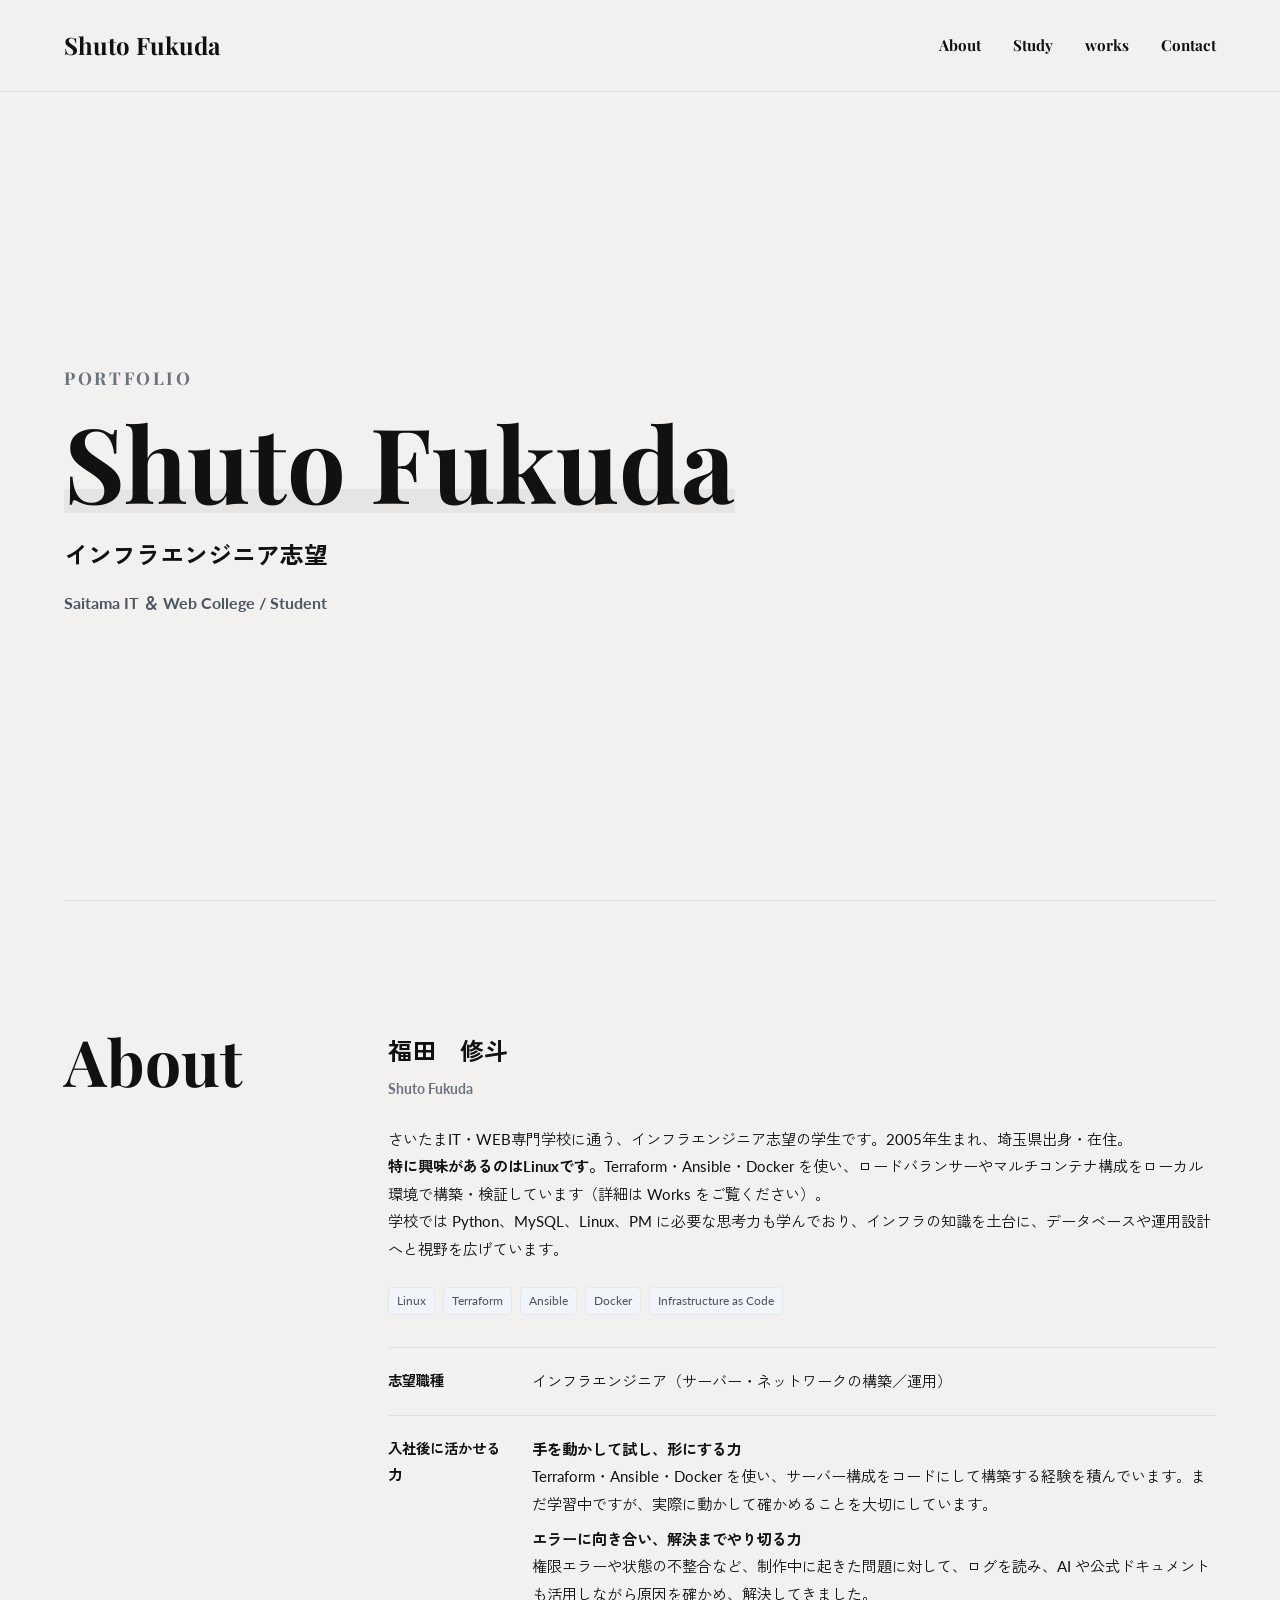
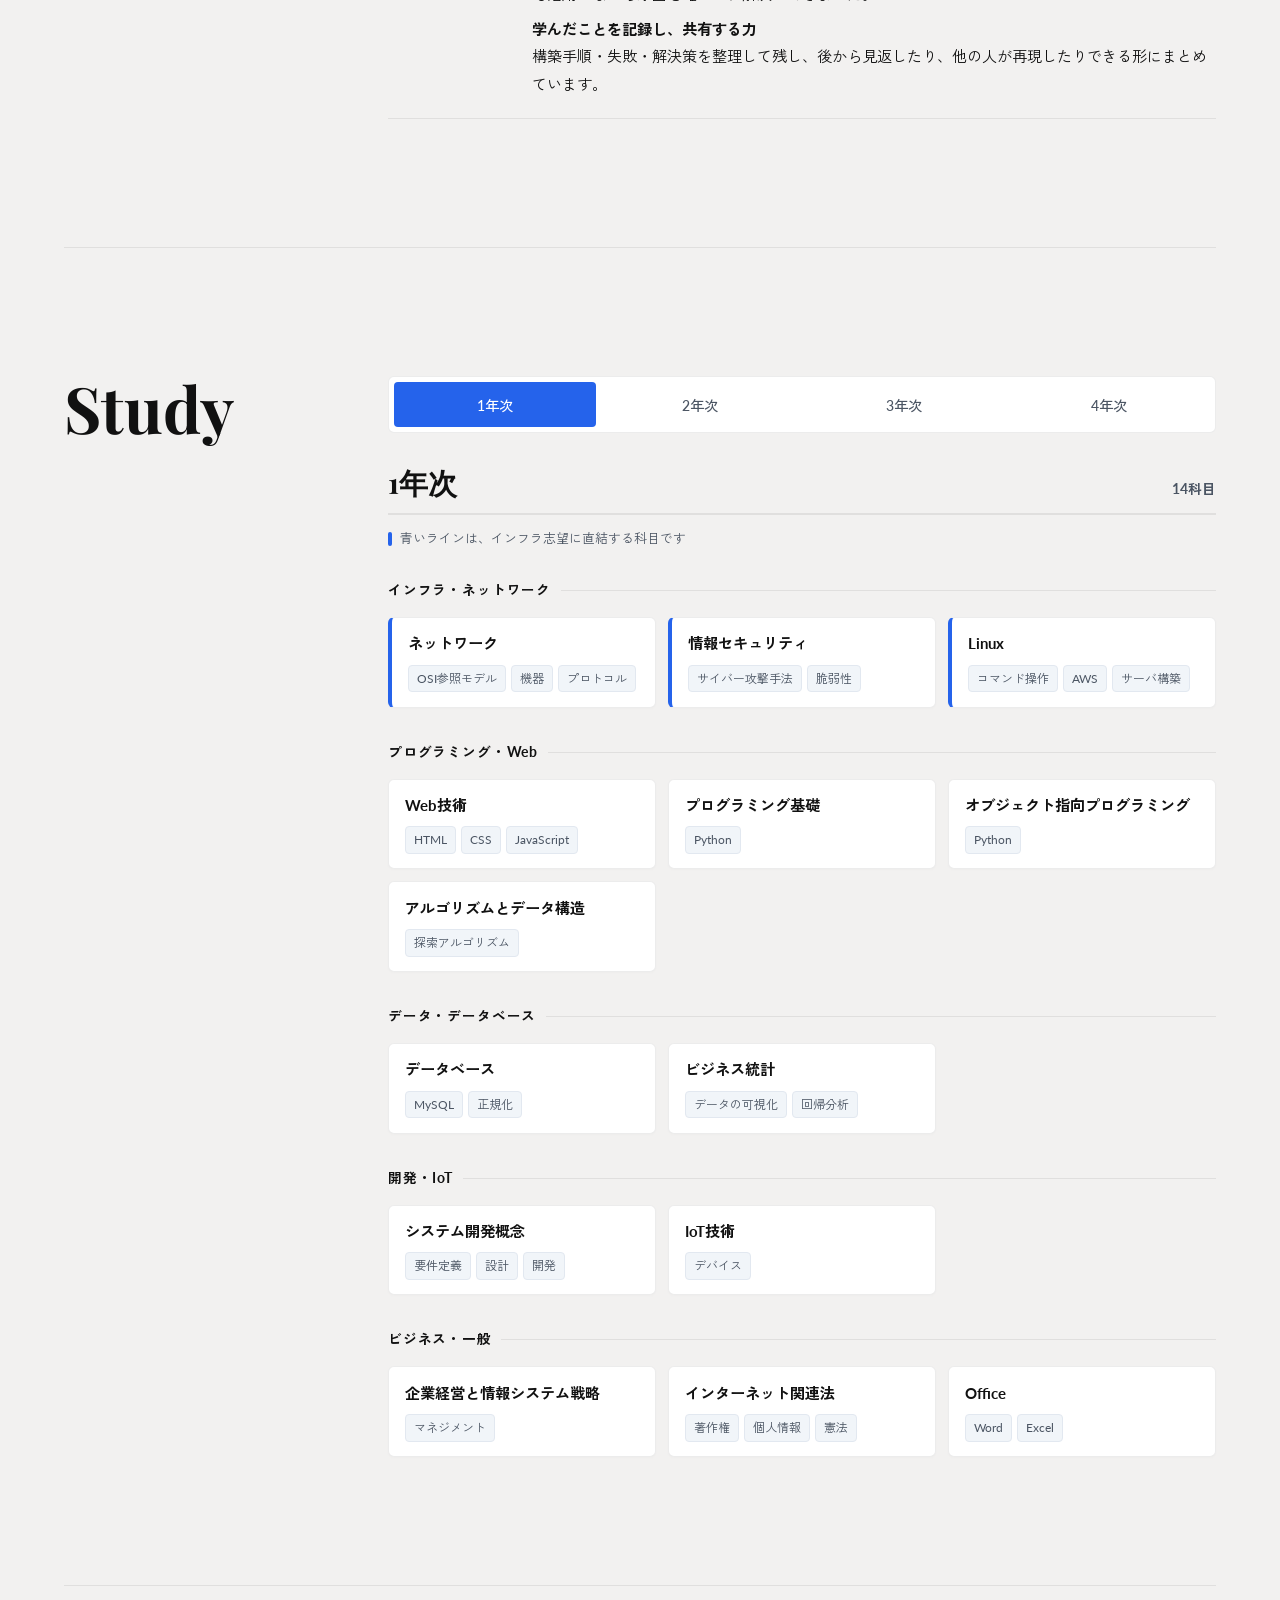
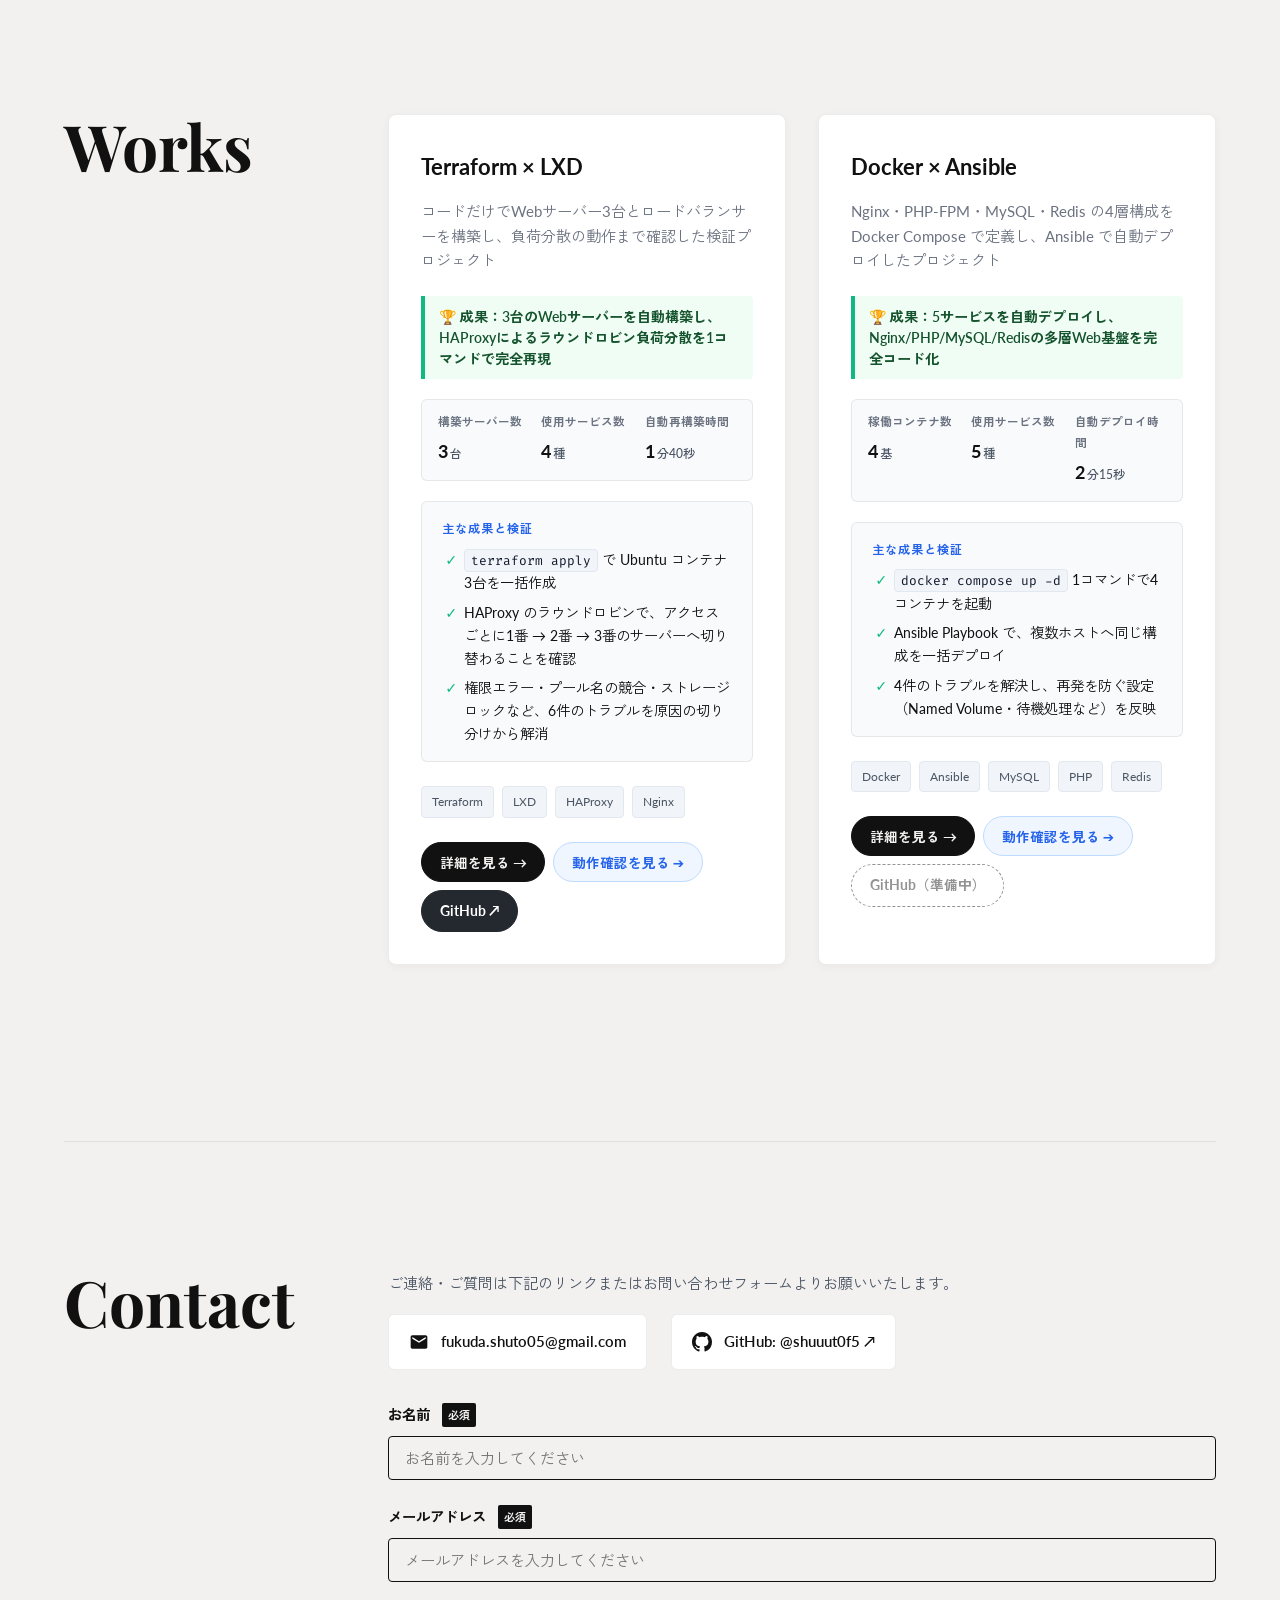
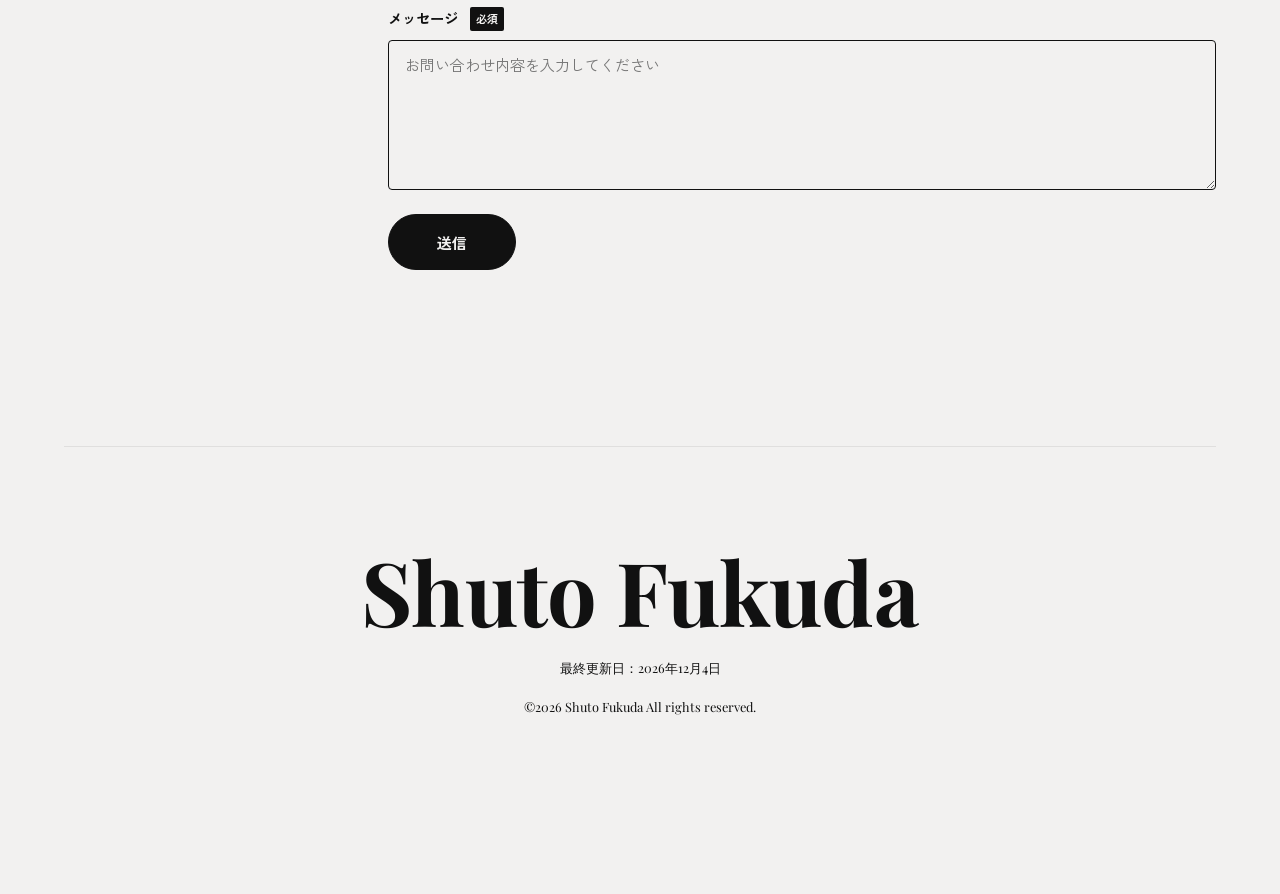
<file: index.html>
<!DOCTYPE html>
<html lang="ja">
<head>
  <!-- Google tag (gtag.js) -->
  <script async src="https://www.googletagmanager.com/gtag/js?id=G-PM5WXGJXQZ"></script>
  <script>
    window.dataLayer = window.dataLayer || [];
    function gtag(){dataLayer.push(arguments);}
    gtag('js', new Date());

    gtag('config', 'G-PM5WXGJXQZ');
  </script>
  <meta charset="UTF-8">
  <meta name="viewport" content="width=device-width, initial-scale=1.0">
  <title>Shuto Fukuda | インフラエンジニア志望 ポートフォリオ</title>
  <meta name="description" content="Terraform、Ansible、Docker、Linuxを活用したインフラ構築の学習成果や制作物を掲載したポートフォリオサイトです。">
  <link rel="canonical" href="https://shuuut0f5.github.io/portfolio24010028/">

  <!-- OGP & Twitter Card (SNS共有用メタタグ) -->
  <meta property="og:title" content="Shuto Fukuda | インフラエンジニア志望 ポートフォリオ">
  <meta property="og:type" content="website">
  <meta property="og:url" content="https://shuuut0f5.github.io/portfolio24010028/">
  <meta property="og:image" content="https://shuuut0f5.github.io/portfolio24010028/images/ogp.png">
  <meta property="og:image:width" content="1200">
  <meta property="og:image:height" content="630">
  <meta property="og:description" content="Terraform、Ansible、Docker、Linuxを活用したインフラ構築の学習成果や制作物を掲載したポートフォリオサイトです。">
  <meta property="og:site_name" content="Shuto Fukuda Portfolio">
  <meta property="og:locale" content="ja_JP">
  <meta name="twitter:card" content="summary_large_image">
  <meta name="twitter:title" content="Shuto Fukuda | インフラエンジニア志望 ポートフォリオ">
  <meta name="twitter:description" content="Terraform、Ansible、Docker、Linuxを活用したインフラ構築の学習成果や制作物を掲載したポートフォリオサイトです。">
  <meta name="twitter:image" content="https://shuuut0f5.github.io/portfolio24010028/images/ogp.png">
  
  <!-- Fonts -->
  <link rel="preconnect" href="https://fonts.googleapis.com">
  <link rel="preconnect" href="https://fonts.gstatic.com" crossorigin>
  <link href="https://fonts.googleapis.com/css2?family=Fira+Code:wght@400;500&family=Playfair+Display:ital,wght@0,600;0,700;1,600;1,700&family=Zen+Kaku+Gothic+New:wght@400;500;700&family=Lato:ital,wght@0,400;0,700;1,400;1,700&display=swap" rel="stylesheet">
  
  <link rel="stylesheet" href="style.css">
</head>
<body>

  <!-- Sticky Header Navigation -->
  <header>
    <div class="header-inner">
      <a href="#home" class="logo">Shuto Fukuda</a>
      <nav>
        <a href="#about">About</a>
        <a href="#study">Study</a>
        <a href="#works">works</a>
        <a href="#contact">Contact</a>
      </nav>
    </div>
  </header>

  <div class="container">
    
    <!-- Hero Section -->
    <section class="hero" id="home">
      <div class="hero-content">
        <p class="hero-label">Portfolio</p>
        <div class="hero-title-wrapper">
          <h1 class="hero-title">Shuto Fukuda</h1>
          <div class="hero-title-bg"></div>
        </div>
        <p class="hero-role">インフラエンジニア志望</p>
        <p class="hero-subtitle">Saitama IT ＆ Web College / Student</p>
      </div>
    </section>

    <!-- About Section -->
    <section class="section-grid" id="about">
      <div class="section-left">
        <h2 class="section-title">About</h2>
      </div>
      <div class="section-right">
        <div class="about-content">
          <div class="about-text">
            <div class="about-name-group">
              <h3 class="about-name">福田　修斗</h3>
              <p class="about-name-eng">Shuto Fukuda</p>
            </div>
            <p class="about-desc">
              さいたまIT・WEB専門学校に通う、インフラエンジニア志望の学生です。2005年生まれ、埼玉県出身・在住。<br>
              <strong>特に興味があるのはLinuxです。</strong>Terraform・Ansible・Docker を使い、ロードバランサーやマルチコンテナ構成をローカル環境で構築・検証しています（詳細は Works をご覧ください）。<br>
              学校では Python、MySQL、Linux、PM に必要な思考力も学んでおり、インフラの知識を土台に、データベースや運用設計へと視野を広げています。
            </p>
            <div class="about-strengths">
              <span class="tech-badge">Linux</span>
              <span class="tech-badge">Terraform</span>
              <span class="tech-badge">Ansible</span>
              <span class="tech-badge">Docker</span>
              <span class="tech-badge">Infrastructure as Code</span>
            </div>

            <dl class="about-points">
              <div class="about-point">
                <dt>志望職種</dt>
                <dd>インフラエンジニア（サーバー・ネットワークの構築／運用）</dd>
              </div>
              <div class="about-point">
                <dt>入社後に活かせる力</dt>
                <dd>
                  <ul>
                    <li><strong>手を動かして試し、形にする力</strong>Terraform・Ansible・Docker を使い、サーバー構成をコードにして構築する経験を積んでいます。まだ学習中ですが、実際に動かして確かめることを大切にしています。</li>
                    <li><strong>エラーに向き合い、解決までやり切る力</strong>権限エラーや状態の不整合など、制作中に起きた問題に対して、ログを読み、AI や公式ドキュメントも活用しながら原因を確かめ、解決してきました。</li>
                    <li><strong>学んだことを記録し、共有する力</strong>構築手順・失敗・解決策を整理して残し、後から見返したり、他の人が再現したりできる形にまとめています。</li>
                  </ul>
                </dd>
              </div>
            </dl>
          </div>
        </div>
      </div>
    </section>

    <!-- Study Section -->
    <section class="section-grid" id="study">
      <div class="section-left">
        <h2 class="section-title">Study</h2>
      </div>
      <div class="section-right">

        <!-- 学年切り替えボタン -->
        <div class="tabs-wrapper">
          <div class="tab-buttons study-tabs">
            <button class="tab-btn active" onclick="switchTab(event, 'study-y1')">1年次</button>
            <button class="tab-btn" onclick="switchTab(event, 'study-y2')">2年次</button>
            <button class="tab-btn" onclick="switchTab(event, 'study-y3')">3年次</button>
            <button class="tab-btn" onclick="switchTab(event, 'study-y4')">4年次</button>
          </div>
        </div>

        <div id="study-y1" class="tab-content active">
          <div class="study-summary">
            <h3>1年次</h3>
            <span class="study-count">14科目</span>
          </div>
          <p class="study-legend">青いラインは、インフラ志望に直結する科目です</p>
          <div class="study-group">
            <h4 class="study-group-title">インフラ・ネットワーク</h4>
            <div class="study-items">
              <div class="study-item infra">
                <span class="study-name">ネットワーク</span>
                <div class="study-tags"><span class="tech-badge">OSI参照モデル</span><span class="tech-badge">機器</span><span class="tech-badge">プロトコル</span></div>
              </div>
              <div class="study-item infra">
                <span class="study-name">情報セキュリティ</span>
                <div class="study-tags"><span class="tech-badge">サイバー攻撃手法</span><span class="tech-badge">脆弱性</span></div>
              </div>
              <div class="study-item infra">
                <span class="study-name">Linux</span>
                <div class="study-tags"><span class="tech-badge">コマンド操作</span><span class="tech-badge">AWS</span><span class="tech-badge">サーバ構築</span></div>
              </div>
            </div>
          </div>
          <div class="study-group">
            <h4 class="study-group-title">プログラミング・Web</h4>
            <div class="study-items">
              <div class="study-item">
                <span class="study-name">Web技術</span>
                <div class="study-tags"><span class="tech-badge">HTML</span><span class="tech-badge">CSS</span><span class="tech-badge">JavaScript</span></div>
              </div>
              <div class="study-item">
                <span class="study-name">プログラミング基礎</span>
                <div class="study-tags"><span class="tech-badge">Python</span></div>
              </div>
              <div class="study-item">
                <span class="study-name">オブジェクト指向プログラミング</span>
                <div class="study-tags"><span class="tech-badge">Python</span></div>
              </div>
              <div class="study-item">
                <span class="study-name">アルゴリズムとデータ構造</span>
                <div class="study-tags"><span class="tech-badge">探索アルゴリズム</span></div>
              </div>
            </div>
          </div>
          <div class="study-group">
            <h4 class="study-group-title">データ・データベース</h4>
            <div class="study-items">
              <div class="study-item">
                <span class="study-name">データベース</span>
                <div class="study-tags"><span class="tech-badge">MySQL</span><span class="tech-badge">正規化</span></div>
              </div>
              <div class="study-item">
                <span class="study-name">ビジネス統計</span>
                <div class="study-tags"><span class="tech-badge">データの可視化</span><span class="tech-badge">回帰分析</span></div>
              </div>
            </div>
          </div>
          <div class="study-group">
            <h4 class="study-group-title">開発・IoT</h4>
            <div class="study-items">
              <div class="study-item">
                <span class="study-name">システム開発概念</span>
                <div class="study-tags"><span class="tech-badge">要件定義</span><span class="tech-badge">設計</span><span class="tech-badge">開発</span></div>
              </div>
              <div class="study-item">
                <span class="study-name">IoT技術</span>
                <div class="study-tags"><span class="tech-badge">デバイス</span></div>
              </div>
            </div>
          </div>
          <div class="study-group">
            <h4 class="study-group-title">ビジネス・一般</h4>
            <div class="study-items">
              <div class="study-item">
                <span class="study-name">企業経営と情報システム戦略</span>
                <div class="study-tags"><span class="tech-badge">マネジメント</span></div>
              </div>
              <div class="study-item">
                <span class="study-name">インターネット関連法</span>
                <div class="study-tags"><span class="tech-badge">著作権</span><span class="tech-badge">個人情報</span><span class="tech-badge">憲法</span></div>
              </div>
              <div class="study-item">
                <span class="study-name">Office</span>
                <div class="study-tags"><span class="tech-badge">Word</span><span class="tech-badge">Excel</span></div>
              </div>
            </div>
          </div>
        </div>

        <div id="study-y2" class="tab-content">
          <div class="study-summary">
            <h3>2年次</h3>
            <span class="study-count">12科目</span>
          </div>
          <p class="study-legend">青いラインは、インフラ志望に直結する科目です</p>
          <div class="study-group">
            <h4 class="study-group-title">クラウド・セキュリティ</h4>
            <div class="study-items">
              <div class="study-item infra">
                <span class="study-name">クラウド開発</span>
                <div class="study-tags"><span class="tech-badge">AWS</span></div>
              </div>
              <div class="study-item infra">
                <span class="study-name">セキュア開発</span>
                <div class="study-tags"><span class="tech-badge">サイバー攻撃</span><span class="tech-badge">対策</span></div>
              </div>
            </div>
          </div>
          <div class="study-group">
            <h4 class="study-group-title">アプリ・IoT開発</h4>
            <div class="study-items">
              <div class="study-item">
                <span class="study-name">Webアプリケーション</span>
                <div class="study-tags"><span class="tech-badge">Node.js</span></div>
              </div>
              <div class="study-item">
                <span class="study-name">WebAPI</span>
                <div class="study-tags"><span class="tech-badge">HTTP</span><span class="tech-badge">API</span></div>
              </div>
              <div class="study-item">
                <span class="study-name">モバイルアプリ開発</span>
                <div class="study-tags"><span class="tech-badge">iOSアプリ</span><span class="tech-badge">Swift</span></div>
              </div>
              <div class="study-item">
                <span class="study-name">IoT開発</span>
                <div class="study-tags"><span class="tech-badge">Raspberry Pi</span></div>
              </div>
              <div class="study-item">
                <span class="study-name">ロボティクス</span>
                <div class="study-tags"><span class="tech-badge">ロボット</span><span class="tech-badge">電子回路</span></div>
              </div>
            </div>
          </div>
          <div class="study-group">
            <h4 class="study-group-title">設計・開発手法</h4>
            <div class="study-items">
              <div class="study-item">
                <span class="study-name">UML</span>
                <div class="study-tags"><span class="tech-badge">ユースケース図</span><span class="tech-badge">クラス図</span><span class="tech-badge">シーケンス図</span></div>
              </div>
              <div class="study-item">
                <span class="study-name">テスト技法</span>
                <div class="study-tags"><span class="tech-badge">draw.io</span></div>
              </div>
              <div class="study-item">
                <span class="study-name">アジャイル開発</span>
                <div class="study-tags"><span class="tech-badge">アジャイル手法</span><span class="tech-badge">スクラム</span></div>
              </div>
            </div>
          </div>
          <div class="study-group">
            <h4 class="study-group-title">自動化・ビジネススキル</h4>
            <div class="study-items">
              <div class="study-item">
                <span class="study-name">RPA</span>
                <div class="study-tags"><span class="tech-badge">Power Automate Desktop</span><span class="tech-badge">自動化</span></div>
              </div>
              <div class="study-item">
                <span class="study-name">コンセプチュアルスキル</span>
                <div class="study-tags"><span class="tech-badge">ロジカルシンキング</span></div>
              </div>
            </div>
          </div>
        </div>

        <div id="study-y3" class="tab-content">
          <div class="study-summary">
            <h3>3年次</h3>
            <span class="study-count">9科目</span>
          </div>
          <div class="study-group">
            <h4 class="study-group-title">プロジェクトマネジメント</h4>
            <div class="study-items">
              <div class="study-item">
                <span class="study-name">プロジェクト管理ツール実習</span>
                <div class="study-tags"><span class="tech-badge">WBS</span></div>
              </div>
              <div class="study-item">
                <span class="study-name">プロジェクトマネジメント概論・各論</span>
                <div class="study-tags"><span class="tech-badge">基礎知識</span><span class="tech-badge">PMBOK</span></div>
              </div>
              <div class="study-item">
                <span class="study-name">プロジェクトマネジメント実践演習</span>
                <div class="study-tags"><span class="tech-badge">ポートフォリオ</span></div>
              </div>
            </div>
          </div>
          <div class="study-group">
            <h4 class="study-group-title">データ・AI</h4>
            <div class="study-items">
              <div class="study-item">
                <span class="study-name">データベース実習</span>
                <div class="study-tags"><span class="tech-badge">論理設計</span><span class="tech-badge">物理設計</span><span class="tech-badge">正規化</span></div>
              </div>
              <div class="study-item">
                <span class="study-name">機械学習と深層学習理論</span>
                <div class="study-tags"><span class="tech-badge">人工知能</span><span class="tech-badge">機械学習</span></div>
              </div>
              <div class="study-item">
                <span class="study-name">データ可視化</span>
                <div class="study-tags"><span class="tech-badge">Google Colab</span></div>
              </div>
            </div>
          </div>
          <div class="study-group">
            <h4 class="study-group-title">チーム開発・実践</h4>
            <div class="study-items">
              <div class="study-item">
                <span class="study-name">開発プロジェクト実習</span>
                <div class="study-tags"><span class="tech-badge">チーム開発</span></div>
              </div>
              <div class="study-item">
                <span class="study-name">企業連携プロジェクト実習</span>
                <div class="study-tags"><span class="tech-badge">チーム開発</span></div>
              </div>
            </div>
          </div>
          <div class="study-group">
            <h4 class="study-group-title">ビジネス創出</h4>
            <div class="study-items">
              <div class="study-item">
                <span class="study-name">ビジネス創出応用</span>
                <div class="study-tags"><span class="tech-badge">KJ法</span><span class="tech-badge">ロジックツリー</span><span class="tech-badge">5WHYs</span></div>
              </div>
            </div>
          </div>
        </div>

        <div id="study-y4" class="tab-content">
          <div class="study-card upcoming">
            <h3>4年次</h3>
            <p class="study-upcoming">これから学習予定です。学習が進み次第、随時追加します。</p>
          </div>
        </div>

      </div>
    </section>

    <!-- Works Section -->
    <section class="section-grid" id="works">
      <div class="section-left">
        <h2 class="section-title">Works</h2>
      </div>
      <div class="section-right">
        
        <!-- Project Cards Grid -->
        <div class="projects-grid">
          
          <!-- Project 1 Card -->
          <div class="project-card" onclick="openModal('modal-project1')">
            <h3 class="project-card-title">Terraform × LXD</h3>
            <p class="project-card-desc">コードだけでWebサーバー3台とロードバランサーを構築し、負荷分散の動作まで確認した検証プロジェクト</p>
            <div class="project-card-highlight">🏆 成果：3台のWebサーバーを自動構築し、HAProxyによるラウンドロビン負荷分散を1コマンドで完全再現</div>
            <div class="card-stats-row">
              <div class="card-stat-item">
                <span class="card-stat-label">構築サーバー数</span>
                <span class="card-stat-val">3<small>台</small></span>
              </div>
              <div class="card-stat-item">
                <span class="card-stat-label">使用サービス数</span>
                <span class="card-stat-val">4<small>種</small></span>
              </div>
              <div class="card-stat-item">
                <span class="card-stat-label">自動再構築時間</span>
                <span class="card-stat-val">1<small>分40秒</small></span>
              </div>
            </div>
            <div class="project-card-outcomes">
              <p class="outcomes-title">主な成果と検証</p>
              <ul>
                <li><span class="inline-code">terraform apply</span> で Ubuntu コンテナ3台を一括作成</li>
                <li>HAProxy のラウンドロビンで、アクセスごとに1番 → 2番 → 3番のサーバーへ切り替わることを確認</li>
                <li>権限エラー・プール名の競合・ストレージロックなど、6件のトラブルを原因の切り分けから解消</li>
              </ul>
            </div>
            <div class="project-card-tech">
              <span class="tech-badge">Terraform</span>
              <span class="tech-badge">LXD</span>
              <span class="tech-badge">HAProxy</span>
              <span class="tech-badge">Nginx</span>
            </div>
            <div class="project-card-actions">
              <button type="button" class="link-btn primary" onclick="event.stopPropagation(); openModal('modal-project1')">詳細を見る →</button>
              <button type="button" class="link-btn btn-verify" onclick="event.stopPropagation(); openModal('modal-project1', 'result1')">動作確認を見る ➔</button>
              <a href="https://github.com/shuuut0F5/portfolio24010028/tree/main/terraform-lxd-auto-env" target="_blank" rel="noopener noreferrer" class="link-btn btn-github" onclick="event.stopPropagation()">GitHub ↗</a>
              <div class="link-buttons" data-project="project1" style="display:none;"></div>
            </div>
          </div>

          <!-- Project 2 Card -->
          <div class="project-card" onclick="openModal('modal-project2')">
            <h3 class="project-card-title">Docker × Ansible</h3>
            <p class="project-card-desc">Nginx・PHP-FPM・MySQL・Redis の4層構成を Docker Compose で定義し、Ansible で自動デプロイしたプロジェクト</p>
            <div class="project-card-highlight">🏆 成果：5サービスを自動デプロイし、Nginx/PHP/MySQL/Redisの多層Web基盤を完全コード化</div>
            <div class="card-stats-row">
              <div class="card-stat-item">
                <span class="card-stat-label">稼働コンテナ数</span>
                <span class="card-stat-val">4<small>基</small></span>
              </div>
              <div class="card-stat-item">
                <span class="card-stat-label">使用サービス数</span>
                <span class="card-stat-val">5<small>種</small></span>
              </div>
              <div class="card-stat-item">
                <span class="card-stat-label">自動デプロイ時間</span>
                <span class="card-stat-val">2<small>分15秒</small></span>
              </div>
            </div>
            <div class="project-card-outcomes">
              <p class="outcomes-title">主な成果と検証</p>
              <ul>
                <li><span class="inline-code">docker compose up -d</span> 1コマンドで4コンテナを起動</li>
                <li>Ansible Playbook で、複数ホストへ同じ構成を一括デプロイ</li>
                <li>4件のトラブルを解決し、再発を防ぐ設定（Named Volume・待機処理など）を反映</li>
              </ul>
            </div>
            <div class="project-card-tech">
              <span class="tech-badge">Docker</span>
              <span class="tech-badge">Ansible</span>
              <span class="tech-badge">MySQL</span>
              <span class="tech-badge">PHP</span>
              <span class="tech-badge">Redis</span>
            </div>
            <div class="project-card-actions">
              <button type="button" class="link-btn primary" onclick="event.stopPropagation(); openModal('modal-project2')">詳細を見る →</button>
              <button type="button" class="link-btn btn-verify" onclick="event.stopPropagation(); openModal('modal-project2', 'result2')">動作確認を見る ➔</button>
              <span class="link-btn disabled" aria-disabled="true" onclick="event.stopPropagation()">GitHub（準備中）</span>
              <div class="link-buttons" data-project="project2" style="display:none;"></div>
            </div>
          </div>

        </div>

      </div>
    </section>

    <!-- Modal 1: Terraform × LXD Project -->
    <div id="modal-project1" class="modal">
      <div class="modal-content">
        <div class="modal-header">
          <h2 class="modal-title">Terraform × LXD による軽量コンテナ環境構築（3台構成 + 負荷分散）</h2>
          <button class="modal-close" onclick="closeModal('modal-project1')" aria-label="閉じて作品一覧に戻る"><span class="x">&times;</span>閉じる</button>
        </div>
        <div class="modal-body">
          
          <div class="works-header">
            <p class="works-project-desc">Terraform と LXD を組み合わせて、軽量コンテナ 3 台（1 / 2 / 3）を自動構築し、HAProxy によるラウンドロビン負荷分散を実装した環境を構築しました。ローカル環境でクラウドのような構成を再現し、IaC・コンテナ仮想化・ネットワーク構成・負荷分散の一連の流れを理解したことを示す作品です。</p>
            <div class="link-bar">
              <button type="button" class="link-btn primary" onclick="scrollToResult('result1')">↓ 動作結果を見る</button>
              <a href="https://github.com/shuuut0F5/portfolio24010028/tree/main/terraform-lxd-auto-env" target="_blank" rel="noopener noreferrer" class="link-btn btn-github">GitHub リポジトリを見る ↗</a>
              <div class="link-buttons" data-project="project1" style="display:none;"></div>
            </div>
          </div>

          <!-- この作品で実現したこと（3行要約） -->
          <div class="realization-box">
            <h3 class="realization-title">📌 この作品で実現したこと</h3>
            <ul class="realization-list">
              <li>Terraform と LXD を連携させ、1コマンド（<span class="inline-code">terraform apply</span>）で3台のUbuntu Webコンテナ（Nginx稼働）を一括自動プロビジョニング。</li>
              <li>HAProxy によるラウンドロビン負荷分散を構成し、クライアントからのアクセスごとに 1番 ➔ 2番 ➔ 3番 サーバーへ均等に切り替わるWebクラスタ環境を実証。</li>
              <li>手動で45分要していた環境構築を、コード化によりわずか1分40秒（約96%短縮）で完全再現できるスクラップ＆ビルド基盤を確立。</li>
            </ul>
          </div>

          <!-- 完成画面・動作検証結果の画像 -->
          <div class="work-hero-image-wrap">
            <img src="images/work1-result.svg" alt="Terraform × LXD 負荷分散とコンテナ稼働ステータスの検証画面" class="work-hero-image">
            <p class="work-image-caption">▲ 実装した負荷分散環境の動作検証画面：LXDコンテナ3台の稼働状態と、curlリクエストが均等に切り替わるラウンドロビン動作結果</p>
          </div>

          <!-- Stats Grid -->
          <div class="stats-grid">
            <div class="stat-card">
              <h3>主要技術</h3>
              <div class="value" style="color: var(--primary);">Terraform / LXD</div>
            </div>
            <div class="stat-card">
              <h3>インフラ規模</h3>
              <div class="value">3 <span style="font-size: 0.9rem; font-weight: 500; color: var(--text-muted-dark);">Web Nodes</span></div>
            </div>
            <div class="stat-card">
              <h3>分散アルゴリズム</h3>
              <div class="value" style="color: var(--accent);">Round Robin</div>
            </div>
            <div class="stat-card">
              <h3>環境</h3>
              <div class="tech-list">
                <span class="tech-badge">Ubuntu（VirtualBox）</span>
                <span class="tech-badge">LXD</span>
                <span class="tech-badge">Terraform</span>
                <span class="tech-badge">HAProxy</span>
                <span class="tech-badge">Nginx</span>
              </div>
            </div>
          </div>

          <!-- 動作結果 -->
          <div class="result-block" id="result1">
            <div class="result-head">
              <h3>動作結果</h3>
              <span class="result-badge">検証済み</span>
            </div>
            <p class="result-lead">ロードバランサー（localhost:8080）にアクセスするたびに、1番 → 2番 → 3番のサーバーへ切り替わります。</p>
            <div class="code-container">
              <button class="copy-btn" onclick="copyCode(this)">Copy</button>
              <pre><code>$ curl http://localhost:8080
おはようございます、1番のサーバーです。
Good morning, this is server 1.
$ curl http://localhost:8080
こんにちは、2番のサーバーです。
Hello, this is server 2.
$ curl http://localhost:8080
こんばんは、3番のサーバーです。
Good evening, this is server 3.</code></pre>
            </div>
            <ul class="check-list result-list">
              <li><strong>構築</strong>：<span class="inline-code">terraform apply</span> で web-1〜web-3 の3コンテナが自動生成された</li>
              <li><strong>分散</strong>：<span class="inline-code">balance roundrobin</span> の設定どおり、アクセスごとに 1 → 2 → 3 と切り替わった</li>
            </ul>
          </div>

          <!-- Tabs -->
          <div class="tabs-wrapper">
            <div class="tab-buttons">
              <button class="tab-btn active" onclick="switchTab(event, 'overview')">概要</button>
              <button class="tab-btn" onclick="switchTab(event, 'timeline')">構築手順</button>
              <button class="tab-btn" onclick="switchTab(event, 'trouble')">トラブルシューティング</button>
              <button class="tab-btn" onclick="switchTab(event, 'results')">実績と学び</button>
            </div>
          </div>

          <!-- Tab 1: Overview -->
          <div id="overview" class="tab-content active">
            <div class="detail-card">
              <h3>プロジェクト概要</h3>
              <p class="lead">ローカル環境でクラウドのような構成を再現し、IaC・コンテナ仮想化・ネットワーク構成・負荷分散の一連の流れを理解しました。</p>
              <ul class="check-list">
                <li><strong>目的</strong>：IaC、コンテナ仮想化、ネットワーク構成、負荷分散の流れを、自分の手で構築して理解する</li>
                <li><strong>やったこと</strong>：Terraform で LXD コンテナ 3 台を自動構築 → Nginx を導入 → Proxy Device でポート公開 → HAProxy で振り分け</li>
                <li><strong>結果</strong>：アクセスごとに 1 番 → 2 番 → 3 番のサーバーへ切り替わることを確認</li>
              </ul>

              <h4 class="sub-heading">自分が担当した内容</h4>
              <ul class="check-list">
                <li><strong>インフラ設計</strong>: LXDコンテナ3台構成、Proxy Deviceによるポートフォワード、HAProxyラウンドロビン負荷分散の全体設計</li>
                <li><strong>IaCコード開発</strong>: Terraform構成定義（HCL）の作成（<span class="inline-code">count</span> によるスケールアウト設計、プロバイダー設定）</li>
                <li><strong>全自動再現環境構築</strong>: Vagrant × Ansible を連携させ、<span class="inline-code">vagrant up</span> 1コマンドで完結する自動プロビジョニング基盤の実装</li>
                <li><strong>トラブル解決</strong>: パーミッション、ストレージ競合、ロック状態、プロファイル依存関係など全6件のエラー切り分けと解消</li>
                <li><strong>動作検証</strong>: curlコマンドおよびWebブラウザを用いたHTTP疎通と負荷分散挙動の定量的テスト</li>
              </ul>

              <h4 class="sub-heading">参考にした資料や技術</h4>
              <ul class="check-list">
                <li><strong>公式ドキュメント</strong>: Terraform Registry (terraform-lxd/lxd Provider Document), Canonical LXD Documentation (Network, Storage, Device Proxy)</li>
                <li><strong>ロードバランサー仕様</strong>: HAProxy Configuration Manual (balance roundrobin, health check)</li>
                <li><strong>専門学校講義</strong>: さいたまIT・WEB専門学校 Linuxサーバー構築演習、ネットワークアーキテクチャ講義</li>
                <li><strong>技術コミュニティ</strong>: GitHubオープンソースリポジトリ、Qiita/ZennのIaCローカル検証事例</li>
              </ul>

              <!-- Dynamic Visual Diagram -->
              <div class="diagram-container">
                <div class="diagram-title">システムネットワーク構成図</div>
                
                <div class="network-vis">
                  <!-- Client -->
                  <div class="node node-client" id="node-client">
                    <div class="title">Client User</div>
                    <div class="desc">HTTP: localhost:8080</div>
                  </div>

                  <!-- Load Balancer -->
                  <div class="node node-lb" id="node-lb">
                    <div class="title">HAProxy (Load Balancer)</div>
                    <div class="desc">Port 8080 ➔ Round Robin</div>
                  </div>

                  <!-- Web Nodes Group -->
                  <div class="web-group">
                    <div class="node node-web" id="node-web1">
                      <div class="title">web-1</div>
                      <div class="desc">Ubuntu 22.04 | Nginx</div>
                      <div class="desc" style="color: var(--primary);">Port 8081 (Proxy)</div>
                    </div>
                    <div class="node node-web" id="node-web2">
                      <div class="title">web-2</div>
                      <div class="desc">Ubuntu 22.04 | Nginx</div>
                      <div class="desc" style="color: var(--primary);">Port 8082 (Proxy)</div>
                    </div>
                    <div class="node node-web" id="node-web3">
                      <div class="title">web-3</div>
                      <div class="desc">Ubuntu 22.04 | Nginx</div>
                      <div class="desc" style="color: var(--primary);">Port 8083 (Proxy)</div>
                    </div>
                  </div>
                </div>

                <!-- SVG connectors with flow effect -->
                <svg class="connector-svg" id="connector-svg">
                  <path id="path-client-lb" class="connection-line" />
                  <path id="path-client-lb-pulse" class="pulse-line" />

                  <path id="path-lb-web1" class="connection-line" />
                  <path id="path-lb-web1-pulse" class="pulse-line" />

                  <path id="path-lb-web2" class="connection-line" />
                  <path id="path-lb-web2-pulse" class="pulse-line" />

                  <path id="path-lb-web3" class="connection-line" />
                  <path id="path-lb-web3-pulse" class="pulse-line" />
                </svg>

                <!-- 構築規模要約 & なぜこの構成にしたか -->
                <div class="architecture-summary-box">
                  <div class="architecture-scale-title">📊 構築規模要約</div>
                  <div class="scale-tags">
                    <span class="scale-tag">物理VM: <strong>1台 (Ubuntu 22.04 LTS)</strong></span>
                    <span class="scale-tag">LXDコンテナ: <strong>3台 (web-1, web-2, web-3)</strong></span>
                    <span class="scale-tag">Webサーバー: <strong>Nginx × 3基</strong></span>
                    <span class="scale-tag">ロードバランサー: <strong>HAProxy 1基 (:8080)</strong></span>
                    <span class="scale-tag">仮想ネットワーク: <strong>lxdbr0 (Bridge + NAT)</strong></span>
                    <span class="scale-tag">ポート転送: <strong>Proxy Device 3系統 (:8081〜:8083)</strong></span>
                  </div>
                  <div class="architecture-rationale">
                    <strong>【なぜこの構成にしたか】</strong> クラウド（AWS）の利用料金を気にせず、短時間で何度でもスクラップ＆ビルドできる学習環境を追求するため、軽量・低負荷なLXDコンテナとHAProxyの組み合わせを採用しました。
                  </div>
                </div>
              </div>
            </div>

            <div class="detail-card">
              <h3>環境（Environment）</h3>
              <div class="table-scroll">
                <table class="trouble-table">
                  <thead><tr><th>技術</th><th>役割</th></tr></thead>
                  <tbody>
                    <tr><td>Ubuntu（VirtualBox）</td><td>実行環境（ホスト OS）</td></tr>
                    <tr><td>LXD</td><td>軽量コンテナ仮想化</td></tr>
                    <tr><td>Terraform</td><td>IaC（コンテナの自動構築）</td></tr>
                    <tr><td>HAProxy</td><td>負荷分散（Round Robin）</td></tr>
                    <tr><td>Nginx</td><td>Web サーバー（各コンテナ内）</td></tr>
                  </tbody>
                </table>
              </div>
            </div>

            <div class="detail-card">
              <h3>工夫と実装ポイント</h3>
              <ul class="check-list">
                <li><strong>無料・高速に作り直せる検証環境</strong>：クラウドではなく LXD の軽量コンテナを採用。起動が速いので、壊して作り直す試行錯誤を何度も繰り返せた</li>
                <li><strong>台数の変更はコード1行</strong>：<span class="inline-code">count = 3</span> の数字を変えるだけで台数を増減できる設計にした<span class="code-ref">vm.tf</span></li>
                <li><strong>作成後すぐ使える状態に</strong>：<span class="inline-code">start_container</span> と <span class="inline-code">wait_for_network</span> を指定し、起動とネットワークの準備まで Terraform に任せた<span class="code-ref">vm.tf</span></li>
                <li><strong>振り分けを実際に確認</strong>：<span class="inline-code">balance roundrobin</span> とヘルスチェック（<span class="inline-code">check</span>）を設定し、番号ごとの挨拶で切り替わりを目で確認できるようにした<span class="code-ref">haproxy.cfg</span></li>
                <li><strong>ロックや依存関係のエラーを解消</strong>：ストレージロック・プロファイル依存・作成中コンテナのロックを解消し、環境を作り直せる状態に戻した<span class="code-ref">トラブルシューティング</span></li>
              </ul>
            </div>

            <div class="detail-card">
              <h3>主要な構成ファイル</h3>
              <p>コードは折りたたんでいます。<span class="hl">ハイライト</span>の行が、上の「工夫と実装ポイント」に対応する部分です。</p>

              <details class="code-details">
                <summary>vm.tf (Terraform) のコードを表示</summary>
                <div class="code-container">
                  <button class="copy-btn" onclick="copyCode(this)">Copy</button>
                  <pre><code>terraform {
  required_providers {
    lxd = {
      source  = "terraform-lxd/lxd"
      version = "1.7.0"
    }
  }
}

provider "lxd" {}

resource "lxd_container" "web" {
<span class="hl">  count = 3</span>
  name  = "web-${count.index + 1}"
  image = "ubuntu:22.04"

  start_container  = true
  wait_for_network = true
}</code></pre>
                </div>
              </details>

              <details class="code-details">
                <summary>haproxy.cfg (HAProxy configuration) のコードを表示</summary>
                <div class="code-container">
                  <button class="copy-btn" onclick="copyCode(this)">Copy</button>
                  <pre><code>frontend http_front
    bind *:8080
    mode http
    default_backend http_back

backend http_back
    mode http
<span class="hl">    balance roundrobin</span>
    server s1 127.0.0.1:8081 check
    server s2 127.0.0.1:8082 check
    server s3 127.0.0.1:8083 check</code></pre>
                </div>
              </details>
            </div>
          </div>

          <!-- Tab 2: Timeline Steps -->
          <div id="timeline" class="tab-content">
            <div class="detail-card">
              <h3>インフラ構築ステップ</h3>
              <p>LXD の導入から、コンテナの自動作成、Nginx の設定、ポート公開、ロードバランサー連携までの主要ステップです。</p>
              
              <!-- GitHub誘導バナー -->
              <div class="github-guide-banner">
                <div class="github-guide-text">
                  <strong>💡 詳細な構築手順・自動化スクリプト・設定コードは GitHub リポジトリで公開しています</strong><br>
                  Vagrant を使った1コマンド完全自動再現環境（<span class="inline-code">vagrant up</span>）の手順書・Playbookも閲覧可能です。
                </div>
                <a href="https://github.com/shuuut0F5/portfolio24010028/tree/main/terraform-lxd-auto-env" target="_blank" rel="noopener noreferrer" class="link-btn btn-github">GitHubで詳細手順を見る ↗</a>
              </div>

              <div class="timeline">
                <!-- Step 1 -->
                <div class="timeline-item success">
                  <div class="timeline-marker"></div>
                  <span class="timeline-badge ok">Success</span>
                  <h3>1. LXD の導入と初期化（ネットワーク・ストレージ構成）</h3>
                  <p>
                    ホストの Ubuntu（VirtualBox）に LXD を導入し、初期化しました。ネットワークとストレージは次の構成です。
                  </p>
                  <details class="code-details">
                    <summary>コマンドを表示</summary>
                    <div class="code-container">
                      <button class="copy-btn" onclick="copyCode(this)">Copy</button>
                      <pre><code>sudo apt update
sudo apt install -y lxd
sudo lxd init</code></pre>
                    </div>
                  </details>
                  <ul class="check-list">
                    <li><strong>ネットワーク</strong>：lxdbr0（bridge）＋ IPv4 NAT</li>
                    <li><strong>ストレージ</strong>：default ストレージ（btrfs）</li>
                    <li><strong>プロファイル</strong>：default プロファイルに root（disk）と eth0（nic）を設定</li>
                  </ul>
                </div>

                <!-- Step 2 -->
                <div class="timeline-item success">
                  <div class="timeline-marker"></div>
                  <span class="timeline-badge ok">Success</span>
                  <h3>2. Terraform によるコンテナ自動構築</h3>
                  <p>
                    <span class="inline-code">vm.tf</span> に <span class="inline-code">count = 3</span> を指定し、<span class="inline-code">terraform apply</span> で web-1 / web-2 / web-3 の 3 台を自動生成しました。
                  </p>
                  <details class="code-details">
                    <summary>コマンドを表示</summary>
                    <div class="code-container">
                      <button class="copy-btn" onclick="copyCode(this)">Copy</button>
                      <pre><code>terraform init
terraform apply</code></pre>
                    </div>
                  </details>
                </div>

                <!-- Step 3 -->
                <div class="timeline-item success">
                  <div class="timeline-marker"></div>
                  <span class="timeline-badge ok">Success</span>
                  <h3>3. Nginx のセットアップ（コンテナ内部）</h3>
                  <p>
                    各コンテナに入り、Web サーバー（Nginx）をインストールしました。
                  </p>
                  <details class="code-details">
                    <summary>コマンドを表示</summary>
                    <div class="code-container">
                      <button class="copy-btn" onclick="copyCode(this)">Copy</button>
                      <pre><code># 例：web-1 コンテナに入ってインストールする
lxc exec web-1 -- bash

# コンテナ内部で実行
sudo apt update
sudo apt install -y nginx</code></pre>
                    </div>
                  </details>
                </div>

                <!-- Step 4 -->
                <div class="timeline-item success">
                  <div class="timeline-marker"></div>
                  <span class="timeline-badge ok">Success</span>
                  <h3>4. 番号ごとに異なる挨拶を設定</h3>
                  <p>
                    どのサーバーにつながったか見分けられるよう、番号ごとに異なる挨拶を表示するよう設定しました。
                  </p>
                  <div class="server-messages">
                    <div class="server-card">
                      <h4>1番サーバー</h4>
                      <p>おはようございます、1番のサーバーです。<br>Good morning, this is server 1.</p>
                    </div>
                    <div class="server-card">
                      <h4>2番サーバー</h4>
                      <p>こんにちは、2番のサーバーです。<br>Hello, this is server 2.</p>
                    </div>
                    <div class="server-card">
                      <h4>3番サーバー</h4>
                      <p>こんばんは、3番のサーバーです。<br>Good evening, this is server 3.</p>
                    </div>
                  </div>
                </div>

                <!-- Step 5 -->
                <div class="timeline-item success">
                  <div class="timeline-marker"></div>
                  <span class="timeline-badge ok">Success</span>
                  <h3>5. LXD Proxy Device によるポート公開</h3>
                  <p>
                    LXD の Proxy Device で、各コンテナの 80 番ポートをホストの別ポートに公開しました。
                  </p>
                  <div class="table-scroll">
                    <table class="trouble-table">
                      <thead><tr><th>コンテナ</th><th>ホスト側ポート</th></tr></thead>
                      <tbody>
                        <tr><td>1番（web-1）</td><td>8081</td></tr>
                        <tr><td>2番（web-2）</td><td>8082</td></tr>
                        <tr><td>3番（web-3）</td><td>8083</td></tr>
                      </tbody>
                    </table>
                  </div>
                  <details class="code-details">
                    <summary>コマンドを表示</summary>
                    <div class="code-container">
                      <button class="copy-btn" onclick="copyCode(this)">Copy</button>
                      <pre><code>lxc config device add web-1 http proxy listen=tcp:0.0.0.0:8081 connect=tcp:127.0.0.1:80
lxc config device add web-2 http proxy listen=tcp:0.0.0.0:8082 connect=tcp:127.0.0.1:80
lxc config device add web-3 http proxy listen=tcp:0.0.0.0:8083 connect=tcp:127.0.0.1:80</code></pre>
                    </div>
                  </details>
                </div>

                <!-- Step 6 -->
                <div class="timeline-item success">
                  <div class="timeline-marker"></div>
                  <span class="timeline-badge ok">Success</span>
                  <h3>6. HAProxy による負荷分散（Round Robin）と動作確認</h3>
                  <p>
                    ホスト側で HAProxy を <span class="inline-code">balance roundrobin</span> で動かし、アクセスごとに 1 → 2 → 3 と切り替わることを確認しました。
                  </p>
                  <details class="code-details">
                    <summary>コマンドを表示</summary>
                    <div class="code-container">
                      <button class="copy-btn" onclick="copyCode(this)">Copy</button>
                      <pre><code>curl http://localhost:8080
# → 1番：おはようございます、1番のサーバーです。
# → 2番：こんにちは、2番のサーバーです。
# → 3番：こんばんは、3番のサーバーです。</code></pre>
                    </div>
                  </details>
                </div>

              </div>

              <!-- GitHub誘導フッターバナー -->
              <div class="github-guide-banner" style="margin-top: 2rem;">
                <div class="github-guide-text">
                  <strong>📁 各ステップのコマンド実行履歴やTerraform設定ファイルの完全版はリポジトリをご確認ください</strong>
                </div>
                <a href="https://github.com/shuuut0F5/portfolio24010028/tree/main/terraform-lxd-auto-env" target="_blank" rel="noopener noreferrer" class="link-btn btn-github">GitHub リポジトリへ ↗</a>
              </div>
            </div>
          </div>

          <!-- Tab 3: Troubleshooting -->
          <div id="trouble" class="tab-content">
            <div class="detail-card">
              <h3>直面した問題と解決（トラブルシューティング）</h3>
              <p>構築中に起きた6件の問題を、「事象 → 原因 → 解決 → 学び」の順に整理しています。クリックすると詳細が開きます。</p>

              <div class="trouble-summary">
                <p class="trouble-summary-title">問題解決の進め方（共通）</p>
                <ol>
                  <li>エラーメッセージを読み、どの部分が何を拒否・失敗したのかを確認する</li>
                  <li>ログや状態（権限・ストレージ・プロファイル・コンテナなど）を調べて、原因を1つに絞る</li>
                  <li>最小限の修正で解決し、再発を防ぐ手順を残す</li>
                </ol>
                <div class="table-scroll">
                  <table class="trouble-table">
                    <thead><tr><th>#</th><th>問題</th><th>原因の種類</th><th>身についた力</th></tr></thead>
                    <tbody>
                      <tr><td>1</td><td>VirtualBox プロバイダーが見つからない</td><td>前提の確認不足</td><td>手段に固執せず、目的に合う方法へ切り替える判断力</td></tr>
                      <tr><td>2</td><td>LXD ソケットで Permission Denied</td><td>権限（グループ未所属）</td><td>エラー文から原因を特定する力</td></tr>
                      <tr><td>3</td><td>ストレージプール名の競合</td><td>過去環境の残骸</td><td>既存リソースを先に確認する習慣</td></tr>
                      <tr><td>4</td><td>ストレージのロック</td><td>ストレージが使用中・未解放</td><td>ロックの原因を絞り込む力</td></tr>
                      <tr><td>5</td><td>プロファイルの依存関係</td><td>プロファイルを利用中のコンテナが存在</td><td>依存関係を踏まえた作業順の判断</td></tr>
                      <tr><td>6</td><td>作成中コンテナのロック</td><td>作成処理の中断によるロックの残り</td><td>失敗後の状態確認と復旧</td></tr>
                    </tbody>
                  </table>
                </div>
              </div>

              <div class="accordion">
                <div class="accordion-header" onclick="toggleAccordion(this)">
                  <div class="error-title">
                    <span class="error-badge">VirtualBox</span>
                    <span>1. VirtualBoxプロバイダーの取得失敗 (未登録)</span>
                  </div>
                  <span class="accordion-icon">+</span>
                </div>
                <div class="accordion-body">
                  <div class="accordion-content">
                    <ul class="trouble-case-list">
                      <li><span class="trouble-label-badge issue">問題</span> 当初、仮想マシンの制御にVirtualBoxを使用しようと試み、Terraform設定に書き加えたが、<span class="inline-code">terraform init</span> 時にプロバイダーが見つからないエラーとなった。</li>
                      <li><span class="trouble-label-badge cause">原因</span> VirtualBox用のTerraformプロバイダー（<span class="inline-code">hashicorp/virtualbox</span>）は公式レジストリに存在しないため。</li>
                      <li><span class="trouble-label-badge solution">解決</span> インフラの検証を円滑に進めるため、VirtualBoxでの実行を中止し、<strong>LXDによるシステムコンテナベースの検証へ方針変更</strong>。LXDはTerraformの公式・コミュニティプロバイダーが安定して提供されており、動作も非常に高速であるため、よりモダンで再現性の高い構成へと昇華できた。</li>
                      <li><span class="trouble-label-badge lesson">学び</span> 使うツールを決める前に公式レジストリの提供状況を確認する習慣を習得。手段に固執せず「IaCを検証する」という目的に沿って柔軟にアプローチを切り替える判断力を養えた。</li>
                    </ul>
                  </div>
                </div>
              </div>

              <div class="accordion">
                <div class="accordion-header" onclick="toggleAccordion(this)">
                  <div class="error-title">
                    <span class="error-badge">LXD UNIX Socket</span>
                    <span>2. LXDソケットへの通信権限エラー (Permission Denied)</span>
                  </div>
                  <span class="accordion-icon">+</span>
                </div>
                <div class="accordion-body">
                  <div class="accordion-content">
                    <ul class="trouble-case-list">
                      <li><span class="trouble-label-badge issue">問題</span> <span class="inline-code">terraform apply</span> 実行時、LXDデーモンと通信するUNIXソケットに対し接続拒否エラー（<code style="color: var(--danger); font-size: 0.85rem; font-family: var(--font-mono);">dial unix /var/snap/lxd/common/lxd/unix.socket: connect: permission denied</code>）が発生。</li>
                      <li><span class="trouble-label-badge cause">原因</span> Terraformを実行している一般ユーザー（<span class="inline-code">siwuser</span>）が、LXDの操作に必要な <span class="inline-code">lxd</span> ユーザーグループに所属していなかったため。</li>
                      <li><span class="trouble-label-badge solution">解決</span> <span class="inline-code">sudo usermod -aG lxd siwuser</span> でユーザーをLXDグループに追加し、セッション再接続（ホスト再起動）でグループ設定を適用。</li>
                      <li><span class="trouble-label-badge lesson">学び</span> エラー文の permission denied とソケットのパスから「デーモンへの権限不足」を的確に特定。Linux環境における実行ユーザーのグループ権限確認の重要性を体得。</li>
                    </ul>
                  </div>
                </div>
              </div>

              <div class="accordion">
                <div class="accordion-header" onclick="toggleAccordion(this)">
                  <div class="error-title">
                    <span class="error-badge">LXD Storage</span>
                    <span>3. ストレージプールの作成競合</span>
                  </div>
                  <span class="accordion-icon">+</span>
                </div>
                <div class="accordion-body">
                  <div class="accordion-content">
                    <ul class="trouble-case-list">
                      <li><span class="trouble-label-badge issue">問題</span> <span class="inline-code">lxd init</span> 実行時、ストレージプールが重複しているという警告（<code style="color: var(--danger); font-size: 0.85rem; font-family: var(--font-mono);">The requested storage pool "default" already exists.</code>）が発生。</li>
                      <li><span class="trouble-label-badge cause">原因</span> 過去に初期化したLXD環境の残骸により、デフォルトプール名 <span class="inline-code">default</span> がシステム内で利用中だった。</li>
                      <li><span class="trouble-label-badge solution">解決</span> 初期化プロンプトに従い、未使用の新しいプール名（<span class="inline-code">default2</span>）を指定して設定をバイパスし、無事に初期化を完了。</li>
                      <li><span class="trouble-label-badge lesson">学び</span> 「過去環境の残骸が残っていないか」を初期化前に確認する習慣がついた。既存リソースの状態把握が安定稼働の前提であると理解。</li>
                    </ul>
                  </div>
                </div>
              </div>

              <div class="accordion">
                <div class="accordion-header" onclick="toggleAccordion(this)">
                  <div class="error-title">
                    <span class="error-badge">LXD Storage</span>
                    <span>4. ストレージのロック</span>
                  </div>
                  <span class="accordion-icon">+</span>
                </div>
                <div class="accordion-body">
                  <div class="accordion-content">
                    <ul class="trouble-case-list">
                      <li><span class="trouble-label-badge issue">問題</span> LXD のストレージ（default / btrfs）が使用中・ロック状態になり、コンテナの作成や削除などの操作が進まなくなった。</li>
                      <li><span class="trouble-label-badge cause">原因</span> ストレージを使用しているプロセスやバックグラウンド処理が残っており、リソースが正常に解放されていなかった。</li>
                      <li><span class="trouble-label-badge solution">解決</span> ロックの原因になっている処理・依存リソースを確認して解放し、あらためて Terraform でコンテナを作成。</li>
                      <li><span class="trouble-label-badge lesson">学び</span> LXD ではストレージ・プロファイル・コンテナが密接に連動している。「何がストレージを掴んでいるか」をプロセス・リソース単位で調べる切り分け力を習得。</li>
                    </ul>
                  </div>
                </div>
              </div>

              <div class="accordion">
                <div class="accordion-header" onclick="toggleAccordion(this)">
                  <div class="error-title">
                    <span class="error-badge">LXD Profile</span>
                    <span>5. プロファイルの依存関係</span>
                  </div>
                  <span class="accordion-icon">+</span>
                </div>
                <div class="accordion-body">
                  <div class="accordion-content">
                    <ul class="trouble-case-list">
                      <li><span class="trouble-label-badge issue">問題</span> プロファイルを変更・削除しようとして依存関係エラーでブロックされた。</li>
                      <li><span class="trouble-label-badge cause">原因</span> default プロファイル（root disk, eth0 nic）をコンテナが参照している状態では、プロファイル単体での変更・削除ができない制約による。</li>
                      <li><span class="trouble-label-badge solution">解決</span> プロファイルに依存しているコンテナを先に停止・整理してから、プロファイル側の設定を変更。</li>
                      <li><span class="trouble-label-badge lesson">学び</span> 「作るときはプロファイル → コンテナ、消すときはコンテナ → プロファイル」という依存関係の順序性を意識した安全な作業手順を確立。</li>
                    </ul>
                  </div>
                </div>
              </div>

              <div class="accordion">
                <div class="accordion-header" onclick="toggleAccordion(this)">
                  <div class="error-title">
                    <span class="error-badge">LXD Instance</span>
                    <span>6. 作成中コンテナのロック解除</span>
                  </div>
                  <span class="accordion-icon">+</span>
                </div>
                <div class="accordion-body">
                  <div class="accordion-content">
                    <ul class="trouble-case-list">
                      <li><span class="trouble-label-badge issue">問題</span> コンテナが「作成中」ステータスのまま固まり、他の操作を受け付けなくなった。</li>
                      <li><span class="trouble-label-badge cause">原因</span> ネットワーク切断や作成処理の中断により、インスタンスの排他ロックファイルが残存してしまったため。</li>
                      <li><span class="trouble-label-badge solution">解決</span> <span class="inline-code">lxc</span> コマンドで強制停止・ロックを安全に解除し、状態を整合させてから Terraform で再プロビジョニングを実行。</li>
                      <li><span class="trouble-label-badge lesson">学び</span> 失敗時はすぐ再実行せず、<span class="inline-code">lxc list</span> で状態を確認しクリーンアップしてから次の操作に進む運用規律を確立。</li>
                    </ul>
                  </div>
                </div>
              </div>

            </div>
          </div>

          <!-- Tab 4: Results & Learnings -->
          <div id="results" class="tab-content">
            <div class="detail-card">
              <h3>成果サマリー（定量的実績）</h3>
              <div class="metrics-grid">
                <div class="metric"><div class="metric-num">3<small>台</small></div><div class="metric-label">Web コンテナを <span class="inline-code">count = 3</span> で自動生成</div></div>
                <div class="metric"><div class="metric-num">1<small>分</small>40<small>秒</small></div><div class="metric-label">環境再構築時間（手動45分から96%削減）</div></div>
                <div class="metric"><div class="metric-num">100<small>回</small></div><div class="metric-label">curl連続検証で均等循環率100%を確認</div></div>
                <div class="metric"><div class="metric-num">6<small>件</small></div><div class="metric-label">トラブルを原因特定から恒久対策まで解消</div></div>
              </div>
              <h4 style="font-size: 0.95rem; margin-bottom: 0.75rem;">Before / After（手作業 → コード化）</h4>
              <div class="table-scroll">
                <table class="trouble-table compare-table">
                  <thead><tr><th>項目</th><th>Before（手作業）</th><th>After（Terraform + LXD）</th></tr></thead>
                  <tbody>
                    <tr><td>環境の作成</td><td>サーバーを手順書どおり1台ずつ手動構築（約45分）</td><td>terraform apply で3台を一括自動生成（実測1分40秒）</td></tr>
                    <tr><td>台数の変更</td><td>作業を台数分くり返す（追加に10〜15分）</td><td>count の数値を変えて apply するだけ（数秒）</td></tr>
                    <tr><td>作り直し</td><td>過去の手順を思い出しながら再構築（ミス頻発）</td><td>コードから全く同じクリーン環境を100%完全再現</td></tr>
                    <tr><td>変更内容の把握</td><td>作業者の記憶・属人的なメモに頼る</td><td>Git と HCL コードの差分で客観的に確認・追跡可能</td></tr>
                  </tbody>
                </table>
              </div>
            </div>

            <div class="detail-card">
              <h3>学び</h3>
              
              <div style="margin-bottom: 2rem;">
                <h4 style="color: var(--text-main); margin-bottom: 0.5rem;">1. 手作業インフラ構築から、再現性の高いIaCへ（環境再構築時間の実測）</h4>
                <p>
                  物理環境の構築・設定を手動で行う従来の手法から脱却し、インフラを「コード（HCL）」で宣言的に定義する強みを体得しました。<br>
                  <strong>【環境再構築時間の実測比較】</strong> 手動構築ではOSセットアップ、3台のコンテナ作成、Nginxインストール、Proxy設定、HAProxy設定に <strong>約45分</strong> 要していましたが、Terraformコード化後は <span class="inline-code">terraform apply</span> 実行から完了まで <strong>実測 1分40秒</strong> で全環境が稼働状態へ立ち上がることを確認しました（約96%の工数削減）。設定ミスによる手戻りもゼロとなり、開発環境のスクラップ＆ビルドが劇的に容易になりました。
                </p>
              </div>

              <div style="margin-bottom: 2rem;">
                <h4 style="color: var(--text-main); margin-bottom: 0.5rem;">2. スケールアウトの概念理解</h4>
                <p>
                  Terraformのメタ引数である <span class="inline-code">count</span> を変更するだけで、1台のWebサーバーから3台、あるいはそれ以上へと瞬時にスケールアウトできる設計方法を学びました。これはAWS等のAuto Scalingや冗長化の根本原理を掴むのに大きく貢献しました。
                </p>
              </div>

              <div style="margin-bottom: 2rem;">
                <h4 style="color: var(--text-main); margin-bottom: 0.5rem;">3. ネットワークトラフィック制御とポート設計</h4>
                <p>
                  LXDのプロキシ設定を通じ、仮想内部ネットワークと外部ホストの通信経路を設計しました。また、ロードバランサー（HAProxy）によるレイヤー4/7の中継処理と、クライアントからのリクエストが均等に分散されていくラウンドロビンの動向を検証レベルで実証しました。
                </p>
              </div>

              <div style="margin-bottom: 2rem;">
                <h4 style="color: var(--text-main); margin-bottom: 0.5rem;">4. LXDの構成と依存関係の理解</h4>
                <p>
                  lxdbr0（bridge）＋ IPv4 NAT、default ストレージ（btrfs）、default プロファイルの root（disk）と eth0（nic）といった LXD の基本構成を理解しました。ストレージのロックやプロファイルの依存関係、作成中コンテナのロックなどのトラブルを通じて、リソース同士の依存関係を意識して操作する大切さを学びました。
                </p>
              </div>

              <div>
                <h4 style="color: var(--text-main); margin-bottom: 0.5rem;">5. プロジェクト達成による技術スキル成長</h4>
                <ul class="check-list">
                  <li><strong>インフラコード化能力</strong>: Terraformを用いた宣言的コード開発スキルの獲得</li>
                  <li><strong>コンテナ仮想化スキル</strong>: LXD/LXCの制御、ネットワークおよびボリューム設計の知識</li>
                  <li><strong>ロードバランシング設計</strong>: HAProxyを用いたリバースプロキシおよび負荷分散構成能力</li>
                  <li><strong>LXD構成の理解</strong>: ネットワーク（lxdbr0）・ストレージ（btrfs）・プロファイルの依存関係を踏まえた操作</li>
                  <li><strong>トラブル解決能力</strong>: エラーログ（権限、プール名、ロック、依存関係）からの正確な原因特定と解決スキルの習得</li>
                </ul>
              </div>
            </div>

          </div>

        </div>
      </div>
    </div>

    <!-- Modal 2: Docker Compose × Ansible Project -->
    <div id="modal-project2" class="modal">
      <div class="modal-content">
        <div class="modal-header">
          <h2 class="modal-title">Docker Compose × Ansible サーバー構成自動化</h2>
          <button class="modal-close" onclick="closeModal('modal-project2')" aria-label="閉じて作品一覧に戻る"><span class="x">&times;</span>閉じる</button>
        </div>
        <div class="modal-body">
          
          <div class="works-header">
            <p class="works-project-desc">Nginx・PHP-FPM・MySQL・Redis の4層構成を Docker Compose で定義し、Ansible で自動デプロイしたプロジェクトです。</p>
            <div class="link-bar">
              <button type="button" class="link-btn primary" onclick="scrollToResult('result2')">↓ 動作結果を見る</button>
              <span class="link-btn disabled" aria-disabled="true">GitHub（準備中）</span>
              <div class="link-buttons" data-project="project2" style="display:none;"></div>
            </div>
          </div>

          <!-- この作品で実現したこと（3行要約） -->
          <div class="realization-box">
            <h3 class="realization-title">📌 この作品で実現したこと</h3>
            <ul class="realization-list">
              <li>Nginx・PHP-FPM・MySQL・Redis の4層Webスタックを Docker Compose でコード定義し、マルチコンテナ環境を迅速に起動。</li>
              <li>Ansible Playbook により、Docker環境導入から設定ファイル配布・コンテナ起動・HTTP 200ヘルスチェックまで全自動デプロイを実現。</li>
              <li>Named Volume によるDB永続化や wait-for-it による起動順序制御を組み込み、複数ホストへ均一に展開できる高信頼な基盤を構築。</li>
            </ul>
          </div>

          <!-- 完成画面・動作検証結果の画像 -->
          <div class="work-hero-image-wrap">
            <img src="images/work2-result.svg" alt="Docker × Ansible 自動デプロイとマルチコンテナ稼働ステータスの検証画面" class="work-hero-image">
            <p class="work-image-caption">▲ 自動デプロイの動作検証画面：Ansible Playbook による複数ホスト一括適用結果と、Docker Compose 4層コンテナの稼働・ヘルスチェックOK応答</p>
          </div>

          <!-- Stats Grid -->
          <div class="stats-grid">
            <div class="stat-card">
              <h3>主要技術</h3>
              <div class="value" style="color: var(--primary);">Docker / Ansible</div>
            </div>
            <div class="stat-card">
              <h3>構成ノード数</h3>
              <div class="value">4 <span style="font-size: 0.9rem; font-weight: 500; color: var(--text-muted-dark);">Services</span></div>
            </div>
            <div class="stat-card">
              <h3>構成管理</h3>
              <div class="value" style="color: var(--accent);">IaC</div>
            </div>
            <div class="stat-card">
              <h3>検証済みスタック</h3>
              <div class="tech-list">
                <span class="tech-badge">Docker</span>
                <span class="tech-badge">Ansible</span>
                <span class="tech-badge">Nginx</span>
                <span class="tech-badge">MySQL</span>
                <span class="tech-badge">PHP</span>
                <span class="tech-badge">Redis</span>
              </div>
            </div>
          </div>

          <!-- 動作結果 -->
          <div class="result-block" id="result2">
            <div class="result-head">
              <h3>動作結果</h3>
              <span class="result-badge">検証済み</span>
            </div>
            <p class="result-lead">コンテナの起動から、Ansible による複数ホストへの自動デプロイ、<span class="inline-code">/health</span> の自動チェックまでを確認しました。</p>
            <div class="code-container">
              <button class="copy-btn" onclick="copyCode(this)">Copy</button>
              <pre><code># 確認に使ったコマンド
docker-compose up -d                          # 4コンテナを起動
docker-compose ps                             # 各サービスの状態を確認
curl http://localhost:80                      # Nginx → PHP-FPM の応答を確認
ansible-playbook -i inventory.ini site.yml    # 複数ホストへ一括デプロイ</code></pre>
            </div>
            <ul class="check-list result-list">
              <li><strong>起動</strong>：Nginx・PHP-FPM・MySQL・Redis の4サービスが Compose で起動した</li>
              <li><strong>自動チェック</strong>：Playbook の <span class="inline-code">uri</span> モジュールで、<span class="inline-code">/health</span> が HTTP 200 を返すことを検証した</li>
              <li><strong>永続化</strong>：コンテナを再起動しても、MySQL のデータが保持されることを確認した</li>
            </ul>
          </div>

          <!-- Tabs -->
          <div class="tabs-wrapper">
            <div class="tab-buttons">
              <button class="tab-btn active" onclick="switchTab(event, 'overview2')">概要</button>
              <button class="tab-btn" onclick="switchTab(event, 'timeline2')">構築手順</button>
              <button class="tab-btn" onclick="switchTab(event, 'trouble2')">トラブルシューティング</button>
              <button class="tab-btn" onclick="switchTab(event, 'results2')">実績と学び</button>
            </div>
          </div>

          <!-- Tab 1: Overview -->
          <div id="overview2" class="tab-content active">
            <div class="detail-card">
              <h3>プロジェクト概要</h3>
              <p class="lead">Docker Compose で Web・アプリ・DB・キャッシュの4層を定義し、Ansible で複数ホストへ自動デプロイするところまでを、ローカルで再現しました。</p>
              <ul class="check-list">
                <li><strong>目的</strong>：本番に近い構成を、誰がやっても同じ手順で再現できる形にする</li>
                <li><strong>やったこと</strong>：Compose で4コンテナを定義 → Ansible の Playbook で Docker の導入・ファイル配置・起動・ヘルスチェックまで自動化</li>
                <li><strong>結果</strong>：<span class="inline-code">docker compose up -d</span> と <span class="inline-code">ansible-playbook</span> の2つのコマンドで構成を再現</li>
                <li><strong>補足</strong>：この作品は負荷分散ではなく、役割ごとにコンテナを分ける「多層構成」とデプロイ自動化が主題です（負荷分散は Terraform × LXD の作品で実装）</li>
              </ul>

              <h4 class="sub-heading">自分が担当した内容</h4>
              <ul class="check-list">
                <li><strong>多層アーキテクチャ設計</strong>: Web(Nginx)・AP(PHP-FPM)・DB(MySQL)・Cache(Redis)の分離設計とコンテナ間ネットワーク定義</li>
                <li><strong>Docker構成構築</strong>: Dockerfile（PHP Redis拡張機能ビルド）および docker-compose.yml によるサービス連携・ボリューム永続化設定</li>
                <li><strong>Ansible自動化設計</strong>: インベントリ設計、パッケージ導入・構成配布・サービス起動・HTTP疎通確認の全タスクPlaybook実装</li>
                <li><strong>障害対策と改善</strong>: コンテナ間の起動待機（wait-for-itスクリプト）、SSH鍵認証設定、ファイルパーミッション厳格化</li>
                <li><strong>統合動作検証</strong>: 複数ホストへの一括デプロイ実行、DBデータ永続化検証、ヘルスチェックエンドポイント（/health）疎通確認</li>
              </ul>

              <h4 class="sub-heading">参考にした資料や技術</h4>
              <ul class="check-list">
                <li><strong>公式ドキュメント</strong>: Docker Docs (Compose file specification, Networking in Compose), Ansible Documentation (apt, copy, shell, wait_for, uri)</li>
                <li><strong>ミドルウェア公式仕様</strong>: Nginx Reverse Proxy guide, MySQL 8.0 Reference Manual, Redis Documentation</li>
                <li><strong>専門学校講義</strong>: さいたまIT・WEB専門学校 Webアプリケーション運用設計、クラウド・データベース演習</li>
                <li><strong>ベストプラクティス</strong>: 12-Factor App 設計原則、Ansible ガイドライン</li>
              </ul>

              <!-- Dynamic Visual Diagram -->
              <div class="diagram-container">
                <div class="diagram-title">マルチコンテナアーキテクチャ構成図</div>
                
                <div class="network-vis">
                  <!-- Client -->
                  <div class="node node-client" id="node-client2">
                    <div class="title">Client Browser</div>
                    <div class="desc">HTTP: localhost:80</div>
                  </div>

                  <!-- Nginx Reverse Proxy -->
                  <div class="node node-lb" id="node-nginx2">
                    <div class="title">Nginx (Reverse Proxy)</div>
                    <div class="desc">Port 80 ➔ FastCGI で PHP-FPM へ中継</div>
                  </div>

                  <!-- Application Server -->
                  <div class="node node-web" id="node-php2">
                    <div class="title">PHP-FPM</div>
                    <div class="desc">Container | Port 9000</div>
                    <div class="desc" style="color: var(--primary);">Application Server</div>
                  </div>

                  <!-- Data Services Group -->
                  <div class="web-group">
                    <div class="node node-web" id="node-mysql2">
                      <div class="title">MySQL</div>
                      <div class="desc">Container | Port 3306</div>
                      <div class="desc" style="color: var(--primary);">Database</div>
                    </div>
                    <div class="node node-web" id="node-redis2">
                      <div class="title">Redis</div>
                      <div class="desc">Container | Port 6379</div>
                      <div class="desc" style="color: var(--primary);">Cache Layer</div>
                    </div>
                  </div>
                </div>

                <!-- SVG connectors -->
                <svg class="connector-svg" id="connector-svg2">
                  <path id="path-client-nginx2" class="connection-line" />
                  <path id="path-client-nginx2-pulse" class="pulse-line" />

                  <path id="path-nginx-php2" class="connection-line" />
                  <path id="path-nginx-php2-pulse" class="pulse-line" />

                  <path id="path-php-mysql2" class="connection-line" />
                  <path id="path-php-mysql2-pulse" class="pulse-line" />

                  <path id="path-php-redis2" class="connection-line" />
                  <path id="path-php-redis2-pulse" class="pulse-line" />
                </svg>

                <!-- 構築規模要約 & なぜこの構成にしたか -->
                <div class="architecture-summary-box">
                  <div class="architecture-scale-title">📊 構築規模要約</div>
                  <div class="scale-tags">
                    <span class="scale-tag">稼働コンテナ: <strong>4基 (Nginx, PHP-FPM, MySQL, Redis)</strong></span>
                    <span class="scale-tag">提供サービス: <strong>5サービス (Web, AP, DB, Cache, IaC)</strong></span>
                    <span class="scale-tag">ブリッジネットワーク: <strong>1系統 (app-network)</strong></span>
                    <span class="scale-tag">永続ボリューム: <strong>1系統 (mysql_data: Named Volume)</strong></span>
                    <span class="scale-tag">自動化対象ホスト: <strong>複数ホスト (2台並列検証済み)</strong></span>
                  </div>
                  <div class="architecture-rationale">
                    <strong>【なぜこの構成にしたか】</strong> 実務で標準的なWeb多層アーキテクチャの責務分離を体得し、環境差異をなくして複数サーバーへ同一構成を即座にデプロイできる運用の自動化を実証するため、Docker ComposeとAnsibleを組み合わせました。
                  </div>
                </div>

                <p class="diagram-note">※ この構成は負荷分散ではなく、役割ごとにコンテナを分けた多層構成です。Nginx はリクエストを PHP-FPM へ中継（リバースプロキシ）し、PHP が MySQL（データ）と Redis（キャッシュ）にアクセスします。ラウンドロビンによる負荷分散は、Terraform × LXD の作品で実装しています。</p>
              </div>
            </div>

            <div class="detail-card">
              <h3>工夫と実装ポイント</h3>
              <ul class="check-list">
                <li><strong>4層を1ファイルで定義</strong>：ネットワーク・ボリューム・依存関係をコード化し、<span class="inline-code">docker compose up -d</span> だけで本番に近い構成を起動<span class="code-ref">docker-compose.yml</span></li>
                <li><strong>パスワードをコードから分離</strong>：DB のパスワードを <span class="inline-code">.env</span> に置き、Git の管理対象外にした<span class="code-ref">docker-compose.yml</span></li>
                <li><strong>起動から確認まで自動化</strong>：Docker の導入・Compose の配置・起動・<span class="inline-code">/health</span> の確認までを Playbook にまとめ、複数ホストへ一括適用<span class="code-ref">site.yml</span></li>
                <li><strong>リクエストの流れを実装</strong>：Nginx の FastCGI 設定で PHP-FPM へ中継し、PHP から MySQL（PDO）と Redis に接続</li>
                <li><strong>PHP 拡張を Dockerfile で管理</strong>：pecl で Redis 拡張をビルドして組み込み、環境差が出ないようにした<span class="code-ref">Dockerfile</span></li>
              </ul>
            </div>

            <div class="detail-card">
              <h3>主要な構成ファイル</h3>
              <p>コードは折りたたんでいます。<span class="hl">ハイライト</span>の行が、上の「工夫と実装ポイント」に対応する部分です。</p>
              
              <details class="code-details">
                <summary>docker-compose.yml のコードを表示</summary>
                <div class="code-container">
                  <button class="copy-btn" onclick="copyCode(this)">Copy</button>
                  <pre><code>version: '3.8'

services:
  nginx:
    image: nginx:alpine
    ports:
      - "80:80"
    volumes:
      - ./nginx.conf:/etc/nginx/nginx.conf:ro
      - ./app:/var/www/html:ro
    depends_on:
      - php-fpm
    networks:
      - app-network

  php-fpm:
    build:
      context: ./php
      dockerfile: Dockerfile
    volumes:
      - ./app:/var/www/html
    environment:
      - DB_HOST=mysql
      - CACHE_HOST=redis
    depends_on:
      - mysql
      - redis
    networks:
      - app-network

  mysql:
    image: mysql:8.0
    environment:
<span class="hl">      MYSQL_ROOT_PASSWORD: ${MYSQL_ROOT_PASSWORD}  # .env から読み込む</span>
      MYSQL_DATABASE: appdb
    volumes:
      - mysql_data:/var/lib/mysql
    networks:
      - app-network

  redis:
    image: redis:7-alpine
    networks:
      - app-network

volumes:
  mysql_data:

networks:
  app-network:
    driver: bridge</code></pre>
                </div>
              </details>
              <p style="margin-top: 1rem;">※ DBのパスワードは設定ファイルに直接書かず、<span class="inline-code">.env</span> に分離して読み込む形にしています（<span class="inline-code">.env</span> は Git の管理対象外にします）。</p>

              <details class="code-details">
                <summary>site.yml (Ansible Playbook) のコードを表示</summary>
                <div class="code-container">
                  <button class="copy-btn" onclick="copyCode(this)">Copy</button>
                  <pre><code>---
- name: Deploy application stack
  hosts: webservers
  become: yes

  tasks:
    - name: Install Docker and Docker Compose
      apt:
        name: "{{ item }}"
        state: present
      loop:
        - docker.io
        - docker-compose

    - name: Copy docker-compose.yml
      copy:
        src: docker-compose.yml
        dest: /opt/app/docker-compose.yml
        owner: root
<span class="hl">        mode: '0644'</span>

    - name: Start services
      shell: docker-compose -f /opt/app/docker-compose.yml up -d

    - name: Wait for MySQL
      wait_for:
        port: 3306
        delay: 5

    - name: Check application health
      uri:
        url: http://localhost:80/health
<span class="hl">        status_code: 200</span>
      retries: 3
      delay: 2</code></pre>
                </div>
              </details>

              <details class="code-details">
                <summary>Dockerfile (PHP拡張ビルド) のコードを表示</summary>
                <div class="code-container">
                  <button class="copy-btn" onclick="copyCode(this)">Copy</button>
                  <pre><code>FROM php:8.2-fpm
RUN apt-get update && apt-get install -y libssl-dev \
    && pecl install redis \
    && docker-php-ext-enable redis</code></pre>
                </div>
              </details>
            </div>
          </div>

          <!-- Tab 2: Timeline Steps -->
          <div id="timeline2" class="tab-content">
            <div class="detail-card">
              <h3>構築・デプロイメント手順</h3>
              <p>ローカル環境での開発から、リモートホストへの自動デプロイまでの主要ステップです。</p>
              
              <!-- GitHub誘導バナー -->
              <div class="github-guide-banner">
                <div class="github-guide-text">
                  <strong>💡 詳細な構築手順・Ansible Playbook・構成ファイル全文は GitHub にて順次公開予定です</strong><br>
                  マルチコンテナ定義や運用Playbookの公開準備を進めています。
                </div>
                <span class="link-btn disabled" aria-disabled="true">GitHub（準備中）</span>
              </div>

              <div class="timeline">
                <!-- Step 1 -->
                <div class="timeline-item success">
                  <div class="timeline-marker"></div>
                  <span class="timeline-badge ok">Success</span>
                  <h3>1. Docker環境のセットアップと検証</h3>
                  <p>
                    開発マシンに Docker および Docker Compose をインストール。バージョン確認を行い、Dockerデーモンが正常に起動していることを検証します。
                  </p>
                  <details class="code-details">
                    <summary>コマンドを表示</summary>
                    <div class="code-container">
                      <button class="copy-btn" onclick="copyCode(this)">Copy</button>
                      <pre><code>curl -sSL https://get.docker.com | sh
sudo usermod -aG docker $USER
docker version
docker-compose version</code></pre>
                    </div>
                  </details>
                </div>

                <!-- Step 2 -->
                <div class="timeline-item success">
                  <div class="timeline-marker"></div>
                  <span class="timeline-badge ok">Success</span>
                  <h3>2. アプリケーション構成ファイルの準備</h3>
                  <p>
                    PHP アプリケーション、Nginx 設定、初期化スクリプトなどを整理したファイルツリーを構築。Dockerコンテナ内でのマウント構造を考慮した構成を作成。
                  </p>
                  <details class="code-details">
                    <summary>コマンドを表示</summary>
                    <div class="code-container">
                      <button class="copy-btn" onclick="copyCode(this)">Copy</button>
                      <pre><code>project/
├── docker-compose.yml
├── nginx.conf
├── app/
│   ├── index.php
│   └── health.php
├── php/
│   ├── Dockerfile
│   └── php.ini
└── mysql/
    └── init.sql</code></pre>
                    </div>
                  </details>
                </div>

                <!-- Step 3 -->
                <div class="timeline-item success">
                  <div class="timeline-marker"></div>
                  <span class="timeline-badge ok">Success</span>
                  <h3>3. ローカル環境でのコンテナ起動・テスト</h3>
                  <p>
                    <span class="inline-code">docker-compose up</span> でマルチコンテナスタックを一括起動。各サービスのヘルスチェック、ネットワーク疎通確認、データベース接続などを実施。
                  </p>
                  <details class="code-details">
                    <summary>コマンドを表示</summary>
                    <div class="code-container">
                      <button class="copy-btn" onclick="copyCode(this)">Copy</button>
                      <pre><code>docker-compose up -d
docker-compose ps
docker-compose logs -f nginx
curl http://localhost:80</code></pre>
                    </div>
                  </details>
                </div>

                <!-- Step 4 -->
                <div class="timeline-item success">
                  <div class="timeline-marker"></div>
                  <span class="timeline-badge ok">Success</span>
                  <h3>4. Ansible インベントリ・プレイブック作成</h3>
                  <p>
                    デプロイ対象のホスト情報をインベントリファイルに記載。docker-compose.ymlの配置、Docker サービスの起動、ヘルスチェック等を記述したプレイブックを作成。
                  </p>
                  <details class="code-details">
                    <summary>コマンドを表示</summary>
                    <div class="code-container">
                      <button class="copy-btn" onclick="copyCode(this)">Copy</button>
                      <pre><code># inventory.ini
[webservers]
deploy-host-1 ansible_host=192.168.1.100
deploy-host-2 ansible_host=192.168.1.101

# Execute playbook
ansible-playbook -i inventory.ini site.yml</code></pre>
                    </div>
                  </details>
                </div>

                <!-- Step 5 -->
                <div class="timeline-item success">
                  <div class="timeline-marker"></div>
                  <span class="timeline-badge ok">Success</span>
                  <h3>5. リモートホストへの自動デプロイ実行</h3>
                  <p>
                    Ansible の <span class="inline-code">ansible-playbook</span> コマンドでプレイブックを実行。リモートホストに対して一括でファイルコピー、パッケージインストール、サービス起動を自動実施。
                  </p>
                  <details class="code-details">
                    <summary>コマンドを表示</summary>
                    <div class="code-container">
                      <button class="copy-btn" onclick="copyCode(this)">Copy</button>
                      <pre><code>ansible-playbook -i inventory.ini site.yml -v
# -v フラグで詳細な実行ログを表示
# 複数ホストに対して統一的な構成適用が可能</code></pre>
                    </div>
                  </details>
                </div>

                <!-- Step 6 -->
                <div class="timeline-item success">
                  <div class="timeline-marker"></div>
                  <span class="timeline-badge ok">Success</span>
                  <h3>6. デプロイ後の検証と運用</h3>
                  <p>
                    各ホストのサービス状態を確認。アプリケーションヘルスエンドポイント、データベース接続状態、ログ出力を検査し、本番環境での稼働を確認。
                  </p>
                  <details class="code-details">
                    <summary>コマンドを表示</summary>
                    <div class="code-container">
                      <button class="copy-btn" onclick="copyCode(this)">Copy</button>
                      <pre><code>ansible webservers -i inventory.ini -m shell -a "docker-compose -f /opt/app/docker-compose.yml ps"
# リモートホスト全体でのコンテナ状態確認
curl http://deploy-host-1/health
curl http://deploy-host-2/health</code></pre>
                    </div>
                  </details>
                </div>
              </div>

              <!-- GitHub誘導フッターバナー -->
              <div class="github-guide-banner" style="margin-top: 2rem;">
                <div class="github-guide-text">
                  <strong>📁 各ステップの詳細コマンドやAnsible Playbookの完全版はリポジトリ公開準備中です</strong>
                </div>
                <span class="link-btn disabled" aria-disabled="true">GitHub（準備中）</span>
              </div>
            </div>
          </div>

          <!-- Tab 3: Troubleshooting -->
          <div id="trouble2" class="tab-content">
            <div class="detail-card">
              <h3>構築中に発生した問題と解決</h3>
              <p>構築中に起きた4件の問題を、「事象 → 原因 → 解決 → 学び」の順に整理しています。クリックすると詳細が開きます。</p>

              <div class="trouble-summary">
                <p class="trouble-summary-title">問題解決の進め方（共通）</p>
                <ol>
                  <li>エラーメッセージを読み、どの部分が何を拒否・失敗したのかを確認する</li>
                  <li>ログや設定（ネットワーク・インベントリ・ボリューム）を調べて、原因を1つに絞る</li>
                  <li>最小限の修正で解決し、再発を防ぐ設定をコードに残す</li>
                </ol>
                <div class="table-scroll">
                  <table class="trouble-table">
                    <thead><tr><th>#</th><th>問題</th><th>原因の種類</th><th>身についた力</th></tr></thead>
                    <tbody>
                      <tr><td>1</td><td>コンテナ間の DNS 解決失敗</td><td>起動順と準備完了の違い</td><td>依存関係を踏まえた起動設計</td></tr>
                      <tr><td>2</td><td>Ansible から SSH 接続失敗</td><td>接続情報・認証の設定不備</td><td>接続エラーの切り分け手順</td></tr>
                      <tr><td>3</td><td>MySQL のデータが消える</td><td>永続化の設定漏れ</td><td>データの永続化設計</td></tr>
                      <tr><td>4</td><td>コピー後のパーミッション不一致</td><td>権限の未指定</td><td>再現性の高い Playbook の書き方</td></tr>
                    </tbody>
                  </table>
                </div>
              </div>

              <!-- Issue 1 -->
              <div class="accordion">
                <div class="accordion-header" onclick="toggleAccordion(this)">
                  <div class="error-title">
                    <span class="error-badge">Docker Network</span>
                    <span>1. コンテナ間通信の DNS 解決失敗</span>
                  </div>
                  <span class="accordion-icon">+</span>
                </div>
                <div class="accordion-body">
                  <div class="accordion-content">
                    <ul class="trouble-case-list">
                      <li><span class="trouble-label-badge issue">問題</span> PHP コンテナから MySQL コンテナへの接続時、ホスト名（<span class="inline-code">mysql</span>）が解決されず接続エラーが発生。</li>
                      <li><span class="trouble-label-badge cause">原因</span> Docker Compose の <span class="inline-code">depends_on</span> はコンテナの起動順序のみを制御し、サービスの初期化完了（MySQLの受付準備）までは保証しないため。</li>
                      <li><span class="trouble-label-badge solution">解決</span> PHP コンテナのエントリーポイントに <span class="inline-code">wait-for-it.sh</span> を組み込み、MySQL（ポート3306）の完全起動を待機してから PHP-FPM を初期化するロジックを実装。</li>
                      <li><span class="trouble-label-badge lesson">学び</span> 「コンテナ起動」と「サービス準備完了」の違いを理解。分散環境における起動順序依存を解消する待機パターンの必要性を体得。</li>
                    </ul>
                  </div>
                </div>
              </div>

              <!-- Issue 2 -->
              <div class="accordion">
                <div class="accordion-header" onclick="toggleAccordion(this)">
                  <div class="error-title">
                    <span class="error-badge">Ansible SSH</span>
                    <span>2. Ansible から リモートホストへの SSH 接続失敗</span>
                  </div>
                  <span class="accordion-icon">+</span>
                </div>
                <div class="accordion-body">
                  <div class="accordion-content">
                    <ul class="trouble-case-list">
                      <li><span class="trouble-label-badge issue">問題</span> Ansible Playbook 実行時、リモートホストへの SSH 接続がタイムアウト（<code style="color: var(--danger); font-size: 0.85rem; font-family: var(--font-mono);">fatal: UNREACHABLE! Failed to connect via ssh</code>）となる。</li>
                      <li><span class="trouble-label-badge cause">原因</span> インベントリファイル（<span class="inline-code">inventory.ini</span>）のIPアドレス誤設定、およびSSH秘密鍵の権限・指定不備による。</li>
                      <li><span class="trouble-label-badge solution">解決</span> インベントリの接続先IPを確認修正し、SSH公開鍵をターゲットホストへ配置。さらに <span class="inline-code">ansible.cfg</span> で秘密鍵パス（<span class="inline-code">private_key_file</span>）を明示設定。</li>
                      <li><span class="trouble-label-badge lesson">学び</span> 接続トラブルは「疎通（IP/Ping） ➔ 認証（SSH鍵・権限）」の2段階で切り分ける定石を確立。環境固有の設定は cfg ファイルに集約して再現性を担保。</li>
                    </ul>
                  </div>
                </div>
              </div>

              <!-- Issue 3 -->
              <div class="accordion">
                <div class="accordion-header" onclick="toggleAccordion(this)">
                  <div class="error-title">
                    <span class="error-badge">Volume Mount</span>
                    <span>3. コンテナ内の MySQL データベース永続化失敗</span>
                  </div>
                  <span class="accordion-icon">+</span>
                </div>
                <div class="accordion-body">
                  <div class="accordion-content">
                    <ul class="trouble-case-list">
                      <li><span class="trouble-label-badge issue">問題</span> Docker Compose でコンテナを再起動（<span class="inline-code">down</span> / <span class="inline-code">up</span>）すると、MySQL に登録したテストデータが初期化・消失してしまう。</li>
                      <li><span class="trouble-label-badge cause">原因</span> <span class="inline-code">docker-compose.yml</span> で永続化ボリューム（Volume）が未定義で、コンテナライフサイクルと共にレイヤーが破棄されていたため。</li>
                      <li><span class="trouble-label-badge solution">解決</span> Docker Compose に Named Volume（<span class="inline-code">mysql_data:/var/lib/mysql</span>）を定義し、コンテナが破棄されてもストレージ実体がホスト側に保持される設計に変更。</li>
                      <li><span class="trouble-label-badge lesson">学び</span> コンテナのステートレス性とステートフルリソースの分離を理解。再起動・破棄後もデータが維持されることを検証コマンドで確認する習慣を獲得。</li>
                    </ul>
                  </div>
                </div>
              </div>

              <!-- Issue 4 -->
              <div class="accordion">
                <div class="accordion-header" onclick="toggleAccordion(this)">
                  <div class="error-title">
                    <span class="error-badge">File Permissions</span>
                    <span>4. Ansible による ファイルコピー後のパーミッション不一致</span>
                  </div>
                  <span class="accordion-icon">+</span>
                </div>
                <div class="accordion-body">
                  <div class="accordion-content">
                    <ul class="trouble-case-list">
                      <li><span class="trouble-label-badge issue">問題</span> Ansible で設定ファイルをリモートホストにコピー後、Compose コマンド実行時に権限拒否（Permission denied）が発生。</li>
                      <li><span class="trouble-label-badge cause">原因</span> Ansible の <span class="inline-code">copy</span> モジュール実行時にファイルのパーミッション・所有者が明示されておらず、環境デフォルトの権限が適用されていたため。</li>
                      <li><span class="trouble-label-badge solution">解決</span> Playbook の copy タスクに <span class="inline-code">mode: '0644'</span>, <span class="inline-code">owner: root</span>, <span class="inline-code">group: root</span> を明示的に指定。</li>
                      <li><span class="trouble-label-badge lesson">学び</span> 「Playbookに書かれていない設定は環境任せになる」というIaCの鉄則を実感。どのホストでも同じ状態を厳格に再現する宣言的コーディングを徹底。</li>
                    </ul>
                  </div>
                </div>
              </div>

            </div>
          </div>

          <!-- Tab 4: Results & Learnings -->
          <div id="results2" class="tab-content">
            <div class="detail-card">
              <h3>成果サマリー（定量的実績）</h3>
              <div class="metrics-grid">
                <div class="metric"><div class="metric-num">5<small>サービス</small></div><div class="metric-label">Web / AP / DB / Cache / IaC を完全統合</div></div>
                <div class="metric"><div class="metric-num">2<small>分</small>15<small>秒</small></div><div class="metric-label">複数ホスト一括デプロイ時間（手動30分/台から短縮）</div></div>
                <div class="metric"><div class="metric-num">12<small>タスク</small></div><div class="metric-label">環境構築〜ヘルスチェックを完全自動化</div></div>
                <div class="metric"><div class="metric-num">4<small>件</small></div><div class="metric-label">トラブルを原因特定から再発防止策まで反映</div></div>
              </div>
              <h4 style="font-size: 0.95rem; margin-bottom: 0.75rem;">Before / After（手作業 → コード化）</h4>
              <div class="table-scroll">
                <table class="trouble-table compare-table">
                  <thead><tr><th>項目</th><th>Before（手作業）</th><th>After（Docker + Ansible）</th></tr></thead>
                  <tbody>
                    <tr><td>環境構築</td><td>サーバーごとにパッケージを手動インストール（約30分/台）</td><td>docker compose up -d と Playbook で全自動（約2分15秒）</td></tr>
                    <tr><td>複数ホストへの展開</td><td>ホストの台数分だけ同一作業をくり返し（工数倍増）</td><td>インベントリにIPを追加するだけで全ホスト一括並列デプロイ</td></tr>
                    <tr><td>設定の共有・再現</td><td>手順書や口頭で伝達（作業漏れや環境差のリスク大）</td><td>docker-compose.yml と Playbook でコード共有・100%再現</td></tr>
                    <tr><td>機密情報・パスワード</td><td>設定ファイルに平文で書きがち（セキュリティリスク）</td><td>.env に分離し、Git の管理対象外として安全に注入</td></tr>
                  </tbody>
                </table>
              </div>
            </div>

            <div class="detail-card">
              <h3>学び</h3>
              
              <div style="margin-bottom: 2rem;">
                <h4 style="color: var(--text-main); margin-bottom: 0.5rem;">1. 手作業から自動化された構成管理へ</h4>
                <p>
                  環境構築の再現性が劇的に向上し、検証用コンテナを壊しても即座に作り直せるようになりました。また、構成の変更を Git のコード差分として管理できるようになり、設定変更のレビューや履歴追跡の確実性を実感しました。
                </p>
              </div>

              <div style="margin-bottom: 2rem;">
                <h4 style="color: var(--text-main); margin-bottom: 0.5rem;">2. マルチコンテナ構成の理解と実装</h4>
                <p>
                  Web（Nginx）・AP（PHP-FPM）・DB（MySQL）・Cache（Redis）それぞれの役割とネットワーク境界を理解した上で連携を構築。本番に近い多層構成をローカル環境で再現・検証できるようになりました。
                </p>
              </div>

              <div style="margin-bottom: 2rem;">
                <h4 style="color: var(--text-main); margin-bottom: 0.5rem;">3. Ansible による自動化の基礎を習得（自動化した作業内容）</h4>
                <p>
                  複数ホストへの一括適用、パッケージ管理、サービス起動、ヘルスチェックまでの運用タスク自動化を実装しました。<br>
                  <strong>【Ansibleで自動化した作業内容の具体例】</strong> 手動ではホストごとに手順書を見ながら実行していた以下の5工程・全12タスクを、Playbook（<span class="inline-code">site.yml</span>）により完全自動化しました：
                </p>
                <ul class="check-list" style="margin-top: 0.75rem;">
                  <li><strong>① 依存パッケージの自動導入</strong>: リモートホストの apt キャッシュ更新、および Docker / Docker Compose パッケージの自動インストール (<span class="inline-code">apt</span>)</li>
                  <li><strong>② 構成ファイルの厳格な転送</strong>: docker-compose.yml、nginx.conf、php.ini などを所有者（root）とパーミッション（0644）を保ったまま一括配置 (<span class="inline-code">copy</span>)</li>
                  <li><strong>③ マルチコンテナの一括起動</strong>: 4層コンテナスタックのバックグラウンド起動処理 (<span class="inline-code">shell: docker-compose up -d</span>)</li>
                  <li><strong>④ データベース起動待ち合わせ</strong>: MySQL（ポート 3306）がリクエスト受付可能になるまで接続待機 (<span class="inline-code">wait_for</span>)</li>
                  <li><strong>⑤ アプリケーション正常性の自動検証</strong>: Webエンドポイント（<span class="inline-code">http://localhost/health</span>）へHTTPリクエストを送信し、HTTP 200 OK のステータスコードを自動検証 (<span class="inline-code">uri</span>)</li>
                </ul>
              </div>

              <div>
                <h4 style="color: var(--text-main); margin-bottom: 0.5rem;">4. Web インフラの全体像を把握できるようになった</h4>
                <ul class="check-list">
                  <li><strong>Reverse Proxy → Application → Database / Cache</strong>：リクエストの流れ（Nginx → PHP-FPM → MySQL / Redis）を構築し、Webインフラ全体のデータフローを把握</li>
                  <li><strong>クラウドインフラの基礎</strong>：IaC・構成管理・マルチコンテナといったクラウドインフラの基礎をローカルで再現し、実践レベルの理解に到達</li>
                  <li><strong>Docker / Docker Compose</strong>：マルチコンテナアプリケーションの定義と管理スキル</li>
                  <li><strong>Ansible Playbook</strong>：宣言的な構成管理とリモートホスト一括制御能力</li>
                </ul>
              </div>
            </div>
          </div>

        </div>
      </div>
    </div>

    <!-- Contact Section -->
    <section class="section-grid" id="contact">
      <div class="section-left">
        <h2 class="section-title">Contact</h2>
      </div>
      <div class="section-right">
        <p class="contact-desc">ご連絡・ご質問は下記のリンクまたはお問い合わせフォームよりお願いいたします。</p>
        
        <div class="contact-links-grid">
          <a href="mailto:fukuda.shuto05@gmail.com" class="contact-info-card">
            <svg viewBox="0 0 24 24"><path d="M20 4H4c-1.1 0-1.99.9-1.99 2L2 18c0 1.1.9 2 2 2h16c1.1 0 2-.9 2-2V6c0-1.1-.9-2-2-2zm0 4l-8 5-8-5V6l8 5 8-5v2z"/></svg>
            <span>fukuda.shuto05@gmail.com</span>
          </a>
          <a href="https://github.com/shuuut0f5" target="_blank" rel="noopener noreferrer" class="contact-info-card github-card">
            <svg viewBox="0 0 24 24"><path d="M12 0C5.37 0 0 5.37 0 12c0 5.31 3.435 9.795 8.205 11.385.6.105.825-.255.825-.57 0-.285-.015-1.23-.015-2.235-3.015.555-3.795-.735-4.035-1.41-.135-.345-.72-1.41-1.23-1.695-.42-.225-1.02-.78-.015-.795.945-.015 1.62.87 1.845 1.23 1.08 1.815 2.805 1.305 3.495.99.105-.78.42-1.305.765-1.605-2.67-.3-5.46-1.335-5.46-5.925 0-1.305.465-2.385 1.23-3.225-.12-.3-.54-1.53.12-3.18 0 0 1.005-.315 3.3 1.23.96-.27 1.98-.405 3-.405s2.04.135 3 .405c2.295-1.56 3.3-1.23 3.3-1.23.66 1.65.24 2.88.12 3.18.765.84 1.23 1.905 1.23 3.225 0 4.605-2.805 5.625-5.475 5.925.435.375.81 1.095.81 2.22 0 1.605-.015 2.895-.015 3.3 0 .315.225.69.825.57A12.02 12.02 0 0024 12c0-6.63-5.37-12-12-12z"/></svg>
            <span>GitHub: @shuuut0f5 ↗</span>
          </a>
        </div>
        
        <form class="contact-form" id="contact-form" method="POST" action="https://formspree.io/f/mdeadybw">
          <input type="hidden" name="_subject" value="Portfolioお問い合わせ">
          <input type="text" name="_gotcha" style="display:none !important;" tabindex="-1" autocomplete="off">

          <div class="form-group">
            <div class="form-label-row">
              <label class="form-label" for="contact-name">お名前</label>
              <span class="form-badge">必須</span>
            </div>
            <input class="form-input" type="text" id="contact-name" name="name" placeholder="お名前を入力してください" autocomplete="name" required>
          </div>

          <div class="form-group">
            <div class="form-label-row">
              <label class="form-label" for="contact-email">メールアドレス</label>
              <span class="form-badge">必須</span>
            </div>
            <input class="form-input" type="email" id="contact-email" name="email" placeholder="メールアドレスを入力してください" autocomplete="email" required>
          </div>

          <div class="form-group">
            <div class="form-label-row">
              <label class="form-label" for="contact-message">メッセージ</label>
              <span class="form-badge">必須</span>
            </div>
            <textarea class="form-textarea" id="contact-message" name="message" placeholder="お問い合わせ内容を入力してください" required></textarea>
          </div>

          <button class="form-submit" type="submit">送信</button>
          <p class="form-status" id="contact-status" role="status" aria-live="polite"></p>
        </form>
      </div>
    </section>

    <!-- Footer -->
    <footer>
      <div class="footer-logo">Shuto Fukuda</div>
      <div class="footer-copy" id="updated-date">最終更新日を取得中...</div>
      <div class="footer-copy">©2026 Shuto Fukuda All rights reserved.</div>
    </footer>

  </div>

  <!-- Scripting for Tabs, Accordion, and SVG Connector drawing -->
  <script>
    // ===== 作品リンク設定 =====
    // GitHub のリポジトリ URL（あれば動画・デモの URL も）を下に入れてください。
    // 空のままのボタンは「準備中」と表示されます（デモは空なら非表示）。
    const PROJECT_LINKS = {
      project1: { github: 'https://github.com/shuuut0F5/portfolio24010028/tree/main/terraform-lxd-auto-env', demo: '' },
      project2: { github: '', demo: '' }
    };

    function renderProjectLinks() {
      document.querySelectorAll('.link-buttons[data-project]').forEach(function (box) {
        const links = PROJECT_LINKS[box.dataset.project] || {};
        box.textContent = '';
        [
          { label: 'GitHub', url: links.github, always: true },
          { label: 'デモ・動画', url: links.demo, always: false }
        ].forEach(function (item) {
          if (!item.url && !item.always) return;
          let el;
          if (item.url) {
            el = document.createElement('a');
            el.className = 'link-btn';
            el.href = item.url;
            el.target = '_blank';
            el.rel = 'noopener noreferrer';
            el.textContent = item.label + ' ↗';
          } else {
            el = document.createElement('span');
            el.className = 'link-btn disabled';
            el.setAttribute('aria-disabled', 'true');
            el.textContent = item.label + '（準備中）';
          }
          // カード全体のクリック（詳細を開く）が動かないようにする
          el.addEventListener('click', function (e) { e.stopPropagation(); });
          box.appendChild(el);
        });
      });
    }
    renderProjectLinks();

    // 動作結果ブロックへスクロール
    function scrollToResult(id) {
      const el = document.getElementById(id);
      if (el) el.scrollIntoView({ behavior: 'smooth', block: 'start' });
    }

    // Modal Functions
    function openModal(modalId, anchorId) {
      const modal = document.getElementById(modalId);
      modal.classList.add('open');
      document.body.style.overflow = 'hidden';
      const mc = modal.querySelector('.modal-content');
      if (mc) mc.scrollTop = 0;
      if (anchorId) {
        setTimeout(() => scrollToResult(anchorId), 150);
      }
      // Draw SVG connectors after modal is visible
      setTimeout(() => {
        if (modalId === 'modal-project1') {
          drawConnectors(1);
        } else if (modalId === 'modal-project2') {
          drawConnectors(2);
        }
      }, 100);
    }

    function closeModal(modalId) {
      const modal = document.getElementById(modalId);
      modal.classList.remove('open');
      document.body.style.overflow = 'auto';
    }

    // Close modal when clicking outside the modal-content
    window.addEventListener('click', function(e) {
      if (e.target.classList && e.target.classList.contains('modal')) {
        e.target.classList.remove('open');
        document.body.style.overflow = 'auto';
      }
    });

    // Tab switching logic
    function switchTab(evt, tabName) {
      // Find parent container (could be .section-right or .modal-body)
      let parentContainer = evt.currentTarget.closest('.modal-body') || evt.currentTarget.closest('.section-right');
      
      if (!parentContainer) return;

      const tabcontents = parentContainer.getElementsByClassName("tab-content");
      for (let i = 0; i < tabcontents.length; i++) {
        tabcontents[i].classList.remove("active");
      }

      const tablinks = parentContainer.getElementsByClassName("tab-btn");
      for (let i = 0; i < tablinks.length; i++) {
        tablinks[i].classList.remove("active");
      }

      document.getElementById(tabName).classList.add("active");
      evt.currentTarget.classList.add("active");

      // Draw SVG lines on switching back to 'overview' or 'overview2' (diagram tabs)
      if (tabName === 'overview' || tabName === 'overview2') {
        setTimeout(() => {
          drawConnectors(tabName === 'overview2' ? 2 : 1);
        }, 50);
      }
    }

    // Accordion toggle
    function toggleAccordion(header) {
      const parent = header.parentElement;
      const body = parent.querySelector(".accordion-body");
      
      parent.classList.toggle("open");
      if (parent.classList.contains("open")) {
        body.style.maxHeight = body.scrollHeight + "px";
      } else {
        body.style.maxHeight = 0;
      }
    }

    // Code copy function
    async function copyCode(button) {
      const pre = button.nextElementSibling;
      const code = pre.querySelector("code");
      try {
        await navigator.clipboard.writeText(code.innerText);
        const originalText = button.innerText;
        button.innerText = "Copied!";
        button.style.background = "var(--accent)";
        button.style.color = "#fff";
        setTimeout(() => {
          button.innerText = originalText;
          button.style.background = "";
          button.style.color = "";
        }, 1500);
      } catch (err) {
        console.error("Failed to copy!", err);
      }
    }

    // Dynamic SVG Connectors alignment based on DOM node coordinates
    function drawConnectors(projectNum = 1) {
      const suffix = projectNum === 2 ? '2' : '';
      const svg = document.getElementById("connector-svg" + suffix);
      if (!svg) return;
      if (window.getComputedStyle(svg).display === 'none') return;

      // [線の始点ノード, 終点ノード, 線(path)のID]
      const edges = projectNum === 1 ? [
        ["node-client", "node-lb", "path-client-lb"],
        ["node-lb", "node-web1", "path-lb-web1"],
        ["node-lb", "node-web2", "path-lb-web2"],
        ["node-lb", "node-web3", "path-lb-web3"]
      ] : [
        ["node-client2", "node-nginx2", "path-client-nginx2"],
        ["node-nginx2", "node-php2", "path-nginx-php2"],
        ["node-php2", "node-mysql2", "path-php-mysql2"],
        ["node-php2", "node-redis2", "path-php-redis2"]
      ];

      const svgRect = svg.getBoundingClientRect();

      edges.forEach(function (edge) {
        const from = document.getElementById(edge[0]);
        const to = document.getElementById(edge[1]);
        const path = document.getElementById(edge[2]);
        if (!from || !to || !path) return;

        const fr = from.getBoundingClientRect();
        const tr = to.getBoundingClientRect();
        if (!fr.width || !tr.width) return; // 非表示のときは描かない

        const x1 = fr.left - svgRect.left + fr.width / 2;
        const y1 = fr.bottom - svgRect.top;
        const x2 = tr.left - svgRect.left + tr.width / 2;
        const y2 = tr.top - svgRect.top;
        path.setAttribute("d", `M ${x1} ${y1} L ${x2} ${y2}`);
      });
    }

    // Redraw on load, resize and font loading
    window.addEventListener("load", () => {
      drawConnectors(1);
      drawConnectors(2);
    });
    window.addEventListener("resize", () => {
      drawConnectors(1);
      drawConnectors(2);
    });
    document.fonts.ready.then(() => {
      drawConnectors(1);
      drawConnectors(2);
    });
    
    // Draw initial lines with incremental checks to handle render lag
    setTimeout(() => { drawConnectors(1); drawConnectors(2); }, 100);
    setTimeout(() => { drawConnectors(1); drawConnectors(2); }, 500);

    // ===== ページ内リンク: ロゴ・ナビを確実にスクロールさせる（プレビュー環境対策） =====
    document.querySelectorAll('a[href^="#"]').forEach(function (link) {
      link.addEventListener('click', function (e) {
        const id = link.getAttribute('href').slice(1);
        e.preventDefault();
        if (!id || id === 'home') {
          window.scrollTo({ top: 0, behavior: 'smooth' });
          return;
        }
        const target = document.getElementById(id);
        if (target) target.scrollIntoView({ behavior: 'smooth', block: 'start' });
      });
    });

    // ===== 作品詳細: Escキーで閉じる / 最下部に「一覧に戻る」ボタンを追加 =====
    document.addEventListener('keydown', function (e) {
      if (e.key !== 'Escape') return;
      document.querySelectorAll('.modal.open').forEach(function (m) {
        m.classList.remove('open');
      });
      document.body.style.overflow = 'auto';
    });
    document.querySelectorAll('.modal').forEach(function (modal) {
      const body = modal.querySelector('.modal-body');
      if (!body) return;
      const btn = document.createElement('button');
      btn.type = 'button';
      btn.className = 'modal-back';
      btn.textContent = '← 作品一覧に戻る';
      btn.addEventListener('click', function () { closeModal(modal.id); });
      body.appendChild(btn);
    });

    // ===== Contact フォーム送信（ページ遷移なし / Formspree） =====
    (function () {
      const form = document.getElementById('contact-form');
      if (!form) return;

      const status = document.getElementById('contact-status');
      const button = form.querySelector('button[type="submit"]');

      const nameInput = form.elements.namedItem('name');
      const emailInput = form.elements.namedItem('email');
      const messageInput = form.elements.namedItem('message');

      function setStatus(message, type = '') {
        status.textContent = message;
        status.className = 'form-status' + (type ? ' is-' + type : '');
      }

      // 入力値の基本検証
      function validateForm() {
        // 前後の空白を除去
        nameInput.value = nameInput.value.trim();
        emailInput.value = emailInput.value.trim();
        messageInput.value = messageInput.value.trim();

        // 前回の独自エラーをリセット
        [nameInput, emailInput, messageInput].forEach(input => {
          input.setCustomValidity('');
        });

        // 空白だけの入力を拒否
        if (!nameInput.value) {
          nameInput.setCustomValidity('お名前を入力してください。');
        }

        if (!emailInput.value) {
          emailInput.setCustomValidity(
            'メールアドレスを入力してください。'
          );
        }

        if (!messageInput.value) {
          messageInput.setCustomValidity(
            'メッセージを入力してください。'
          );
        }

        // メールアドレスの形式を検証
        if (
          emailInput.value &&
          !emailInput.validity.valid
        ) {
          emailInput.setCustomValidity(
            '正しいメールアドレスを入力してください。'
          );
        }

        if (!form.checkValidity()) {
          form.reportValidity();
          return false;
        }

        return true;
      }

      form.addEventListener('submit', async function (event) {
        event.preventDefault();

        if (!validateForm()) {
          setStatus('入力内容を確認してください。', 'error');
          return;
        }

        button.disabled = true;
        setStatus('送信中です...');

        try {
          const response = await fetch(form.action, {
            method: 'POST',
            body: new FormData(form),
            headers: {
              Accept: 'application/json'
            }
          });

          if (!response.ok) {
            throw new Error('送信に失敗しました。');
          }

          form.reset();
          setStatus(
            '送信しました。お問い合わせありがとうございます。',
            'success'
          );
        } catch (error) {
          setStatus(
            '送信に失敗しました。時間をおいて、もう一度お試しください。',
            'error'
          );
        } finally {
          button.disabled = false;
        }
      });
    })();

    // ===== 最終更新日の自動表示（外部通信なし） =====
    // ブラウザがページを読み込む際に受け取る Last-Modified 情報を使用します。
    // GitHubにpushしてサイトが更新されるたびに、この日付も自動で変わります。
    (function () {
      var updatedDateEl = document.getElementById('updated-date');
      if (!updatedDateEl) return;

      var modifiedDate = new Date(document.lastModified);
      var formatted = modifiedDate.toLocaleDateString('ja-JP', {
        year: 'numeric',
        month: 'long',
        day: 'numeric'
      });
      updatedDateEl.textContent = '最終更新日：' + formatted;
    })();
  </script>
</body>
</html>
</file>
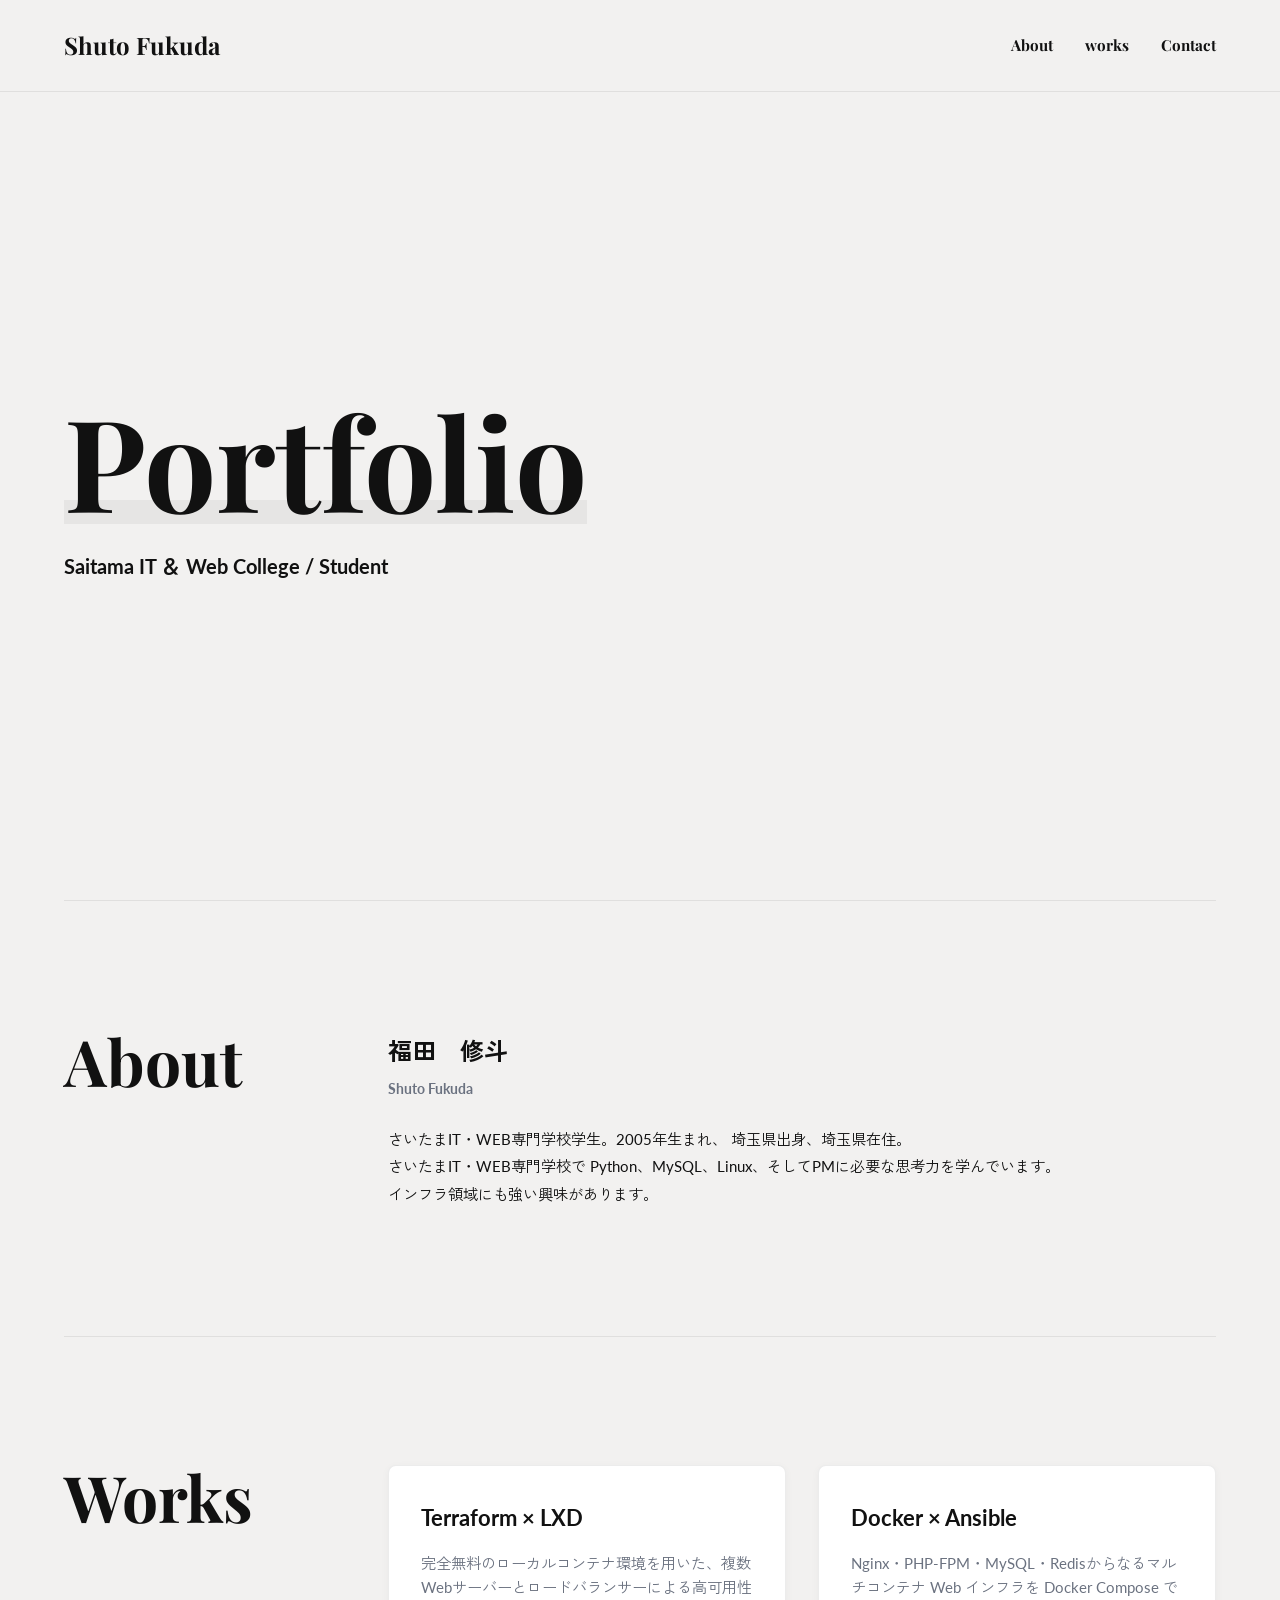
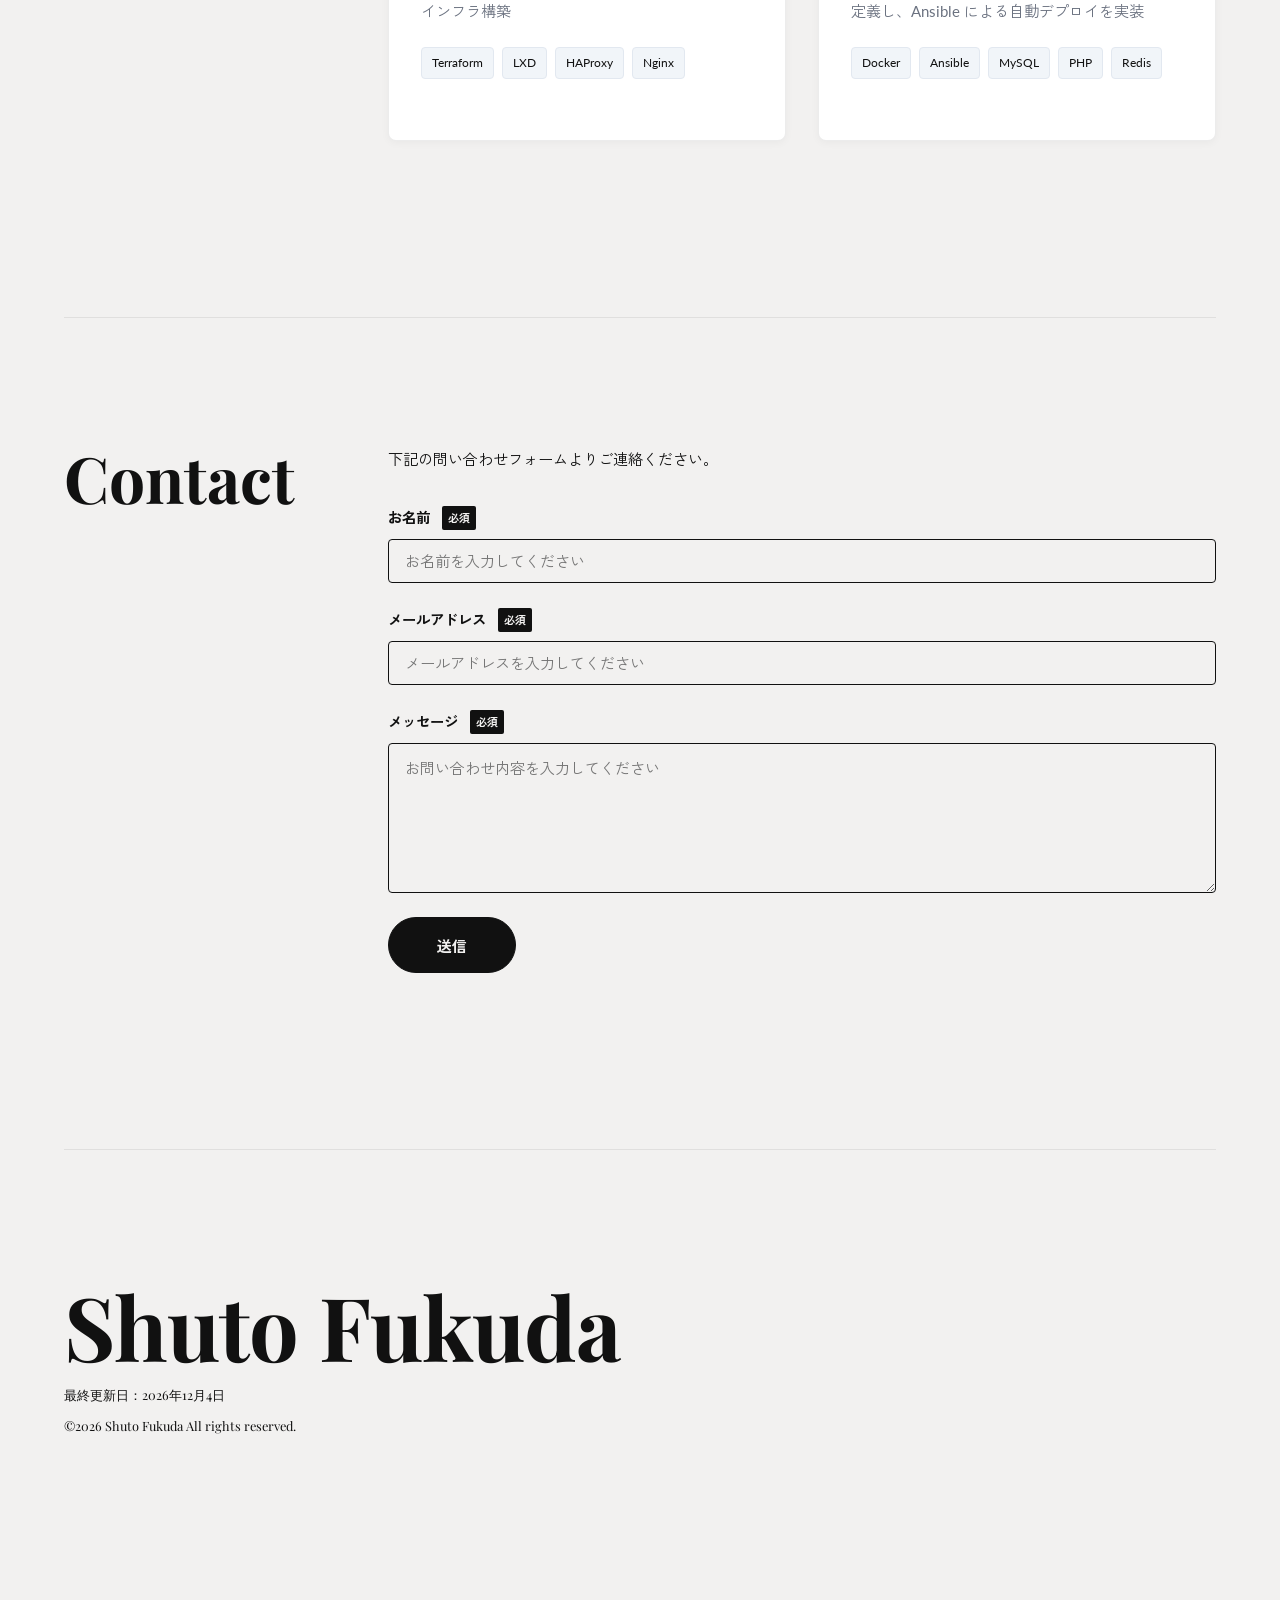
<file: index1012.html>
<!DOCTYPE html>
<html lang="ja">
<head>
  <meta charset="UTF-8">
  <meta name="viewport" content="width=device-width, initial-scale=1.0">
  <title>Shuto Fukuda - Portfolio</title>
  
  <!-- Fonts -->
  <link rel="preconnect" href="https://fonts.googleapis.com">
  <link rel="preconnect" href="https://fonts.gstatic.com" crossorigin>
  <link href="https://fonts.googleapis.com/css2?family=Fira+Code:wght@400;500&family=Playfair+Display:ital,wght@0,600;0,700;1,600;1,700&family=Zen+Kaku+Gothic+New:wght@400;500;700&family=Lato:ital,wght@0,400;0,700;1,400;1,700&display=swap" rel="stylesheet">
  
  <style>
    /* Design Tokens - Styled to match tan620804.studio.site template */
    :root {
      --bg: #f2f1f0; /* Studio site background tone */
      --card-bg: #ffffff;
      --border-color: rgba(17, 17, 17, 0.08);
      --text-main: #111111; /* Studio site primary dark text */
      --text-muted: #6b7280;
      --primary: #2563eb;
      --accent: #10b981;
      --danger: #ef4444;
      
      --font-sans: 'Lato', 'Zen Kaku Gothic New', system-ui, -apple-system, sans-serif;
      --font-serif: 'Playfair Display', 'Georgia', serif;
      --font-mono: 'Fira Code', monospace;
      
      --transition: all 0.25s cubic-bezier(0.4, 0, 0.2, 1);
    }

    /* Reset & Base */
    * {
      box-sizing: border-box;
      margin: 0;
      padding: 0;
    }
    html {
      scroll-behavior: smooth;
    }
    body {
      background: var(--bg);
      color: var(--text-main);
      font-family: var(--font-sans);
      line-height: 1.8;
      min-height: 100vh;
      overflow-x: hidden;
      padding-bottom: 5rem;
    }

    /* Layout Container */
    .container {
      max-width: 1280px;
      width: 100%;
      margin: 0 auto;
      padding: 0 4rem;
      position: relative;
    }

    /* Sticky Header Navigation */
    header {
      position: fixed;
      top: 0;
      left: 0;
      width: 100%;
      background: rgba(242, 241, 240, 0.9);
      backdrop-filter: blur(8px);
      z-index: 100;
      border-bottom: 1px solid var(--border-color);
      transition: var(--transition);
    }
    .header-inner {
      max-width: 1280px;
      margin: 0 auto;
      padding: 1.5rem 4rem;
      display: flex;
      justify-content: space-between;
      align-items: center;
    }
    .logo {
      font-family: var(--font-serif);
      font-size: 1.5rem;
      font-weight: 700;
      text-decoration: none;
      color: var(--text-main);
      transition: var(--transition);
    }
    .logo:hover {
      opacity: 0.7;
      transform: translateX(4px);
    }
    nav {
      display: flex;
      gap: 2rem;
    }
    nav a {
      font-family: var(--font-serif);
      font-size: 0.95rem;
      font-weight: 700;
      text-decoration: none;
      color: var(--text-main);
      position: relative;
      padding: 0.25rem 0;
    }
    nav a::after {
      content: '';
      position: absolute;
      bottom: 0;
      left: 0;
      width: 0;
      height: 2px;
      background: var(--text-main);
      transition: var(--transition);
    }
    nav a:hover::after {
      width: 100%;
    }

    /* Hero Section */
    .hero {
      min-height: 100vh;
      display: flex;
      align-items: center;
      padding-top: 5rem;
    }
    .hero-content {
      width: 100%;
    }
    .hero-title-wrapper {
      position: relative;
      display: inline-block;
      margin-bottom: 1.5rem;
    }
    .hero-title {
      font-family: var(--font-serif);
      font-size: 8rem;
      font-weight: 700;
      color: var(--text-main);
      line-height: 1;
    }
    .hero-title-bg {
      position: absolute;
      bottom: 0;
      left: 0;
      width: 100%;
      height: 1.5rem;
      background: rgba(17, 17, 17, 0.05);
      z-index: -1;
    }
    .hero-subtitle {
      font-size: 1.25rem;
      color: var(--text-main);
      font-weight: 700;
    }

    /* Section Grid - Split Columns Like Studio Template */
    .section-grid {
      display: flex;
      gap: 4rem;
      padding: 8rem 0;
      border-top: 1px solid var(--border-color);
    }
    .section-left {
      width: 260px;
      flex-shrink: 0;
      position: sticky;
      top: 6rem;
      height: fit-content;
    }
    .section-title {
      font-family: var(--font-serif);
      font-size: 4rem;
      font-weight: 700;
      color: var(--text-main);
      line-height: 1;
    }
    .section-right {
      flex-grow: 1;
      min-width: 0;
    }

    /* About Section Content */
    .about-content {
      display: flex;
      gap: 3rem;
      align-items: flex-start;
    }
    .profile-image {
      width: 160px;
      height: 160px;
      border-radius: 50%;
      background-image: url('https://images.unsplash.com/photo-1534528741775-53994a69daeb?crop=entropy&cs=tinysrgb&fit=max&fm=jpg&ixid=M3w2MzQ2fDB8MXxzZWFyY2h8MTMxfHxmYXNoaW9ufGVufDB8fHx8MTc2MTUyMzkzOHww&ixlib=rb-4.1.0&q=80&w=1080');
      background-size: cover;
      background-position: center;
      flex-shrink: 0;
      box-shadow: 0 4px 10px rgba(0,0,0,0.05);
    }
    .about-text {
      flex-grow: 1;
    }
    .about-name-group {
      margin-bottom: 1.5rem;
    }
    .about-name {
      font-size: 1.5rem;
      font-weight: 700;
      color: var(--text-main);
    }
    .about-name-eng {
      font-size: 0.9rem;
      color: var(--text-muted);
      font-weight: 700;
      margin-top: 0.25rem;
    }
    .about-desc {
      font-size: 0.95rem;
      color: var(--text-main);
      line-height: 1.8;
    }

    /* Works Section (Terraform x LXD Implementation) */
    .works-header {
      margin-bottom: 2.5rem;
    }
    .works-project-title {
      font-size: 1.75rem;
      color: var(--text-main);
      margin-bottom: 0.5rem;
    }
    .works-project-desc {
      color: var(--text-muted-dark);
      font-size: 0.95rem;
      margin-bottom: 2rem;
    }

    /* Stats Grid */
    .stats-grid {
      display: grid;
      grid-template-columns: repeat(2, 1fr);
      gap: 1.5rem;
      margin-bottom: 2.5rem;
    }
    .stat-card {
      background: var(--card-bg);
      border: 1px solid var(--border-color);
      border-radius: 6px;
      padding: 1.5rem;
      box-shadow: 0 1px 3px rgba(0,0,0,0.02);
      transition: var(--transition);
    }
    .stat-card:hover {
      border-color: var(--primary);
    }
    .stat-card h3 {
      font-size: 0.85rem;
      color: var(--text-muted-dark);
      text-transform: uppercase;
      letter-spacing: 0.05em;
      margin-bottom: 0.5rem;
    }
    .stat-card .value {
      font-size: 1.4rem;
      font-weight: 700;
      color: var(--text-main);
    }
    .stat-card .tech-list {
      display: flex;
      flex-wrap: wrap;
      gap: 0.4rem;
      margin-top: 0.5rem;
    }
    .tech-badge {
      font-size: 0.75rem;
      padding: 2px 8px;
      background: #f1f5f9;
      border: 1px solid #e2e8f0;
      border-radius: 4px;
      color: var(--text-muted-dark);
    }

    /* Tabs Component */
    .tabs-wrapper {
      background: var(--card-bg);
      border: 1px solid var(--border-color);
      border-radius: 6px;
      padding: 0.3rem;
      margin-bottom: 2rem;
    }
    .tab-buttons {
      display: flex;
      gap: 0.2rem;
    }
    .tab-btn {
      flex: 1;
      background: transparent;
      border: none;
      color: var(--text-muted-dark);
      padding: 0.75rem 1.25rem;
      font-family: var(--font-sans);
      font-size: 0.9rem;
      font-weight: 500;
      cursor: pointer;
      border-radius: 4px;
      transition: var(--transition);
    }
    .tab-btn:hover {
      color: #000;
      background: #f8fafc;
    }
    .tab-btn.active {
      color: #fff;
      background: var(--primary);
    }

    .tab-content {
      display: none;
      animation: fadeIn 0.3s ease-out forwards;
    }
    .tab-content.active {
      display: block;
    }

    @keyframes fadeIn {
      from { opacity: 0; transform: translateY(5px); }
      to { opacity: 1; transform: translateY(0); }
    }

    /* Detail Card */
    .detail-card {
      background: var(--card-bg);
      border: 1px solid var(--border-color);
      border-radius: 6px;
      padding: 2.5rem;
      margin-bottom: 2rem;
      box-shadow: 0 1px 3px rgba(0,0,0,0.02);
    }
    .detail-card h3 {
      font-size: 1.3rem;
      margin-bottom: 1.25rem;
      border-bottom: 2px solid var(--border-color);
      padding-bottom: 0.5rem;
    }
    .detail-card p {
      color: var(--text-muted-dark);
      margin-bottom: 1.5rem;
      font-size: 0.95rem;
    }

    /* Graphical Network Diagram */
    .diagram-container {
      background: #f8fafc;
      border: 1px solid var(--border-color);
      border-radius: 6px;
      padding: 2rem;
      margin: 2rem 0;
      position: relative;
    }
    .diagram-title {
      font-size: 0.8rem;
      text-transform: uppercase;
      letter-spacing: 0.05em;
      color: var(--text-muted-dark);
      margin-bottom: 1.5rem;
      font-weight: 700;
      text-align: center;
    }
    .network-vis {
      display: flex;
      flex-direction: column;
      align-items: center;
      gap: 2.5rem;
    }
    .node {
      background: #ffffff;
      border: 1px solid var(--border-color);
      border-radius: 6px;
      padding: 0.75rem 1.5rem;
      text-align: center;
      position: relative;
      z-index: 2;
      box-shadow: 0 2px 4px rgba(0,0,0,0.04);
      transition: var(--transition);
    }
    .node:hover {
      border-color: var(--primary);
    }
    .node-client {
      border-color: #cbd5e1;
    }
    .node-lb {
      border-color: #93c5fd;
      background: #f0f7ff;
    }
    .node-web {
      border-color: #a7f3d0;
      background: #f0fdf4;
    }
    .node .title {
      font-weight: 700;
      font-size: 0.9rem;
      color: var(--text-main);
    }
    .node .desc {
      font-size: 0.75rem;
      color: var(--text-muted-dark);
      margin-top: 0.2rem;
    }
    .web-group {
      display: flex;
      gap: 1.5rem;
      width: 100%;
      justify-content: center;
      flex-wrap: nowrap;
    }
    .connector-svg {
      position: absolute;
      top: 0;
      left: 0;
      width: 100%;
      height: 100%;
      pointer-events: none;
      z-index: 1;
    }
    .connection-line {
      stroke: #cbd5e1;
      stroke-width: 1.5;
      stroke-dasharray: 4 4;
    }
    .pulse-line {
      stroke: var(--primary);
      stroke-width: 2;
      stroke-dasharray: 8 100;
      stroke-dashoffset: 108;
      animation: pulseFlow 2.5s linear infinite;
    }
    @keyframes pulseFlow {
      to {
        stroke-dashoffset: 0;
      }
    }

    /* Timelines */
    .timeline {
      position: relative;
      margin-left: 1rem;
      border-left: 2px solid var(--border-color);
      padding-left: 2rem;
    }
    .timeline-item {
      position: relative;
      margin-bottom: 3rem;
    }
    .timeline-item:last-child {
      margin-bottom: 0;
    }
    .timeline-marker {
      position: absolute;
      left: calc(-2rem - 5px);
      top: 0.25rem;
      width: 8px;
      height: 8px;
      border-radius: 50%;
      background: #cbd5e1;
      border: 2px solid var(--bg);
    }
    .timeline-item.success .timeline-marker {
      background: var(--primary);
    }
    .timeline-badge {
      display: inline-block;
      padding: 2px 6px;
      font-size: 0.7rem;
      font-weight: 700;
      border-radius: 4px;
      margin-bottom: 0.75rem;
      text-transform: uppercase;
    }
    .timeline-badge.ok {
      background: #eff6ff;
      color: var(--primary);
      border: 1px solid #bfdbfe;
    }
    .timeline-item h3 {
      font-size: 1.1rem;
      margin-bottom: 0.5rem;
    }
    .timeline-item p {
      color: var(--text-muted-dark);
      font-size: 0.9rem;
      margin-bottom: 1rem;
    }

    /* Accordion (Troubleshooting) */
    .accordion {
      border: 1px solid var(--border-color);
      border-radius: 6px;
      margin-bottom: 1rem;
      overflow: hidden;
      background: #ffffff;
      transition: var(--transition);
    }
    .accordion:hover {
      border-color: #cbd5e1;
    }
    .accordion-header {
      padding: 1rem 1.5rem;
      background: #f8fafc;
      cursor: pointer;
      display: flex;
      justify-content: space-between;
      align-items: center;
      user-select: none;
    }
    .accordion-header .error-title {
      font-weight: 600;
      display: flex;
      align-items: center;
      gap: 0.75rem;
      font-size: 0.95rem;
    }
    .accordion-header .error-badge {
      background: #fee2e2;
      color: var(--danger);
      border: 1px solid #fecaca;
      font-size: 0.7rem;
      padding: 2px 6px;
      border-radius: 4px;
      font-weight: 700;
    }
    .accordion-icon {
      font-size: 1.2rem;
      color: var(--text-muted-dark);
      transition: var(--transition);
    }
    .accordion.open .accordion-icon {
      transform: rotate(45deg);
    }
    .accordion-body {
      max-height: 0;
      overflow: hidden;
      transition: max-height 0.25s ease-out;
    }
    .accordion-content {
      padding: 1.5rem;
      border-top: 1px solid var(--border-color);
      font-size: 0.9rem;
      background: #fff;
    }
    .accordion-content p {
      margin-bottom: 1rem;
    }

    /* Code Blocks */
    .code-container {
      position: relative;
      margin: 1rem 0;
    }
    pre {
      background: #0f172a;
      border: 1px solid #1e293b;
      border-radius: 6px;
      padding: 1.25rem;
      overflow-x: auto;
    }
    code {
      font-family: var(--font-mono);
      font-size: 0.85rem;
      color: #cbd5e1;
      white-space: pre;
    }
    .copy-btn {
      position: absolute;
      top: 0.5rem;
      right: 0.5rem;
      background: rgba(255,255,255,0.1);
      border: 1px solid rgba(255,255,255,0.15);
      color: #94a3b8;
      font-family: var(--font-sans);
      font-size: 0.7rem;
      font-weight: 600;
      padding: 3px 6px;
      border-radius: 4px;
      cursor: pointer;
      transition: var(--transition);
    }
    .copy-btn:hover {
      background: rgba(255,255,255,0.2);
      color: #fff;
    }
    .inline-code {
      background: #f1f5f9;
      border: 1px solid #e2e8f0;
      padding: 2px 6px;
      border-radius: 4px;
      font-family: var(--font-mono);
      font-size: 0.8rem;
      color: #0f172a;
    }

    /* Check lists */
    ul.check-list {
      list-style: none;
    }
    ul.check-list li {
      position: relative;
      padding-left: 2rem;
      margin-bottom: 0.75rem;
      color: var(--text-muted-dark);
      font-size: 0.95rem;
    }
    ul.check-list li::before {
      content: '✓';
      position: absolute;
      left: 0.25rem;
      color: var(--accent);
      font-weight: 700;
    }
    ul.check-list li strong {
      color: var(--text-main);
    }

    /* Project Cards Grid (clickable) */
    .projects-grid {
      display: grid;
      grid-template-columns: repeat(auto-fit, minmax(320px, 1fr));
      gap: 2rem;
      margin-bottom: 3rem;
    }
    .project-card {
      background: var(--card-bg);
      border: 1px solid var(--border-color);
      border-radius: 8px;
      padding: 2rem;
      cursor: pointer;
      transition: var(--transition);
      box-shadow: 0 2px 8px rgba(0,0,0,0.04);
    }
    .project-card:hover {
      border-color: var(--primary);
      box-shadow: 0 8px 16px rgba(0,0,0,0.12);
      transform: translateY(-4px);
    }
    .project-card-title {
      font-size: 1.4rem;
      font-weight: 700;
      color: var(--text-main);
      margin-bottom: 0.75rem;
    }
    .project-card-desc {
      color: var(--text-muted);
      font-size: 0.95rem;
      line-height: 1.6;
      margin-bottom: 1.5rem;
    }
    .project-card-tech {
      display: flex;
      flex-wrap: wrap;
      gap: 0.5rem;
    }
    .project-card-tech .tech-badge {
      font-size: 0.75rem;
      padding: 4px 10px;
      background: #f1f5f9;
      border: 1px solid #e2e8f0;
      border-radius: 4px;
      color: var(--text-muted-dark);
    }
    .project-card::after {
      content: '→';
      display: inline-block;
      margin-left: 0.5rem;
      color: var(--primary);
      font-weight: 700;
      opacity: 0;
      transition: var(--transition);
    }
    .project-card:hover::after {
      opacity: 1;
    }

    /* Modal Styles */
    .modal {
      display: none;
      position: fixed;
      z-index: 1000;
      left: 0;
      top: 0;
      width: 100%;
      height: 100%;
      background-color: rgba(0, 0, 0, 0.5);
      backdrop-filter: blur(4px);
      animation: fadeInBg 0.3s ease-out forwards;
    }
    .modal.open {
      display: flex;
      align-items: center;
      justify-content: center;
    }
    @keyframes fadeInBg {
      from { opacity: 0; }
      to { opacity: 1; }
    }
    .modal-content {
      background-color: var(--bg);
      border: 1px solid var(--border-color);
      border-radius: 8px;
      max-width: 90%;
      width: 1000px;
      max-height: 90vh;
      overflow-y: auto;
      position: relative;
      animation: slideUp 0.3s ease-out forwards;
      box-shadow: 0 20px 60px rgba(0,0,0,0.3);
    }
    @keyframes slideUp {
      from {
        opacity: 0;
        transform: translateY(30px);
      }
      to {
        opacity: 1;
        transform: translateY(0);
      }
    }
    .modal-header {
      display: flex;
      justify-content: space-between;
      align-items: center;
      padding: 2rem;
      border-bottom: 1px solid var(--border-color);
      background: var(--card-bg);
      position: sticky;
      top: 0;
      z-index: 1001;
    }
    .modal-title {
      font-size: 1.8rem;
      font-weight: 700;
      color: var(--text-main);
      margin: 0;
    }
    .modal-close {
      background: transparent;
      border: none;
      font-size: 1.8rem;
      cursor: pointer;
      color: var(--text-muted);
      transition: var(--transition);
      padding: 0;
      width: 40px;
      height: 40px;
      display: flex;
      align-items: center;
      justify-content: center;
    }
    .modal-close:hover {
      color: var(--text-main);
    }
    .modal-body {
      padding: 2rem;
    }

    /* Contact Section Content */
    .contact-desc {
      font-size: 0.95rem;
      color: var(--text-muted-dark);
      margin-bottom: 2rem;
    }
    .contact-form {
      display: flex;
      flex-direction: column;
      gap: 1.5rem;
    }
    .form-group {
      display: flex;
      flex-direction: column;
      gap: 0.5rem;
    }
    .form-label-row {
      display: flex;
      align-items: center;
      gap: 0.75rem;
    }
    .form-label {
      font-size: 0.9rem;
      font-weight: 700;
      color: var(--text-main);
    }
    .form-badge {
      background: var(--text-main);
      color: var(--bg);
      font-size: 0.7rem;
      padding: 2px 6px;
      border-radius: 2px;
      font-weight: 700;
    }
    .form-input, .form-textarea {
      width: 100%;
      background: transparent;
      border: 1px solid var(--text-main);
      border-radius: 4px;
      padding: 0.75rem 1rem;
      font-family: var(--font-sans);
      font-size: 0.95rem;
      color: var(--text-main);
      outline: none;
      transition: var(--transition);
    }
    .form-input:focus, .form-textarea:focus {
      border-color: var(--primary);
      box-shadow: 0 0 0 2px rgba(37, 99, 235, 0.1);
    }
    .form-textarea {
      height: 150px;
      resize: vertical;
    }
    .form-submit {
      align-self: flex-start;
      background: var(--text-main);
      color: var(--bg);
      border: 1px solid var(--text-main);
      border-radius: 99px;
      padding: 1rem 3rem;
      font-family: var(--font-sans);
      font-size: 0.95rem;
      font-weight: 700;
      cursor: pointer;
      transition: var(--transition);
    }
    .form-submit:hover {
      background: transparent;
      color: var(--text-main);
    }

    /* Contact form: 送信状態表示 */
    .form-submit:disabled {
      opacity: 0.5;
      cursor: not-allowed;
    }
    .form-status {
      min-height: 1.6em;
      font-size: 0.95rem;
    }
    .form-status.is-success { color: #1e7a3c; }
    .form-status.is-error   { color: var(--danger); }

    /* Footer */
    footer {
      padding: 8rem 0;
      border-top: 1px solid var(--border-color);
      display: flex;
      flex-direction: column;
      align-items: flex-start;
      gap: 0.5rem;
    }
    .footer-logo {
      font-family: var(--font-serif);
      font-size: 5.5rem; /* Significantly enlarged to match photo */
      font-weight: 700;
      color: var(--text-main);
      line-height: 1.1;
      letter-spacing: -0.01em;
    }
    .footer-copy {
      font-family: var(--font-serif); /* Serif font to match photo style */
      font-size: 0.8rem;
      color: var(--text-main);
      font-weight: 400;
    }

    /* ========================================== */
    /* RESPONSIVE LAYOUTS (Tablet & Mobile) */
    /* ========================================== */

    /* Tablet Screen View (Between 769px and 1024px) */
    @media (max-width: 1024px) {
      .container, .header-inner {
        padding-left: 2.5rem;
        padding-right: 2.5rem;
      }
      .hero-title {
        font-size: 6rem;
      }
      .section-grid {
        flex-direction: column;
        gap: 2rem;
        padding: 5rem 0;
      }
      .section-left {
        width: 100%;
        position: static;
      }
      .section-title {
        font-size: 3.5rem;
        border-bottom: 2px solid var(--border-color);
        padding-bottom: 0.5rem;
      }
      .stats-grid {
        grid-template-columns: repeat(2, 1fr);
      }
    }

    /* Mobile Screen View (Under 768px) */
    @media (max-width: 768px) {
      .container, .header-inner {
        padding-left: 1.5rem;
        padding-right: 1.5rem;
      }
      .header-inner {
        padding-top: 1rem;
        padding-bottom: 1rem;
      }
      nav {
        gap: 1.25rem;
      }
      .hero-title {
        font-size: 4rem;
      }
      .section-title {
        font-size: 2.8rem;
      }
      .about-content {
        flex-direction: column;
        gap: 1.5rem;
        align-items: center;
        text-align: center;
      }
      .stats-grid {
        grid-template-columns: 1fr;
      }
      .tabs-wrapper {
        padding: 0.2rem;
      }
      .tab-buttons {
        flex-direction: column;
      }
      .tab-btn {
        width: 100%;
        text-align: center;
        padding: 0.6rem;
      }
      .detail-card {
        padding: 1.5rem 1rem;
      }
      .diagram-container {
        padding: 1rem 0.5rem;
      }
      .web-group {
        flex-direction: column;
        align-items: center;
        gap: 1rem;
      }
      .connector-svg {
        display: none;
      }
      .timeline {
        margin-left: 0.2rem;
        padding-left: 1.2rem;
      }
      .timeline-marker {
        left: calc(-1.2rem - 5px);
      }
      .form-submit {
        width: 100%;
      }
      footer {
        padding: 5rem 0;
        gap: 0.5rem;
      }
      .footer-logo {
        font-size: 3.2rem; /* Prevent overflow on small mobile screens */
      }
      .footer-copy {
        font-size: 0.75rem;
      }
      .modal-content {
        max-width: 95%;
        max-height: 85vh;
        border-radius: 12px;
      }
      .modal-header {
        padding: 1.5rem;
      }
      .modal-title {
        font-size: 1.4rem;
      }
      .modal-body {
        padding: 1.5rem;
      }
      .projects-grid {
        grid-template-columns: 1fr;
      }
      .project-card {
        padding: 1.5rem;
      }
      .project-card-title {
        font-size: 1.2rem;
      }
    }
  </style>
</head>
<body>

  <!-- Sticky Header Navigation -->
  <header>
    <div class="header-inner">
      <a href="#" class="logo">Shuto Fukuda</a>
      <nav>
        <a href="#about">About</a>
        <a href="#works">works</a>
        <a href="#contact">Contact</a>
      </nav>
    </div>
  </header>

  <div class="container">
    
    <!-- Hero Section -->
    <section class="hero" id="home">
      <div class="hero-content">
        <div class="hero-title-wrapper">
          <h1 class="hero-title">Portfolio</h1>
          <div class="hero-title-bg"></div>
        </div>
        <p class="hero-subtitle">Saitama IT ＆ Web College / Student</p>
      </div>
    </section>

    <!-- Green Dot Indicator from Photo -->
    <div class="green-dot-wrapper">
      <div class="green-dot"></div>
    </div>

    <!-- About Section -->
    <section class="section-grid" id="about">
      <div class="section-left">
        <h2 class="section-title">About</h2>
      </div>
      <div class="section-right">
        <div class="about-content">
          <div class="about-text">
            <div class="about-name-group">
              <h3 class="about-name">福田　修斗</h3>
              <p class="about-name-eng">Shuto Fukuda</p>
            </div>
            <p class="about-desc">
              さいたまIT・WEB専門学校学生。2005年生まれ、 埼玉県出身、埼玉県在住。<br>
              さいたまIT・WEB専門学校で Python、MySQL、Linux、そしてPMに必要な思考力を学んでいます。<br>
              インフラ領域にも強い興味があります。
            </p>
          </div>
        </div>
      </div>
    </section>

    <!-- Works Section -->
    <section class="section-grid" id="works">
      <div class="section-left">
        <h2 class="section-title">Works</h2>
      </div>
      <div class="section-right">
        
        <!-- Project Cards Grid -->
        <div class="projects-grid">
          
          <!-- Project 1 Card -->
          <div class="project-card" onclick="openModal('modal-project1')">
            <h3 class="project-card-title">Terraform × LXD</h3>
            <p class="project-card-desc">完全無料のローカルコンテナ環境を用いた、複数Webサーバーとロードバランサーによる高可用性インフラ構築</p>
            <div class="project-card-tech">
              <span class="tech-badge">Terraform</span>
              <span class="tech-badge">LXD</span>
              <span class="tech-badge">HAProxy</span>
              <span class="tech-badge">Nginx</span>
            </div>
          </div>

          <!-- Project 2 Card -->
          <div class="project-card" onclick="openModal('modal-project2')">
            <h3 class="project-card-title">Docker × Ansible</h3>
            <p class="project-card-desc">Nginx・PHP-FPM・MySQL・Redisからなるマルチコンテナ Web インフラを Docker Compose で定義し、Ansible による自動デプロイを実装</p>
            <div class="project-card-tech">
              <span class="tech-badge">Docker</span>
              <span class="tech-badge">Ansible</span>
              <span class="tech-badge">MySQL</span>
              <span class="tech-badge">PHP</span>
              <span class="tech-badge">Redis</span>
            </div>
          </div>

        </div>

      </div>
    </section>

    <!-- Modal 1: Terraform × LXD Project -->
    <div id="modal-project1" class="modal">
      <div class="modal-content">
        <div class="modal-header">
          <h2 class="modal-title">Terraform × LXD Web Infrastructure</h2>
          <button class="modal-close" onclick="closeModal('modal-project1')">&times;</button>
        </div>
        <div class="modal-body">
          
          <div class="works-header">
            <p class="works-project-desc">完全無料のローカルコンテナ環境を用いた、複数Webサーバーとロードバランサーによる高可用性インフラ構築プロジェクト</p>
          </div>

          <!-- Stats Grid -->
          <div class="stats-grid">
            <div class="stat-card">
              <h3>主要技術</h3>
              <div class="value" style="color: var(--primary);">Terraform / LXD</div>
            </div>
            <div class="stat-card">
              <h3>インフラ規模</h3>
              <div class="value">3 <span style="font-size: 0.9rem; font-weight: 500; color: var(--text-muted-dark);">Web Nodes</span></div>
            </div>
            <div class="stat-card">
              <h3>分散アルゴリズム</h3>
              <div class="value" style="color: var(--accent);">Round Robin</div>
            </div>
            <div class="stat-card">
              <h3>検証済みスタック</h3>
              <div class="tech-list">
                <span class="tech-badge">LXD</span>
                <span class="tech-badge">Ubuntu</span>
                <span class="tech-badge">Nginx</span>
                <span class="tech-badge">HAProxy</span>
              </div>
            </div>
          </div>

          <!-- Tabs -->
          <div class="tabs-wrapper">
            <div class="tab-buttons">
              <button class="tab-btn active" onclick="switchTab(event, 'overview')">概要</button>
              <button class="tab-btn" onclick="switchTab(event, 'timeline')">構築手順</button>
              <button class="tab-btn" onclick="switchTab(event, 'trouble')">トラブルシューティング</button>
              <button class="tab-btn" onclick="switchTab(event, 'results')">実績と学び</button>
            </div>
          </div>

          <!-- Tab 1: Overview -->
          <div id="overview" class="tab-content active">
            <div class="detail-card">
              <h3>プロジェクト概要</h3>
              <p>
                本プロジェクトは、インフラの構築手順をコードで定義する <strong>Infrastructure as Code (IaC)</strong> をローカルPC上で高速に、かつ完全に無料の枠組みで体験・実証するために構成されました。
              </p>
              <p>
                一般的に検証コストが掛かりやすいパブリッククラウド（AWSなど）を用いることなく、Linux標準のシステムコンテナ管理システムである <strong>LXD</strong> をバックエンドに採用。Terraform経由で複数のUbuntu仮想インスタンスを秒単位で瞬時に構築・破壊できる再現性の高い実証基盤を作り上げ、さらにHAProxyによるWebトラフィックの動的ロードバランシングまでを検証しています。
              </p>

              <!-- Dynamic Visual Diagram -->
              <div class="diagram-container">
                <div class="diagram-title">システムネットワーク構成図</div>
                
                <div class="network-vis">
                  <!-- Client -->
                  <div class="node node-client" id="node-client">
                    <div class="title">Client User</div>
                    <div class="desc">HTTP: localhost:8080</div>
                  </div>

                  <!-- Load Balancer -->
                  <div class="node node-lb" id="node-lb">
                    <div class="title">HAProxy (Load Balancer)</div>
                    <div class="desc">Port 8080 ➔ Round Robin</div>
                  </div>

                  <!-- Web Nodes Group -->
                  <div class="web-group">
                    <div class="node node-web" id="node-web1">
                      <div class="title">web-1</div>
                      <div class="desc">Ubuntu 22.04 | Nginx</div>
                      <div class="desc" style="color: var(--primary);">Port 8081 (Proxy)</div>
                    </div>
                    <div class="node node-web" id="node-web2">
                      <div class="title">web-2</div>
                      <div class="desc">Ubuntu 22.04 | Nginx</div>
                      <div class="desc" style="color: var(--primary);">Port 8082 (Proxy)</div>
                    </div>
                    <div class="node node-web" id="node-web3">
                      <div class="title">web-3</div>
                      <div class="desc">Ubuntu 22.04 | Nginx</div>
                      <div class="desc" style="color: var(--primary);">Port 8083 (Proxy)</div>
                    </div>
                  </div>
                </div>

                <!-- SVG connectors with flow effect -->
                <svg class="connector-svg" id="connector-svg">
                  <path id="path-client-lb" class="connection-line" />
                  <path id="path-client-lb-pulse" class="pulse-line" />

                  <path id="path-lb-web1" class="connection-line" />
                  <path id="path-lb-web1-pulse" class="pulse-line" />

                  <path id="path-lb-web2" class="connection-line" />
                  <path id="path-lb-web2-pulse" class="pulse-line" />

                  <path id="path-lb-web3" class="connection-line" />
                  <path id="path-lb-web3-pulse" class="pulse-line" />
                </svg>
              </div>
            </div>

            <div class="detail-card">
              <h3>工夫と実装ポイント</h3>
              <ul class="check-list">
                <li><strong>完全無料でのクラウド検証環境実現</strong>：AWSなどの商用クラウドを使わず、LXDコンテナのみで複数VM構成を構築。秒単位の高速起動により、試行錯誤が容易</li>
                <li><strong>Terraform による宣言的インフラ定義</strong>：count メタ引数を使い、3台のWebサーバーをパラメータ1つで制御。スケール変更がコード1行で実現可能</li>
                <li><strong>ラウンドロビン分散の実装検証</strong>：HAProxyの設定により、クライアントリクエストが自動的に3台へと均等に分散される動作を実証</li>
                <li><strong>エラードリフト管理とState管理の習得</strong>：Terraform State の重要性を実体験。リソースの競合解決とロールバック技術を確立</li>
              </ul>
            </div>

            <div class="detail-card">
              <h3>主要な構成ファイル</h3>
              <p>インフラの「宣言的な定義」と「ロードバランサー」の設計構成コードです。</p>
              
              <h4 style="font-size: 0.95rem; margin-bottom: 0.5rem; font-family: var(--font-mono);">vm.tf (Terraform)</h4>
              <div class="code-container">
                <button class="copy-btn" onclick="copyCode(this)">Copy</button>
                <pre><code>terraform {
  required_providers {
    lxd = {
      source  = "terraform-lxd/lxd"
      version = "1.7.0"
    }
  }
}

provider "lxd" {}

resource "lxd_container" "web" {
  count = 3

  name  = "web-${count.index + 1}"
  image = "ubuntu:22.04"
}</code></pre>
              </div>

              <h4 style="font-size: 0.95rem; margin-top: 2rem; margin-bottom: 0.5rem; font-family: var(--font-mono);">haproxy.cfg (HAProxy configuration)</h4>
              <div class="code-container">
                <button class="copy-btn" onclick="copyCode(this)">Copy</button>
                <pre><code>frontend http_front
    bind *:8080
    mode http
    default_backend http_back

backend http_back
    mode http
    balance roundrobin
    server web1 127.0.0.1:8081 check
    server web2 127.0.0.1:8082 check
    server web3 127.0.0.1:8083 check</code></pre>
              </div>
            </div>
          </div>

          <!-- Tab 2: Timeline Steps -->
          <div id="timeline" class="tab-content">
            <div class="detail-card">
              <h3>インフラ構築ステップ</h3>
              <p>初期の基盤導入から、複数コンテナの自動作成、ロードバランサー連携までの構築手順です。</p>
              
              <div class="timeline">
                <!-- Step 1 -->
                <div class="timeline-item success">
                  <div class="timeline-marker"></div>
                  <span class="timeline-badge ok">Success</span>
                  <h3>1. LXD インフラ環境のインストールと初期化</h3>
                  <p>
                    ホストマシンにLXDシステムを導入。コンテナ仮想化により、通常の重たい仮想マシンの起動を数秒の軽量コンテナ起動に代替し、完全無料・超高速な検証体制を構築。
                  </p>
                  <div class="code-container">
                    <button class="copy-btn" onclick="copyCode(this)">Copy</button>
                    <pre><code>sudo apt update
sudo apt install -y lxd
sudo lxd init</code></pre>
                  </div>
                </div>

                <!-- Step 2 -->
                <div class="timeline-item success">
                  <div class="timeline-marker"></div>
                  <span class="timeline-badge ok">Success</span>
                  <h3>2. Terraformによる複数コンテナ構成の適用</h3>
                  <p>
                    インフラ構成定義ファイル <span class="inline-code">vm.tf</span> を作成。複数インスタンス構成を <span class="inline-code">count = 3</span> パラメータで宣言的にコード定義し、一括で構築。
                  </p>
                  <div class="code-container">
                    <button class="copy-btn" onclick="copyCode(this)">Copy</button>
                    <pre><code>terraform init
terraform apply</code></pre>
                  </div>
                </div>

                <!-- Step 3 -->
                <div class="timeline-item success">
                  <div class="timeline-marker"></div>
                  <span class="timeline-badge ok">Success</span>
                  <h3>3. nginx のインストール（コンテナ内部）</h3>
                  <p>
                    構築したコンテナにログインし、Webサーバー（Nginx）を個別にインストールします。
                  </p>
                  <div class="code-container">
                    <button class="copy-btn" onclick="copyCode(this)">Copy</button>
                    <pre><code># 例：web-1 コンテナに入ってインストールする
lxc exec web-1 -- bash

# コンテナ内部で実行
sudo apt update
sudo apt install -y nginx</code></pre>
                  </div>
                </div>

                <!-- Step 4 -->
                <div class="timeline-item success">
                  <div class="timeline-marker"></div>
                  <span class="timeline-badge ok">Success</span>
                  <h3>4. Web コンテンツの変更による動作確認</h3>
                  <p>
                    各コンテナで異なるメッセージを返すようにインデックスHTMLを書き換え、どのサーバーにアクセスしているか判別できるようにします。
                  </p>
                  <div class="code-container">
                    <button class="copy-btn" onclick="copyCode(this)">Copy</button>
                    <pre><code># web-1 コンテナ内
echo "This is web-1" | sudo tee /var/www/html/index.html

# web-2 コンテナ内
echo "This is web-2" | sudo tee /var/www/html/index.html

# web-3 コンテナ内
echo "This is web-3" | sudo tee /var/www/html/index.html</code></pre>
                  </div>
                </div>

                <!-- Step 5 -->
                <div class="timeline-item success">
                  <div class="timeline-marker"></div>
                  <span class="timeline-badge ok">Success</span>
                  <h3>5. ホストから各コンテナへのポートフォワード設定</h3>
                  <p>
                    LXDの仮想ネットワーク上のコンテナとホスト側ネットワークを接続するため、プロキシポートマッピングを追加。
                  </p>
                  <div class="code-container">
                    <button class="copy-btn" onclick="copyCode(this)">Copy</button>
                    <pre><code>lxc config device add web-1 http proxy listen=tcp:0.0.0.0:8081 connect=tcp:127.0.0.1:80
lxc config device add web-2 http proxy listen=tcp:0.0.0.0:8082 connect=tcp:127.0.0.1:80
lxc config device add web-3 http proxy listen=tcp:0.0.0.0:8083 connect=tcp:127.0.0.1:80</code></pre>
                  </div>
                </div>

                <!-- Step 6 -->
                <div class="timeline-item success">
                  <div class="timeline-marker"></div>
                  <span class="timeline-badge ok">Success</span>
                  <h3>6. HAProxyロードバランサーの統合・検証</h3>
                  <p>
                    ホスト側にHAProxyを起動し、ラウンドロビンで負荷を分散するよう設定。<span class="inline-code">curl</span> を使って交互に各コンテナへとアクセスが振り分けられることを確認。
                  </p>
                  <div class="code-container">
                    <button class="copy-btn" onclick="copyCode(this)">Copy</button>
                    <pre><code>curl http://localhost:8080
# ➔ Output 1: This is web-1
# ➔ Output 2: This is web-2
# ➔ Output 3: This is web-3</code></pre>
                  </div>
                </div>
              </div>
            </div>
          </div>

          <!-- Tab 3: Troubleshooting -->
          <div id="trouble" class="tab-content">
            <div class="detail-card">
              <h3>直面した問題と解決（トラブルシューティング）</h3>
              <p>構築の過程で発生した様々なエラーに対し、ログの解析や権限・状態管理（State）の修復を行った問題解決の記録です。クリックすると詳細が開きます。</p>

              <!-- Issue 1 -->
              <div class="accordion">
                <div class="accordion-header" onclick="toggleAccordion(this)">
                  <div class="error-title">
                    <span class="error-badge">VirtualBox</span>
                    <span>1. VirtualBoxプロバイダーの取得失敗 (未登録)</span>
                  </div>
                  <span class="accordion-icon">+</span>
                </div>
                <div class="accordion-body">
                  <div class="accordion-content">
                    <p><strong>【事象】</strong><br>
                      当初、仮想マシンの制御にVirtualBoxを使用しようと試み、Terraform設定に書き加えたが、<span class="inline-code">terraform init</span>時にプロバイダーが見つからないエラーとなった。
                    </p>
                    <p><strong>【原因】</strong><br>
                      VirtualBox用のTerraformプロバイダー（<span class="inline-code">hashicorp/virtualbox</span>）は公式レジストリに存在しないため。
                    </p>
                    <p><strong>【解決策】</strong><br>
                      インフラの検証を円滑に進めるため、VirtualBoxでの実行を中止し、**LXDによるシステムコンテナベースの検証へ方針変更**。LXDはTerraformの公式・コミュニティプロバイダーが安定して提供されており、動作も非常に高速であるため、よりモダンで再現性の高い構成へと昇華できた。
                    </p>
                  </div>
                </div>
              </div>

              <!-- Issue 2 -->
              <div class="accordion">
                <div class="accordion-header" onclick="toggleAccordion(this)">
                  <div class="error-title">
                    <span class="error-badge">LXD UNIX Socket</span>
                    <span>2. LXDソケットへの通信権限エラー (Permission Denied)</span>
                  </div>
                  <span class="accordion-icon">+</span>
                </div>
                <div class="accordion-body">
                  <div class="accordion-content">
                    <p><strong>【事象】</strong><br>
                      <span class="inline-code">terraform apply</span> 時に、LXDデーモンと通信するUNIXソケットに対し、接続拒否エラーが発生。<br>
                      <code style="color: var(--danger); font-size: 0.85rem; font-family: var(--font-mono);">dial unix /var/snap/lxd/common/lxd/unix.socket: connect: permission denied</code>
                    </p>
                    <p><strong>【原因】</strong><br>
                      Terraformを実行している一般ユーザー（<span class="inline-code">siwuser</span>）が、LXDの操作に必要な <span class="inline-code">lxd</span> ユーザーグループに所属していなかったため。
                    </p>
                    <p><strong>【解決策】</strong><br>
                      ユーザーをLXDグループに追加するコマンドを実行し、ホスト環境を再起動させてグループ設定を適用。<br>
                      <pre><code style="color: var(--primary);">sudo usermod -aG lxd siwuser
sudo reboot</code></pre>
                    </p>
                  </div>
                </div>
              </div>

              <!-- Issue 3 -->
              <div class="accordion">
                <div class="accordion-header" onclick="toggleAccordion(this)">
                  <div class="error-title">
                    <span class="error-badge">Terraform State</span>
                    <span>3. コンテナの重複作成・適用競合</span>
                  </div>
                  <span class="accordion-icon">+</span>
                </div>
                <div class="accordion-body">
                  <div class="accordion-content">
                    <p><strong>【事象】</strong><br>
                      構成適用中に、対象コンテナが既に存在しているとアラートが出現し、実行が停止。<br>
                      <code style="color: var(--danger); font-size: 0.85rem; font-family: var(--font-mono);">This "instances" entry already exists</code>
                    </p>
                    <p><strong>【原因】</strong><br>
                      Terraformを介さずLXD側で直接コンテナを操作した、または前回の不完全な破壊処理などにより、LXDに実機が残っているにも関わらずTerraformの状態管理ファイル（State）には反映されていない「状態の乖離（ドリフト）」が起きていた。
                    </p>
                    <p><strong>【解決策】</strong><br>
                      実機側に残っている競合コンテナを強制削除した上で、TerraformのStateから対象のリソース状態を完全にクリアすることで、次回適用時の競合を解消。<br>
                      <pre><code style="color: var(--primary);">lxc delete terraform-test --force
terraform state rm lxd_container.test</code></pre>
                    </p>
                  </div>
                </div>
              </div>

              <!-- Issue 4 -->
              <div class="accordion">
                <div class="accordion-header" onclick="toggleAccordion(this)">
                  <div class="error-title">
                    <span class="error-badge">LXD Storage</span>
                    <span>4. ストレージプールの作成競合</span>
                  </div>
                  <span class="accordion-icon">+</span>
                </div>
                <div class="accordion-body">
                  <div class="accordion-content">
                    <p><strong>【事象】</strong><br>
                      <span class="inline-code">lxd init</span> 実行時、ストレージプールが重複しているという警告が発生。<br>
                      <code style="color: var(--danger); font-size: 0.85rem; font-family: var(--font-mono);">The requested storage pool "default" already exists. Please choose another name.</code>
                    </p>
                    <p><strong>【原因】</strong><br>
                      過去に初期化したLXD環境の残骸により、デフォルトのストレージプール名である <span class="inline-code">default</span> がシステム内で利用中だった。
                    </p>
                    <p><strong>【解決策】</strong><br>
                      初期化プロンプトに従い、未使用の新しいプール名（例: <span class="inline-code">default2</span>）を入力して設定をバイパスし、無事に初期化を完了させた。
                    </p>
                  </div>
                </div>
              </div>

            </div>
          </div>

          <!-- Tab 4: Results & Learnings -->
          <div id="results" class="tab-content">
            <div class="detail-card">
              <h3>得られた実績と学び</h3>
              
              <div style="margin-bottom: 2rem;">
                <h4 style="color: var(--text-main); margin-bottom: 0.5rem;">1. 手作業インフラ構築から、再現性の高いIaCへ</h4>
                <p>
                  物理環境の構築・設定のすべてを手動で行っていた手法を脱却し、インフラを「コード（HCL）」で定義することで、誰が実行しても同じ環境を秒単位で再現できる強みを体験しました。これにより、開発環境のスクラップ＆ビルドが容易になりました。
                </p>
              </div>

              <div style="margin-bottom: 2rem;">
                <h4 style="color: var(--text-main); margin-bottom: 0.5rem;">2. スケールアウトの概念理解</h4>
                <p>
                  Terraformのメタ引数である <span class="inline-code">count</span> を変更するだけで、1台のWebサーバーから3台、あるいはそれ以上へと瞬時にスケールアウトできる設計方法を学びました。これはAWS等のAuto Scalingや冗長化の根本原理を掴むのに大きく貢献しました。
                </p>
              </div>

              <div style="margin-bottom: 2rem;">
                <h4 style="color: var(--text-main); margin-bottom: 0.5rem;">3. ネットワークトラフィック制御とポート設計</h4>
                <p>
                  LXDのプロキシ設定を通じ、仮想内部ネットワークと外部ホストの通信経路を設計しました。また、ロードバランサー（HAProxy）によるレイヤー4/7の中継処理と、クライアントからのリクエストが均等に分散されていくラウンドロビンの動向を検証レベルで実証しました。
                </p>
              </div>

              <div>
                <h4 style="color: var(--text-main); margin-bottom: 0.5rem;">4. プロジェクト達成による技術スキル成長</h4>
                <ul class="check-list">
                  <li><strong>インフラコード化能力</strong>: Terraformを用いた宣言的コード開発スキルの獲得</li>
                  <li><strong>コンテナ仮想化スキル</strong>: LXD/LXCの制御、ネットワークおよびボリューム設計の知識</li>
                  <li><strong>ロードバランシング設計</strong>: HAProxyを用いたリバースプロキシおよび負荷分散構成能力</li>
                  <li><strong>トラブル解決能力</strong>: エラーログ（権限、重複、プール名）からの正確な原因特定と解決スキルの習得</li>
                </ul>
              </div>
            </div>
          </div>

        </div>
      </div>
    </div>

    <!-- Modal 2: Docker Compose × Ansible Project -->
    <div id="modal-project2" class="modal">
      <div class="modal-content">
        <div class="modal-header">
          <h2 class="modal-title">Docker Compose × Ansible サーバー構成自動化</h2>
          <button class="modal-close" onclick="closeModal('modal-project2')">&times;</button>
        </div>
        <div class="modal-body">
          
          <div class="works-header">
            <p class="works-project-desc">Docker Compose と Ansible を組み合わせ、Web・アプリケーション・データベース・キャッシュの4層からなるマルチコンテナ Web インフラを構築し、実運用に近い構成管理フローをローカル環境で再現したプロジェクト</p>
          </div>

          <!-- Stats Grid -->
          <div class="stats-grid">
            <div class="stat-card">
              <h3>主要技術</h3>
              <div class="value" style="color: var(--primary);">Docker / Ansible</div>
            </div>
            <div class="stat-card">
              <h3>構成ノード数</h3>
              <div class="value">5 <span style="font-size: 0.9rem; font-weight: 500; color: var(--text-muted-dark);">Services</span></div>
            </div>
            <div class="stat-card">
              <h3>構成管理</h3>
              <div class="value" style="color: var(--accent);">IaC</div>
            </div>
            <div class="stat-card">
              <h3>検証済みスタック</h3>
              <div class="tech-list">
                <span class="tech-badge">Docker</span>
                <span class="tech-badge">Ansible</span>
                <span class="tech-badge">Nginx</span>
                <span class="tech-badge">MySQL</span>
                <span class="tech-badge">PHP</span>
                <span class="tech-badge">Redis</span>
              </div>
            </div>
          </div>

          <!-- Tabs -->
          <div class="tabs-wrapper">
            <div class="tab-buttons">
              <button class="tab-btn active" onclick="switchTab(event, 'overview2')">概要</button>
              <button class="tab-btn" onclick="switchTab(event, 'timeline2')">構築手順</button>
              <button class="tab-btn" onclick="switchTab(event, 'trouble2')">トラブルシューティング</button>
              <button class="tab-btn" onclick="switchTab(event, 'results2')">実績と学び</button>
            </div>
          </div>

          <!-- Tab 1: Overview -->
          <div id="overview2" class="tab-content active">
            <div class="detail-card">
              <h3>プロジェクト概要</h3>
              <p>
                本プロジェクトでは、<strong>Docker Compose</strong> と <strong>Ansible</strong> を組み合わせて、Web サーバー・アプリケーションサーバー・データベース・キャッシュサーバーからなる<strong>マルチコンテナ Web インフラ</strong>を構築しました。開発環境から本番環境へのデプロイまでを自動化し、構成管理ツールによる統一的な運用フローを実証しています。
              </p>
              <p>
                Ansible のプレイブックを用いて、Docker のインストール・Compose の配置・サービス起動までを自動化。複数ホストへの横展開が可能な構成管理フローを実装し、本番運用で使われる「構成の再現性」「自動化」「一括適用」を体験しました。
              </p>

              <!-- Dynamic Visual Diagram -->
              <div class="diagram-container">
                <div class="diagram-title">マルチコンテナアーキテクチャ構成図</div>
                
                <div class="network-vis">
                  <!-- Client -->
                  <div class="node node-client" id="node-client2">
                    <div class="title">Client Browser</div>
                    <div class="desc">HTTP: localhost:80</div>
                  </div>

                  <!-- Nginx Reverse Proxy -->
                  <div class="node node-lb" id="node-nginx2">
                    <div class="title">Nginx (Reverse Proxy)</div>
                    <div class="desc">Port 80 ➔ Load Balancing</div>
                  </div>

                  <!-- Backend Services Group -->
                  <div class="web-group">
                    <div class="node node-web" id="node-php2">
                      <div class="title">PHP-FPM</div>
                      <div class="desc">Container | Port 9000</div>
                      <div class="desc" style="color: var(--primary);">Application Server</div>
                    </div>
                    <div class="node node-web" id="node-mysql2">
                      <div class="title">MySQL</div>
                      <div class="desc">Container | Port 3306</div>
                      <div class="desc" style="color: var(--primary);">Database</div>
                    </div>
                    <div class="node node-web" id="node-redis2">
                      <div class="title">Redis</div>
                      <div class="desc">Container | Port 6379</div>
                      <div class="desc" style="color: var(--primary);">Cache Layer</div>
                    </div>
                  </div>
                </div>

                <!-- SVG connectors -->
                <svg class="connector-svg" id="connector-svg2">
                  <path id="path-client-nginx2" class="connection-line" />
                  <path id="path-client-nginx2-pulse" class="pulse-line" />

                  <path id="path-nginx-php2" class="connection-line" />
                  <path id="path-nginx-php2-pulse" class="pulse-line" />

                  <path id="path-nginx-mysql2" class="connection-line" />
                  <path id="path-nginx-mysql2-pulse" class="pulse-line" />

                  <path id="path-nginx-redis2" class="connection-line" />
                  <path id="path-nginx-redis2-pulse" class="pulse-line" />
                </svg>
              </div>
            </div>

            <div class="detail-card">
              <h3>工夫と実装ポイント</h3>
              <ul class="check-list">
                <li><strong>Docker Compose によるマルチコンテナ構成のコード化</strong>：Web・アプリ・DB・キャッシュの4コンテナをComposeで一括管理。コンテナ間ネットワーク、ボリューム永続化、依存関係をコード化し、<span class="inline-code">docker compose up -d</span> だけで本番に近い構成を自動構築</li>
                <li><strong>Ansible による構成管理・自動デプロイ</strong>：Docker のインストール、Compose の配置、サービス起動をAnsibleで自動化。複数ホストへの横展開が可能な構成管理フローを実装</li>
                <li><strong>Nginx → PHP-FPM → MySQL → Redis の連携構築</strong>：NginxのFastCGI設定でPHP-FPMにリクエストをルーティングし、PHPからMySQLへPDO接続、RedisキャッシュサーバーとPHPの連携までWebアプリケーションの基本構成をコンテナで完全再現</li>
                <li><strong>Dockerfile による PHP 拡張のビルド</strong>：Redis拡張をpeclでインストールしPHP-FPMに組み込み。本番環境で必要な拡張をDockerfileで管理する方法を習得</li>
              </ul>
            </div>

            <div class="detail-card">
              <h3>主要な構成ファイル</h3>
              <p>Docker Compose による宣言的なコンテナ定義と、Ansible による構成管理のメイン設定です。</p>
              
              <h4 style="font-size: 0.95rem; margin-bottom: 0.5rem; font-family: var(--font-mono);">docker-compose.yml</h4>
              <div class="code-container">
                <button class="copy-btn" onclick="copyCode(this)">Copy</button>
                <pre><code>version: '3.8'

services:
  nginx:
    image: nginx:alpine
    ports:
      - "80:80"
    volumes:
      - ./nginx.conf:/etc/nginx/nginx.conf:ro
      - ./app:/var/www/html:ro
    depends_on:
      - php-fpm
    networks:
      - app-network

  php-fpm:
    build:
      context: ./php
      dockerfile: Dockerfile
    volumes:
      - ./app:/var/www/html
    environment:
      - DB_HOST=mysql
      - CACHE_HOST=redis
    depends_on:
      - mysql
      - redis
    networks:
      - app-network

  mysql:
    image: mysql:8.0
    environment:
      MYSQL_ROOT_PASSWORD: rootpass
      MYSQL_DATABASE: appdb
    volumes:
      - mysql_data:/var/lib/mysql
    networks:
      - app-network

  redis:
    image: redis:7-alpine
    networks:
      - app-network

volumes:
  mysql_data:

networks:
  app-network:
    driver: bridge</code></pre>
              </div>

              <h4 style="font-size: 0.95rem; margin-top: 2rem; margin-bottom: 0.5rem; font-family: var(--font-mono);">site.yml (Ansible Playbook)</h4>
              <div class="code-container">
                <button class="copy-btn" onclick="copyCode(this)">Copy</button>
                <pre><code>---
- name: Deploy application stack
  hosts: webservers
  become: yes

  tasks:
    - name: Install Docker and Docker Compose
      apt:
        name: "{{ item }}"
        state: present
      loop:
        - docker.io
        - docker-compose

    - name: Copy docker-compose.yml
      copy:
        src: docker-compose.yml
        dest: /opt/app/docker-compose.yml
        owner: root
        mode: '0644'

    - name: Start services
      shell: docker-compose -f /opt/app/docker-compose.yml up -d

    - name: Wait for MySQL
      wait_for:
        port: 3306
        delay: 5

    - name: Check application health
      uri:
        url: http://localhost:80/health
        status_code: 200
      retries: 3
      delay: 2</code></pre>
              </div>

              <h4 style="font-size: 0.95rem; margin-top: 2rem; margin-bottom: 0.5rem; font-family: var(--font-mono);">Dockerfile (PHP拡張ビルド)</h4>
              <div class="code-container">
                <button class="copy-btn" onclick="copyCode(this)">Copy</button>
                <pre><code>FROM php:8.2-fpm
RUN apt-get update && apt-get install -y libssl-dev \
    && pecl install redis \
    && docker-php-ext-enable redis</code></pre>
              </div>
            </div>
          </div>

          <!-- Tab 2: Timeline Steps -->
          <div id="timeline2" class="tab-content">
            <div class="detail-card">
              <h3>構築・デプロイメント手順</h3>
              <p>ローカル環境での開発から、リモートホストへの自動デプロイまでのステップです。</p>
              
              <div class="timeline">
                <!-- Step 1 -->
                <div class="timeline-item success">
                  <div class="timeline-marker"></div>
                  <span class="timeline-badge ok">Success</span>
                  <h3>1. Docker環境のセットアップと検証</h3>
                  <p>
                    開発マシンに Docker および Docker Compose をインストール。バージョン確認を行い、Dockerデーモンが正常に起動していることを検証します。
                  </p>
                  <div class="code-container">
                    <button class="copy-btn" onclick="copyCode(this)">Copy</button>
                    <pre><code>curl -sSL https://get.docker.com | sh
sudo usermod -aG docker $USER
docker version
docker-compose version</code></pre>
                  </div>
                </div>

                <!-- Step 2 -->
                <div class="timeline-item success">
                  <div class="timeline-marker"></div>
                  <span class="timeline-badge ok">Success</span>
                  <h3>2. アプリケーション構成ファイルの準備</h3>
                  <p>
                    PHP アプリケーション、Nginx 設定、初期化スクリプトなどを整理したファイルツリーを構築。Dockerコンテナ内でのマウント構造を考慮した構成を作成。
                  </p>
                  <div class="code-container">
                    <button class="copy-btn" onclick="copyCode(this)">Copy</button>
                    <pre><code>project/
├── docker-compose.yml
├── nginx.conf
├── app/
│   ├── index.php
│   └── health.php
├── php/
│   ├── Dockerfile
│   └── php.ini
└── mysql/
    └── init.sql</code></pre>
                  </div>
                </div>

                <!-- Step 3 -->
                <div class="timeline-item success">
                  <div class="timeline-marker"></div>
                  <span class="timeline-badge ok">Success</span>
                  <h3>3. ローカル環境でのコンテナ起動・テスト</h3>
                  <p>
                    <span class="inline-code">docker-compose up</span> でマルチコンテナスタックを一括起動。各サービスのヘルスチェック、ネットワーク疎通確認、データベース接続などを実施。
                  </p>
                  <div class="code-container">
                    <button class="copy-btn" onclick="copyCode(this)">Copy</button>
                    <pre><code>docker-compose up -d
docker-compose ps
docker-compose logs -f nginx
curl http://localhost:80</code></pre>
                  </div>
                </div>

                <!-- Step 4 -->
                <div class="timeline-item success">
                  <div class="timeline-marker"></div>
                  <span class="timeline-badge ok">Success</span>
                  <h3>4. Ansible インベントリ・プレイブック作成</h3>
                  <p>
                    デプロイ対象のホスト情報をインベントリファイルに記載。docker-compose.ymlの配置、Docker サービスの起動、ヘルスチェック等を記述したプレイブックを作成。
                  </p>
                  <div class="code-container">
                    <button class="copy-btn" onclick="copyCode(this)">Copy</button>
                    <pre><code># inventory.ini
[webservers]
deploy-host-1 ansible_host=192.168.1.100
deploy-host-2 ansible_host=192.168.1.101

# Execute playbook
ansible-playbook -i inventory.ini site.yml</code></pre>
                  </div>
                </div>

                <!-- Step 5 -->
                <div class="timeline-item success">
                  <div class="timeline-marker"></div>
                  <span class="timeline-badge ok">Success</span>
                  <h3>5. リモートホストへの自動デプロイ実行</h3>
                  <p>
                    Ansible の <span class="inline-code">ansible-playbook</span> コマンドでプレイブックを実行。リモートホストに対して一括でファイルコピー、パッケージインストール、サービス起動を自動実施。
                  </p>
                  <div class="code-container">
                    <button class="copy-btn" onclick="copyCode(this)">Copy</button>
                    <pre><code>ansible-playbook -i inventory.ini site.yml -v
# -v フラグで詳細な実行ログを表示
# 複数ホストに対して統一的な構成適用が可能</code></pre>
                  </div>
                </div>

                <!-- Step 6 -->
                <div class="timeline-item success">
                  <div class="timeline-marker"></div>
                  <span class="timeline-badge ok">Success</span>
                  <h3>6. デプロイ後の検証と運用</h3>
                  <p>
                    各ホストのサービス状態を確認。アプリケーションヘルスエンドポイント、データベース接続状態、ログ出力を検査し、本番環境での稼働を確認。
                  </p>
                  <div class="code-container">
                    <button class="copy-btn" onclick="copyCode(this)">Copy</button>
                    <pre><code>ansible webservers -i inventory.ini -m shell -a "docker-compose -f /opt/app/docker-compose.yml ps"
# リモートホスト全体でのコンテナ状態確認
curl http://deploy-host-1/health
curl http://deploy-host-2/health</code></pre>
                  </div>
                </div>
              </div>
            </div>
          </div>

          <!-- Tab 3: Troubleshooting -->
          <div id="trouble2" class="tab-content">
            <div class="detail-card">
              <h3>構築中に発生した問題と解決</h3>
              <p>運用環境のデプロイメント検証における実際のトラブルと、その解決方法を記録しています。</p>

              <!-- Issue 1 -->
              <div class="accordion">
                <div class="accordion-header" onclick="toggleAccordion(this)">
                  <div class="error-title">
                    <span class="error-badge">Docker Network</span>
                    <span>1. コンテナ間通信の DNS 解決失敗</span>
                  </div>
                  <span class="accordion-icon">+</span>
                </div>
                <div class="accordion-body">
                  <div class="accordion-content">
                    <p><strong>【事象】</strong><br>
                      PHP コンテナから MySQL コンテナへの接続時、ホスト名（<span class="inline-code">mysql</span>）が解決されず、接続エラーが発生。
                    </p>
                    <p><strong>【原因】</strong><br>
                      Docker Compose のデフォルトネットワークでは、サービス名による自動 DNS 解決が行われますが、<span class="inline-code">depends_on</span> は起動順序のみを制御し、サービスの「完全な起動」は保証しません。PHP が起動時に MySQL へ接続したが、MySQL がまだ初期化中の可能性がありました。
                    </p>
                    <p><strong>【解決策】</strong><br>
                      PHP コンテナのエントリーポイントスクリプトに、<span class="inline-code">wait-for-it.sh</span> を用いた MySQL への接続待機ロジックを追加。これにより、MySQL が完全に起動してから PHP アプリケーションが初期化されるようになりました。<br>
                      <pre><code style="color: var(--primary);">./wait-for-it.sh mysql:3306 -t 30 -- php-fpm</code></pre>
                    </p>
                  </div>
                </div>
              </div>

              <!-- Issue 2 -->
              <div class="accordion">
                <div class="accordion-header" onclick="toggleAccordion(this)">
                  <div class="error-title">
                    <span class="error-badge">Ansible SSH</span>
                    <span>2. Ansible から リモートホストへの SSH 接続失敗</span>
                  </div>
                  <span class="accordion-icon">+</span>
                </div>
                <div class="accordion-body">
                  <div class="accordion-content">
                    <p><strong>【事象】</strong><br>
                      Ansible プレイブック実行時、リモートホストへの SSH 接続がタイムアウト。<br>
                      <code style="color: var(--danger); font-size: 0.85rem; font-family: var(--font-mono);">fatal: [deploy-host-1]: UNREACHABLE! => {msg: 'Failed to connect to the host via ssh'}</code>
                    </p>
                    <p><strong>【原因】</strong><br>
                      インベントリファイルで指定した IP アドレスが誤っていた、また SSH キー認証の設定が不完全だった。
                    </p>
                    <p><strong>【解決策】</strong><br>
                      インベントリファイルの IP アドレスを再確認し、SSH 公開鍵をリモートホストに配置。また、<span class="inline-code">ansible.cfg</span> で SSH パラメータを明示的に設定しました。<br>
                      <pre><code style="color: var(--primary);">[defaults]
host_key_checking = False
private_key_file = ~/.ssh/id_rsa

ansible-playbook -i inventory.ini site.yml</code></pre>
                    </p>
                  </div>
                </div>
              </div>

              <!-- Issue 3 -->
              <div class="accordion">
                <div class="accordion-header" onclick="toggleAccordion(this)">
                  <div class="error-title">
                    <span class="error-badge">Volume Mount</span>
                    <span>3. コンテナ内の MySQL データベース永続化失敗</span>
                  </div>
                  <span class="accordion-icon">+</span>
                </div>
                <div class="accordion-body">
                  <div class="accordion-content">
                    <p><strong>【事象】</strong><br>
                      Docker Compose でコンテナを再起動すると、MySQL データベースのデータが初期化されてしまう。
                    </p>
                    <p><strong>【原因】</strong><br>
                      <span class="inline-code">docker-compose.yml</span> で MySQL のボリュームマウントが未定義か、正しく設定されていなかった。
                    </p>
                    <p><strong>【解決策】</strong><br>
                      Docker Compose の <span class="inline-code">volumes</span> セクションで Named Volume を定義し、MySQL コンテナをマウント。これにより、コンテナの再起動後もデータが保持されるようになりました。<br>
                      <pre><code style="color: var(--primary);">volumes:
  mysql_data:

services:
  mysql:
    volumes:
      - mysql_data:/var/lib/mysql</code></pre>
                    </p>
                  </div>
                </div>
              </div>

              <!-- Issue 4 -->
              <div class="accordion">
                <div class="accordion-header" onclick="toggleAccordion(this)">
                  <div class="error-title">
                    <span class="error-badge">File Permissions</span>
                    <span>4. Ansible による ファイルコピー後のパーミッション不一致</span>
                  </div>
                  <span class="accordion-icon">+</span>
                </div>
                <div class="accordion-body">
                  <div class="accordion-content">
                    <p><strong>【事象】</strong><br>
                      Ansible で docker-compose.yml をリモートホストにコピー後、Docker Compose コマンド実行時にパーミッション拒除エラーが発生。
                    </p>
                    <p><strong>【原因】</strong><br>
                      Ansible の <span class="inline-code">copy</span> モジュール実行時に、ファイルのパーミッション設定が明示的に指定されていなかった。
                    </p>
                    <p><strong>【解決策】</strong><br>
                      Ansible プレイブックの <span class="inline-code">copy</span> タスクに、<span class="inline-code">mode</span> パラメータを追加してファイルパーミッションを明示的に設定。<br>
                      <pre><code style="color: var(--primary);">- name: Copy docker-compose.yml
  copy:
    src: docker-compose.yml
    dest: /opt/app/docker-compose.yml
    owner: root
    group: root
    mode: '0644'</code></pre>
                    </p>
                  </div>
                </div>
              </div>

            </div>
          </div>

          <!-- Tab 4: Results & Learnings -->
          <div id="results2" class="tab-content">
            <div class="detail-card">
              <h3>得られた実績と学び</h3>
              
              <div style="margin-bottom: 2rem;">
                <h4 style="color: var(--text-main); margin-bottom: 0.5rem;">1. 手作業から自動化された構成管理へ</h4>
                <p>
                  環境構築の再現性が向上し、壊してもすぐ作り直せるようになりました。また、構成の変更をコード差分として管理できるようになり、変更内容の把握と共有が容易になりました。
                </p>
              </div>

              <div style="margin-bottom: 2rem;">
                <h4 style="color: var(--text-main); margin-bottom: 0.5rem;">2. マルチコンテナ構成の理解と実装</h4>
                <p>
                  Web・アプリ・DB・キャッシュそれぞれの役割を理解した上で連携を構築。本番に近い構成をローカル環境で再現できるようになりました。
                </p>
              </div>

              <div style="margin-bottom: 2rem;">
                <h4 style="color: var(--text-main); margin-bottom: 0.5rem;">3. Ansible による自動化の基礎を習得</h4>
                <p>
                  複数ホストへの一括適用、パッケージ管理、サービス起動の自動化を実装。運用タスクの自動化を実際に体験し、構成管理の重要性を理解しました。
                </p>
              </div>

              <div>
                <h4 style="color: var(--text-main); margin-bottom: 0.5rem;">4. Web インフラの全体像を把握できるようになった</h4>
                <ul class="check-list">
                  <li><strong>Reverse Proxy → Application → Database → Cache</strong>：一連のリクエストの流れを構築し、Webインフラ全体のデータフローを把握</li>
                  <li><strong>クラウドインフラの基礎</strong>：IaC・構成管理・マルチコンテナといったクラウドインフラの基礎をローカルで再現し、実践レベルの理解に到達</li>
                  <li><strong>Docker / Docker Compose</strong>：マルチコンテナアプリケーションの定義と管理スキル</li>
                  <li><strong>Ansible Playbook</strong>：宣言的な構成管理とリモートホスト一括制御能力</li>
                </ul>
              </div>
            </div>
          </div>

        </div>
      </div>
    </div>

    <!-- Contact Section -->
    <section class="section-grid" id="contact">
      <div class="section-left">
        <h2 class="section-title">Contact</h2>
      </div>
      <div class="section-right">
        <p class="contact-desc">下記の問い合わせフォームよりご連絡ください。</p>
        
        <form class="contact-form" id="contact-form" method="POST" action="https://formspree.io/f/xyezbawv">
          <input type="hidden" name="_subject" value="Portfolioお問い合わせ">
          <input type="text" name="_gotcha" style="display:none !important;" tabindex="-1" autocomplete="off">

          <div class="form-group">
            <div class="form-label-row">
              <label class="form-label" for="contact-name">お名前</label>
              <span class="form-badge">必須</span>
            </div>
            <input class="form-input" type="text" id="contact-name" name="name" placeholder="お名前を入力してください" autocomplete="name" required>
          </div>

          <div class="form-group">
            <div class="form-label-row">
              <label class="form-label" for="contact-email">メールアドレス</label>
              <span class="form-badge">必須</span>
            </div>
            <input class="form-input" type="email" id="contact-email" name="email" placeholder="メールアドレスを入力してください" autocomplete="email" required>
          </div>

          <div class="form-group">
            <div class="form-label-row">
              <label class="form-label" for="contact-message">メッセージ</label>
              <span class="form-badge">必須</span>
            </div>
            <textarea class="form-textarea" id="contact-message" name="message" placeholder="お問い合わせ内容を入力してください" required></textarea>
          </div>

          <button class="form-submit" type="submit">送信</button>
          <p class="form-status" id="contact-status" role="status" aria-live="polite"></p>
        </form>
      </div>
    </section>

    <!-- Footer -->
    <footer>
      <div class="footer-logo">Shuto Fukuda</div>
      <div class="footer-copy" id="updated-date">最終更新日を取得中...</div>
      <div class="footer-copy">©2026 Shuto Fukuda All rights reserved.</div>
    </footer>

  </div>

  <!-- Scripting for Tabs, Accordion, and SVG Connector drawing -->
  <script>
    // Modal Functions
    function openModal(modalId) {
      const modal = document.getElementById(modalId);
      modal.classList.add('open');
      document.body.style.overflow = 'hidden';
      // Draw SVG connectors after modal is visible
      setTimeout(() => {
        if (modalId === 'modal-project1') {
          drawConnectors(1);
        } else if (modalId === 'modal-project2') {
          drawConnectors(2);
        }
      }, 100);
    }

    function closeModal(modalId) {
      const modal = document.getElementById(modalId);
      modal.classList.remove('open');
      document.body.style.overflow = 'auto';
    }

    // Close modal when clicking outside the modal-content
    window.addEventListener('click', function(e) {
      if (e.target.classList && e.target.classList.contains('modal')) {
        e.target.classList.remove('open');
        document.body.style.overflow = 'auto';
      }
    });

    // Tab switching logic
    function switchTab(evt, tabName) {
      // Find parent container (could be .section-right or .modal-body)
      let parentContainer = evt.currentTarget.closest('.modal-body') || evt.currentTarget.closest('.section-right');
      
      if (!parentContainer) return;

      const tabcontents = parentContainer.getElementsByClassName("tab-content");
      for (let i = 0; i < tabcontents.length; i++) {
        tabcontents[i].classList.remove("active");
      }

      const tablinks = parentContainer.getElementsByClassName("tab-btn");
      for (let i = 0; i < tablinks.length; i++) {
        tablinks[i].classList.remove("active");
      }

      document.getElementById(tabName).classList.add("active");
      evt.currentTarget.classList.add("active");

      // Draw SVG lines on switching back to 'overview' or 'overview2' (diagram tabs)
      if (tabName === 'overview' || tabName === 'overview2') {
        setTimeout(() => {
          drawConnectors(tabName === 'overview2' ? 2 : 1);
        }, 50);
      }
    }

    // Accordion toggle
    function toggleAccordion(header) {
      const parent = header.parentElement;
      const body = parent.querySelector(".accordion-body");
      
      parent.classList.toggle("open");
      if (parent.classList.contains("open")) {
        body.style.maxHeight = body.scrollHeight + "px";
      } else {
        body.style.maxHeight = 0;
      }
    }

    // Code copy function
    async function copyCode(button) {
      const pre = button.nextElementSibling;
      const code = pre.querySelector("code");
      try {
        await navigator.clipboard.writeText(code.innerText);
        const originalText = button.innerText;
        button.innerText = "Copied!";
        button.style.background = "var(--accent)";
        button.style.color = "#fff";
        setTimeout(() => {
          button.innerText = originalText;
          button.style.background = "";
          button.style.color = "";
        }, 1500);
      } catch (err) {
        console.error("Failed to copy!", err);
      }
    }

    // Dynamic SVG Connectors alignment based on DOM node coordinates
    function drawConnectors(projectNum = 1) {
      const suffix = projectNum === 2 ? '2' : '';
      const svg = document.getElementById("connector-svg" + suffix);
      
      if (!svg) return;

      let client, lb, nodes = [];
      
      if (projectNum === 1) {
        // Project 1: LXD Architecture
        client = document.getElementById("node-client");
        lb = document.getElementById("node-lb");
        nodes = [
          { elem: document.getElementById("node-web1"), pathToLb: "path-lb-web1" },
          { elem: document.getElementById("node-web2"), pathToLb: "path-lb-web2" },
          { elem: document.getElementById("node-web3"), pathToLb: "path-lb-web3" }
        ];
        var pathClientLbId = "path-client-lb";
      } else {
        // Project 2: Docker Compose Architecture
        client = document.getElementById("node-client2");
        lb = document.getElementById("node-nginx2");
        nodes = [
          { elem: document.getElementById("node-php2"), pathToLb: "path-nginx-php2" },
          { elem: document.getElementById("node-mysql2"), pathToLb: "path-nginx-mysql2" },
          { elem: document.getElementById("node-redis2"), pathToLb: "path-nginx-redis2" }
        ];
        var pathClientLbId = "path-client-nginx2";
      }

      // Stop execution if elements are not rendered
      if (!svg || !client || !lb) return;
      if (window.getComputedStyle(svg).display === 'none') return;

      const svgRect = svg.getBoundingClientRect();

      function getCenterPos(el) {
        const r = el.getBoundingClientRect();
        return {
          x: r.left - svgRect.left + r.width / 2,
          y: r.top - svgRect.top + r.height / 2,
          top: r.top - svgRect.top,
          bottom: r.top - svgRect.top + r.height,
          left: r.left - svgRect.left,
          right: r.left - svgRect.left + r.width
        };
      }

      const cPos = getCenterPos(client);
      const lbPos = getCenterPos(lb);

      // Client to LB (vertical line)
      const pathClientLb = `M ${cPos.x} ${cPos.bottom} L ${lbPos.x} ${lbPos.top}`;
      const clientLbPath = document.getElementById(pathClientLbId);
      if (clientLbPath) clientLbPath.setAttribute("d", pathClientLb);
      
      // LB to each node
      nodes.forEach((node, idx) => {
        if (!node.elem) return;
        const nodePos = getCenterPos(node.elem);
        const pathData = `M ${lbPos.x} ${lbPos.bottom} L ${nodePos.x} ${nodePos.top}`;
        
        const pathElement = document.getElementById(node.pathToLb);
        if (pathElement) pathElement.setAttribute("d", pathData);
      });
    }

    // Redraw on load, resize and font loading
    window.addEventListener("load", () => {
      drawConnectors(1);
      drawConnectors(2);
    });
    window.addEventListener("resize", () => {
      drawConnectors(1);
      drawConnectors(2);
    });
    document.fonts.ready.then(() => {
      drawConnectors(1);
      drawConnectors(2);
    });
    
    // Draw initial lines with incremental checks to handle render lag
    setTimeout(() => { drawConnectors(1); drawConnectors(2); }, 100);
    setTimeout(() => { drawConnectors(1); drawConnectors(2); }, 500);

    // ===== Contact フォーム送信（ページ遷移なし / Formspree） =====
    (function () {
      const form = document.getElementById('contact-form');
      if (!form) return;
      const status = document.getElementById('contact-status');
      const button = form.querySelector('button[type="submit"]');

      function setStatus(message, type) {
        status.textContent = message;
        status.className = 'form-status' + (type ? ' is-' + type : '');
      }

      form.addEventListener('submit', async function (event) {
        event.preventDefault();
        if (!form.checkValidity()) {
          form.reportValidity();
          return;
        }
        button.disabled = true;
        setStatus('送信中です...', '');
        try {
          const response = await fetch(form.action, {
            method: 'POST',
            body: new FormData(form),
            headers: { Accept: 'application/json' }
          });
          if (response.ok) {
            form.reset();
            setStatus('送信しました。お問い合わせありがとうございます。', 'success');
          } else {
            setStatus('送信に失敗しました。時間をおいて、もう一度お試しください。', 'error');
          }
        } catch (error) {
          setStatus('通信エラーが発生しました。ネットワーク接続を確認してください。', 'error');
        } finally {
          button.disabled = false;
        }
      });
    })();

    // ===== 最終更新日の自動表示（外部通信なし） =====
    // ブラウザがページを読み込む際に受け取る Last-Modified 情報を使用します。
    // GitHubにpushしてサイトが更新されるたびに、この日付も自動で変わります。
    (function () {
      var updatedDateEl = document.getElementById('updated-date');
      if (!updatedDateEl) return;

      var modifiedDate = new Date(document.lastModified);
      var formatted = modifiedDate.toLocaleDateString('ja-JP', {
        year: 'numeric',
        month: 'long',
        day: 'numeric'
      });
      updatedDateEl.textContent = '最終更新日：' + formatted;
    })();
  </script>
</body>
</html>
</file>
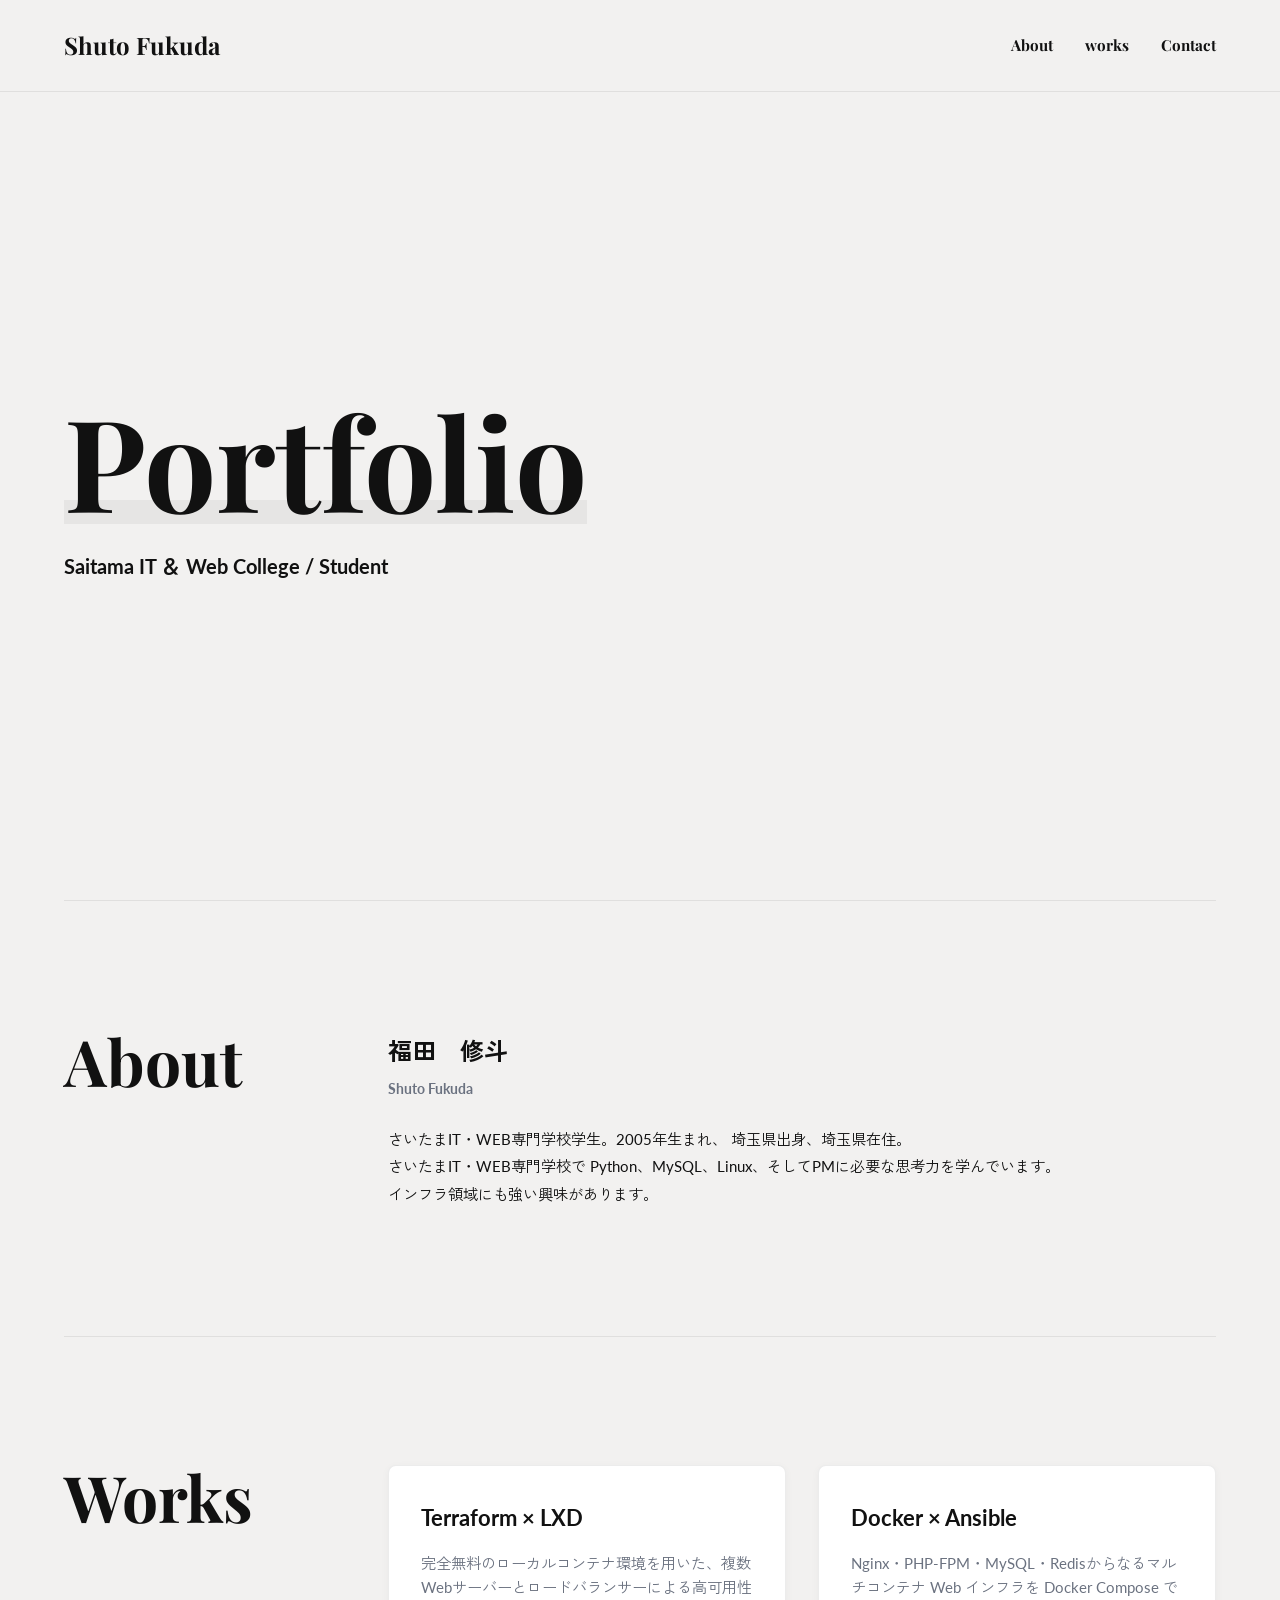
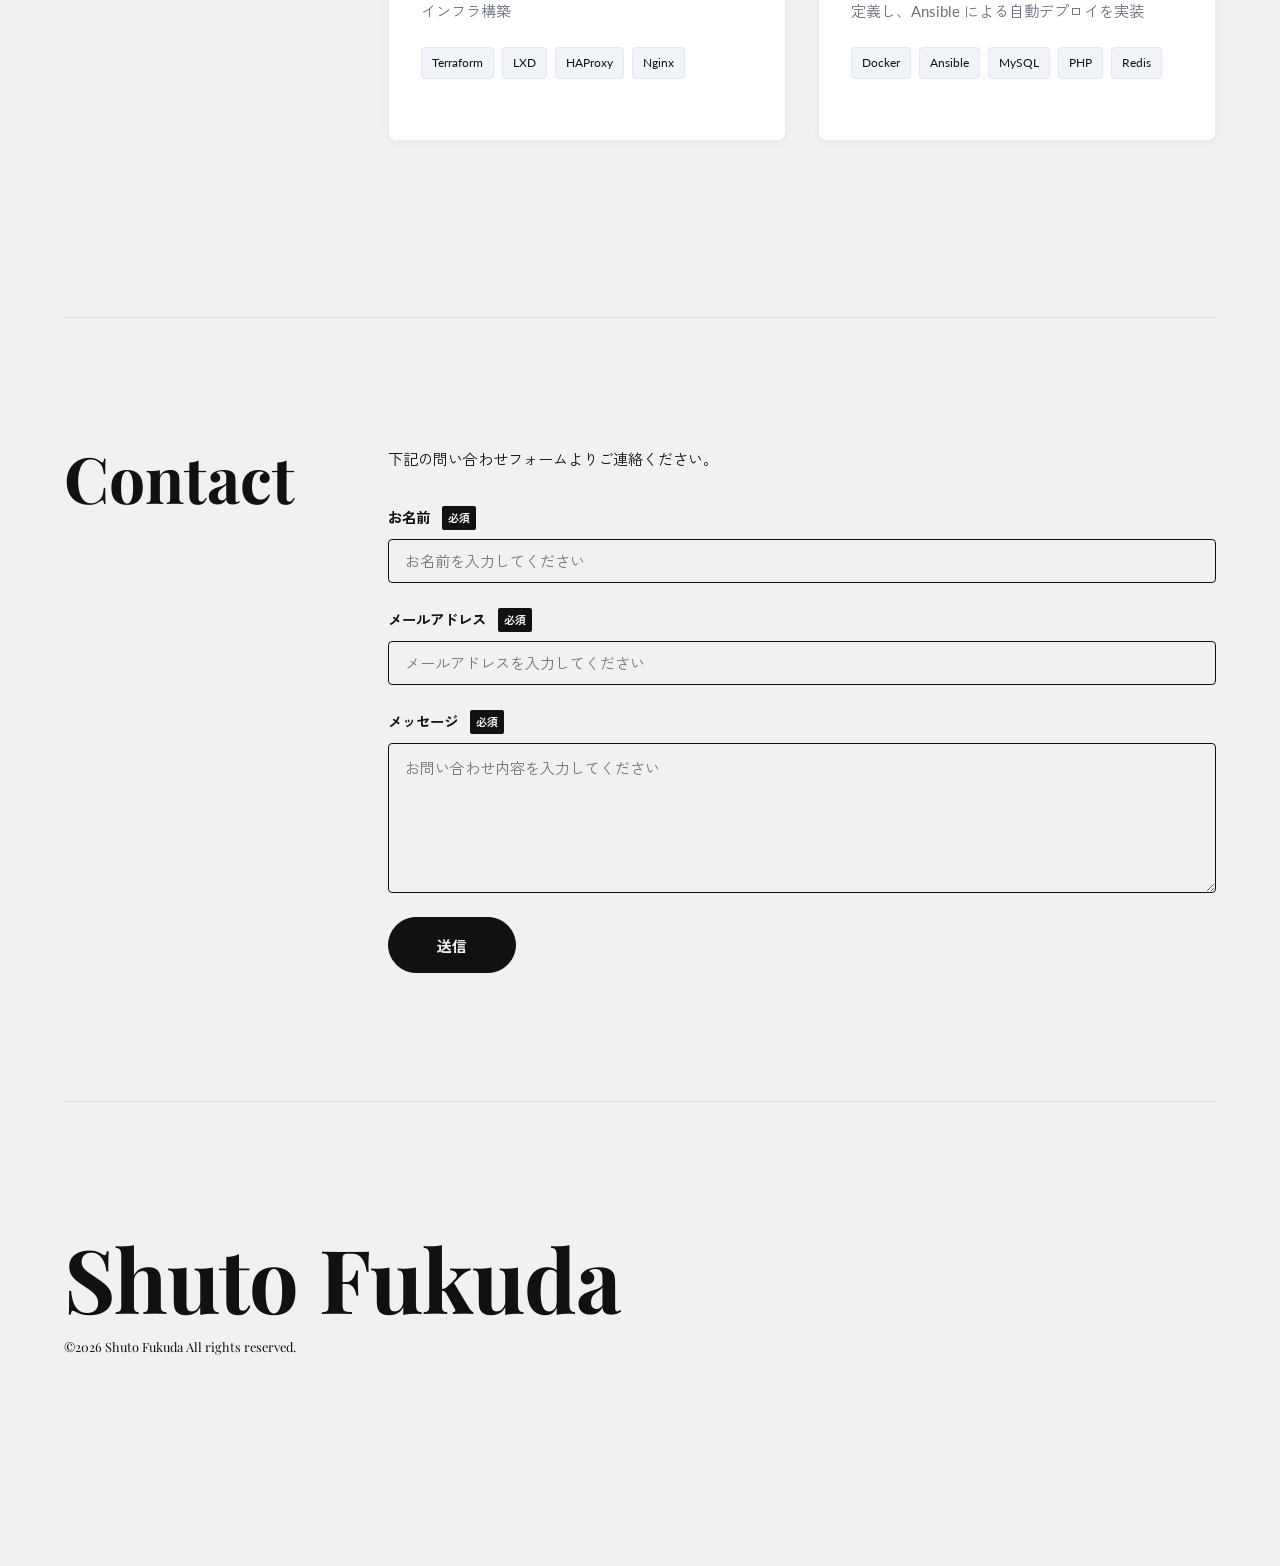
<file: portfolio111.html>
<!DOCTYPE html>
<html lang="ja">
<head>
  <meta charset="UTF-8">
  <meta name="viewport" content="width=device-width, initial-scale=1.0">
  <title>Shuto Fukuda - Portfolio</title>
  
  <!-- Fonts -->
  <link rel="preconnect" href="https://fonts.googleapis.com">
  <link rel="preconnect" href="https://fonts.gstatic.com" crossorigin>
  <link href="https://fonts.googleapis.com/css2?family=Fira+Code:wght@400;500&family=Playfair+Display:ital,wght@0,600;0,700;1,600;1,700&family=Zen+Kaku+Gothic+New:wght@400;500;700&family=Lato:ital,wght@0,400;0,700;1,400;1,700&display=swap" rel="stylesheet">
  
  <style>
    /* Design Tokens - Styled to match tan620804.studio.site template */
    :root {
      --bg: #f2f1f0; /* Studio site background tone */
      --card-bg: #ffffff;
      --border-color: rgba(17, 17, 17, 0.08);
      --text-main: #111111; /* Studio site primary dark text */
      --text-muted: #6b7280;
      --primary: #2563eb;
      --accent: #10b981;
      --danger: #ef4444;
      
      --font-sans: 'Lato', 'Zen Kaku Gothic New', system-ui, -apple-system, sans-serif;
      --font-serif: 'Playfair Display', 'Georgia', serif;
      --font-mono: 'Fira Code', monospace;
      
      --transition: all 0.25s cubic-bezier(0.4, 0, 0.2, 1);
    }

    /* Reset & Base */
    * {
      box-sizing: border-box;
      margin: 0;
      padding: 0;
    }
    html {
      scroll-behavior: smooth;
    }
    body {
      background: var(--bg);
      color: var(--text-main);
      font-family: var(--font-sans);
      line-height: 1.8;
      min-height: 100vh;
      overflow-x: hidden;
      padding-bottom: 5rem;
    }

    /* Layout Container */
    .container {
      max-width: 1280px;
      width: 100%;
      margin: 0 auto;
      padding: 0 4rem;
      position: relative;
    }

    /* Sticky Header Navigation */
    header {
      position: fixed;
      top: 0;
      left: 0;
      width: 100%;
      background: rgba(242, 241, 240, 0.9);
      backdrop-filter: blur(8px);
      z-index: 100;
      border-bottom: 1px solid var(--border-color);
      transition: var(--transition);
    }
    .header-inner {
      max-width: 1280px;
      margin: 0 auto;
      padding: 1.5rem 4rem;
      display: flex;
      justify-content: space-between;
      align-items: center;
    }
    .logo {
      font-family: var(--font-serif);
      font-size: 1.5rem;
      font-weight: 700;
      text-decoration: none;
      color: var(--text-main);
      transition: var(--transition);
    }
    .logo:hover {
      opacity: 0.7;
      transform: translateX(4px);
    }
    nav {
      display: flex;
      gap: 2rem;
    }
    nav a {
      font-family: var(--font-serif);
      font-size: 0.95rem;
      font-weight: 700;
      text-decoration: none;
      color: var(--text-main);
      position: relative;
      padding: 0.25rem 0;
    }
    nav a::after {
      content: '';
      position: absolute;
      bottom: 0;
      left: 0;
      width: 0;
      height: 2px;
      background: var(--text-main);
      transition: var(--transition);
    }
    nav a:hover::after {
      width: 100%;
    }

    /* Hero Section */
    .hero {
      min-height: 100vh;
      display: flex;
      align-items: center;
      padding-top: 5rem;
    }
    .hero-content {
      width: 100%;
    }
    .hero-title-wrapper {
      position: relative;
      display: inline-block;
      margin-bottom: 1.5rem;
    }
    .hero-title {
      font-family: var(--font-serif);
      font-size: 8rem;
      font-weight: 700;
      color: var(--text-main);
      line-height: 1;
    }
    .hero-title-bg {
      position: absolute;
      bottom: 0;
      left: 0;
      width: 100%;
      height: 1.5rem;
      background: rgba(17, 17, 17, 0.05);
      z-index: -1;
    }
    .hero-subtitle {
      font-size: 1.25rem;
      color: var(--text-main);
      font-weight: 700;
    }

    /* Section Grid - Split Columns Like Studio Template */
    .section-grid {
      display: flex;
      gap: 4rem;
      padding: 8rem 0;
      border-top: 1px solid var(--border-color);
    }
    .section-left {
      width: 260px;
      flex-shrink: 0;
      position: sticky;
      top: 6rem;
      height: fit-content;
    }
    .section-title {
      font-family: var(--font-serif);
      font-size: 4rem;
      font-weight: 700;
      color: var(--text-main);
      line-height: 1;
    }
    .section-right {
      flex-grow: 1;
      min-width: 0;
    }

    /* About Section Content */
    .about-content {
      display: flex;
      gap: 3rem;
      align-items: flex-start;
    }
    .profile-image {
      width: 160px;
      height: 160px;
      border-radius: 50%;
      background-image: url('https://images.unsplash.com/photo-1534528741775-53994a69daeb?crop=entropy&cs=tinysrgb&fit=max&fm=jpg&ixid=M3w2MzQ2fDB8MXxzZWFyY2h8MTMxfHxmYXNoaW9ufGVufDB8fHx8MTc2MTUyMzkzOHww&ixlib=rb-4.1.0&q=80&w=1080');
      background-size: cover;
      background-position: center;
      flex-shrink: 0;
      box-shadow: 0 4px 10px rgba(0,0,0,0.05);
    }
    .about-text {
      flex-grow: 1;
    }
    .about-name-group {
      margin-bottom: 1.5rem;
    }
    .about-name {
      font-size: 1.5rem;
      font-weight: 700;
      color: var(--text-main);
    }
    .about-name-eng {
      font-size: 0.9rem;
      color: var(--text-muted);
      font-weight: 700;
      margin-top: 0.25rem;
    }
    .about-desc {
      font-size: 0.95rem;
      color: var(--text-main);
      line-height: 1.8;
    }

    /* Works Section (Terraform x LXD Implementation) */
    .works-header {
      margin-bottom: 2.5rem;
    }
    .works-project-title {
      font-size: 1.75rem;
      color: var(--text-main);
      margin-bottom: 0.5rem;
    }
    .works-project-desc {
      color: var(--text-muted-dark);
      font-size: 0.95rem;
      margin-bottom: 2rem;
    }

    /* Stats Grid */
    .stats-grid {
      display: grid;
      grid-template-columns: repeat(2, 1fr);
      gap: 1.5rem;
      margin-bottom: 2.5rem;
    }
    .stat-card {
      background: var(--card-bg);
      border: 1px solid var(--border-color);
      border-radius: 6px;
      padding: 1.5rem;
      box-shadow: 0 1px 3px rgba(0,0,0,0.02);
      transition: var(--transition);
    }
    .stat-card:hover {
      border-color: var(--primary);
    }
    .stat-card h3 {
      font-size: 0.85rem;
      color: var(--text-muted-dark);
      text-transform: uppercase;
      letter-spacing: 0.05em;
      margin-bottom: 0.5rem;
    }
    .stat-card .value {
      font-size: 1.4rem;
      font-weight: 700;
      color: var(--text-main);
    }
    .stat-card .tech-list {
      display: flex;
      flex-wrap: wrap;
      gap: 0.4rem;
      margin-top: 0.5rem;
    }
    .tech-badge {
      font-size: 0.75rem;
      padding: 2px 8px;
      background: #f1f5f9;
      border: 1px solid #e2e8f0;
      border-radius: 4px;
      color: var(--text-muted-dark);
    }

    /* Tabs Component */
    .tabs-wrapper {
      background: var(--card-bg);
      border: 1px solid var(--border-color);
      border-radius: 6px;
      padding: 0.3rem;
      margin-bottom: 2rem;
    }
    .tab-buttons {
      display: flex;
      gap: 0.2rem;
    }
    .tab-btn {
      flex: 1;
      background: transparent;
      border: none;
      color: var(--text-muted-dark);
      padding: 0.75rem 1.25rem;
      font-family: var(--font-sans);
      font-size: 0.9rem;
      font-weight: 500;
      cursor: pointer;
      border-radius: 4px;
      transition: var(--transition);
    }
    .tab-btn:hover {
      color: #000;
      background: #f8fafc;
    }
    .tab-btn.active {
      color: #fff;
      background: var(--primary);
    }

    .tab-content {
      display: none;
      animation: fadeIn 0.3s ease-out forwards;
    }
    .tab-content.active {
      display: block;
    }

    @keyframes fadeIn {
      from { opacity: 0; transform: translateY(5px); }
      to { opacity: 1; transform: translateY(0); }
    }

    /* Detail Card */
    .detail-card {
      background: var(--card-bg);
      border: 1px solid var(--border-color);
      border-radius: 6px;
      padding: 2.5rem;
      margin-bottom: 2rem;
      box-shadow: 0 1px 3px rgba(0,0,0,0.02);
    }
    .detail-card h3 {
      font-size: 1.3rem;
      margin-bottom: 1.25rem;
      border-bottom: 2px solid var(--border-color);
      padding-bottom: 0.5rem;
    }
    .detail-card p {
      color: var(--text-muted-dark);
      margin-bottom: 1.5rem;
      font-size: 0.95rem;
    }

    /* Graphical Network Diagram */
    .diagram-container {
      background: #f8fafc;
      border: 1px solid var(--border-color);
      border-radius: 6px;
      padding: 2rem;
      margin: 2rem 0;
      position: relative;
    }
    .diagram-title {
      font-size: 0.8rem;
      text-transform: uppercase;
      letter-spacing: 0.05em;
      color: var(--text-muted-dark);
      margin-bottom: 1.5rem;
      font-weight: 700;
      text-align: center;
    }
    .network-vis {
      display: flex;
      flex-direction: column;
      align-items: center;
      gap: 2.5rem;
    }
    .node {
      background: #ffffff;
      border: 1px solid var(--border-color);
      border-radius: 6px;
      padding: 0.75rem 1.5rem;
      text-align: center;
      position: relative;
      z-index: 2;
      box-shadow: 0 2px 4px rgba(0,0,0,0.04);
      transition: var(--transition);
    }
    .node:hover {
      border-color: var(--primary);
    }
    .node-client {
      border-color: #cbd5e1;
    }
    .node-lb {
      border-color: #93c5fd;
      background: #f0f7ff;
    }
    .node-web {
      border-color: #a7f3d0;
      background: #f0fdf4;
    }
    .node .title {
      font-weight: 700;
      font-size: 0.9rem;
      color: var(--text-main);
    }
    .node .desc {
      font-size: 0.75rem;
      color: var(--text-muted-dark);
      margin-top: 0.2rem;
    }
    .web-group {
      display: flex;
      gap: 1.5rem;
      width: 100%;
      justify-content: center;
      flex-wrap: nowrap;
    }
    .connector-svg {
      position: absolute;
      top: 0;
      left: 0;
      width: 100%;
      height: 100%;
      pointer-events: none;
      z-index: 1;
    }
    .connection-line {
      stroke: #cbd5e1;
      stroke-width: 1.5;
      stroke-dasharray: 4 4;
    }
    .pulse-line {
      stroke: var(--primary);
      stroke-width: 2;
      stroke-dasharray: 8 100;
      stroke-dashoffset: 108;
      animation: pulseFlow 2.5s linear infinite;
    }
    @keyframes pulseFlow {
      to {
        stroke-dashoffset: 0;
      }
    }

    /* Timelines */
    .timeline {
      position: relative;
      margin-left: 1rem;
      border-left: 2px solid var(--border-color);
      padding-left: 2rem;
    }
    .timeline-item {
      position: relative;
      margin-bottom: 3rem;
    }
    .timeline-item:last-child {
      margin-bottom: 0;
    }
    .timeline-marker {
      position: absolute;
      left: calc(-2rem - 5px);
      top: 0.25rem;
      width: 8px;
      height: 8px;
      border-radius: 50%;
      background: #cbd5e1;
      border: 2px solid var(--bg);
    }
    .timeline-item.success .timeline-marker {
      background: var(--primary);
    }
    .timeline-badge {
      display: inline-block;
      padding: 2px 6px;
      font-size: 0.7rem;
      font-weight: 700;
      border-radius: 4px;
      margin-bottom: 0.75rem;
      text-transform: uppercase;
    }
    .timeline-badge.ok {
      background: #eff6ff;
      color: var(--primary);
      border: 1px solid #bfdbfe;
    }
    .timeline-item h3 {
      font-size: 1.1rem;
      margin-bottom: 0.5rem;
    }
    .timeline-item p {
      color: var(--text-muted-dark);
      font-size: 0.9rem;
      margin-bottom: 1rem;
    }

    /* Accordion (Troubleshooting) */
    .accordion {
      border: 1px solid var(--border-color);
      border-radius: 6px;
      margin-bottom: 1rem;
      overflow: hidden;
      background: #ffffff;
      transition: var(--transition);
    }
    .accordion:hover {
      border-color: #cbd5e1;
    }
    .accordion-header {
      padding: 1rem 1.5rem;
      background: #f8fafc;
      cursor: pointer;
      display: flex;
      justify-content: space-between;
      align-items: center;
      user-select: none;
    }
    .accordion-header .error-title {
      font-weight: 600;
      display: flex;
      align-items: center;
      gap: 0.75rem;
      font-size: 0.95rem;
    }
    .accordion-header .error-badge {
      background: #fee2e2;
      color: var(--danger);
      border: 1px solid #fecaca;
      font-size: 0.7rem;
      padding: 2px 6px;
      border-radius: 4px;
      font-weight: 700;
    }
    .accordion-icon {
      font-size: 1.2rem;
      color: var(--text-muted-dark);
      transition: var(--transition);
    }
    .accordion.open .accordion-icon {
      transform: rotate(45deg);
    }
    .accordion-body {
      max-height: 0;
      overflow: hidden;
      transition: max-height 0.25s ease-out;
    }
    .accordion-content {
      padding: 1.5rem;
      border-top: 1px solid var(--border-color);
      font-size: 0.9rem;
      background: #fff;
    }
    .accordion-content p {
      margin-bottom: 1rem;
    }

    /* Code Blocks */
    .code-container {
      position: relative;
      margin: 1rem 0;
    }
    pre {
      background: #0f172a;
      border: 1px solid #1e293b;
      border-radius: 6px;
      padding: 1.25rem;
      overflow-x: auto;
    }
    code {
      font-family: var(--font-mono);
      font-size: 0.85rem;
      color: #cbd5e1;
      white-space: pre;
    }
    .copy-btn {
      position: absolute;
      top: 0.5rem;
      right: 0.5rem;
      background: rgba(255,255,255,0.1);
      border: 1px solid rgba(255,255,255,0.15);
      color: #94a3b8;
      font-family: var(--font-sans);
      font-size: 0.7rem;
      font-weight: 600;
      padding: 3px 6px;
      border-radius: 4px;
      cursor: pointer;
      transition: var(--transition);
    }
    .copy-btn:hover {
      background: rgba(255,255,255,0.2);
      color: #fff;
    }
    .inline-code {
      background: #f1f5f9;
      border: 1px solid #e2e8f0;
      padding: 2px 6px;
      border-radius: 4px;
      font-family: var(--font-mono);
      font-size: 0.8rem;
      color: #0f172a;
    }

    /* Check lists */
    ul.check-list {
      list-style: none;
    }
    ul.check-list li {
      position: relative;
      padding-left: 2rem;
      margin-bottom: 0.75rem;
      color: var(--text-muted-dark);
      font-size: 0.95rem;
    }
    ul.check-list li::before {
      content: '✓';
      position: absolute;
      left: 0.25rem;
      color: var(--accent);
      font-weight: 700;
    }
    ul.check-list li strong {
      color: var(--text-main);
    }

    /* Project Cards Grid (clickable) */
    .projects-grid {
      display: grid;
      grid-template-columns: repeat(auto-fit, minmax(320px, 1fr));
      gap: 2rem;
      margin-bottom: 3rem;
    }
    .project-card {
      background: var(--card-bg);
      border: 1px solid var(--border-color);
      border-radius: 8px;
      padding: 2rem;
      cursor: pointer;
      transition: var(--transition);
      box-shadow: 0 2px 8px rgba(0,0,0,0.04);
    }
    .project-card:hover {
      border-color: var(--primary);
      box-shadow: 0 8px 16px rgba(0,0,0,0.12);
      transform: translateY(-4px);
    }
    .project-card-title {
      font-size: 1.4rem;
      font-weight: 700;
      color: var(--text-main);
      margin-bottom: 0.75rem;
    }
    .project-card-desc {
      color: var(--text-muted);
      font-size: 0.95rem;
      line-height: 1.6;
      margin-bottom: 1.5rem;
    }
    .project-card-tech {
      display: flex;
      flex-wrap: wrap;
      gap: 0.5rem;
    }
    .project-card-tech .tech-badge {
      font-size: 0.75rem;
      padding: 4px 10px;
      background: #f1f5f9;
      border: 1px solid #e2e8f0;
      border-radius: 4px;
      color: var(--text-muted-dark);
    }
    .project-card::after {
      content: '→';
      display: inline-block;
      margin-left: 0.5rem;
      color: var(--primary);
      font-weight: 700;
      opacity: 0;
      transition: var(--transition);
    }
    .project-card:hover::after {
      opacity: 1;
    }

    /* Modal Styles */
    .modal {
      display: none;
      position: fixed;
      z-index: 1000;
      left: 0;
      top: 0;
      width: 100%;
      height: 100%;
      background-color: rgba(0, 0, 0, 0.5);
      backdrop-filter: blur(4px);
      animation: fadeInBg 0.3s ease-out forwards;
    }
    .modal.open {
      display: flex;
      align-items: center;
      justify-content: center;
    }
    @keyframes fadeInBg {
      from { opacity: 0; }
      to { opacity: 1; }
    }
    .modal-content {
      background-color: var(--bg);
      border: 1px solid var(--border-color);
      border-radius: 8px;
      max-width: 90%;
      width: 1000px;
      max-height: 90vh;
      overflow-y: auto;
      position: relative;
      animation: slideUp 0.3s ease-out forwards;
      box-shadow: 0 20px 60px rgba(0,0,0,0.3);
    }
    @keyframes slideUp {
      from {
        opacity: 0;
        transform: translateY(30px);
      }
      to {
        opacity: 1;
        transform: translateY(0);
      }
    }
    .modal-header {
      display: flex;
      justify-content: space-between;
      align-items: center;
      padding: 2rem;
      border-bottom: 1px solid var(--border-color);
      background: var(--card-bg);
      position: sticky;
      top: 0;
      z-index: 1001;
    }
    .modal-title {
      font-size: 1.8rem;
      font-weight: 700;
      color: var(--text-main);
      margin: 0;
    }
    .modal-close {
      background: transparent;
      border: none;
      font-size: 1.8rem;
      cursor: pointer;
      color: var(--text-muted);
      transition: var(--transition);
      padding: 0;
      width: 40px;
      height: 40px;
      display: flex;
      align-items: center;
      justify-content: center;
    }
    .modal-close:hover {
      color: var(--text-main);
    }
    .modal-body {
      padding: 2rem;
    }

    /* Contact Section Content */
    .contact-desc {
      font-size: 0.95rem;
      color: var(--text-muted-dark);
      margin-bottom: 2rem;
    }
    .contact-form {
      display: flex;
      flex-direction: column;
      gap: 1.5rem;
    }
    .form-group {
      display: flex;
      flex-direction: column;
      gap: 0.5rem;
    }
    .form-label-row {
      display: flex;
      align-items: center;
      gap: 0.75rem;
    }
    .form-label {
      font-size: 0.9rem;
      font-weight: 700;
      color: var(--text-main);
    }
    .form-badge {
      background: var(--text-main);
      color: var(--bg);
      font-size: 0.7rem;
      padding: 2px 6px;
      border-radius: 2px;
      font-weight: 700;
    }
    .form-input, .form-textarea {
      width: 100%;
      background: transparent;
      border: 1px solid var(--text-main);
      border-radius: 4px;
      padding: 0.75rem 1rem;
      font-family: var(--font-sans);
      font-size: 0.95rem;
      color: var(--text-main);
      outline: none;
      transition: var(--transition);
    }
    .form-input:focus, .form-textarea:focus {
      border-color: var(--primary);
      box-shadow: 0 0 0 2px rgba(37, 99, 235, 0.1);
    }
    .form-textarea {
      height: 150px;
      resize: vertical;
    }
    .form-submit {
      align-self: flex-start;
      background: var(--text-main);
      color: var(--bg);
      border: 1px solid var(--text-main);
      border-radius: 99px;
      padding: 1rem 3rem;
      font-family: var(--font-sans);
      font-size: 0.95rem;
      font-weight: 700;
      cursor: pointer;
      transition: var(--transition);
    }
    .form-submit:hover {
      background: transparent;
      color: var(--text-main);
    }

    /* Footer */
    footer {
      padding: 8rem 0;
      border-top: 1px solid var(--border-color);
      display: flex;
      flex-direction: column;
      align-items: flex-start;
      gap: 0.5rem;
    }
    .footer-logo {
      font-family: var(--font-serif);
      font-size: 5.5rem; /* Significantly enlarged to match photo */
      font-weight: 700;
      color: var(--text-main);
      line-height: 1.1;
      letter-spacing: -0.01em;
    }
    .footer-copy {
      font-family: var(--font-serif); /* Serif font to match photo style */
      font-size: 0.8rem;
      color: var(--text-main);
      font-weight: 400;
    }

    /* ========================================== */
    /* RESPONSIVE LAYOUTS (Tablet & Mobile) */
    /* ========================================== */

    /* Tablet Screen View (Between 769px and 1024px) */
    @media (max-width: 1024px) {
      .container, .header-inner {
        padding-left: 2.5rem;
        padding-right: 2.5rem;
      }
      .hero-title {
        font-size: 6rem;
      }
      .section-grid {
        flex-direction: column;
        gap: 2rem;
        padding: 5rem 0;
      }
      .section-left {
        width: 100%;
        position: static;
      }
      .section-title {
        font-size: 3.5rem;
        border-bottom: 2px solid var(--border-color);
        padding-bottom: 0.5rem;
      }
      .stats-grid {
        grid-template-columns: repeat(2, 1fr);
      }
    }

    /* Mobile Screen View (Under 768px) */
    @media (max-width: 768px) {
      .container, .header-inner {
        padding-left: 1.5rem;
        padding-right: 1.5rem;
      }
      .header-inner {
        padding-top: 1rem;
        padding-bottom: 1rem;
      }
      nav {
        gap: 1.25rem;
      }
      .hero-title {
        font-size: 4rem;
      }
      .section-title {
        font-size: 2.8rem;
      }
      .about-content {
        flex-direction: column;
        gap: 1.5rem;
        align-items: center;
        text-align: center;
      }
      .stats-grid {
        grid-template-columns: 1fr;
      }
      .tabs-wrapper {
        padding: 0.2rem;
      }
      .tab-buttons {
        flex-direction: column;
      }
      .tab-btn {
        width: 100%;
        text-align: center;
        padding: 0.6rem;
      }
      .detail-card {
        padding: 1.5rem 1rem;
      }
      .diagram-container {
        padding: 1rem 0.5rem;
      }
      .web-group {
        flex-direction: column;
        align-items: center;
        gap: 1rem;
      }
      .connector-svg {
        display: none;
      }
      .timeline {
        margin-left: 0.2rem;
        padding-left: 1.2rem;
      }
      .timeline-marker {
        left: calc(-1.2rem - 5px);
      }
      .form-submit {
        width: 100%;
      }
      footer {
        padding: 5rem 0;
        gap: 0.5rem;
      }
      .footer-logo {
        font-size: 3.2rem; /* Prevent overflow on small mobile screens */
      }
      .footer-copy {
        font-size: 0.75rem;
      }
      .modal-content {
        max-width: 95%;
        max-height: 85vh;
        border-radius: 12px;
      }
      .modal-header {
        padding: 1.5rem;
      }
      .modal-title {
        font-size: 1.4rem;
      }
      .modal-body {
        padding: 1.5rem;
      }
      .projects-grid {
        grid-template-columns: 1fr;
      }
      .project-card {
        padding: 1.5rem;
      }
      .project-card-title {
        font-size: 1.2rem;
      }
    }
  </style>
</head>
<body>

  <!-- Sticky Header Navigation -->
  <header>
    <div class="header-inner">
      <a href="#" class="logo">Shuto Fukuda</a>
      <nav>
        <a href="#about">About</a>
        <a href="#works">works</a>
        <a href="#contact">Contact</a>
      </nav>
    </div>
  </header>

  <div class="container">
    
    <!-- Hero Section -->
    <section class="hero" id="home">
      <div class="hero-content">
        <div class="hero-title-wrapper">
          <h1 class="hero-title">Portfolio</h1>
          <div class="hero-title-bg"></div>
        </div>
        <p class="hero-subtitle">Saitama IT ＆ Web College / Student</p>
      </div>
    </section>

    <!-- Green Dot Indicator from Photo -->
    <div class="green-dot-wrapper">
      <div class="green-dot"></div>
    </div>

    <!-- About Section -->
    <section class="section-grid" id="about">
      <div class="section-left">
        <h2 class="section-title">About</h2>
      </div>
      <div class="section-right">
        <div class="about-content">
          <div class="about-text">
            <div class="about-name-group">
              <h3 class="about-name">福田　修斗</h3>
              <p class="about-name-eng">Shuto Fukuda</p>
            </div>
            <p class="about-desc">
              さいたまIT・WEB専門学校学生。2005年生まれ、 埼玉県出身、埼玉県在住。<br>
              さいたまIT・WEB専門学校で Python、MySQL、Linux、そしてPMに必要な思考力を学んでいます。<br>
              インフラ領域にも強い興味があります。
            </p>
          </div>
        </div>
      </div>
    </section>

    <!-- Works Section -->
    <section class="section-grid" id="works">
      <div class="section-left">
        <h2 class="section-title">Works</h2>
      </div>
      <div class="section-right">
        
        <!-- Project Cards Grid -->
        <div class="projects-grid">
          
          <!-- Project 1 Card -->
          <div class="project-card" onclick="openModal('modal-project1')">
            <h3 class="project-card-title">Terraform × LXD</h3>
            <p class="project-card-desc">完全無料のローカルコンテナ環境を用いた、複数Webサーバーとロードバランサーによる高可用性インフラ構築</p>
            <div class="project-card-tech">
              <span class="tech-badge">Terraform</span>
              <span class="tech-badge">LXD</span>
              <span class="tech-badge">HAProxy</span>
              <span class="tech-badge">Nginx</span>
            </div>
          </div>

          <!-- Project 2 Card -->
          <div class="project-card" onclick="openModal('modal-project2')">
            <h3 class="project-card-title">Docker × Ansible</h3>
            <p class="project-card-desc">Nginx・PHP-FPM・MySQL・Redisからなるマルチコンテナ Web インフラを Docker Compose で定義し、Ansible による自動デプロイを実装</p>
            <div class="project-card-tech">
              <span class="tech-badge">Docker</span>
              <span class="tech-badge">Ansible</span>
              <span class="tech-badge">MySQL</span>
              <span class="tech-badge">PHP</span>
              <span class="tech-badge">Redis</span>
            </div>
          </div>

        </div>

      </div>
    </section>

    <!-- Modal 1: Terraform × LXD Project -->
    <div id="modal-project1" class="modal">
      <div class="modal-content">
        <div class="modal-header">
          <h2 class="modal-title">Terraform × LXD Web Infrastructure</h2>
          <button class="modal-close" onclick="closeModal('modal-project1')">&times;</button>
        </div>
        <div class="modal-body">
          
          <div class="works-header">
            <p class="works-project-desc">完全無料のローカルコンテナ環境を用いた、複数Webサーバーとロードバランサーによる高可用性インフラ構築プロジェクト</p>
          </div>

          <!-- Stats Grid -->
          <div class="stats-grid">
            <div class="stat-card">
              <h3>主要技術</h3>
              <div class="value" style="color: var(--primary);">Terraform / LXD</div>
            </div>
            <div class="stat-card">
              <h3>インフラ規模</h3>
              <div class="value">3 <span style="font-size: 0.9rem; font-weight: 500; color: var(--text-muted-dark);">Web Nodes</span></div>
            </div>
            <div class="stat-card">
              <h3>分散アルゴリズム</h3>
              <div class="value" style="color: var(--accent);">Round Robin</div>
            </div>
            <div class="stat-card">
              <h3>検証済みスタック</h3>
              <div class="tech-list">
                <span class="tech-badge">LXD</span>
                <span class="tech-badge">Ubuntu</span>
                <span class="tech-badge">Nginx</span>
                <span class="tech-badge">HAProxy</span>
              </div>
            </div>
          </div>

          <!-- Tabs -->
          <div class="tabs-wrapper">
            <div class="tab-buttons">
              <button class="tab-btn active" onclick="switchTab(event, 'overview')">概要</button>
              <button class="tab-btn" onclick="switchTab(event, 'timeline')">構築手順</button>
              <button class="tab-btn" onclick="switchTab(event, 'trouble')">トラブルシューティング</button>
              <button class="tab-btn" onclick="switchTab(event, 'results')">実績と学び</button>
            </div>
          </div>

          <!-- Tab 1: Overview -->
          <div id="overview" class="tab-content active">
            <div class="detail-card">
              <h3>プロジェクト概要</h3>
              <p>
                本プロジェクトは、インフラの構築手順をコードで定義する <strong>Infrastructure as Code (IaC)</strong> をローカルPC上で高速に、かつ完全に無料の枠組みで体験・実証するために構成されました。
              </p>
              <p>
                一般的に検証コストが掛かりやすいパブリッククラウド（AWSなど）を用いることなく、Linux標準のシステムコンテナ管理システムである <strong>LXD</strong> をバックエンドに採用。Terraform経由で複数のUbuntu仮想インスタンスを秒単位で瞬時に構築・破壊できる再現性の高い実証基盤を作り上げ、さらにHAProxyによるWebトラフィックの動的ロードバランシングまでを検証しています。
              </p>

              <!-- Dynamic Visual Diagram -->
              <div class="diagram-container">
                <div class="diagram-title">システムネットワーク構成図</div>
                
                <div class="network-vis">
                  <!-- Client -->
                  <div class="node node-client" id="node-client">
                    <div class="title">Client User</div>
                    <div class="desc">HTTP: localhost:8080</div>
                  </div>

                  <!-- Load Balancer -->
                  <div class="node node-lb" id="node-lb">
                    <div class="title">HAProxy (Load Balancer)</div>
                    <div class="desc">Port 8080 ➔ Round Robin</div>
                  </div>

                  <!-- Web Nodes Group -->
                  <div class="web-group">
                    <div class="node node-web" id="node-web1">
                      <div class="title">web-1</div>
                      <div class="desc">Ubuntu 22.04 | Nginx</div>
                      <div class="desc" style="color: var(--primary);">Port 8081 (Proxy)</div>
                    </div>
                    <div class="node node-web" id="node-web2">
                      <div class="title">web-2</div>
                      <div class="desc">Ubuntu 22.04 | Nginx</div>
                      <div class="desc" style="color: var(--primary);">Port 8082 (Proxy)</div>
                    </div>
                    <div class="node node-web" id="node-web3">
                      <div class="title">web-3</div>
                      <div class="desc">Ubuntu 22.04 | Nginx</div>
                      <div class="desc" style="color: var(--primary);">Port 8083 (Proxy)</div>
                    </div>
                  </div>
                </div>

                <!-- SVG connectors with flow effect -->
                <svg class="connector-svg" id="connector-svg">
                  <path id="path-client-lb" class="connection-line" />
                  <path id="path-client-lb-pulse" class="pulse-line" />

                  <path id="path-lb-web1" class="connection-line" />
                  <path id="path-lb-web1-pulse" class="pulse-line" />

                  <path id="path-lb-web2" class="connection-line" />
                  <path id="path-lb-web2-pulse" class="pulse-line" />

                  <path id="path-lb-web3" class="connection-line" />
                  <path id="path-lb-web3-pulse" class="pulse-line" />
                </svg>
              </div>
            </div>

            <div class="detail-card">
              <h3>工夫と実装ポイント</h3>
              <ul class="check-list">
                <li><strong>完全無料でのクラウド検証環境実現</strong>：AWSなどの商用クラウドを使わず、LXDコンテナのみで複数VM構成を構築。秒単位の高速起動により、試行錯誤が容易</li>
                <li><strong>Terraform による宣言的インフラ定義</strong>：count メタ引数を使い、3台のWebサーバーをパラメータ1つで制御。スケール変更がコード1行で実現可能</li>
                <li><strong>ラウンドロビン分散の実装検証</strong>：HAProxyの設定により、クライアントリクエストが自動的に3台へと均等に分散される動作を実証</li>
                <li><strong>エラードリフト管理とState管理の習得</strong>：Terraform State の重要性を実体験。リソースの競合解決とロールバック技術を確立</li>
              </ul>
            </div>

            <div class="detail-card">
              <h3>主要な構成ファイル</h3>
              <p>インフラの「宣言的な定義」と「ロードバランサー」の設計構成コードです。</p>
              
              <h4 style="font-size: 0.95rem; margin-bottom: 0.5rem; font-family: var(--font-mono);">vm.tf (Terraform)</h4>
              <div class="code-container">
                <button class="copy-btn" onclick="copyCode(this)">Copy</button>
                <pre><code>terraform {
  required_providers {
    lxd = {
      source  = "terraform-lxd/lxd"
      version = "1.7.0"
    }
  }
}

provider "lxd" {}

resource "lxd_container" "web" {
  count = 3

  name  = "web-${count.index + 1}"
  image = "ubuntu:22.04"
}</code></pre>
              </div>

              <h4 style="font-size: 0.95rem; margin-top: 2rem; margin-bottom: 0.5rem; font-family: var(--font-mono);">haproxy.cfg (HAProxy configuration)</h4>
              <div class="code-container">
                <button class="copy-btn" onclick="copyCode(this)">Copy</button>
                <pre><code>frontend http_front
    bind *:8080
    mode http
    default_backend http_back

backend http_back
    mode http
    balance roundrobin
    server web1 127.0.0.1:8081 check
    server web2 127.0.0.1:8082 check
    server web3 127.0.0.1:8083 check</code></pre>
              </div>
            </div>
          </div>

          <!-- Tab 2: Timeline Steps -->
          <div id="timeline" class="tab-content">
            <div class="detail-card">
              <h3>インフラ構築ステップ</h3>
              <p>初期の基盤導入から、複数コンテナの自動作成、ロードバランサー連携までの構築手順です。</p>
              
              <div class="timeline">
                <!-- Step 1 -->
                <div class="timeline-item success">
                  <div class="timeline-marker"></div>
                  <span class="timeline-badge ok">Success</span>
                  <h3>1. LXD インフラ環境のインストールと初期化</h3>
                  <p>
                    ホストマシンにLXDシステムを導入。コンテナ仮想化により、通常の重たい仮想マシンの起動を数秒の軽量コンテナ起動に代替し、完全無料・超高速な検証体制を構築。
                  </p>
                  <div class="code-container">
                    <button class="copy-btn" onclick="copyCode(this)">Copy</button>
                    <pre><code>sudo apt update
sudo apt install -y lxd
sudo lxd init</code></pre>
                  </div>
                </div>

                <!-- Step 2 -->
                <div class="timeline-item success">
                  <div class="timeline-marker"></div>
                  <span class="timeline-badge ok">Success</span>
                  <h3>2. Terraformによる複数コンテナ構成の適用</h3>
                  <p>
                    インフラ構成定義ファイル <span class="inline-code">vm.tf</span> を作成。複数インスタンス構成を <span class="inline-code">count = 3</span> パラメータで宣言的にコード定義し、一括で構築。
                  </p>
                  <div class="code-container">
                    <button class="copy-btn" onclick="copyCode(this)">Copy</button>
                    <pre><code>terraform init
terraform apply</code></pre>
                  </div>
                </div>

                <!-- Step 3 -->
                <div class="timeline-item success">
                  <div class="timeline-marker"></div>
                  <span class="timeline-badge ok">Success</span>
                  <h3>3. nginx のインストール（コンテナ内部）</h3>
                  <p>
                    構築したコンテナにログインし、Webサーバー（Nginx）を個別にインストールします。
                  </p>
                  <div class="code-container">
                    <button class="copy-btn" onclick="copyCode(this)">Copy</button>
                    <pre><code># 例：web-1 コンテナに入ってインストールする
lxc exec web-1 -- bash

# コンテナ内部で実行
sudo apt update
sudo apt install -y nginx</code></pre>
                  </div>
                </div>

                <!-- Step 4 -->
                <div class="timeline-item success">
                  <div class="timeline-marker"></div>
                  <span class="timeline-badge ok">Success</span>
                  <h3>4. Web コンテンツの変更による動作確認</h3>
                  <p>
                    各コンテナで異なるメッセージを返すようにインデックスHTMLを書き換え、どのサーバーにアクセスしているか判別できるようにします。
                  </p>
                  <div class="code-container">
                    <button class="copy-btn" onclick="copyCode(this)">Copy</button>
                    <pre><code># web-1 コンテナ内
echo "This is web-1" | sudo tee /var/www/html/index.html

# web-2 コンテナ内
echo "This is web-2" | sudo tee /var/www/html/index.html

# web-3 コンテナ内
echo "This is web-3" | sudo tee /var/www/html/index.html</code></pre>
                  </div>
                </div>

                <!-- Step 5 -->
                <div class="timeline-item success">
                  <div class="timeline-marker"></div>
                  <span class="timeline-badge ok">Success</span>
                  <h3>5. ホストから各コンテナへのポートフォワード設定</h3>
                  <p>
                    LXDの仮想ネットワーク上のコンテナとホスト側ネットワークを接続するため、プロキシポートマッピングを追加。
                  </p>
                  <div class="code-container">
                    <button class="copy-btn" onclick="copyCode(this)">Copy</button>
                    <pre><code>lxc config device add web-1 http proxy listen=tcp:0.0.0.0:8081 connect=tcp:127.0.0.1:80
lxc config device add web-2 http proxy listen=tcp:0.0.0.0:8082 connect=tcp:127.0.0.1:80
lxc config device add web-3 http proxy listen=tcp:0.0.0.0:8083 connect=tcp:127.0.0.1:80</code></pre>
                  </div>
                </div>

                <!-- Step 6 -->
                <div class="timeline-item success">
                  <div class="timeline-marker"></div>
                  <span class="timeline-badge ok">Success</span>
                  <h3>6. HAProxyロードバランサーの統合・検証</h3>
                  <p>
                    ホスト側にHAProxyを起動し、ラウンドロビンで負荷を分散するよう設定。<span class="inline-code">curl</span> を使って交互に各コンテナへとアクセスが振り分けられることを確認。
                  </p>
                  <div class="code-container">
                    <button class="copy-btn" onclick="copyCode(this)">Copy</button>
                    <pre><code>curl http://localhost:8080
# ➔ Output 1: This is web-1
# ➔ Output 2: This is web-2
# ➔ Output 3: This is web-3</code></pre>
                  </div>
                </div>
              </div>
            </div>
          </div>

          <!-- Tab 3: Troubleshooting -->
          <div id="trouble" class="tab-content">
            <div class="detail-card">
              <h3>直面した問題と解決（トラブルシューティング）</h3>
              <p>構築の過程で発生した様々なエラーに対し、ログの解析や権限・状態管理（State）の修復を行った問題解決の記録です。クリックすると詳細が開きます。</p>

              <!-- Issue 1 -->
              <div class="accordion">
                <div class="accordion-header" onclick="toggleAccordion(this)">
                  <div class="error-title">
                    <span class="error-badge">VirtualBox</span>
                    <span>1. VirtualBoxプロバイダーの取得失敗 (未登録)</span>
                  </div>
                  <span class="accordion-icon">+</span>
                </div>
                <div class="accordion-body">
                  <div class="accordion-content">
                    <p><strong>【事象】</strong><br>
                      当初、仮想マシンの制御にVirtualBoxを使用しようと試み、Terraform設定に書き加えたが、<span class="inline-code">terraform init</span>時にプロバイダーが見つからないエラーとなった。
                    </p>
                    <p><strong>【原因】</strong><br>
                      VirtualBox用のTerraformプロバイダー（<span class="inline-code">hashicorp/virtualbox</span>）は公式レジストリに存在しないため。
                    </p>
                    <p><strong>【解決策】</strong><br>
                      インフラの検証を円滑に進めるため、VirtualBoxでの実行を中止し、**LXDによるシステムコンテナベースの検証へ方針変更**。LXDはTerraformの公式・コミュニティプロバイダーが安定して提供されており、動作も非常に高速であるため、よりモダンで再現性の高い構成へと昇華できた。
                    </p>
                  </div>
                </div>
              </div>

              <!-- Issue 2 -->
              <div class="accordion">
                <div class="accordion-header" onclick="toggleAccordion(this)">
                  <div class="error-title">
                    <span class="error-badge">LXD UNIX Socket</span>
                    <span>2. LXDソケットへの通信権限エラー (Permission Denied)</span>
                  </div>
                  <span class="accordion-icon">+</span>
                </div>
                <div class="accordion-body">
                  <div class="accordion-content">
                    <p><strong>【事象】</strong><br>
                      <span class="inline-code">terraform apply</span> 時に、LXDデーモンと通信するUNIXソケットに対し、接続拒否エラーが発生。<br>
                      <code style="color: var(--danger); font-size: 0.85rem; font-family: var(--font-mono);">dial unix /var/snap/lxd/common/lxd/unix.socket: connect: permission denied</code>
                    </p>
                    <p><strong>【原因】</strong><br>
                      Terraformを実行している一般ユーザー（<span class="inline-code">siwuser</span>）が、LXDの操作に必要な <span class="inline-code">lxd</span> ユーザーグループに所属していなかったため。
                    </p>
                    <p><strong>【解決策】</strong><br>
                      ユーザーをLXDグループに追加するコマンドを実行し、ホスト環境を再起動させてグループ設定を適用。<br>
                      <pre><code style="color: var(--primary);">sudo usermod -aG lxd siwuser
sudo reboot</code></pre>
                    </p>
                  </div>
                </div>
              </div>

              <!-- Issue 3 -->
              <div class="accordion">
                <div class="accordion-header" onclick="toggleAccordion(this)">
                  <div class="error-title">
                    <span class="error-badge">Terraform State</span>
                    <span>3. コンテナの重複作成・適用競合</span>
                  </div>
                  <span class="accordion-icon">+</span>
                </div>
                <div class="accordion-body">
                  <div class="accordion-content">
                    <p><strong>【事象】</strong><br>
                      構成適用中に、対象コンテナが既に存在しているとアラートが出現し、実行が停止。<br>
                      <code style="color: var(--danger); font-size: 0.85rem; font-family: var(--font-mono);">This "instances" entry already exists</code>
                    </p>
                    <p><strong>【原因】</strong><br>
                      Terraformを介さずLXD側で直接コンテナを操作した、または前回の不完全な破壊処理などにより、LXDに実機が残っているにも関わらずTerraformの状態管理ファイル（State）には反映されていない「状態の乖離（ドリフト）」が起きていた。
                    </p>
                    <p><strong>【解決策】</strong><br>
                      実機側に残っている競合コンテナを強制削除した上で、TerraformのStateから対象のリソース状態を完全にクリアすることで、次回適用時の競合を解消。<br>
                      <pre><code style="color: var(--primary);">lxc delete terraform-test --force
terraform state rm lxd_container.test</code></pre>
                    </p>
                  </div>
                </div>
              </div>

              <!-- Issue 4 -->
              <div class="accordion">
                <div class="accordion-header" onclick="toggleAccordion(this)">
                  <div class="error-title">
                    <span class="error-badge">LXD Storage</span>
                    <span>4. ストレージプールの作成競合</span>
                  </div>
                  <span class="accordion-icon">+</span>
                </div>
                <div class="accordion-body">
                  <div class="accordion-content">
                    <p><strong>【事象】</strong><br>
                      <span class="inline-code">lxd init</span> 実行時、ストレージプールが重複しているという警告が発生。<br>
                      <code style="color: var(--danger); font-size: 0.85rem; font-family: var(--font-mono);">The requested storage pool "default" already exists. Please choose another name.</code>
                    </p>
                    <p><strong>【原因】</strong><br>
                      過去に初期化したLXD環境の残骸により、デフォルトのストレージプール名である <span class="inline-code">default</span> がシステム内で利用中だった。
                    </p>
                    <p><strong>【解決策】</strong><br>
                      初期化プロンプトに従い、未使用の新しいプール名（例: <span class="inline-code">default2</span>）を入力して設定をバイパスし、無事に初期化を完了させた。
                    </p>
                  </div>
                </div>
              </div>

            </div>
          </div>

          <!-- Tab 4: Results & Learnings -->
          <div id="results" class="tab-content">
            <div class="detail-card">
              <h3>得られた実績と学び</h3>
              
              <div style="margin-bottom: 2rem;">
                <h4 style="color: var(--text-main); margin-bottom: 0.5rem;">1. 手作業インフラ構築から、再現性の高いIaCへ</h4>
                <p>
                  物理環境の構築・設定のすべてを手動で行っていた手法を脱却し、インフラを「コード（HCL）」で定義することで、誰が実行しても同じ環境を秒単位で再現できる強みを体験しました。これにより、開発環境のスクラップ＆ビルドが容易になりました。
                </p>
              </div>

              <div style="margin-bottom: 2rem;">
                <h4 style="color: var(--text-main); margin-bottom: 0.5rem;">2. スケールアウトの概念理解</h4>
                <p>
                  Terraformのメタ引数である <span class="inline-code">count</span> を変更するだけで、1台のWebサーバーから3台、あるいはそれ以上へと瞬時にスケールアウトできる設計方法を学びました。これはAWS等のAuto Scalingや冗長化の根本原理を掴むのに大きく貢献しました。
                </p>
              </div>

              <div style="margin-bottom: 2rem;">
                <h4 style="color: var(--text-main); margin-bottom: 0.5rem;">3. ネットワークトラフィック制御とポート設計</h4>
                <p>
                  LXDのプロキシ設定を通じ、仮想内部ネットワークと外部ホストの通信経路を設計しました。また、ロードバランサー（HAProxy）によるレイヤー4/7の中継処理と、クライアントからのリクエストが均等に分散されていくラウンドロビンの動向を検証レベルで実証しました。
                </p>
              </div>

              <div>
                <h4 style="color: var(--text-main); margin-bottom: 0.5rem;">4. プロジェクト達成による技術スキル成長</h4>
                <ul class="check-list">
                  <li><strong>インフラコード化能力</strong>: Terraformを用いた宣言的コード開発スキルの獲得</li>
                  <li><strong>コンテナ仮想化スキル</strong>: LXD/LXCの制御、ネットワークおよびボリューム設計の知識</li>
                  <li><strong>ロードバランシング設計</strong>: HAProxyを用いたリバースプロキシおよび負荷分散構成能力</li>
                  <li><strong>トラブル解決能力</strong>: エラーログ（権限、重複、プール名）からの正確な原因特定と解決スキルの習得</li>
                </ul>
              </div>
            </div>
          </div>

        </div>
      </div>
    </div>

    <!-- Modal 2: Docker Compose × Ansible Project -->
    <div id="modal-project2" class="modal">
      <div class="modal-content">
        <div class="modal-header">
          <h2 class="modal-title">Docker Compose × Ansible サーバー構成自動化</h2>
          <button class="modal-close" onclick="closeModal('modal-project2')">&times;</button>
        </div>
        <div class="modal-body">
          
          <div class="works-header">
            <p class="works-project-desc">Docker Compose と Ansible を組み合わせ、Web・アプリケーション・データベース・キャッシュの4層からなるマルチコンテナ Web インフラを構築し、実運用に近い構成管理フローをローカル環境で再現したプロジェクト</p>
          </div>

          <!-- Stats Grid -->
          <div class="stats-grid">
            <div class="stat-card">
              <h3>主要技術</h3>
              <div class="value" style="color: var(--primary);">Docker / Ansible</div>
            </div>
            <div class="stat-card">
              <h3>構成ノード数</h3>
              <div class="value">5 <span style="font-size: 0.9rem; font-weight: 500; color: var(--text-muted-dark);">Services</span></div>
            </div>
            <div class="stat-card">
              <h3>構成管理</h3>
              <div class="value" style="color: var(--accent);">IaC</div>
            </div>
            <div class="stat-card">
              <h3>検証済みスタック</h3>
              <div class="tech-list">
                <span class="tech-badge">Docker</span>
                <span class="tech-badge">Ansible</span>
                <span class="tech-badge">Nginx</span>
                <span class="tech-badge">MySQL</span>
                <span class="tech-badge">PHP</span>
                <span class="tech-badge">Redis</span>
              </div>
            </div>
          </div>

          <!-- Tabs -->
          <div class="tabs-wrapper">
            <div class="tab-buttons">
              <button class="tab-btn active" onclick="switchTab(event, 'overview2')">概要</button>
              <button class="tab-btn" onclick="switchTab(event, 'timeline2')">構築手順</button>
              <button class="tab-btn" onclick="switchTab(event, 'trouble2')">トラブルシューティング</button>
              <button class="tab-btn" onclick="switchTab(event, 'results2')">実績と学び</button>
            </div>
          </div>

          <!-- Tab 1: Overview -->
          <div id="overview2" class="tab-content active">
            <div class="detail-card">
              <h3>プロジェクト概要</h3>
              <p>
                本プロジェクトでは、<strong>Docker Compose</strong> と <strong>Ansible</strong> を組み合わせて、Web サーバー・アプリケーションサーバー・データベース・キャッシュサーバーからなる<strong>マルチコンテナ Web インフラ</strong>を構築しました。開発環境から本番環境へのデプロイまでを自動化し、構成管理ツールによる統一的な運用フローを実証しています。
              </p>
              <p>
                Ansible のプレイブックを用いて、Docker のインストール・Compose の配置・サービス起動までを自動化。複数ホストへの横展開が可能な構成管理フローを実装し、本番運用で使われる「構成の再現性」「自動化」「一括適用」を体験しました。
              </p>

              <!-- Dynamic Visual Diagram -->
              <div class="diagram-container">
                <div class="diagram-title">マルチコンテナアーキテクチャ構成図</div>
                
                <div class="network-vis">
                  <!-- Client -->
                  <div class="node node-client" id="node-client2">
                    <div class="title">Client Browser</div>
                    <div class="desc">HTTP: localhost:80</div>
                  </div>

                  <!-- Nginx Reverse Proxy -->
                  <div class="node node-lb" id="node-nginx2">
                    <div class="title">Nginx (Reverse Proxy)</div>
                    <div class="desc">Port 80 ➔ Load Balancing</div>
                  </div>

                  <!-- Backend Services Group -->
                  <div class="web-group">
                    <div class="node node-web" id="node-php2">
                      <div class="title">PHP-FPM</div>
                      <div class="desc">Container | Port 9000</div>
                      <div class="desc" style="color: var(--primary);">Application Server</div>
                    </div>
                    <div class="node node-web" id="node-mysql2">
                      <div class="title">MySQL</div>
                      <div class="desc">Container | Port 3306</div>
                      <div class="desc" style="color: var(--primary);">Database</div>
                    </div>
                    <div class="node node-web" id="node-redis2">
                      <div class="title">Redis</div>
                      <div class="desc">Container | Port 6379</div>
                      <div class="desc" style="color: var(--primary);">Cache Layer</div>
                    </div>
                  </div>
                </div>

                <!-- SVG connectors -->
                <svg class="connector-svg" id="connector-svg2">
                  <path id="path-client-nginx2" class="connection-line" />
                  <path id="path-client-nginx2-pulse" class="pulse-line" />

                  <path id="path-nginx-php2" class="connection-line" />
                  <path id="path-nginx-php2-pulse" class="pulse-line" />

                  <path id="path-nginx-mysql2" class="connection-line" />
                  <path id="path-nginx-mysql2-pulse" class="pulse-line" />

                  <path id="path-nginx-redis2" class="connection-line" />
                  <path id="path-nginx-redis2-pulse" class="pulse-line" />
                </svg>
              </div>
            </div>

            <div class="detail-card">
              <h3>工夫と実装ポイント</h3>
              <ul class="check-list">
                <li><strong>Docker Compose によるマルチコンテナ構成のコード化</strong>：Web・アプリ・DB・キャッシュの4コンテナをComposeで一括管理。コンテナ間ネットワーク、ボリューム永続化、依存関係をコード化し、<span class="inline-code">docker compose up -d</span> だけで本番に近い構成を自動構築</li>
                <li><strong>Ansible による構成管理・自動デプロイ</strong>：Docker のインストール、Compose の配置、サービス起動をAnsibleで自動化。複数ホストへの横展開が可能な構成管理フローを実装</li>
                <li><strong>Nginx → PHP-FPM → MySQL → Redis の連携構築</strong>：NginxのFastCGI設定でPHP-FPMにリクエストをルーティングし、PHPからMySQLへPDO接続、RedisキャッシュサーバーとPHPの連携までWebアプリケーションの基本構成をコンテナで完全再現</li>
                <li><strong>Dockerfile による PHP 拡張のビルド</strong>：Redis拡張をpeclでインストールしPHP-FPMに組み込み。本番環境で必要な拡張をDockerfileで管理する方法を習得</li>
              </ul>
            </div>

            <div class="detail-card">
              <h3>主要な構成ファイル</h3>
              <p>Docker Compose による宣言的なコンテナ定義と、Ansible による構成管理のメイン設定です。</p>
              
              <h4 style="font-size: 0.95rem; margin-bottom: 0.5rem; font-family: var(--font-mono);">docker-compose.yml</h4>
              <div class="code-container">
                <button class="copy-btn" onclick="copyCode(this)">Copy</button>
                <pre><code>version: '3.8'

services:
  nginx:
    image: nginx:alpine
    ports:
      - "80:80"
    volumes:
      - ./nginx.conf:/etc/nginx/nginx.conf:ro
      - ./app:/var/www/html:ro
    depends_on:
      - php-fpm
    networks:
      - app-network

  php-fpm:
    build:
      context: ./php
      dockerfile: Dockerfile
    volumes:
      - ./app:/var/www/html
    environment:
      - DB_HOST=mysql
      - CACHE_HOST=redis
    depends_on:
      - mysql
      - redis
    networks:
      - app-network

  mysql:
    image: mysql:8.0
    environment:
      MYSQL_ROOT_PASSWORD: rootpass
      MYSQL_DATABASE: appdb
    volumes:
      - mysql_data:/var/lib/mysql
    networks:
      - app-network

  redis:
    image: redis:7-alpine
    networks:
      - app-network

volumes:
  mysql_data:

networks:
  app-network:
    driver: bridge</code></pre>
              </div>

              <h4 style="font-size: 0.95rem; margin-top: 2rem; margin-bottom: 0.5rem; font-family: var(--font-mono);">site.yml (Ansible Playbook)</h4>
              <div class="code-container">
                <button class="copy-btn" onclick="copyCode(this)">Copy</button>
                <pre><code>---
- name: Deploy application stack
  hosts: webservers
  become: yes

  tasks:
    - name: Install Docker and Docker Compose
      apt:
        name: "{{ item }}"
        state: present
      loop:
        - docker.io
        - docker-compose

    - name: Copy docker-compose.yml
      copy:
        src: docker-compose.yml
        dest: /opt/app/docker-compose.yml
        owner: root
        mode: '0644'

    - name: Start services
      shell: docker-compose -f /opt/app/docker-compose.yml up -d

    - name: Wait for MySQL
      wait_for:
        port: 3306
        delay: 5

    - name: Check application health
      uri:
        url: http://localhost:80/health
        status_code: 200
      retries: 3
      delay: 2</code></pre>
              </div>

              <h4 style="font-size: 0.95rem; margin-top: 2rem; margin-bottom: 0.5rem; font-family: var(--font-mono);">Dockerfile (PHP拡張ビルド)</h4>
              <div class="code-container">
                <button class="copy-btn" onclick="copyCode(this)">Copy</button>
                <pre><code>FROM php:8.2-fpm
RUN apt-get update && apt-get install -y libssl-dev \
    && pecl install redis \
    && docker-php-ext-enable redis</code></pre>
              </div>
            </div>
          </div>

          <!-- Tab 2: Timeline Steps -->
          <div id="timeline2" class="tab-content">
            <div class="detail-card">
              <h3>構築・デプロイメント手順</h3>
              <p>ローカル環境での開発から、リモートホストへの自動デプロイまでのステップです。</p>
              
              <div class="timeline">
                <!-- Step 1 -->
                <div class="timeline-item success">
                  <div class="timeline-marker"></div>
                  <span class="timeline-badge ok">Success</span>
                  <h3>1. Docker環境のセットアップと検証</h3>
                  <p>
                    開発マシンに Docker および Docker Compose をインストール。バージョン確認を行い、Dockerデーモンが正常に起動していることを検証します。
                  </p>
                  <div class="code-container">
                    <button class="copy-btn" onclick="copyCode(this)">Copy</button>
                    <pre><code>curl -sSL https://get.docker.com | sh
sudo usermod -aG docker $USER
docker version
docker-compose version</code></pre>
                  </div>
                </div>

                <!-- Step 2 -->
                <div class="timeline-item success">
                  <div class="timeline-marker"></div>
                  <span class="timeline-badge ok">Success</span>
                  <h3>2. アプリケーション構成ファイルの準備</h3>
                  <p>
                    PHP アプリケーション、Nginx 設定、初期化スクリプトなどを整理したファイルツリーを構築。Dockerコンテナ内でのマウント構造を考慮した構成を作成。
                  </p>
                  <div class="code-container">
                    <button class="copy-btn" onclick="copyCode(this)">Copy</button>
                    <pre><code>project/
├── docker-compose.yml
├── nginx.conf
├── app/
│   ├── index.php
│   └── health.php
├── php/
│   ├── Dockerfile
│   └── php.ini
└── mysql/
    └── init.sql</code></pre>
                  </div>
                </div>

                <!-- Step 3 -->
                <div class="timeline-item success">
                  <div class="timeline-marker"></div>
                  <span class="timeline-badge ok">Success</span>
                  <h3>3. ローカル環境でのコンテナ起動・テスト</h3>
                  <p>
                    <span class="inline-code">docker-compose up</span> でマルチコンテナスタックを一括起動。各サービスのヘルスチェック、ネットワーク疎通確認、データベース接続などを実施。
                  </p>
                  <div class="code-container">
                    <button class="copy-btn" onclick="copyCode(this)">Copy</button>
                    <pre><code>docker-compose up -d
docker-compose ps
docker-compose logs -f nginx
curl http://localhost:80</code></pre>
                  </div>
                </div>

                <!-- Step 4 -->
                <div class="timeline-item success">
                  <div class="timeline-marker"></div>
                  <span class="timeline-badge ok">Success</span>
                  <h3>4. Ansible インベントリ・プレイブック作成</h3>
                  <p>
                    デプロイ対象のホスト情報をインベントリファイルに記載。docker-compose.ymlの配置、Docker サービスの起動、ヘルスチェック等を記述したプレイブックを作成。
                  </p>
                  <div class="code-container">
                    <button class="copy-btn" onclick="copyCode(this)">Copy</button>
                    <pre><code># inventory.ini
[webservers]
deploy-host-1 ansible_host=192.168.1.100
deploy-host-2 ansible_host=192.168.1.101

# Execute playbook
ansible-playbook -i inventory.ini site.yml</code></pre>
                  </div>
                </div>

                <!-- Step 5 -->
                <div class="timeline-item success">
                  <div class="timeline-marker"></div>
                  <span class="timeline-badge ok">Success</span>
                  <h3>5. リモートホストへの自動デプロイ実行</h3>
                  <p>
                    Ansible の <span class="inline-code">ansible-playbook</span> コマンドでプレイブックを実行。リモートホストに対して一括でファイルコピー、パッケージインストール、サービス起動を自動実施。
                  </p>
                  <div class="code-container">
                    <button class="copy-btn" onclick="copyCode(this)">Copy</button>
                    <pre><code>ansible-playbook -i inventory.ini site.yml -v
# -v フラグで詳細な実行ログを表示
# 複数ホストに対して統一的な構成適用が可能</code></pre>
                  </div>
                </div>

                <!-- Step 6 -->
                <div class="timeline-item success">
                  <div class="timeline-marker"></div>
                  <span class="timeline-badge ok">Success</span>
                  <h3>6. デプロイ後の検証と運用</h3>
                  <p>
                    各ホストのサービス状態を確認。アプリケーションヘルスエンドポイント、データベース接続状態、ログ出力を検査し、本番環境での稼働を確認。
                  </p>
                  <div class="code-container">
                    <button class="copy-btn" onclick="copyCode(this)">Copy</button>
                    <pre><code>ansible webservers -i inventory.ini -m shell -a "docker-compose -f /opt/app/docker-compose.yml ps"
# リモートホスト全体でのコンテナ状態確認
curl http://deploy-host-1/health
curl http://deploy-host-2/health</code></pre>
                  </div>
                </div>
              </div>
            </div>
          </div>

          <!-- Tab 3: Troubleshooting -->
          <div id="trouble2" class="tab-content">
            <div class="detail-card">
              <h3>構築中に発生した問題と解決</h3>
              <p>運用環境のデプロイメント検証における実際のトラブルと、その解決方法を記録しています。</p>

              <!-- Issue 1 -->
              <div class="accordion">
                <div class="accordion-header" onclick="toggleAccordion(this)">
                  <div class="error-title">
                    <span class="error-badge">Docker Network</span>
                    <span>1. コンテナ間通信の DNS 解決失敗</span>
                  </div>
                  <span class="accordion-icon">+</span>
                </div>
                <div class="accordion-body">
                  <div class="accordion-content">
                    <p><strong>【事象】</strong><br>
                      PHP コンテナから MySQL コンテナへの接続時、ホスト名（<span class="inline-code">mysql</span>）が解決されず、接続エラーが発生。
                    </p>
                    <p><strong>【原因】</strong><br>
                      Docker Compose のデフォルトネットワークでは、サービス名による自動 DNS 解決が行われますが、<span class="inline-code">depends_on</span> は起動順序のみを制御し、サービスの「完全な起動」は保証しません。PHP が起動時に MySQL へ接続したが、MySQL がまだ初期化中の可能性がありました。
                    </p>
                    <p><strong>【解決策】</strong><br>
                      PHP コンテナのエントリーポイントスクリプトに、<span class="inline-code">wait-for-it.sh</span> を用いた MySQL への接続待機ロジックを追加。これにより、MySQL が完全に起動してから PHP アプリケーションが初期化されるようになりました。<br>
                      <pre><code style="color: var(--primary);">./wait-for-it.sh mysql:3306 -t 30 -- php-fpm</code></pre>
                    </p>
                  </div>
                </div>
              </div>

              <!-- Issue 2 -->
              <div class="accordion">
                <div class="accordion-header" onclick="toggleAccordion(this)">
                  <div class="error-title">
                    <span class="error-badge">Ansible SSH</span>
                    <span>2. Ansible から リモートホストへの SSH 接続失敗</span>
                  </div>
                  <span class="accordion-icon">+</span>
                </div>
                <div class="accordion-body">
                  <div class="accordion-content">
                    <p><strong>【事象】</strong><br>
                      Ansible プレイブック実行時、リモートホストへの SSH 接続がタイムアウト。<br>
                      <code style="color: var(--danger); font-size: 0.85rem; font-family: var(--font-mono);">fatal: [deploy-host-1]: UNREACHABLE! => {msg: 'Failed to connect to the host via ssh'}</code>
                    </p>
                    <p><strong>【原因】</strong><br>
                      インベントリファイルで指定した IP アドレスが誤っていた、また SSH キー認証の設定が不完全だった。
                    </p>
                    <p><strong>【解決策】</strong><br>
                      インベントリファイルの IP アドレスを再確認し、SSH 公開鍵をリモートホストに配置。また、<span class="inline-code">ansible.cfg</span> で SSH パラメータを明示的に設定しました。<br>
                      <pre><code style="color: var(--primary);">[defaults]
host_key_checking = False
private_key_file = ~/.ssh/id_rsa

ansible-playbook -i inventory.ini site.yml</code></pre>
                    </p>
                  </div>
                </div>
              </div>

              <!-- Issue 3 -->
              <div class="accordion">
                <div class="accordion-header" onclick="toggleAccordion(this)">
                  <div class="error-title">
                    <span class="error-badge">Volume Mount</span>
                    <span>3. コンテナ内の MySQL データベース永続化失敗</span>
                  </div>
                  <span class="accordion-icon">+</span>
                </div>
                <div class="accordion-body">
                  <div class="accordion-content">
                    <p><strong>【事象】</strong><br>
                      Docker Compose でコンテナを再起動すると、MySQL データベースのデータが初期化されてしまう。
                    </p>
                    <p><strong>【原因】</strong><br>
                      <span class="inline-code">docker-compose.yml</span> で MySQL のボリュームマウントが未定義か、正しく設定されていなかった。
                    </p>
                    <p><strong>【解決策】</strong><br>
                      Docker Compose の <span class="inline-code">volumes</span> セクションで Named Volume を定義し、MySQL コンテナをマウント。これにより、コンテナの再起動後もデータが保持されるようになりました。<br>
                      <pre><code style="color: var(--primary);">volumes:
  mysql_data:

services:
  mysql:
    volumes:
      - mysql_data:/var/lib/mysql</code></pre>
                    </p>
                  </div>
                </div>
              </div>

              <!-- Issue 4 -->
              <div class="accordion">
                <div class="accordion-header" onclick="toggleAccordion(this)">
                  <div class="error-title">
                    <span class="error-badge">File Permissions</span>
                    <span>4. Ansible による ファイルコピー後のパーミッション不一致</span>
                  </div>
                  <span class="accordion-icon">+</span>
                </div>
                <div class="accordion-body">
                  <div class="accordion-content">
                    <p><strong>【事象】</strong><br>
                      Ansible で docker-compose.yml をリモートホストにコピー後、Docker Compose コマンド実行時にパーミッション拒除エラーが発生。
                    </p>
                    <p><strong>【原因】</strong><br>
                      Ansible の <span class="inline-code">copy</span> モジュール実行時に、ファイルのパーミッション設定が明示的に指定されていなかった。
                    </p>
                    <p><strong>【解決策】</strong><br>
                      Ansible プレイブックの <span class="inline-code">copy</span> タスクに、<span class="inline-code">mode</span> パラメータを追加してファイルパーミッションを明示的に設定。<br>
                      <pre><code style="color: var(--primary);">- name: Copy docker-compose.yml
  copy:
    src: docker-compose.yml
    dest: /opt/app/docker-compose.yml
    owner: root
    group: root
    mode: '0644'</code></pre>
                    </p>
                  </div>
                </div>
              </div>

            </div>
          </div>

          <!-- Tab 4: Results & Learnings -->
          <div id="results2" class="tab-content">
            <div class="detail-card">
              <h3>得られた実績と学び</h3>
              
              <div style="margin-bottom: 2rem;">
                <h4 style="color: var(--text-main); margin-bottom: 0.5rem;">1. 手作業から自動化された構成管理へ</h4>
                <p>
                  環境構築の再現性が向上し、壊してもすぐ作り直せるようになりました。また、構成の変更をコード差分として管理できるようになり、変更内容の把握と共有が容易になりました。
                </p>
              </div>

              <div style="margin-bottom: 2rem;">
                <h4 style="color: var(--text-main); margin-bottom: 0.5rem;">2. マルチコンテナ構成の理解と実装</h4>
                <p>
                  Web・アプリ・DB・キャッシュそれぞれの役割を理解した上で連携を構築。本番に近い構成をローカル環境で再現できるようになりました。
                </p>
              </div>

              <div style="margin-bottom: 2rem;">
                <h4 style="color: var(--text-main); margin-bottom: 0.5rem;">3. Ansible による自動化の基礎を習得</h4>
                <p>
                  複数ホストへの一括適用、パッケージ管理、サービス起動の自動化を実装。運用タスクの自動化を実際に体験し、構成管理の重要性を理解しました。
                </p>
              </div>

              <div>
                <h4 style="color: var(--text-main); margin-bottom: 0.5rem;">4. Web インフラの全体像を把握できるようになった</h4>
                <ul class="check-list">
                  <li><strong>Reverse Proxy → Application → Database → Cache</strong>：一連のリクエストの流れを構築し、Webインフラ全体のデータフローを把握</li>
                  <li><strong>クラウドインフラの基礎</strong>：IaC・構成管理・マルチコンテナといったクラウドインフラの基礎をローカルで再現し、実践レベルの理解に到達</li>
                  <li><strong>Docker / Docker Compose</strong>：マルチコンテナアプリケーションの定義と管理スキル</li>
                  <li><strong>Ansible Playbook</strong>：宣言的な構成管理とリモートホスト一括制御能力</li>
                </ul>
              </div>
            </div>
          </div>

        </div>
      </div>
    </div>

    <!-- Contact Section -->
    <section class="section-grid" id="contact">
      <div class="section-left">
        <h2 class="section-title">Contact</h2>
      </div>
      <div class="section-right">
        <p class="contact-desc">下記の問い合わせフォームよりご連絡ください。</p>
        
        <form class="contact-form" name="contact form" method="post" action="#">
          <div class="form-group">
            <div class="form-label-row">
              <label class="form-label" for="contact-name">お名前</label>
              <span class="form-badge">必須</span>
            </div>
            <input class="form-input" id="contact-name" name="お名前" placeholder="お名前を入力してください" required type="text" />
          </div>

          <div class="form-group">
            <div class="form-label-row">
              <label class="form-label" for="contact-email">メールアドレス</label>
              <span class="form-badge">必須</span>
            </div>
            <input class="form-input" id="contact-email" name="メールアドレス" placeholder="メールアドレスを入力してください" required type="email" />
          </div>

          <div class="form-group">
            <div class="form-label-row">
              <label class="form-label" for="contact-message">メッセージ</label>
              <span class="form-badge">必須</span>
            </div>
            <textarea class="form-textarea" id="contact-message" name="メッセージ" placeholder="お問い合わせ内容を入力してください" required></textarea>
          </div>

          <button class="form-submit" type="submit">送信</button>
        </form>
      </div>
    </section>

    <!-- Footer -->
    <footer>
      <div class="footer-logo">Shuto Fukuda</div>
      <div class="footer-copy">©2026 Shuto Fukuda All rights reserved.</div>
    </footer>

  </div>

  <!-- Scripting for Tabs, Accordion, and SVG Connector drawing -->
  <script>
    // Modal Functions
    function openModal(modalId) {
      const modal = document.getElementById(modalId);
      modal.classList.add('open');
      document.body.style.overflow = 'hidden';
      // Draw SVG connectors after modal is visible
      setTimeout(() => {
        if (modalId === 'modal-project1') {
          drawConnectors(1);
        } else if (modalId === 'modal-project2') {
          drawConnectors(2);
        }
      }, 100);
    }

    function closeModal(modalId) {
      const modal = document.getElementById(modalId);
      modal.classList.remove('open');
      document.body.style.overflow = 'auto';
    }

    // Close modal when clicking outside the modal-content
    window.addEventListener('click', function(e) {
      if (e.target.classList && e.target.classList.contains('modal')) {
        e.target.classList.remove('open');
        document.body.style.overflow = 'auto';
      }
    });

    // Tab switching logic
    function switchTab(evt, tabName) {
      // Find parent container (could be .section-right or .modal-body)
      let parentContainer = evt.currentTarget.closest('.modal-body') || evt.currentTarget.closest('.section-right');
      
      if (!parentContainer) return;

      const tabcontents = parentContainer.getElementsByClassName("tab-content");
      for (let i = 0; i < tabcontents.length; i++) {
        tabcontents[i].classList.remove("active");
      }

      const tablinks = parentContainer.getElementsByClassName("tab-btn");
      for (let i = 0; i < tablinks.length; i++) {
        tablinks[i].classList.remove("active");
      }

      document.getElementById(tabName).classList.add("active");
      evt.currentTarget.classList.add("active");

      // Draw SVG lines on switching back to 'overview' or 'overview2' (diagram tabs)
      if (tabName === 'overview' || tabName === 'overview2') {
        setTimeout(() => {
          drawConnectors(tabName === 'overview2' ? 2 : 1);
        }, 50);
      }
    }

    // Accordion toggle
    function toggleAccordion(header) {
      const parent = header.parentElement;
      const body = parent.querySelector(".accordion-body");
      
      parent.classList.toggle("open");
      if (parent.classList.contains("open")) {
        body.style.maxHeight = body.scrollHeight + "px";
      } else {
        body.style.maxHeight = 0;
      }
    }

    // Code copy function
    async function copyCode(button) {
      const pre = button.nextElementSibling;
      const code = pre.querySelector("code");
      try {
        await navigator.clipboard.writeText(code.innerText);
        const originalText = button.innerText;
        button.innerText = "Copied!";
        button.style.background = "var(--accent)";
        button.style.color = "#fff";
        setTimeout(() => {
          button.innerText = originalText;
          button.style.background = "";
          button.style.color = "";
        }, 1500);
      } catch (err) {
        console.error("Failed to copy!", err);
      }
    }

    // Dynamic SVG Connectors alignment based on DOM node coordinates
    function drawConnectors(projectNum = 1) {
      const suffix = projectNum === 2 ? '2' : '';
      const svg = document.getElementById("connector-svg" + suffix);
      
      if (!svg) return;

      let client, lb, nodes = [];
      
      if (projectNum === 1) {
        // Project 1: LXD Architecture
        client = document.getElementById("node-client");
        lb = document.getElementById("node-lb");
        nodes = [
          { elem: document.getElementById("node-web1"), pathToLb: "path-lb-web1" },
          { elem: document.getElementById("node-web2"), pathToLb: "path-lb-web2" },
          { elem: document.getElementById("node-web3"), pathToLb: "path-lb-web3" }
        ];
        var pathClientLbId = "path-client-lb";
      } else {
        // Project 2: Docker Compose Architecture
        client = document.getElementById("node-client2");
        lb = document.getElementById("node-nginx2");
        nodes = [
          { elem: document.getElementById("node-php2"), pathToLb: "path-nginx-php2" },
          { elem: document.getElementById("node-mysql2"), pathToLb: "path-nginx-mysql2" },
          { elem: document.getElementById("node-redis2"), pathToLb: "path-nginx-redis2" }
        ];
        var pathClientLbId = "path-client-nginx2";
      }

      // Stop execution if elements are not rendered
      if (!svg || !client || !lb) return;
      if (window.getComputedStyle(svg).display === 'none') return;

      const svgRect = svg.getBoundingClientRect();

      function getCenterPos(el) {
        const r = el.getBoundingClientRect();
        return {
          x: r.left - svgRect.left + r.width / 2,
          y: r.top - svgRect.top + r.height / 2,
          top: r.top - svgRect.top,
          bottom: r.top - svgRect.top + r.height,
          left: r.left - svgRect.left,
          right: r.left - svgRect.left + r.width
        };
      }

      const cPos = getCenterPos(client);
      const lbPos = getCenterPos(lb);

      // Client to LB (vertical line)
      const pathClientLb = `M ${cPos.x} ${cPos.bottom} L ${lbPos.x} ${lbPos.top}`;
      const clientLbPath = document.getElementById(pathClientLbId);
      if (clientLbPath) clientLbPath.setAttribute("d", pathClientLb);
      
      // LB to each node
      nodes.forEach((node, idx) => {
        if (!node.elem) return;
        const nodePos = getCenterPos(node.elem);
        const pathData = `M ${lbPos.x} ${lbPos.bottom} L ${nodePos.x} ${nodePos.top}`;
        
        const pathElement = document.getElementById(node.pathToLb);
        if (pathElement) pathElement.setAttribute("d", pathData);
      });
    }

    // Redraw on load, resize and font loading
    window.addEventListener("load", () => {
      drawConnectors(1);
      drawConnectors(2);
    });
    window.addEventListener("resize", () => {
      drawConnectors(1);
      drawConnectors(2);
    });
    document.fonts.ready.then(() => {
      drawConnectors(1);
      drawConnectors(2);
    });
    
    // Draw initial lines with incremental checks to handle render lag
    setTimeout(() => { drawConnectors(1); drawConnectors(2); }, 100);
    setTimeout(() => { drawConnectors(1); drawConnectors(2); }, 500);
  </script>
</body>
</html>
</file>
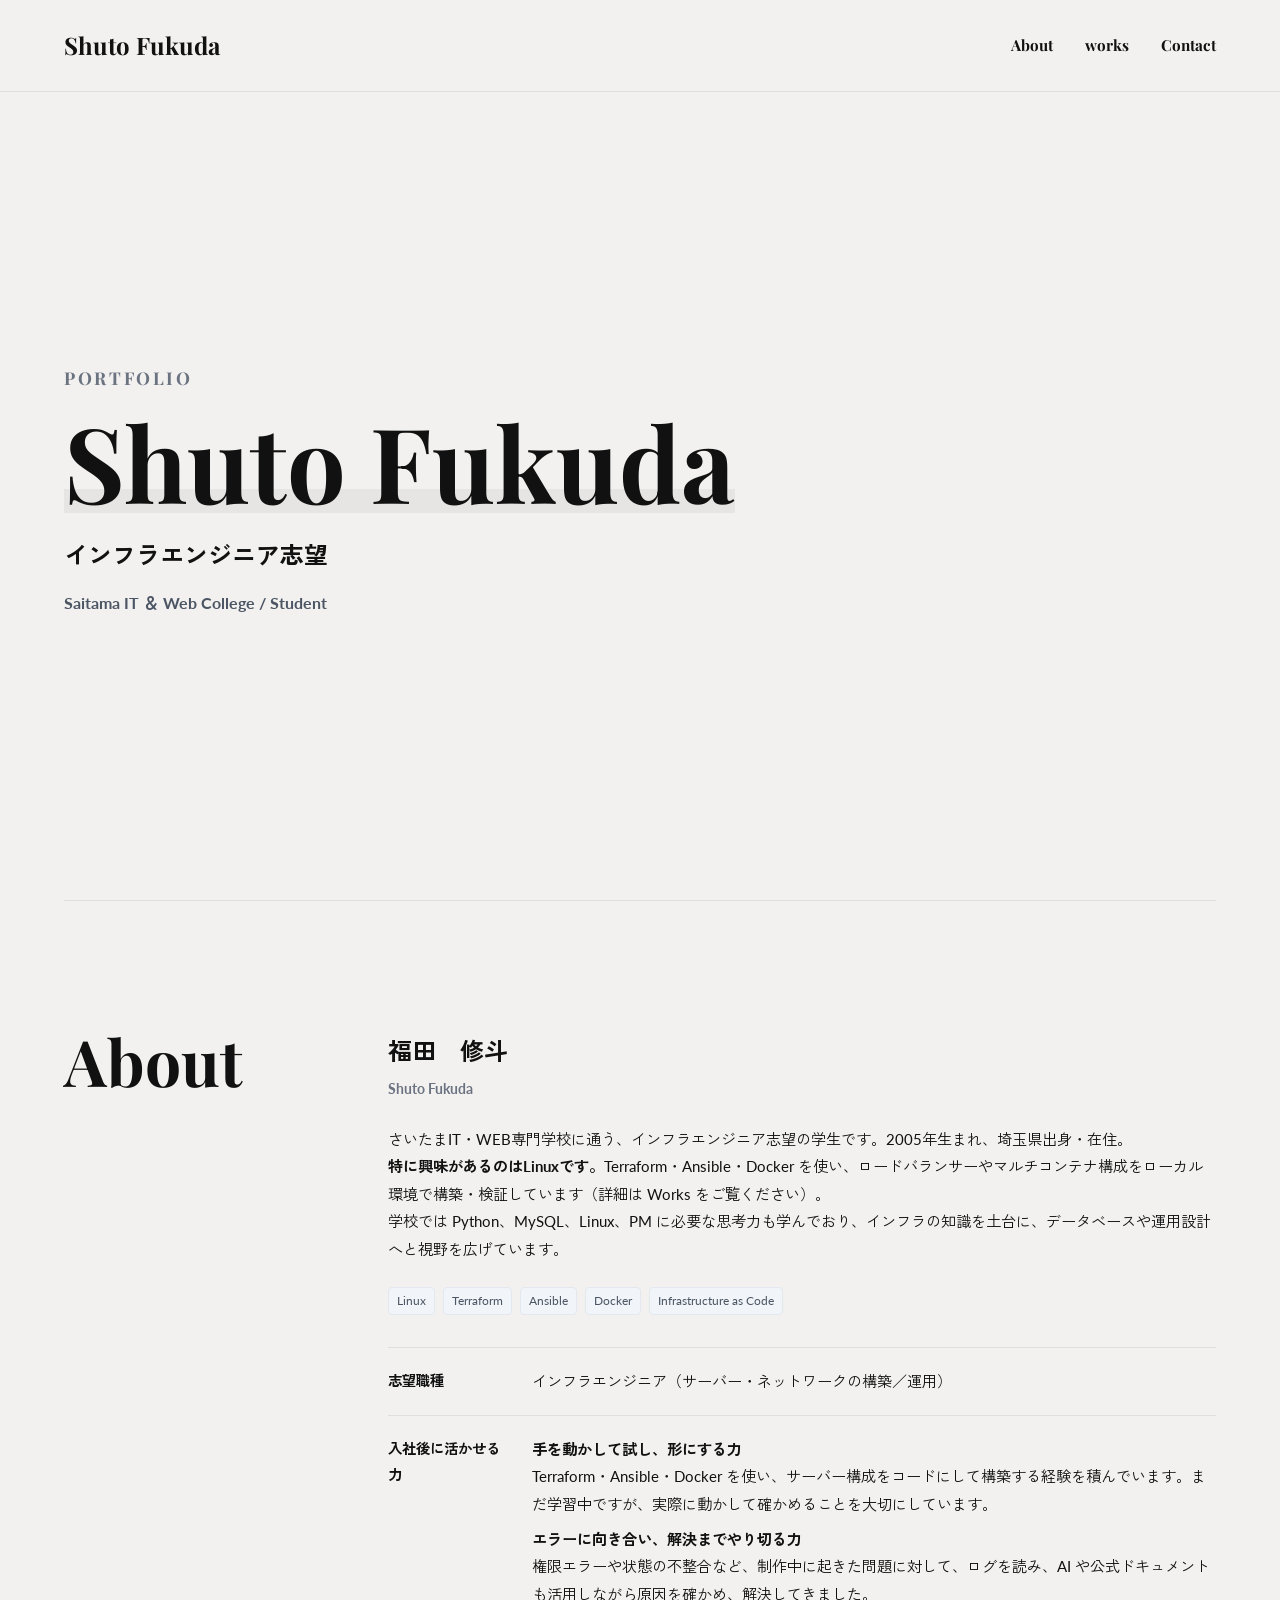
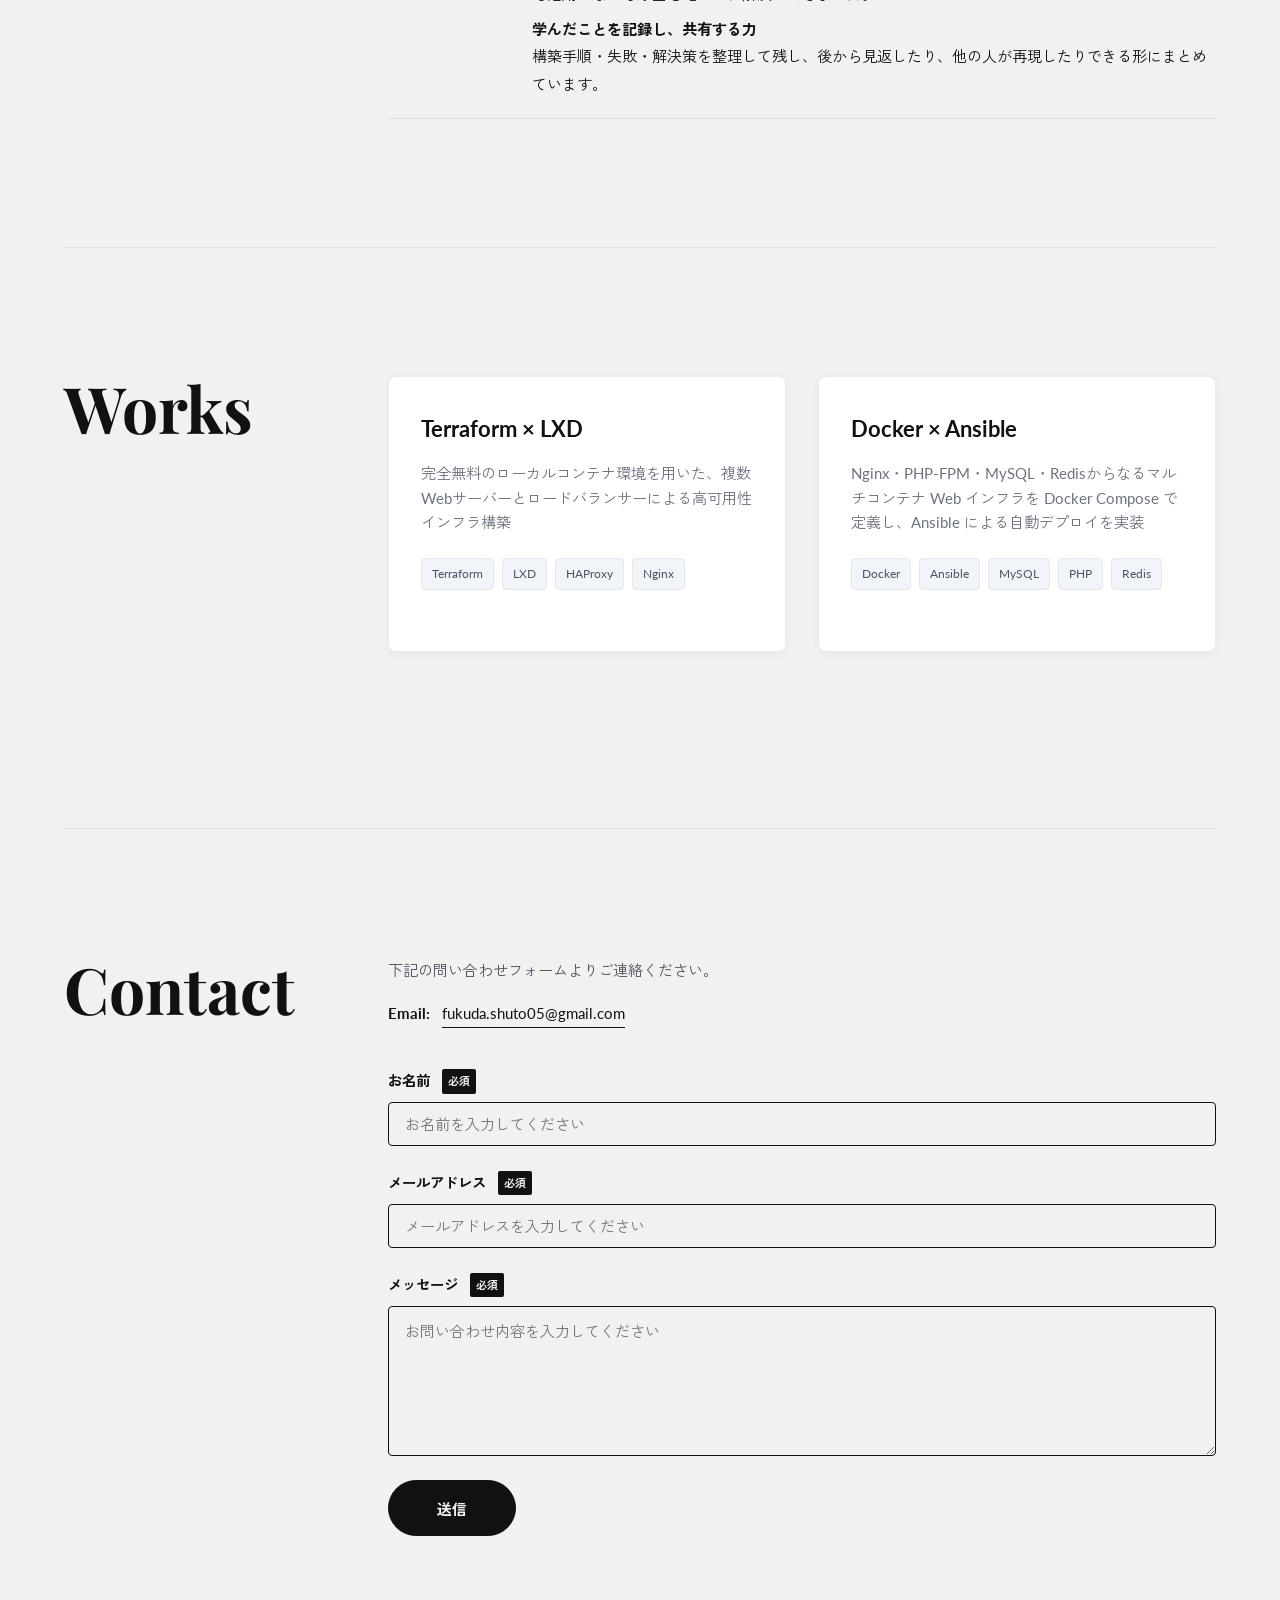
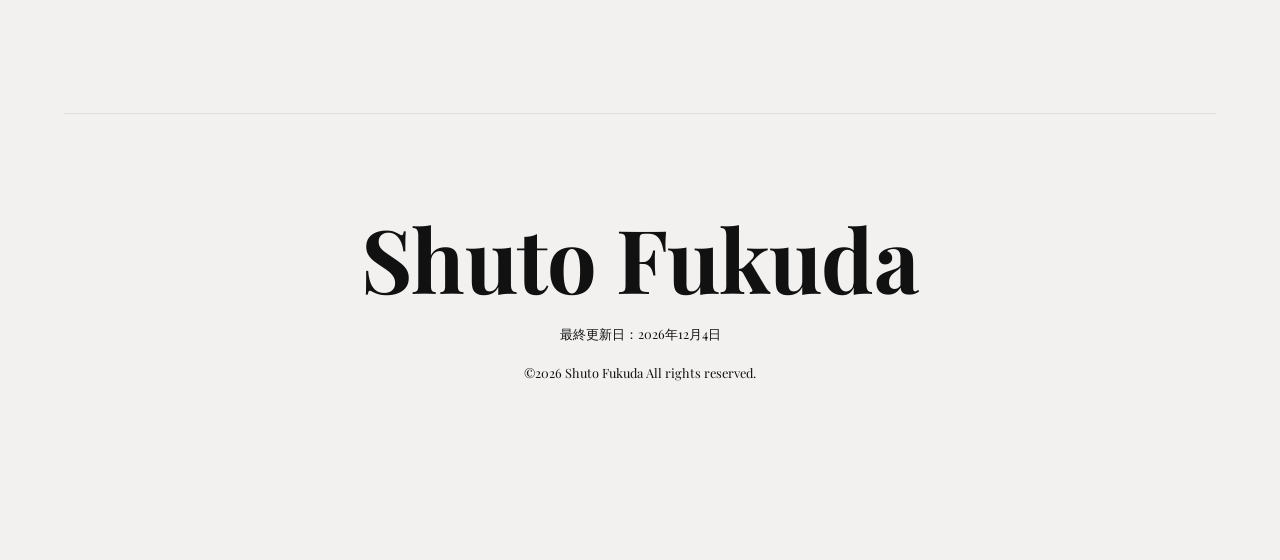
<file: prototype_portfolio5.html>
<!DOCTYPE html>
<html lang="ja">
<head>
  <meta charset="UTF-8">
  <meta name="viewport" content="width=device-width, initial-scale=1.0">
  <title>Shuto Fukuda - Portfolio</title>
  
  <!-- Fonts -->
  <link rel="preconnect" href="https://fonts.googleapis.com">
  <link rel="preconnect" href="https://fonts.gstatic.com" crossorigin>
  <link href="https://fonts.googleapis.com/css2?family=Fira+Code:wght@400;500&family=Playfair+Display:ital,wght@0,600;0,700;1,600;1,700&family=Zen+Kaku+Gothic+New:wght@400;500;700&family=Lato:ital,wght@0,400;0,700;1,400;1,700&display=swap" rel="stylesheet">
  
  <style>
    /* Design Tokens - Styled to match tan620804.studio.site template */
    :root {
      --bg: #f2f1f0; /* Studio site background tone */
      --card-bg: #ffffff;
      --border-color: rgba(17, 17, 17, 0.08);
      --text-main: #111111; /* Studio site primary dark text */
      --text-muted: #6b7280;
      --text-muted-dark: #4b5563; /* 追加: 未定義だった変数 */
      --primary: #2563eb;
      --accent: #10b981;
      --danger: #ef4444;
      
      --font-sans: 'Lato', 'Zen Kaku Gothic New', system-ui, -apple-system, sans-serif;
      --font-serif: 'Playfair Display', 'Georgia', serif;
      --font-mono: 'Fira Code', monospace;
      
      --transition: all 0.25s cubic-bezier(0.4, 0, 0.2, 1);
    }

    /* Reset & Base */
    * {
      box-sizing: border-box;
      margin: 0;
      padding: 0;
    }
    html {
      scroll-behavior: smooth;
    }
    section[id] {
      scroll-margin-top: 4rem; /* 固定ヘッダーに隠れないように */
    }
    body {
      background: var(--bg);
      color: var(--text-main);
      font-family: var(--font-sans);
      line-height: 1.8;
      min-height: 100vh;
      overflow-x: hidden;
      padding-bottom: 5rem;
    }

    /* Layout Container */
    .container {
      max-width: 1280px;
      width: 100%;
      margin: 0 auto;
      padding: 0 4rem;
      position: relative;
    }

    /* Sticky Header Navigation */
    header {
      position: fixed;
      top: 0;
      left: 0;
      width: 100%;
      background: rgba(242, 241, 240, 0.9);
      backdrop-filter: blur(8px);
      z-index: 100;
      border-bottom: 1px solid var(--border-color);
      transition: var(--transition);
    }
    .header-inner {
      max-width: 1280px;
      margin: 0 auto;
      padding: 1.5rem 4rem;
      display: flex;
      justify-content: space-between;
      align-items: center;
    }
    .logo {
      font-family: var(--font-serif);
      font-size: 1.5rem;
      font-weight: 700;
      text-decoration: none;
      color: var(--text-main);
      transition: var(--transition);
    }
    .logo:hover {
      opacity: 0.7;
      transform: translateX(4px);
    }
    nav {
      display: flex;
      gap: 2rem;
    }
    nav a {
      font-family: var(--font-serif);
      font-size: 0.95rem;
      font-weight: 700;
      text-decoration: none;
      color: var(--text-main);
      position: relative;
      padding: 0.25rem 0;
    }
    nav a::after {
      content: '';
      position: absolute;
      bottom: 0;
      left: 0;
      width: 0;
      height: 2px;
      background: var(--text-main);
      transition: var(--transition);
    }
    nav a:hover::after {
      width: 100%;
    }

    /* Hero Section */
    .hero {
      min-height: 100vh;
      display: flex;
      align-items: center;
      padding-top: 5rem;
    }
    .hero-content {
      width: 100%;
    }
    .hero-title-wrapper {
      position: relative;
      display: inline-block;
      margin-bottom: 1.5rem;
    }
    .hero-title {
      font-family: var(--font-serif);
      font-size: 6.5rem;
      font-weight: 700;
      color: var(--text-main);
      line-height: 1;
    }
    .hero-title-bg {
      position: absolute;
      bottom: 0;
      left: 0;
      width: 100%;
      height: 1.5rem;
      background: rgba(17, 17, 17, 0.05);
      z-index: -1;
    }
    .hero-label {
      font-family: var(--font-serif);
      font-size: 1.1rem;
      font-weight: 700;
      letter-spacing: 0.15em;
      text-transform: uppercase;
      color: var(--text-muted);
      margin-bottom: 1rem;
    }
    .hero-role {
      font-size: 1.5rem;
      font-weight: 700;
      color: var(--text-main);
      line-height: 1.5;
      margin-bottom: 1rem;
    }
    .hero-subtitle {
      font-size: 1rem;
      color: var(--text-muted-dark);
      font-weight: 700;
    }
    .about-strengths {
      display: flex;
      flex-wrap: wrap;
      gap: 0.5rem;
      margin-top: 1.5rem;
    }
    /* About: 志望職種・活かせる力 */
    .about-points {
      margin-top: 2rem;
      border-top: 1px solid var(--border-color);
      text-align: left;
    }
    .about-point {
      display: flex;
      gap: 2rem;
      padding: 1.25rem 0;
      border-bottom: 1px solid var(--border-color);
    }
    .about-point dt {
      width: 7rem;
      flex-shrink: 0;
      font-size: 0.9rem;
      font-weight: 700;
      color: var(--text-main);
    }
    .about-point dd {
      flex: 1;
      min-width: 0;
      font-size: 0.95rem;
      color: var(--text-main);
    }
    .about-point ul {
      list-style: none;
    }
    .about-point li {
      margin-bottom: 0.5rem;
    }
    .about-point li:last-child {
      margin-bottom: 0;
    }
    .about-point li strong {
      display: block;
    }

    /* 長い文章・コードの横はみ出し防止 */
    .modal-body, .detail-card, .accordion-content, .timeline-item {
      overflow-wrap: anywhere;
    }
    .accordion-content p code,
    .detail-card p code {
      white-space: pre-wrap;
      word-break: break-all;
    }
    .code-container pre {
      padding-top: 2.5rem;
      -webkit-overflow-scrolling: touch;
    }
    .accordion-content > pre {
      margin: 0 0 1rem;
      padding-top: 1.25rem;
    }
    .accordion-header .error-title {
      flex-wrap: wrap;
      min-width: 0;
    }

    /* Section Grid - Split Columns Like Studio Template */
    .section-grid {
      display: flex;
      gap: 4rem;
      padding: 8rem 0;
      border-top: 1px solid var(--border-color);
    }
    .section-left {
      width: 260px;
      flex-shrink: 0;
      position: sticky;
      top: 6rem;
      height: fit-content;
    }
    .section-title {
      font-family: var(--font-serif);
      font-size: 4rem;
      font-weight: 700;
      color: var(--text-main);
      line-height: 1;
    }
    .section-right {
      flex-grow: 1;
      min-width: 0;
    }

    /* About Section Content */
    .about-content {
      display: flex;
      gap: 3rem;
      align-items: flex-start;
    }
    .profile-image {
      width: 160px;
      height: 160px;
      border-radius: 50%;
      background-image: url('https://images.unsplash.com/photo-1534528741775-53994a69daeb?crop=entropy&cs=tinysrgb&fit=max&fm=jpg&ixid=M3w2MzQ2fDB8MXxzZWFyY2h8MTMxfHxmYXNoaW9ufGVufDB8fHx8MTc2MTUyMzkzOHww&ixlib=rb-4.1.0&q=80&w=1080');
      background-size: cover;
      background-position: center;
      flex-shrink: 0;
      box-shadow: 0 4px 10px rgba(0,0,0,0.05);
    }
    .about-text {
      flex-grow: 1;
    }
    .about-name-group {
      margin-bottom: 1.5rem;
    }
    .about-name {
      font-size: 1.5rem;
      font-weight: 700;
      color: var(--text-main);
    }
    .about-name-eng {
      font-size: 0.9rem;
      color: var(--text-muted);
      font-weight: 700;
      margin-top: 0.25rem;
    }
    .about-desc {
      font-size: 0.95rem;
      color: var(--text-main);
      line-height: 1.8;
    }

    /* Works Section (Terraform x LXD Implementation) */
    .works-header {
      margin-bottom: 2.5rem;
    }
    .works-project-title {
      font-size: 1.75rem;
      color: var(--text-main);
      margin-bottom: 0.5rem;
    }
    .works-project-desc {
      color: var(--text-muted-dark);
      font-size: 0.95rem;
      margin-bottom: 2rem;
    }

    /* Stats Grid */
    .stats-grid {
      display: grid;
      grid-template-columns: repeat(2, 1fr);
      gap: 1.5rem;
      margin-bottom: 2.5rem;
    }
    .stat-card {
      background: var(--card-bg);
      border: 1px solid var(--border-color);
      border-radius: 6px;
      padding: 1.5rem;
      box-shadow: 0 1px 3px rgba(0,0,0,0.02);
      transition: var(--transition);
    }
    .stat-card:hover {
      border-color: var(--primary);
    }
    .stat-card h3 {
      font-size: 0.85rem;
      color: var(--text-muted-dark);
      text-transform: uppercase;
      letter-spacing: 0.05em;
      margin-bottom: 0.5rem;
    }
    .stat-card .value {
      font-size: 1.4rem;
      font-weight: 700;
      color: var(--text-main);
    }
    .stat-card .tech-list {
      display: flex;
      flex-wrap: wrap;
      gap: 0.4rem;
      margin-top: 0.5rem;
    }
    .tech-badge {
      font-size: 0.75rem;
      padding: 2px 8px;
      background: #f1f5f9;
      border: 1px solid #e2e8f0;
      border-radius: 4px;
      color: var(--text-muted-dark);
    }

    /* Tabs Component */
    .tabs-wrapper {
      background: var(--card-bg);
      border: 1px solid var(--border-color);
      border-radius: 6px;
      padding: 0.3rem;
      margin-bottom: 2rem;
    }
    .tab-buttons {
      display: flex;
      gap: 0.2rem;
    }
    .tab-btn {
      flex: 1;
      background: transparent;
      border: none;
      color: var(--text-muted-dark);
      padding: 0.75rem 1.25rem;
      font-family: var(--font-sans);
      font-size: 0.9rem;
      font-weight: 500;
      cursor: pointer;
      border-radius: 4px;
      transition: var(--transition);
    }
    .tab-btn:hover {
      color: #000;
      background: #f8fafc;
    }
    .tab-btn.active {
      color: #fff;
      background: var(--primary);
    }

    .tab-content {
      display: none;
      animation: fadeIn 0.3s ease-out forwards;
    }
    .tab-content.active {
      display: block;
    }

    @keyframes fadeIn {
      from { opacity: 0; transform: translateY(5px); }
      to { opacity: 1; transform: translateY(0); }
    }

    /* Detail Card */
    .detail-card {
      background: var(--card-bg);
      border: 1px solid var(--border-color);
      border-radius: 6px;
      padding: 2.5rem;
      margin-bottom: 2rem;
      box-shadow: 0 1px 3px rgba(0,0,0,0.02);
    }
    .detail-card h3 {
      font-size: 1.3rem;
      margin-bottom: 1.25rem;
      border-bottom: 2px solid var(--border-color);
      padding-bottom: 0.5rem;
    }
    .detail-card p {
      color: var(--text-muted-dark);
      margin-bottom: 1.5rem;
      font-size: 0.95rem;
    }

    /* Graphical Network Diagram */
    .diagram-container {
      background: #f8fafc;
      border: 1px solid var(--border-color);
      border-radius: 6px;
      padding: 2rem;
      margin: 2rem 0;
      position: relative;
    }
    .diagram-title {
      font-size: 0.8rem;
      text-transform: uppercase;
      letter-spacing: 0.05em;
      color: var(--text-muted-dark);
      margin-bottom: 1.5rem;
      font-weight: 700;
      text-align: center;
    }
    .network-vis {
      display: flex;
      flex-direction: column;
      align-items: center;
      gap: 2.5rem;
    }
    .node {
      background: #ffffff;
      border: 1px solid var(--border-color);
      border-radius: 6px;
      padding: 0.75rem 1.5rem;
      text-align: center;
      position: relative;
      z-index: 2;
      box-shadow: 0 2px 4px rgba(0,0,0,0.04);
      transition: var(--transition);
    }
    .node:hover {
      border-color: var(--primary);
    }
    .node-client {
      border-color: #cbd5e1;
    }
    .node-lb {
      border-color: #93c5fd;
      background: #f0f7ff;
    }
    .node-web {
      border-color: #a7f3d0;
      background: #f0fdf4;
    }
    .node .title {
      font-weight: 700;
      font-size: 0.9rem;
      color: var(--text-main);
    }
    .node .desc {
      font-size: 0.75rem;
      color: var(--text-muted-dark);
      margin-top: 0.2rem;
    }
    .web-group {
      display: flex;
      gap: 1.5rem;
      width: 100%;
      justify-content: center;
      flex-wrap: nowrap;
    }
    .connector-svg {
      position: absolute;
      top: 0;
      left: 0;
      width: 100%;
      height: 100%;
      pointer-events: none;
      z-index: 1;
    }
    .connection-line {
      stroke: #cbd5e1;
      stroke-width: 1.5;
      stroke-dasharray: 4 4;
    }
    .pulse-line {
      stroke: var(--primary);
      stroke-width: 2;
      stroke-dasharray: 8 100;
      stroke-dashoffset: 108;
      animation: pulseFlow 2.5s linear infinite;
    }
    @keyframes pulseFlow {
      to {
        stroke-dashoffset: 0;
      }
    }

    /* Timelines */
    .timeline {
      position: relative;
      margin-left: 1rem;
      border-left: 2px solid var(--border-color);
      padding-left: 2rem;
    }
    .timeline-item {
      position: relative;
      margin-bottom: 3rem;
    }
    .timeline-item:last-child {
      margin-bottom: 0;
    }
    .timeline-marker {
      position: absolute;
      left: calc(-2rem - 5px);
      top: 0.25rem;
      width: 8px;
      height: 8px;
      border-radius: 50%;
      background: #cbd5e1;
      border: 2px solid var(--bg);
    }
    .timeline-item.success .timeline-marker {
      background: var(--primary);
    }
    .timeline-badge {
      display: inline-block;
      padding: 2px 6px;
      font-size: 0.7rem;
      font-weight: 700;
      border-radius: 4px;
      margin-bottom: 0.75rem;
      text-transform: uppercase;
    }
    .timeline-badge.ok {
      background: #eff6ff;
      color: var(--primary);
      border: 1px solid #bfdbfe;
    }
    .timeline-item h3 {
      font-size: 1.1rem;
      margin-bottom: 0.5rem;
    }
    .timeline-item p {
      color: var(--text-muted-dark);
      font-size: 0.9rem;
      margin-bottom: 1rem;
    }

    /* Accordion (Troubleshooting) */
    .accordion {
      border: 1px solid var(--border-color);
      border-radius: 6px;
      margin-bottom: 1rem;
      overflow: hidden;
      background: #ffffff;
      transition: var(--transition);
    }
    .accordion:hover {
      border-color: #cbd5e1;
    }
    .accordion-header {
      padding: 1rem 1.5rem;
      background: #f8fafc;
      cursor: pointer;
      display: flex;
      justify-content: space-between;
      align-items: center;
      user-select: none;
    }
    .accordion-header .error-title {
      font-weight: 600;
      display: flex;
      align-items: center;
      gap: 0.75rem;
      font-size: 0.95rem;
    }
    .accordion-header .error-badge {
      background: #fee2e2;
      color: var(--danger);
      border: 1px solid #fecaca;
      font-size: 0.7rem;
      padding: 2px 6px;
      border-radius: 4px;
      font-weight: 700;
    }
    .accordion-icon {
      font-size: 1.2rem;
      color: var(--text-muted-dark);
      transition: var(--transition);
    }
    .accordion.open .accordion-icon {
      transform: rotate(45deg);
    }
    .accordion-body {
      max-height: 0;
      overflow: hidden;
      transition: max-height 0.25s ease-out;
    }
    .accordion-content {
      padding: 1.5rem;
      border-top: 1px solid var(--border-color);
      font-size: 0.9rem;
      background: #fff;
    }
    .accordion-content p {
      margin-bottom: 1rem;
    }

    /* Code Blocks */
    .code-container {
      position: relative;
      margin: 1rem 0;
    }
    pre {
      background: #0f172a;
      border: 1px solid #1e293b;
      border-radius: 6px;
      padding: 1.25rem;
      overflow-x: auto;
    }
    code {
      font-family: var(--font-mono);
      font-size: 0.85rem;
      color: #cbd5e1;
      white-space: pre;
    }
    .copy-btn {
      position: absolute;
      top: 0.5rem;
      right: 0.5rem;
      background: rgba(255,255,255,0.1);
      border: 1px solid rgba(255,255,255,0.15);
      color: #94a3b8;
      font-family: var(--font-sans);
      font-size: 0.7rem;
      font-weight: 600;
      padding: 3px 6px;
      border-radius: 4px;
      cursor: pointer;
      transition: var(--transition);
    }
    .copy-btn:hover {
      background: rgba(255,255,255,0.2);
      color: #fff;
    }
    .inline-code {
      background: #f1f5f9;
      border: 1px solid #e2e8f0;
      padding: 2px 6px;
      border-radius: 4px;
      font-family: var(--font-mono);
      font-size: 0.8rem;
      color: #0f172a;
    }

    /* Check lists */
    ul.check-list {
      list-style: none;
    }
    ul.check-list li {
      position: relative;
      padding-left: 2rem;
      margin-bottom: 0.75rem;
      color: var(--text-muted-dark);
      font-size: 0.95rem;
    }
    ul.check-list li::before {
      content: '✓';
      position: absolute;
      left: 0.25rem;
      color: var(--accent);
      font-weight: 700;
    }
    ul.check-list li strong {
      color: var(--text-main);
    }

    /* Project Cards Grid (clickable) */
    .projects-grid {
      display: grid;
      grid-template-columns: repeat(auto-fit, minmax(320px, 1fr));
      gap: 2rem;
      margin-bottom: 3rem;
    }
    .project-card {
      background: var(--card-bg);
      border: 1px solid var(--border-color);
      border-radius: 8px;
      padding: 2rem;
      cursor: pointer;
      transition: var(--transition);
      box-shadow: 0 2px 8px rgba(0,0,0,0.04);
    }
    .project-card:hover {
      border-color: var(--primary);
      box-shadow: 0 8px 16px rgba(0,0,0,0.12);
      transform: translateY(-4px);
    }
    .project-card-title {
      font-size: 1.4rem;
      font-weight: 700;
      color: var(--text-main);
      margin-bottom: 0.75rem;
    }
    .project-card-desc {
      color: var(--text-muted);
      font-size: 0.95rem;
      line-height: 1.6;
      margin-bottom: 1.5rem;
    }
    .project-card-tech {
      display: flex;
      flex-wrap: wrap;
      gap: 0.5rem;
    }
    .project-card-tech .tech-badge {
      font-size: 0.75rem;
      padding: 4px 10px;
      background: #f1f5f9;
      border: 1px solid #e2e8f0;
      border-radius: 4px;
      color: var(--text-muted-dark);
    }
    .project-card::after {
      content: '→';
      display: inline-block;
      margin-left: 0.5rem;
      color: var(--primary);
      font-weight: 700;
      opacity: 0;
      transition: var(--transition);
    }
    .project-card:hover::after {
      opacity: 1;
    }

    /* Modal Styles */
    .modal {
      display: none;
      position: fixed;
      z-index: 1000;
      left: 0;
      top: 0;
      width: 100%;
      height: 100%;
      background-color: rgba(0, 0, 0, 0.5);
      backdrop-filter: blur(4px);
      animation: fadeInBg 0.3s ease-out forwards;
    }
    .modal.open {
      display: flex;
      align-items: center;
      justify-content: center;
    }
    @keyframes fadeInBg {
      from { opacity: 0; }
      to { opacity: 1; }
    }
    .modal-content {
      background-color: var(--bg);
      border: 1px solid var(--border-color);
      border-radius: 8px;
      max-width: 90%;
      width: 1000px;
      max-height: 90vh;
      overflow-y: auto;
      position: relative;
      animation: slideUp 0.3s ease-out forwards;
      box-shadow: 0 20px 60px rgba(0,0,0,0.3);
    }
    @keyframes slideUp {
      from {
        opacity: 0;
        transform: translateY(30px);
      }
      to {
        opacity: 1;
        transform: translateY(0);
      }
    }
    .modal-header {
      display: flex;
      justify-content: space-between;
      align-items: center;
      padding: 2rem;
      border-bottom: 1px solid var(--border-color);
      background: var(--card-bg);
      position: sticky;
      top: 0;
      z-index: 1001;
    }
    .modal-title {
      font-size: 1.8rem;
      font-weight: 700;
      color: var(--text-main);
      margin: 0;
    }
    .modal-close {
      background: transparent;
      border: 1px solid var(--text-main);
      border-radius: 99px;
      font-family: var(--font-sans);
      font-size: 0.85rem;
      font-weight: 700;
      cursor: pointer;
      color: var(--text-main);
      transition: var(--transition);
      padding: 0.5rem 1.1rem;
      min-height: 44px;
      flex-shrink: 0;
      display: flex;
      align-items: center;
      gap: 0.4rem;
      white-space: nowrap;
    }
    .modal-close .x {
      font-size: 1.3rem;
      line-height: 1;
    }
    .modal-close:hover {
      background: var(--text-main);
      color: var(--bg);
    }
    .modal-title {
      min-width: 0;
      padding-right: 1rem;
    }
    /* 作品詳細の最下部「一覧に戻る」ボタン */
    .modal-back {
      display: flex;
      margin: 1rem auto 0;
      background: var(--text-main);
      color: var(--bg);
      border: 1px solid var(--text-main);
      border-radius: 99px;
      padding: 0.9rem 2.5rem;
      min-height: 48px;
      font-family: var(--font-sans);
      font-size: 0.95rem;
      font-weight: 700;
      cursor: pointer;
      transition: var(--transition);
    }
    .modal-back:hover {
      background: transparent;
      color: var(--text-main);
    }
    .modal-body {
      padding: 2rem;
    }

    /* Contact Section Content */
    .contact-desc {
      font-size: 0.95rem;
      color: var(--text-muted-dark);
      margin-bottom: 1rem;
    }
    .contact-form {
      display: flex;
      flex-direction: column;
      gap: 1.5rem;
    }
    .form-group {
      display: flex;
      flex-direction: column;
      gap: 0.5rem;
    }
    .form-label-row {
      display: flex;
      align-items: center;
      gap: 0.75rem;
    }
    .form-label {
      font-size: 0.9rem;
      font-weight: 700;
      color: var(--text-main);
    }
    .form-badge {
      background: var(--text-main);
      color: var(--bg);
      font-size: 0.7rem;
      padding: 2px 6px;
      border-radius: 2px;
      font-weight: 700;
    }
    .form-input, .form-textarea {
      width: 100%;
      background: transparent;
      border: 1px solid var(--text-main);
      border-radius: 4px;
      padding: 0.75rem 1rem;
      font-family: var(--font-sans);
      font-size: 0.95rem;
      color: var(--text-main);
      outline: none;
      transition: var(--transition);
    }
    .form-input:focus, .form-textarea:focus {
      border-color: var(--primary);
      box-shadow: 0 0 0 2px rgba(37, 99, 235, 0.1);
    }
    .form-textarea {
      height: 150px;
      resize: vertical;
    }
    .form-submit {
      align-self: flex-start;
      background: var(--text-main);
      color: var(--bg);
      border: 1px solid var(--text-main);
      border-radius: 99px;
      padding: 1rem 3rem;
      font-family: var(--font-sans);
      font-size: 0.95rem;
      font-weight: 700;
      cursor: pointer;
      transition: var(--transition);
    }
    .form-submit:hover {
      background: transparent;
      color: var(--text-main);
    }

    /* Contact form: 送信状態表示 */
    .form-submit:disabled {
      opacity: 0.5;
      cursor: not-allowed;
    }
    .form-status {
      min-height: 1.6em;
      font-size: 0.95rem;
    }
    .form-status.is-success { color: #1e7a3c; }
    .form-status.is-error   { color: var(--danger); }

    /* Contact: Email 表示 */
    .contact-email {
      margin-bottom: 2.5rem;
      display: flex;
      align-items: baseline;
      flex-wrap: wrap;
      gap: 0.75rem;
      font-size: 0.95rem;
    }
    .contact-email-label {
      font-weight: 700;
      color: var(--text-main);
    }
    .contact-email a {
      color: var(--text-main);
      text-decoration: none;
      border-bottom: 1px solid var(--text-main);
      word-break: break-all;
      transition: var(--transition);
    }
    .contact-email a:hover {
      color: var(--primary);
      border-bottom-color: var(--primary);
    }

    /* Footer (中央揃え・余白統一) */
    footer {
      padding: 6rem 0;
      border-top: 1px solid var(--border-color);
      display: flex;
      flex-direction: column;
      align-items: center;
      text-align: center;
      gap: 1rem;
    }
    .footer-logo {
      font-family: var(--font-serif);
      font-size: 5.5rem;
      font-weight: 700;
      color: var(--text-main);
      line-height: 1.1;
      letter-spacing: -0.01em;
    }
    .footer-copy {
      font-family: var(--font-serif);
      font-size: 0.8rem;
      color: var(--text-main);
      font-weight: 400;
    }

    /* ========================================== */
    /* RESPONSIVE LAYOUTS (Tablet & Mobile) */
    /* ========================================== */

    /* Tablet Screen View (Between 769px and 1024px) */
    @media (max-width: 1024px) {
      .container, .header-inner {
        padding-left: 2.5rem;
        padding-right: 2.5rem;
      }
      .hero-title {
        font-size: 4.5rem;
      }
      .hero-role {
        font-size: 1.3rem;
      }
      .section-grid {
        flex-direction: column;
        gap: 2rem;
        padding: 5rem 0;
      }
      .section-left {
        width: 100%;
        position: static;
      }
      .section-title {
        font-size: 3.5rem;
        border-bottom: 2px solid var(--border-color);
        padding-bottom: 0.5rem;
      }
      .stats-grid {
        grid-template-columns: repeat(2, 1fr);
      }
    }

    /* Mobile Screen View (Under 768px) */
    @media (max-width: 768px) {
      .container, .header-inner {
        padding-left: 1.5rem;
        padding-right: 1.5rem;
      }
      .header-inner {
        padding-top: 1rem;
        padding-bottom: 1rem;
      }
      nav {
        gap: 1.25rem;
      }
      .hero-title {
        font-size: 2.6rem;
      }
      .hero-role {
        font-size: 1.1rem;
      }
      .section-title {
        font-size: 2.8rem;
      }
      .about-content {
        flex-direction: column;
        gap: 1.5rem;
        align-items: center;
        text-align: center;
      }
      .stats-grid {
        grid-template-columns: 1fr;
      }
      .tabs-wrapper {
        padding: 0.2rem;
      }
      .tab-buttons {
        flex-direction: column;
      }
      .tab-btn {
        width: 100%;
        text-align: center;
        padding: 0.6rem;
      }
      .detail-card {
        padding: 1.5rem 1rem;
      }
      .diagram-container {
        padding: 1rem 0.5rem;
      }
      .web-group {
        flex-direction: column;
        align-items: center;
        gap: 1rem;
      }
      .connector-svg {
        display: none;
      }
      .timeline {
        margin-left: 0.2rem;
        padding-left: 1.2rem;
      }
      .timeline-marker {
        left: calc(-1.2rem - 5px);
      }
      .form-submit {
        width: 100%;
      }
      footer {
        padding: 4rem 0;
        gap: 1rem;
      }
      .footer-logo {
        font-size: 3.2rem; /* Prevent overflow on small mobile screens */
      }
      .footer-copy {
        font-size: 0.75rem;
      }
      .modal-content {
        max-width: 95%;
        max-height: 85vh;
        border-radius: 12px;
      }
      .modal-header {
        padding: 1.5rem;
      }
      .modal-title {
        font-size: 1.4rem;
      }
      .modal-body {
        padding: 1.5rem;
      }
      .projects-grid {
        grid-template-columns: 1fr;
      }
      .project-card {
        padding: 1.5rem;
      }
      .project-card-title {
        font-size: 1.2rem;
      }
      /* モバイル: 作品詳細を全幅表示・文字サイズ確保・コード折り返し */
      .modal-content {
        max-width: 100%;
        width: 100%;
        max-height: 94vh;
        border-radius: 12px 12px 0 0;
        align-self: flex-end;
      }
      .modal.open {
        align-items: flex-end;
      }
      .modal-header {
        padding: 1rem 1.25rem;
        gap: 0.5rem;
      }
      .modal-title {
        font-size: 1.1rem;
        line-height: 1.4;
      }
      .modal-body {
        padding: 1.25rem 1rem;
      }
      .works-project-desc,
      .detail-card p,
      ul.check-list li,
      .timeline-item p,
      .accordion-content,
      .about-desc,
      .about-point dd {
        font-size: 1rem;
      }
      .node .desc {
        font-size: 0.8rem;
      }
      pre {
        padding: 2.5rem 0.9rem 0.9rem;
      }
      code {
        font-size: 0.8rem;
      }
      .code-container pre code {
        white-space: pre-wrap;
        word-break: break-all;
      }
      .accordion-header {
        padding: 0.9rem 1rem;
      }
      .accordion-content {
        padding: 1rem;
      }
      .about-point {
        flex-direction: column;
        gap: 0.5rem;
      }
      .about-point dt {
        width: auto;
      }
      .modal-back {
        width: 100%;
        justify-content: center;
      }
    }
  </style>
</head>
<body>

  <!-- Sticky Header Navigation -->
  <header>
    <div class="header-inner">
      <a href="#home" class="logo">Shuto Fukuda</a>
      <nav>
        <a href="#about">About</a>
        <a href="#works">works</a>
        <a href="#contact">Contact</a>
      </nav>
    </div>
  </header>

  <div class="container">
    
    <!-- Hero Section -->
    <section class="hero" id="home">
      <div class="hero-content">
        <p class="hero-label">Portfolio</p>
        <div class="hero-title-wrapper">
          <h1 class="hero-title">Shuto Fukuda</h1>
          <div class="hero-title-bg"></div>
        </div>
        <p class="hero-role">インフラエンジニア志望</p>
        <p class="hero-subtitle">Saitama IT ＆ Web College / Student</p>
      </div>
    </section>

    <!-- About Section -->
    <section class="section-grid" id="about">
      <div class="section-left">
        <h2 class="section-title">About</h2>
      </div>
      <div class="section-right">
        <div class="about-content">
          <div class="about-text">
            <div class="about-name-group">
              <h3 class="about-name">福田　修斗</h3>
              <p class="about-name-eng">Shuto Fukuda</p>
            </div>
            <p class="about-desc">
              さいたまIT・WEB専門学校に通う、インフラエンジニア志望の学生です。2005年生まれ、埼玉県出身・在住。<br>
              <strong>特に興味があるのはLinuxです。</strong>Terraform・Ansible・Docker を使い、ロードバランサーやマルチコンテナ構成をローカル環境で構築・検証しています（詳細は Works をご覧ください）。<br>
              学校では Python、MySQL、Linux、PM に必要な思考力も学んでおり、インフラの知識を土台に、データベースや運用設計へと視野を広げています。
            </p>
            <div class="about-strengths">
              <span class="tech-badge">Linux</span>
              <span class="tech-badge">Terraform</span>
              <span class="tech-badge">Ansible</span>
              <span class="tech-badge">Docker</span>
              <span class="tech-badge">Infrastructure as Code</span>
            </div>

            <dl class="about-points">
              <div class="about-point">
                <dt>志望職種</dt>
                <dd>インフラエンジニア（サーバー・ネットワークの構築／運用）</dd>
              </div>
              <div class="about-point">
                <dt>入社後に活かせる力</dt>
                <dd>
                  <ul>
                    <li><strong>手を動かして試し、形にする力</strong>Terraform・Ansible・Docker を使い、サーバー構成をコードにして構築する経験を積んでいます。まだ学習中ですが、実際に動かして確かめることを大切にしています。</li>
                    <li><strong>エラーに向き合い、解決までやり切る力</strong>権限エラーや状態の不整合など、制作中に起きた問題に対して、ログを読み、AI や公式ドキュメントも活用しながら原因を確かめ、解決してきました。</li>
                    <li><strong>学んだことを記録し、共有する力</strong>構築手順・失敗・解決策を整理して残し、後から見返したり、他の人が再現したりできる形にまとめています。</li>
                  </ul>
                </dd>
              </div>
            </dl>
          </div>
        </div>
      </div>
    </section>

    <!-- Works Section -->
    <section class="section-grid" id="works">
      <div class="section-left">
        <h2 class="section-title">Works</h2>
      </div>
      <div class="section-right">
        
        <!-- Project Cards Grid -->
        <div class="projects-grid">
          
          <!-- Project 1 Card -->
          <div class="project-card" onclick="openModal('modal-project1')">
            <h3 class="project-card-title">Terraform × LXD</h3>
            <p class="project-card-desc">完全無料のローカルコンテナ環境を用いた、複数Webサーバーとロードバランサーによる高可用性インフラ構築</p>
            <div class="project-card-tech">
              <span class="tech-badge">Terraform</span>
              <span class="tech-badge">LXD</span>
              <span class="tech-badge">HAProxy</span>
              <span class="tech-badge">Nginx</span>
            </div>
          </div>

          <!-- Project 2 Card -->
          <div class="project-card" onclick="openModal('modal-project2')">
            <h3 class="project-card-title">Docker × Ansible</h3>
            <p class="project-card-desc">Nginx・PHP-FPM・MySQL・Redisからなるマルチコンテナ Web インフラを Docker Compose で定義し、Ansible による自動デプロイを実装</p>
            <div class="project-card-tech">
              <span class="tech-badge">Docker</span>
              <span class="tech-badge">Ansible</span>
              <span class="tech-badge">MySQL</span>
              <span class="tech-badge">PHP</span>
              <span class="tech-badge">Redis</span>
            </div>
          </div>

        </div>

      </div>
    </section>

    <!-- Modal 1: Terraform × LXD Project -->
    <div id="modal-project1" class="modal">
      <div class="modal-content">
        <div class="modal-header">
          <h2 class="modal-title">Terraform × LXD Web Infrastructure</h2>
          <button class="modal-close" onclick="closeModal('modal-project1')" aria-label="閉じて作品一覧に戻る"><span class="x">&times;</span>閉じる</button>
        </div>
        <div class="modal-body">
          
          <div class="works-header">
            <p class="works-project-desc">完全無料のローカルコンテナ環境を用いた、複数Webサーバーとロードバランサーによる高可用性インフラ構築プロジェクト</p>
          </div>

          <!-- Stats Grid -->
          <div class="stats-grid">
            <div class="stat-card">
              <h3>主要技術</h3>
              <div class="value" style="color: var(--primary);">Terraform / LXD</div>
            </div>
            <div class="stat-card">
              <h3>インフラ規模</h3>
              <div class="value">3 <span style="font-size: 0.9rem; font-weight: 500; color: var(--text-muted-dark);">Web Nodes</span></div>
            </div>
            <div class="stat-card">
              <h3>分散アルゴリズム</h3>
              <div class="value" style="color: var(--accent);">Round Robin</div>
            </div>
            <div class="stat-card">
              <h3>検証済みスタック</h3>
              <div class="tech-list">
                <span class="tech-badge">LXD</span>
                <span class="tech-badge">Ubuntu</span>
                <span class="tech-badge">Nginx</span>
                <span class="tech-badge">HAProxy</span>
              </div>
            </div>
          </div>

          <!-- Tabs -->
          <div class="tabs-wrapper">
            <div class="tab-buttons">
              <button class="tab-btn active" onclick="switchTab(event, 'overview')">概要</button>
              <button class="tab-btn" onclick="switchTab(event, 'timeline')">構築手順</button>
              <button class="tab-btn" onclick="switchTab(event, 'trouble')">トラブルシューティング</button>
              <button class="tab-btn" onclick="switchTab(event, 'results')">実績と学び</button>
            </div>
          </div>

          <!-- Tab 1: Overview -->
          <div id="overview" class="tab-content active">
            <div class="detail-card">
              <h3>プロジェクト概要</h3>
              <p>
                本プロジェクトは、インフラの構築手順をコードで定義する <strong>Infrastructure as Code (IaC)</strong> をローカルPC上で高速に、かつ完全に無料の枠組みで体験・実証するために構成されました。
              </p>
              <p>
                一般的に検証コストが掛かりやすいパブリッククラウド（AWSなど）を用いることなく、Linux標準のシステムコンテナ管理システムである <strong>LXD</strong> をバックエンドに採用。Terraform経由で複数のUbuntu仮想インスタンスを秒単位で瞬時に構築・破壊できる再現性の高い実証基盤を作り上げ、さらにHAProxyによるWebトラフィックの動的ロードバランシングまでを検証しています。
              </p>

              <!-- Dynamic Visual Diagram -->
              <div class="diagram-container">
                <div class="diagram-title">システムネットワーク構成図</div>
                
                <div class="network-vis">
                  <!-- Client -->
                  <div class="node node-client" id="node-client">
                    <div class="title">Client User</div>
                    <div class="desc">HTTP: localhost:8080</div>
                  </div>

                  <!-- Load Balancer -->
                  <div class="node node-lb" id="node-lb">
                    <div class="title">HAProxy (Load Balancer)</div>
                    <div class="desc">Port 8080 ➔ Round Robin</div>
                  </div>

                  <!-- Web Nodes Group -->
                  <div class="web-group">
                    <div class="node node-web" id="node-web1">
                      <div class="title">web-1</div>
                      <div class="desc">Ubuntu 22.04 | Nginx</div>
                      <div class="desc" style="color: var(--primary);">Port 8081 (Proxy)</div>
                    </div>
                    <div class="node node-web" id="node-web2">
                      <div class="title">web-2</div>
                      <div class="desc">Ubuntu 22.04 | Nginx</div>
                      <div class="desc" style="color: var(--primary);">Port 8082 (Proxy)</div>
                    </div>
                    <div class="node node-web" id="node-web3">
                      <div class="title">web-3</div>
                      <div class="desc">Ubuntu 22.04 | Nginx</div>
                      <div class="desc" style="color: var(--primary);">Port 8083 (Proxy)</div>
                    </div>
                  </div>
                </div>

                <!-- SVG connectors with flow effect -->
                <svg class="connector-svg" id="connector-svg">
                  <path id="path-client-lb" class="connection-line" />
                  <path id="path-client-lb-pulse" class="pulse-line" />

                  <path id="path-lb-web1" class="connection-line" />
                  <path id="path-lb-web1-pulse" class="pulse-line" />

                  <path id="path-lb-web2" class="connection-line" />
                  <path id="path-lb-web2-pulse" class="pulse-line" />

                  <path id="path-lb-web3" class="connection-line" />
                  <path id="path-lb-web3-pulse" class="pulse-line" />
                </svg>
              </div>
            </div>

            <div class="detail-card">
              <h3>工夫と実装ポイント</h3>
              <ul class="check-list">
                <li><strong>完全無料でのクラウド検証環境実現</strong>：AWSなどの商用クラウドを使わず、LXDコンテナのみで複数VM構成を構築。秒単位の高速起動により、試行錯誤が容易</li>
                <li><strong>Terraform による宣言的インフラ定義</strong>：count メタ引数を使い、3台のWebサーバーをパラメータ1つで制御。スケール変更がコード1行で実現可能</li>
                <li><strong>ラウンドロビン分散の実装検証</strong>：HAProxyの設定により、クライアントリクエストが自動的に3台へと均等に分散される動作を実証</li>
                <li><strong>エラードリフト管理とState管理の習得</strong>：Terraform State の重要性を実体験。リソースの競合解決とロールバック技術を確立</li>
              </ul>
            </div>

            <div class="detail-card">
              <h3>主要な構成ファイル</h3>
              <p>インフラの「宣言的な定義」と「ロードバランサー」の設計構成コードです。</p>
              
              <h4 style="font-size: 0.95rem; margin-bottom: 0.5rem; font-family: var(--font-mono);">vm.tf (Terraform)</h4>
              <div class="code-container">
                <button class="copy-btn" onclick="copyCode(this)">Copy</button>
                <pre><code>terraform {
  required_providers {
    lxd = {
      source  = "terraform-lxd/lxd"
      version = "1.7.0"
    }
  }
}

provider "lxd" {}

resource "lxd_container" "web" {
  count = 3

  name  = "web-${count.index + 1}"
  image = "ubuntu:22.04"
}</code></pre>
              </div>

              <h4 style="font-size: 0.95rem; margin-top: 2rem; margin-bottom: 0.5rem; font-family: var(--font-mono);">haproxy.cfg (HAProxy configuration)</h4>
              <div class="code-container">
                <button class="copy-btn" onclick="copyCode(this)">Copy</button>
                <pre><code>frontend http_front
    bind *:8080
    mode http
    default_backend http_back

backend http_back
    mode http
    balance roundrobin
    server web1 127.0.0.1:8081 check
    server web2 127.0.0.1:8082 check
    server web3 127.0.0.1:8083 check</code></pre>
              </div>
            </div>
          </div>

          <!-- Tab 2: Timeline Steps -->
          <div id="timeline" class="tab-content">
            <div class="detail-card">
              <h3>インフラ構築ステップ</h3>
              <p>初期の基盤導入から、複数コンテナの自動作成、ロードバランサー連携までの構築手順です。</p>
              
              <div class="timeline">
                <!-- Step 1 -->
                <div class="timeline-item success">
                  <div class="timeline-marker"></div>
                  <span class="timeline-badge ok">Success</span>
                  <h3>1. LXD インフラ環境のインストールと初期化</h3>
                  <p>
                    ホストマシンにLXDシステムを導入。コンテナ仮想化により、通常の重たい仮想マシンの起動を数秒の軽量コンテナ起動に代替し、完全無料・超高速な検証体制を構築。
                  </p>
                  <div class="code-container">
                    <button class="copy-btn" onclick="copyCode(this)">Copy</button>
                    <pre><code>sudo apt update
sudo apt install -y lxd
sudo lxd init</code></pre>
                  </div>
                </div>

                <!-- Step 2 -->
                <div class="timeline-item success">
                  <div class="timeline-marker"></div>
                  <span class="timeline-badge ok">Success</span>
                  <h3>2. Terraformによる複数コンテナ構成の適用</h3>
                  <p>
                    インフラ構成定義ファイル <span class="inline-code">vm.tf</span> を作成。複数インスタンス構成を <span class="inline-code">count = 3</span> パラメータで宣言的にコード定義し、一括で構築。
                  </p>
                  <div class="code-container">
                    <button class="copy-btn" onclick="copyCode(this)">Copy</button>
                    <pre><code>terraform init
terraform apply</code></pre>
                  </div>
                </div>

                <!-- Step 3 -->
                <div class="timeline-item success">
                  <div class="timeline-marker"></div>
                  <span class="timeline-badge ok">Success</span>
                  <h3>3. nginx のインストール（コンテナ内部）</h3>
                  <p>
                    構築したコンテナにログインし、Webサーバー（Nginx）を個別にインストールします。
                  </p>
                  <div class="code-container">
                    <button class="copy-btn" onclick="copyCode(this)">Copy</button>
                    <pre><code># 例：web-1 コンテナに入ってインストールする
lxc exec web-1 -- bash

# コンテナ内部で実行
sudo apt update
sudo apt install -y nginx</code></pre>
                  </div>
                </div>

                <!-- Step 4 -->
                <div class="timeline-item success">
                  <div class="timeline-marker"></div>
                  <span class="timeline-badge ok">Success</span>
                  <h3>4. Web コンテンツの変更による動作確認</h3>
                  <p>
                    各コンテナで異なるメッセージを返すようにインデックスHTMLを書き換え、どのサーバーにアクセスしているか判別できるようにします。
                  </p>
                  <div class="code-container">
                    <button class="copy-btn" onclick="copyCode(this)">Copy</button>
                    <pre><code># web-1 コンテナ内
echo "This is web-1" | sudo tee /var/www/html/index.html

# web-2 コンテナ内
echo "This is web-2" | sudo tee /var/www/html/index.html

# web-3 コンテナ内
echo "This is web-3" | sudo tee /var/www/html/index.html</code></pre>
                  </div>
                </div>

                <!-- Step 5 -->
                <div class="timeline-item success">
                  <div class="timeline-marker"></div>
                  <span class="timeline-badge ok">Success</span>
                  <h3>5. ホストから各コンテナへのポートフォワード設定</h3>
                  <p>
                    LXDの仮想ネットワーク上のコンテナとホスト側ネットワークを接続するため、プロキシポートマッピングを追加。
                  </p>
                  <div class="code-container">
                    <button class="copy-btn" onclick="copyCode(this)">Copy</button>
                    <pre><code>lxc config device add web-1 http proxy listen=tcp:0.0.0.0:8081 connect=tcp:127.0.0.1:80
lxc config device add web-2 http proxy listen=tcp:0.0.0.0:8082 connect=tcp:127.0.0.1:80
lxc config device add web-3 http proxy listen=tcp:0.0.0.0:8083 connect=tcp:127.0.0.1:80</code></pre>
                  </div>
                </div>

                <!-- Step 6 -->
                <div class="timeline-item success">
                  <div class="timeline-marker"></div>
                  <span class="timeline-badge ok">Success</span>
                  <h3>6. HAProxyロードバランサーの統合・検証</h3>
                  <p>
                    ホスト側にHAProxyを起動し、ラウンドロビンで負荷を分散するよう設定。<span class="inline-code">curl</span> を使って交互に各コンテナへとアクセスが振り分けられることを確認。
                  </p>
                  <div class="code-container">
                    <button class="copy-btn" onclick="copyCode(this)">Copy</button>
                    <pre><code>curl http://localhost:8080
# ➔ Output 1: This is web-1
# ➔ Output 2: This is web-2
# ➔ Output 3: This is web-3</code></pre>
                  </div>
                </div>
              </div>
            </div>
          </div>

          <!-- Tab 3: Troubleshooting -->
          <div id="trouble" class="tab-content">
            <div class="detail-card">
              <h3>直面した問題と解決（トラブルシューティング）</h3>
              <p>構築の過程で発生した様々なエラーに対し、ログの解析や権限・状態管理（State）の修復を行った問題解決の記録です。クリックすると詳細が開きます。</p>

              <!-- Issue 1 -->
              <div class="accordion">
                <div class="accordion-header" onclick="toggleAccordion(this)">
                  <div class="error-title">
                    <span class="error-badge">VirtualBox</span>
                    <span>1. VirtualBoxプロバイダーの取得失敗 (未登録)</span>
                  </div>
                  <span class="accordion-icon">+</span>
                </div>
                <div class="accordion-body">
                  <div class="accordion-content">
                    <p><strong>【事象】</strong><br>
                      当初、仮想マシンの制御にVirtualBoxを使用しようと試み、Terraform設定に書き加えたが、<span class="inline-code">terraform init</span>時にプロバイダーが見つからないエラーとなった。
                    </p>
                    <p><strong>【原因】</strong><br>
                      VirtualBox用のTerraformプロバイダー（<span class="inline-code">hashicorp/virtualbox</span>）は公式レジストリに存在しないため。
                    </p>
                    <p><strong>【解決策】</strong><br>
                      インフラの検証を円滑に進めるため、VirtualBoxでの実行を中止し、<strong>LXDによるシステムコンテナベースの検証へ方針変更</strong>。LXDはTerraformの公式・コミュニティプロバイダーが安定して提供されており、動作も非常に高速であるため、よりモダンで再現性の高い構成へと昇華できた。
                    </p>
                  </div>
                </div>
              </div>

              <!-- Issue 2 -->
              <div class="accordion">
                <div class="accordion-header" onclick="toggleAccordion(this)">
                  <div class="error-title">
                    <span class="error-badge">LXD UNIX Socket</span>
                    <span>2. LXDソケットへの通信権限エラー (Permission Denied)</span>
                  </div>
                  <span class="accordion-icon">+</span>
                </div>
                <div class="accordion-body">
                  <div class="accordion-content">
                    <p><strong>【事象】</strong><br>
                      <span class="inline-code">terraform apply</span> 時に、LXDデーモンと通信するUNIXソケットに対し、接続拒否エラーが発生。<br>
                      <code style="color: var(--danger); font-size: 0.85rem; font-family: var(--font-mono);">dial unix /var/snap/lxd/common/lxd/unix.socket: connect: permission denied</code>
                    </p>
                    <p><strong>【原因】</strong><br>
                      Terraformを実行している一般ユーザー（<span class="inline-code">siwuser</span>）が、LXDの操作に必要な <span class="inline-code">lxd</span> ユーザーグループに所属していなかったため。
                    </p>
                    <p><strong>【解決策】</strong><br>
                      ユーザーをLXDグループに追加するコマンドを実行し、ホスト環境を再起動させてグループ設定を適用。
                    </p>
                    <pre><code style="color: var(--primary);">sudo usermod -aG lxd siwuser
sudo reboot</code></pre>
                  </div>
                </div>
              </div>

              <!-- Issue 3 -->
              <div class="accordion">
                <div class="accordion-header" onclick="toggleAccordion(this)">
                  <div class="error-title">
                    <span class="error-badge">Terraform State</span>
                    <span>3. コンテナの重複作成・適用競合</span>
                  </div>
                  <span class="accordion-icon">+</span>
                </div>
                <div class="accordion-body">
                  <div class="accordion-content">
                    <p><strong>【事象】</strong><br>
                      構成適用中に、対象コンテナが既に存在しているとアラートが出現し、実行が停止。<br>
                      <code style="color: var(--danger); font-size: 0.85rem; font-family: var(--font-mono);">This "instances" entry already exists</code>
                    </p>
                    <p><strong>【原因】</strong><br>
                      Terraformを介さずLXD側で直接コンテナを操作した、または前回の不完全な破壊処理などにより、LXDに実機が残っているにも関わらずTerraformの状態管理ファイル（State）には反映されていない「状態の乖離（ドリフト）」が起きていた。
                    </p>
                    <p><strong>【解決策】</strong><br>
                      実機側に残っている競合コンテナを強制削除した上で、TerraformのStateから対象のリソース状態を完全にクリアすることで、次回適用時の競合を解消。
                    </p>
                    <pre><code style="color: var(--primary);">lxc delete terraform-test --force
terraform state rm lxd_container.test</code></pre>
                  </div>
                </div>
              </div>

              <!-- Issue 4 -->
              <div class="accordion">
                <div class="accordion-header" onclick="toggleAccordion(this)">
                  <div class="error-title">
                    <span class="error-badge">LXD Storage</span>
                    <span>4. ストレージプールの作成競合</span>
                  </div>
                  <span class="accordion-icon">+</span>
                </div>
                <div class="accordion-body">
                  <div class="accordion-content">
                    <p><strong>【事象】</strong><br>
                      <span class="inline-code">lxd init</span> 実行時、ストレージプールが重複しているという警告が発生。<br>
                      <code style="color: var(--danger); font-size: 0.85rem; font-family: var(--font-mono);">The requested storage pool "default" already exists. Please choose another name.</code>
                    </p>
                    <p><strong>【原因】</strong><br>
                      過去に初期化したLXD環境の残骸により、デフォルトのストレージプール名である <span class="inline-code">default</span> がシステム内で利用中だった。
                    </p>
                    <p><strong>【解決策】</strong><br>
                      初期化プロンプトに従い、未使用の新しいプール名（例: <span class="inline-code">default2</span>）を入力して設定をバイパスし、無事に初期化を完了させた。
                    </p>
                  </div>
                </div>
              </div>

            </div>
          </div>

          <!-- Tab 4: Results & Learnings -->
          <div id="results" class="tab-content">
            <div class="detail-card">
              <h3>得られた実績と学び</h3>
              
              <div style="margin-bottom: 2rem;">
                <h4 style="color: var(--text-main); margin-bottom: 0.5rem;">1. 手作業インフラ構築から、再現性の高いIaCへ</h4>
                <p>
                  物理環境の構築・設定のすべてを手動で行っていた手法を脱却し、インフラを「コード（HCL）」で定義することで、誰が実行しても同じ環境を秒単位で再現できる強みを体験しました。これにより、開発環境のスクラップ＆ビルドが容易になりました。
                </p>
              </div>

              <div style="margin-bottom: 2rem;">
                <h4 style="color: var(--text-main); margin-bottom: 0.5rem;">2. スケールアウトの概念理解</h4>
                <p>
                  Terraformのメタ引数である <span class="inline-code">count</span> を変更するだけで、1台のWebサーバーから3台、あるいはそれ以上へと瞬時にスケールアウトできる設計方法を学びました。これはAWS等のAuto Scalingや冗長化の根本原理を掴むのに大きく貢献しました。
                </p>
              </div>

              <div style="margin-bottom: 2rem;">
                <h4 style="color: var(--text-main); margin-bottom: 0.5rem;">3. ネットワークトラフィック制御とポート設計</h4>
                <p>
                  LXDのプロキシ設定を通じ、仮想内部ネットワークと外部ホストの通信経路を設計しました。また、ロードバランサー（HAProxy）によるレイヤー4/7の中継処理と、クライアントからのリクエストが均等に分散されていくラウンドロビンの動向を検証レベルで実証しました。
                </p>
              </div>

              <div>
                <h4 style="color: var(--text-main); margin-bottom: 0.5rem;">4. プロジェクト達成による技術スキル成長</h4>
                <ul class="check-list">
                  <li><strong>インフラコード化能力</strong>: Terraformを用いた宣言的コード開発スキルの獲得</li>
                  <li><strong>コンテナ仮想化スキル</strong>: LXD/LXCの制御、ネットワークおよびボリューム設計の知識</li>
                  <li><strong>ロードバランシング設計</strong>: HAProxyを用いたリバースプロキシおよび負荷分散構成能力</li>
                  <li><strong>トラブル解決能力</strong>: エラーログ（権限、重複、プール名）からの正確な原因特定と解決スキルの習得</li>
                </ul>
              </div>
            </div>
          </div>

        </div>
      </div>
    </div>

    <!-- Modal 2: Docker Compose × Ansible Project -->
    <div id="modal-project2" class="modal">
      <div class="modal-content">
        <div class="modal-header">
          <h2 class="modal-title">Docker Compose × Ansible サーバー構成自動化</h2>
          <button class="modal-close" onclick="closeModal('modal-project2')" aria-label="閉じて作品一覧に戻る"><span class="x">&times;</span>閉じる</button>
        </div>
        <div class="modal-body">
          
          <div class="works-header">
            <p class="works-project-desc">Docker Compose と Ansible を組み合わせ、Web・アプリケーション・データベース・キャッシュの4層からなるマルチコンテナ Web インフラを構築し、実運用に近い構成管理フローをローカル環境で再現したプロジェクト</p>
          </div>

          <!-- Stats Grid -->
          <div class="stats-grid">
            <div class="stat-card">
              <h3>主要技術</h3>
              <div class="value" style="color: var(--primary);">Docker / Ansible</div>
            </div>
            <div class="stat-card">
              <h3>構成ノード数</h3>
              <div class="value">4 <span style="font-size: 0.9rem; font-weight: 500; color: var(--text-muted-dark);">Services</span></div>
            </div>
            <div class="stat-card">
              <h3>構成管理</h3>
              <div class="value" style="color: var(--accent);">IaC</div>
            </div>
            <div class="stat-card">
              <h3>検証済みスタック</h3>
              <div class="tech-list">
                <span class="tech-badge">Docker</span>
                <span class="tech-badge">Ansible</span>
                <span class="tech-badge">Nginx</span>
                <span class="tech-badge">MySQL</span>
                <span class="tech-badge">PHP</span>
                <span class="tech-badge">Redis</span>
              </div>
            </div>
          </div>

          <!-- Tabs -->
          <div class="tabs-wrapper">
            <div class="tab-buttons">
              <button class="tab-btn active" onclick="switchTab(event, 'overview2')">概要</button>
              <button class="tab-btn" onclick="switchTab(event, 'timeline2')">構築手順</button>
              <button class="tab-btn" onclick="switchTab(event, 'trouble2')">トラブルシューティング</button>
              <button class="tab-btn" onclick="switchTab(event, 'results2')">実績と学び</button>
            </div>
          </div>

          <!-- Tab 1: Overview -->
          <div id="overview2" class="tab-content active">
            <div class="detail-card">
              <h3>プロジェクト概要</h3>
              <p>
                本プロジェクトでは、<strong>Docker Compose</strong> と <strong>Ansible</strong> を組み合わせて、Web サーバー・アプリケーションサーバー・データベース・キャッシュサーバーからなる<strong>マルチコンテナ Web インフラ</strong>を構築しました。開発環境から本番環境へのデプロイまでを自動化し、構成管理ツールによる統一的な運用フローを実証しています。
              </p>
              <p>
                Ansible のプレイブックを用いて、Docker のインストール・Compose の配置・サービス起動までを自動化。複数ホストへの横展開が可能な構成管理フローを実装し、本番運用で使われる「構成の再現性」「自動化」「一括適用」を体験しました。
              </p>

              <!-- Dynamic Visual Diagram -->
              <div class="diagram-container">
                <div class="diagram-title">マルチコンテナアーキテクチャ構成図</div>
                
                <div class="network-vis">
                  <!-- Client -->
                  <div class="node node-client" id="node-client2">
                    <div class="title">Client Browser</div>
                    <div class="desc">HTTP: localhost:80</div>
                  </div>

                  <!-- Nginx Reverse Proxy -->
                  <div class="node node-lb" id="node-nginx2">
                    <div class="title">Nginx (Reverse Proxy)</div>
                    <div class="desc">Port 80 ➔ Load Balancing</div>
                  </div>

                  <!-- Backend Services Group -->
                  <div class="web-group">
                    <div class="node node-web" id="node-php2">
                      <div class="title">PHP-FPM</div>
                      <div class="desc">Container | Port 9000</div>
                      <div class="desc" style="color: var(--primary);">Application Server</div>
                    </div>
                    <div class="node node-web" id="node-mysql2">
                      <div class="title">MySQL</div>
                      <div class="desc">Container | Port 3306</div>
                      <div class="desc" style="color: var(--primary);">Database</div>
                    </div>
                    <div class="node node-web" id="node-redis2">
                      <div class="title">Redis</div>
                      <div class="desc">Container | Port 6379</div>
                      <div class="desc" style="color: var(--primary);">Cache Layer</div>
                    </div>
                  </div>
                </div>

                <!-- SVG connectors -->
                <svg class="connector-svg" id="connector-svg2">
                  <path id="path-client-nginx2" class="connection-line" />
                  <path id="path-client-nginx2-pulse" class="pulse-line" />

                  <path id="path-nginx-php2" class="connection-line" />
                  <path id="path-nginx-php2-pulse" class="pulse-line" />

                  <path id="path-nginx-mysql2" class="connection-line" />
                  <path id="path-nginx-mysql2-pulse" class="pulse-line" />

                  <path id="path-nginx-redis2" class="connection-line" />
                  <path id="path-nginx-redis2-pulse" class="pulse-line" />
                </svg>
              </div>
            </div>

            <div class="detail-card">
              <h3>工夫と実装ポイント</h3>
              <ul class="check-list">
                <li><strong>Docker Compose によるマルチコンテナ構成のコード化</strong>：Web・アプリ・DB・キャッシュの4コンテナをComposeで一括管理。コンテナ間ネットワーク、ボリューム永続化、依存関係をコード化し、<span class="inline-code">docker compose up -d</span> だけで本番に近い構成を自動構築</li>
                <li><strong>Ansible による構成管理・自動デプロイ</strong>：Docker のインストール、Compose の配置、サービス起動をAnsibleで自動化。複数ホストへの横展開が可能な構成管理フローを実装</li>
                <li><strong>Nginx → PHP-FPM → MySQL → Redis の連携構築</strong>：NginxのFastCGI設定でPHP-FPMにリクエストをルーティングし、PHPからMySQLへPDO接続、RedisキャッシュサーバーとPHPの連携までWebアプリケーションの基本構成をコンテナで完全再現</li>
                <li><strong>Dockerfile による PHP 拡張のビルド</strong>：Redis拡張をpeclでインストールしPHP-FPMに組み込み。本番環境で必要な拡張をDockerfileで管理する方法を習得</li>
              </ul>
            </div>

            <div class="detail-card">
              <h3>主要な構成ファイル</h3>
              <p>Docker Compose による宣言的なコンテナ定義と、Ansible による構成管理のメイン設定です。</p>
              
              <h4 style="font-size: 0.95rem; margin-bottom: 0.5rem; font-family: var(--font-mono);">docker-compose.yml</h4>
              <div class="code-container">
                <button class="copy-btn" onclick="copyCode(this)">Copy</button>
                <pre><code>version: '3.8'

services:
  nginx:
    image: nginx:alpine
    ports:
      - "80:80"
    volumes:
      - ./nginx.conf:/etc/nginx/nginx.conf:ro
      - ./app:/var/www/html:ro
    depends_on:
      - php-fpm
    networks:
      - app-network

  php-fpm:
    build:
      context: ./php
      dockerfile: Dockerfile
    volumes:
      - ./app:/var/www/html
    environment:
      - DB_HOST=mysql
      - CACHE_HOST=redis
    depends_on:
      - mysql
      - redis
    networks:
      - app-network

  mysql:
    image: mysql:8.0
    environment:
      MYSQL_ROOT_PASSWORD: ${MYSQL_ROOT_PASSWORD}  # .env から読み込む
      MYSQL_DATABASE: appdb
    volumes:
      - mysql_data:/var/lib/mysql
    networks:
      - app-network

  redis:
    image: redis:7-alpine
    networks:
      - app-network

volumes:
  mysql_data:

networks:
  app-network:
    driver: bridge</code></pre>
              </div>
              <p style="margin-top: 1rem;">※ DBのパスワードは設定ファイルに直接書かず、<span class="inline-code">.env</span> に分離して読み込む形にしています（<span class="inline-code">.env</span> は Git の管理対象外にします）。</p>

              <h4 style="font-size: 0.95rem; margin-top: 2rem; margin-bottom: 0.5rem; font-family: var(--font-mono);">site.yml (Ansible Playbook)</h4>
              <div class="code-container">
                <button class="copy-btn" onclick="copyCode(this)">Copy</button>
                <pre><code>---
- name: Deploy application stack
  hosts: webservers
  become: yes

  tasks:
    - name: Install Docker and Docker Compose
      apt:
        name: "{{ item }}"
        state: present
      loop:
        - docker.io
        - docker-compose

    - name: Copy docker-compose.yml
      copy:
        src: docker-compose.yml
        dest: /opt/app/docker-compose.yml
        owner: root
        mode: '0644'

    - name: Start services
      shell: docker-compose -f /opt/app/docker-compose.yml up -d

    - name: Wait for MySQL
      wait_for:
        port: 3306
        delay: 5

    - name: Check application health
      uri:
        url: http://localhost:80/health
        status_code: 200
      retries: 3
      delay: 2</code></pre>
              </div>

              <h4 style="font-size: 0.95rem; margin-top: 2rem; margin-bottom: 0.5rem; font-family: var(--font-mono);">Dockerfile (PHP拡張ビルド)</h4>
              <div class="code-container">
                <button class="copy-btn" onclick="copyCode(this)">Copy</button>
                <pre><code>FROM php:8.2-fpm
RUN apt-get update && apt-get install -y libssl-dev \
    && pecl install redis \
    && docker-php-ext-enable redis</code></pre>
              </div>
            </div>
          </div>

          <!-- Tab 2: Timeline Steps -->
          <div id="timeline2" class="tab-content">
            <div class="detail-card">
              <h3>構築・デプロイメント手順</h3>
              <p>ローカル環境での開発から、リモートホストへの自動デプロイまでのステップです。</p>
              
              <div class="timeline">
                <!-- Step 1 -->
                <div class="timeline-item success">
                  <div class="timeline-marker"></div>
                  <span class="timeline-badge ok">Success</span>
                  <h3>1. Docker環境のセットアップと検証</h3>
                  <p>
                    開発マシンに Docker および Docker Compose をインストール。バージョン確認を行い、Dockerデーモンが正常に起動していることを検証します。
                  </p>
                  <div class="code-container">
                    <button class="copy-btn" onclick="copyCode(this)">Copy</button>
                    <pre><code>curl -sSL https://get.docker.com | sh
sudo usermod -aG docker $USER
docker version
docker-compose version</code></pre>
                  </div>
                </div>

                <!-- Step 2 -->
                <div class="timeline-item success">
                  <div class="timeline-marker"></div>
                  <span class="timeline-badge ok">Success</span>
                  <h3>2. アプリケーション構成ファイルの準備</h3>
                  <p>
                    PHP アプリケーション、Nginx 設定、初期化スクリプトなどを整理したファイルツリーを構築。Dockerコンテナ内でのマウント構造を考慮した構成を作成。
                  </p>
                  <div class="code-container">
                    <button class="copy-btn" onclick="copyCode(this)">Copy</button>
                    <pre><code>project/
├── docker-compose.yml
├── nginx.conf
├── app/
│   ├── index.php
│   └── health.php
├── php/
│   ├── Dockerfile
│   └── php.ini
└── mysql/
    └── init.sql</code></pre>
                  </div>
                </div>

                <!-- Step 3 -->
                <div class="timeline-item success">
                  <div class="timeline-marker"></div>
                  <span class="timeline-badge ok">Success</span>
                  <h3>3. ローカル環境でのコンテナ起動・テスト</h3>
                  <p>
                    <span class="inline-code">docker-compose up</span> でマルチコンテナスタックを一括起動。各サービスのヘルスチェック、ネットワーク疎通確認、データベース接続などを実施。
                  </p>
                  <div class="code-container">
                    <button class="copy-btn" onclick="copyCode(this)">Copy</button>
                    <pre><code>docker-compose up -d
docker-compose ps
docker-compose logs -f nginx
curl http://localhost:80</code></pre>
                  </div>
                </div>

                <!-- Step 4 -->
                <div class="timeline-item success">
                  <div class="timeline-marker"></div>
                  <span class="timeline-badge ok">Success</span>
                  <h3>4. Ansible インベントリ・プレイブック作成</h3>
                  <p>
                    デプロイ対象のホスト情報をインベントリファイルに記載。docker-compose.ymlの配置、Docker サービスの起動、ヘルスチェック等を記述したプレイブックを作成。
                  </p>
                  <div class="code-container">
                    <button class="copy-btn" onclick="copyCode(this)">Copy</button>
                    <pre><code># inventory.ini
[webservers]
deploy-host-1 ansible_host=192.168.1.100
deploy-host-2 ansible_host=192.168.1.101

# Execute playbook
ansible-playbook -i inventory.ini site.yml</code></pre>
                  </div>
                </div>

                <!-- Step 5 -->
                <div class="timeline-item success">
                  <div class="timeline-marker"></div>
                  <span class="timeline-badge ok">Success</span>
                  <h3>5. リモートホストへの自動デプロイ実行</h3>
                  <p>
                    Ansible の <span class="inline-code">ansible-playbook</span> コマンドでプレイブックを実行。リモートホストに対して一括でファイルコピー、パッケージインストール、サービス起動を自動実施。
                  </p>
                  <div class="code-container">
                    <button class="copy-btn" onclick="copyCode(this)">Copy</button>
                    <pre><code>ansible-playbook -i inventory.ini site.yml -v
# -v フラグで詳細な実行ログを表示
# 複数ホストに対して統一的な構成適用が可能</code></pre>
                  </div>
                </div>

                <!-- Step 6 -->
                <div class="timeline-item success">
                  <div class="timeline-marker"></div>
                  <span class="timeline-badge ok">Success</span>
                  <h3>6. デプロイ後の検証と運用</h3>
                  <p>
                    各ホストのサービス状態を確認。アプリケーションヘルスエンドポイント、データベース接続状態、ログ出力を検査し、本番環境での稼働を確認。
                  </p>
                  <div class="code-container">
                    <button class="copy-btn" onclick="copyCode(this)">Copy</button>
                    <pre><code>ansible webservers -i inventory.ini -m shell -a "docker-compose -f /opt/app/docker-compose.yml ps"
# リモートホスト全体でのコンテナ状態確認
curl http://deploy-host-1/health
curl http://deploy-host-2/health</code></pre>
                  </div>
                </div>
              </div>
            </div>
          </div>

          <!-- Tab 3: Troubleshooting -->
          <div id="trouble2" class="tab-content">
            <div class="detail-card">
              <h3>構築中に発生した問題と解決</h3>
              <p>運用環境のデプロイメント検証における実際のトラブルと、その解決方法を記録しています。</p>

              <!-- Issue 1 -->
              <div class="accordion">
                <div class="accordion-header" onclick="toggleAccordion(this)">
                  <div class="error-title">
                    <span class="error-badge">Docker Network</span>
                    <span>1. コンテナ間通信の DNS 解決失敗</span>
                  </div>
                  <span class="accordion-icon">+</span>
                </div>
                <div class="accordion-body">
                  <div class="accordion-content">
                    <p><strong>【事象】</strong><br>
                      PHP コンテナから MySQL コンテナへの接続時、ホスト名（<span class="inline-code">mysql</span>）が解決されず、接続エラーが発生。
                    </p>
                    <p><strong>【原因】</strong><br>
                      Docker Compose のデフォルトネットワークでは、サービス名による自動 DNS 解決が行われますが、<span class="inline-code">depends_on</span> は起動順序のみを制御し、サービスの「完全な起動」は保証しません。PHP が起動時に MySQL へ接続したが、MySQL がまだ初期化中の可能性がありました。
                    </p>
                    <p><strong>【解決策】</strong><br>
                      PHP コンテナのエントリーポイントスクリプトに、<span class="inline-code">wait-for-it.sh</span> を用いた MySQL への接続待機ロジックを追加。これにより、MySQL が完全に起動してから PHP アプリケーションが初期化されるようになりました。
                    </p>
                    <pre><code style="color: var(--primary);">./wait-for-it.sh mysql:3306 -t 30 -- php-fpm</code></pre>
                  </div>
                </div>
              </div>

              <!-- Issue 2 -->
              <div class="accordion">
                <div class="accordion-header" onclick="toggleAccordion(this)">
                  <div class="error-title">
                    <span class="error-badge">Ansible SSH</span>
                    <span>2. Ansible から リモートホストへの SSH 接続失敗</span>
                  </div>
                  <span class="accordion-icon">+</span>
                </div>
                <div class="accordion-body">
                  <div class="accordion-content">
                    <p><strong>【事象】</strong><br>
                      Ansible プレイブック実行時、リモートホストへの SSH 接続がタイムアウト。<br>
                      <code style="color: var(--danger); font-size: 0.85rem; font-family: var(--font-mono);">fatal: [deploy-host-1]: UNREACHABLE! => {msg: 'Failed to connect to the host via ssh'}</code>
                    </p>
                    <p><strong>【原因】</strong><br>
                      インベントリファイルで指定した IP アドレスが誤っていた、また SSH キー認証の設定が不完全だった。
                    </p>
                    <p><strong>【解決策】</strong><br>
                      インベントリファイルの IP アドレスを再確認し、SSH 公開鍵をリモートホストに配置。また、<span class="inline-code">ansible.cfg</span> で SSH パラメータを明示的に設定しました。
                    </p>
                    <pre><code style="color: var(--primary);">[defaults]
host_key_checking = False
private_key_file = ~/.ssh/id_rsa

ansible-playbook -i inventory.ini site.yml</code></pre>
                  </div>
                </div>
              </div>

              <!-- Issue 3 -->
              <div class="accordion">
                <div class="accordion-header" onclick="toggleAccordion(this)">
                  <div class="error-title">
                    <span class="error-badge">Volume Mount</span>
                    <span>3. コンテナ内の MySQL データベース永続化失敗</span>
                  </div>
                  <span class="accordion-icon">+</span>
                </div>
                <div class="accordion-body">
                  <div class="accordion-content">
                    <p><strong>【事象】</strong><br>
                      Docker Compose でコンテナを再起動すると、MySQL データベースのデータが初期化されてしまう。
                    </p>
                    <p><strong>【原因】</strong><br>
                      <span class="inline-code">docker-compose.yml</span> で MySQL のボリュームマウントが未定義か、正しく設定されていなかった。
                    </p>
                    <p><strong>【解決策】</strong><br>
                      Docker Compose の <span class="inline-code">volumes</span> セクションで Named Volume を定義し、MySQL コンテナをマウント。これにより、コンテナの再起動後もデータが保持されるようになりました。
                    </p>
                    <pre><code style="color: var(--primary);">volumes:
  mysql_data:

services:
  mysql:
    volumes:
      - mysql_data:/var/lib/mysql</code></pre>
                  </div>
                </div>
              </div>

              <!-- Issue 4 -->
              <div class="accordion">
                <div class="accordion-header" onclick="toggleAccordion(this)">
                  <div class="error-title">
                    <span class="error-badge">File Permissions</span>
                    <span>4. Ansible による ファイルコピー後のパーミッション不一致</span>
                  </div>
                  <span class="accordion-icon">+</span>
                </div>
                <div class="accordion-body">
                  <div class="accordion-content">
                    <p><strong>【事象】</strong><br>
                      Ansible で docker-compose.yml をリモートホストにコピー後、Docker Compose コマンド実行時にパーミッション拒除エラーが発生。
                    </p>
                    <p><strong>【原因】</strong><br>
                      Ansible の <span class="inline-code">copy</span> モジュール実行時に、ファイルのパーミッション設定が明示的に指定されていなかった。
                    </p>
                    <p><strong>【解決策】</strong><br>
                      Ansible プレイブックの <span class="inline-code">copy</span> タスクに、<span class="inline-code">mode</span> パラメータを追加してファイルパーミッションを明示的に設定。
                    </p>
                    <pre><code style="color: var(--primary);">- name: Copy docker-compose.yml
  copy:
    src: docker-compose.yml
    dest: /opt/app/docker-compose.yml
    owner: root
    group: root
    mode: '0644'</code></pre>
                  </div>
                </div>
              </div>

            </div>
          </div>

          <!-- Tab 4: Results & Learnings -->
          <div id="results2" class="tab-content">
            <div class="detail-card">
              <h3>得られた実績と学び</h3>
              
              <div style="margin-bottom: 2rem;">
                <h4 style="color: var(--text-main); margin-bottom: 0.5rem;">1. 手作業から自動化された構成管理へ</h4>
                <p>
                  環境構築の再現性が向上し、壊してもすぐ作り直せるようになりました。また、構成の変更をコード差分として管理できるようになり、変更内容の把握と共有が容易になりました。
                </p>
              </div>

              <div style="margin-bottom: 2rem;">
                <h4 style="color: var(--text-main); margin-bottom: 0.5rem;">2. マルチコンテナ構成の理解と実装</h4>
                <p>
                  Web・アプリ・DB・キャッシュそれぞれの役割を理解した上で連携を構築。本番に近い構成をローカル環境で再現できるようになりました。
                </p>
              </div>

              <div style="margin-bottom: 2rem;">
                <h4 style="color: var(--text-main); margin-bottom: 0.5rem;">3. Ansible による自動化の基礎を習得</h4>
                <p>
                  複数ホストへの一括適用、パッケージ管理、サービス起動の自動化を実装。運用タスクの自動化を実際に体験し、構成管理の重要性を理解しました。
                </p>
              </div>

              <div>
                <h4 style="color: var(--text-main); margin-bottom: 0.5rem;">4. Web インフラの全体像を把握できるようになった</h4>
                <ul class="check-list">
                  <li><strong>Reverse Proxy → Application → Database → Cache</strong>：一連のリクエストの流れを構築し、Webインフラ全体のデータフローを把握</li>
                  <li><strong>クラウドインフラの基礎</strong>：IaC・構成管理・マルチコンテナといったクラウドインフラの基礎をローカルで再現し、実践レベルの理解に到達</li>
                  <li><strong>Docker / Docker Compose</strong>：マルチコンテナアプリケーションの定義と管理スキル</li>
                  <li><strong>Ansible Playbook</strong>：宣言的な構成管理とリモートホスト一括制御能力</li>
                </ul>
              </div>
            </div>
          </div>

        </div>
      </div>
    </div>

    <!-- Contact Section -->
    <section class="section-grid" id="contact">
      <div class="section-left">
        <h2 class="section-title">Contact</h2>
      </div>
      <div class="section-right">
        <p class="contact-desc">下記の問い合わせフォームよりご連絡ください。</p>
        <p class="contact-email">
          <span class="contact-email-label">Email:</span>
          <a href="mailto:fukuda.shuto05@gmail.com">fukuda.shuto05@gmail.com</a>
        </p>
        
        <form class="contact-form" id="contact-form" method="POST" action="https://formspree.io/f/mdeadybw">
          <input type="hidden" name="_subject" value="Portfolioお問い合わせ">
          <input type="text" name="_gotcha" style="display:none !important;" tabindex="-1" autocomplete="off">

          <div class="form-group">
            <div class="form-label-row">
              <label class="form-label" for="contact-name">お名前</label>
              <span class="form-badge">必須</span>
            </div>
            <input class="form-input" type="text" id="contact-name" name="name" placeholder="お名前を入力してください" autocomplete="name" required>
          </div>

          <div class="form-group">
            <div class="form-label-row">
              <label class="form-label" for="contact-email">メールアドレス</label>
              <span class="form-badge">必須</span>
            </div>
            <input class="form-input" type="email" id="contact-email" name="email" placeholder="メールアドレスを入力してください" autocomplete="email" required>
          </div>

          <div class="form-group">
            <div class="form-label-row">
              <label class="form-label" for="contact-message">メッセージ</label>
              <span class="form-badge">必須</span>
            </div>
            <textarea class="form-textarea" id="contact-message" name="message" placeholder="お問い合わせ内容を入力してください" required></textarea>
          </div>

          <button class="form-submit" type="submit">送信</button>
          <p class="form-status" id="contact-status" role="status" aria-live="polite"></p>
        </form>
      </div>
    </section>

    <!-- Footer -->
    <footer>
      <div class="footer-logo">Shuto Fukuda</div>
      <div class="footer-copy" id="updated-date">最終更新日を取得中...</div>
      <div class="footer-copy">©2026 Shuto Fukuda All rights reserved.</div>
    </footer>

  </div>

  <!-- Scripting for Tabs, Accordion, and SVG Connector drawing -->
  <script>
    // Modal Functions
    function openModal(modalId) {
      const modal = document.getElementById(modalId);
      modal.classList.add('open');
      document.body.style.overflow = 'hidden';
      const mc = modal.querySelector('.modal-content');
      if (mc) mc.scrollTop = 0;
      // Draw SVG connectors after modal is visible
      setTimeout(() => {
        if (modalId === 'modal-project1') {
          drawConnectors(1);
        } else if (modalId === 'modal-project2') {
          drawConnectors(2);
        }
      }, 100);
    }

    function closeModal(modalId) {
      const modal = document.getElementById(modalId);
      modal.classList.remove('open');
      document.body.style.overflow = 'auto';
    }

    // Close modal when clicking outside the modal-content
    window.addEventListener('click', function(e) {
      if (e.target.classList && e.target.classList.contains('modal')) {
        e.target.classList.remove('open');
        document.body.style.overflow = 'auto';
      }
    });

    // Tab switching logic
    function switchTab(evt, tabName) {
      // Find parent container (could be .section-right or .modal-body)
      let parentContainer = evt.currentTarget.closest('.modal-body') || evt.currentTarget.closest('.section-right');
      
      if (!parentContainer) return;

      const tabcontents = parentContainer.getElementsByClassName("tab-content");
      for (let i = 0; i < tabcontents.length; i++) {
        tabcontents[i].classList.remove("active");
      }

      const tablinks = parentContainer.getElementsByClassName("tab-btn");
      for (let i = 0; i < tablinks.length; i++) {
        tablinks[i].classList.remove("active");
      }

      document.getElementById(tabName).classList.add("active");
      evt.currentTarget.classList.add("active");

      // Draw SVG lines on switching back to 'overview' or 'overview2' (diagram tabs)
      if (tabName === 'overview' || tabName === 'overview2') {
        setTimeout(() => {
          drawConnectors(tabName === 'overview2' ? 2 : 1);
        }, 50);
      }
    }

    // Accordion toggle
    function toggleAccordion(header) {
      const parent = header.parentElement;
      const body = parent.querySelector(".accordion-body");
      
      parent.classList.toggle("open");
      if (parent.classList.contains("open")) {
        body.style.maxHeight = body.scrollHeight + "px";
      } else {
        body.style.maxHeight = 0;
      }
    }

    // Code copy function
    async function copyCode(button) {
      const pre = button.nextElementSibling;
      const code = pre.querySelector("code");
      try {
        await navigator.clipboard.writeText(code.innerText);
        const originalText = button.innerText;
        button.innerText = "Copied!";
        button.style.background = "var(--accent)";
        button.style.color = "#fff";
        setTimeout(() => {
          button.innerText = originalText;
          button.style.background = "";
          button.style.color = "";
        }, 1500);
      } catch (err) {
        console.error("Failed to copy!", err);
      }
    }

    // Dynamic SVG Connectors alignment based on DOM node coordinates
    function drawConnectors(projectNum = 1) {
      const suffix = projectNum === 2 ? '2' : '';
      const svg = document.getElementById("connector-svg" + suffix);
      
      if (!svg) return;

      let client, lb, nodes = [];
      
      if (projectNum === 1) {
        // Project 1: LXD Architecture
        client = document.getElementById("node-client");
        lb = document.getElementById("node-lb");
        nodes = [
          { elem: document.getElementById("node-web1"), pathToLb: "path-lb-web1" },
          { elem: document.getElementById("node-web2"), pathToLb: "path-lb-web2" },
          { elem: document.getElementById("node-web3"), pathToLb: "path-lb-web3" }
        ];
        var pathClientLbId = "path-client-lb";
      } else {
        // Project 2: Docker Compose Architecture
        client = document.getElementById("node-client2");
        lb = document.getElementById("node-nginx2");
        nodes = [
          { elem: document.getElementById("node-php2"), pathToLb: "path-nginx-php2" },
          { elem: document.getElementById("node-mysql2"), pathToLb: "path-nginx-mysql2" },
          { elem: document.getElementById("node-redis2"), pathToLb: "path-nginx-redis2" }
        ];
        var pathClientLbId = "path-client-nginx2";
      }

      // Stop execution if elements are not rendered
      if (!svg || !client || !lb) return;
      if (window.getComputedStyle(svg).display === 'none') return;

      const svgRect = svg.getBoundingClientRect();

      function getCenterPos(el) {
        const r = el.getBoundingClientRect();
        return {
          x: r.left - svgRect.left + r.width / 2,
          y: r.top - svgRect.top + r.height / 2,
          top: r.top - svgRect.top,
          bottom: r.top - svgRect.top + r.height,
          left: r.left - svgRect.left,
          right: r.left - svgRect.left + r.width
        };
      }

      const cPos = getCenterPos(client);
      const lbPos = getCenterPos(lb);

      // Client to LB (vertical line)
      const pathClientLb = `M ${cPos.x} ${cPos.bottom} L ${lbPos.x} ${lbPos.top}`;
      const clientLbPath = document.getElementById(pathClientLbId);
      if (clientLbPath) clientLbPath.setAttribute("d", pathClientLb);
      
      // LB to each node
      nodes.forEach((node, idx) => {
        if (!node.elem) return;
        const nodePos = getCenterPos(node.elem);
        const pathData = `M ${lbPos.x} ${lbPos.bottom} L ${nodePos.x} ${nodePos.top}`;
        
        const pathElement = document.getElementById(node.pathToLb);
        if (pathElement) pathElement.setAttribute("d", pathData);
      });
    }

    // Redraw on load, resize and font loading
    window.addEventListener("load", () => {
      drawConnectors(1);
      drawConnectors(2);
    });
    window.addEventListener("resize", () => {
      drawConnectors(1);
      drawConnectors(2);
    });
    document.fonts.ready.then(() => {
      drawConnectors(1);
      drawConnectors(2);
    });
    
    // Draw initial lines with incremental checks to handle render lag
    setTimeout(() => { drawConnectors(1); drawConnectors(2); }, 100);
    setTimeout(() => { drawConnectors(1); drawConnectors(2); }, 500);

    // ===== ページ内リンク: ロゴ・ナビを確実にスクロールさせる（プレビュー環境対策） =====
    document.querySelectorAll('a[href^="#"]').forEach(function (link) {
      link.addEventListener('click', function (e) {
        const id = link.getAttribute('href').slice(1);
        e.preventDefault();
        if (!id || id === 'home') {
          window.scrollTo({ top: 0, behavior: 'smooth' });
          return;
        }
        const target = document.getElementById(id);
        if (target) target.scrollIntoView({ behavior: 'smooth', block: 'start' });
      });
    });

    // ===== 作品詳細: Escキーで閉じる / 最下部に「一覧に戻る」ボタンを追加 =====
    document.addEventListener('keydown', function (e) {
      if (e.key !== 'Escape') return;
      document.querySelectorAll('.modal.open').forEach(function (m) {
        m.classList.remove('open');
      });
      document.body.style.overflow = 'auto';
    });
    document.querySelectorAll('.modal').forEach(function (modal) {
      const body = modal.querySelector('.modal-body');
      if (!body) return;
      const btn = document.createElement('button');
      btn.type = 'button';
      btn.className = 'modal-back';
      btn.textContent = '← 作品一覧に戻る';
      btn.addEventListener('click', function () { closeModal(modal.id); });
      body.appendChild(btn);
    });

    // ===== Contact フォーム送信（ページ遷移なし / Formspree） =====
    (function () {
      const form = document.getElementById('contact-form');
      if (!form) return;
      const status = document.getElementById('contact-status');
      const button = form.querySelector('button[type="submit"]');

      function setStatus(message, type) {
        status.textContent = message;
        status.className = 'form-status' + (type ? ' is-' + type : '');
      }

      form.addEventListener('submit', async function (event) {
        event.preventDefault();
        if (!form.checkValidity()) {
          form.reportValidity();
          return;
        }
        button.disabled = true;
        setStatus('送信中です...', '');
        try {
          const response = await fetch(form.action, {
            method: 'POST',
            body: new FormData(form),
            headers: { Accept: 'application/json' }
          });
          if (response.ok) {
            form.reset();
            setStatus('送信しました。お問い合わせありがとうございます。', 'success');
          } else {
            setStatus('送信に失敗しました。時間をおいて、もう一度お試しください。', 'error');
          }
        } catch (error) {
          setStatus('通信エラーが発生しました。ネットワーク接続を確認してください。', 'error');
        } finally {
          button.disabled = false;
        }
      });
    })();

    // ===== 最終更新日の自動表示（外部通信なし） =====
    // ブラウザがページを読み込む際に受け取る Last-Modified 情報を使用します。
    // GitHubにpushしてサイトが更新されるたびに、この日付も自動で変わります。
    (function () {
      var updatedDateEl = document.getElementById('updated-date');
      if (!updatedDateEl) return;

      var modifiedDate = new Date(document.lastModified);
      var formatted = modifiedDate.toLocaleDateString('ja-JP', {
        year: 'numeric',
        month: 'long',
        day: 'numeric'
      });
      updatedDateEl.textContent = '最終更新日：' + formatted;
    })();
  </script>
</body>
</html>
</file>
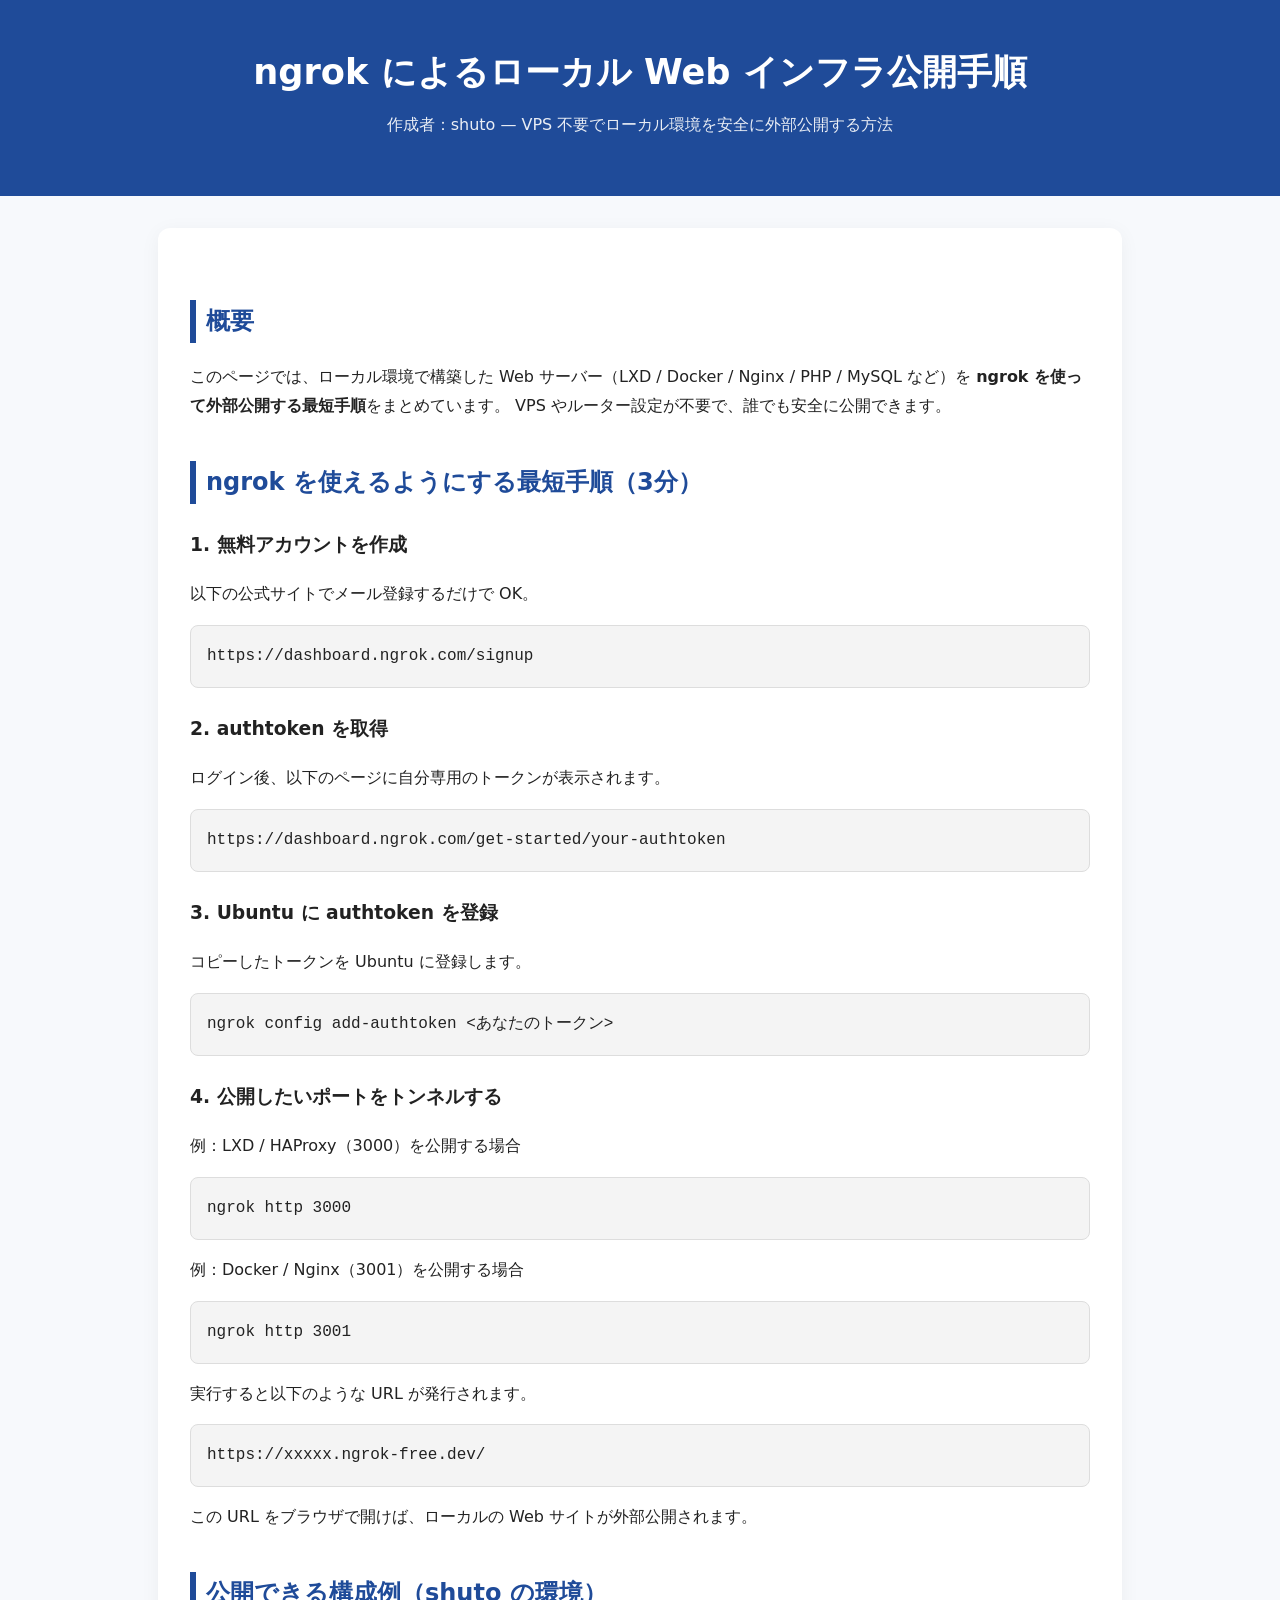
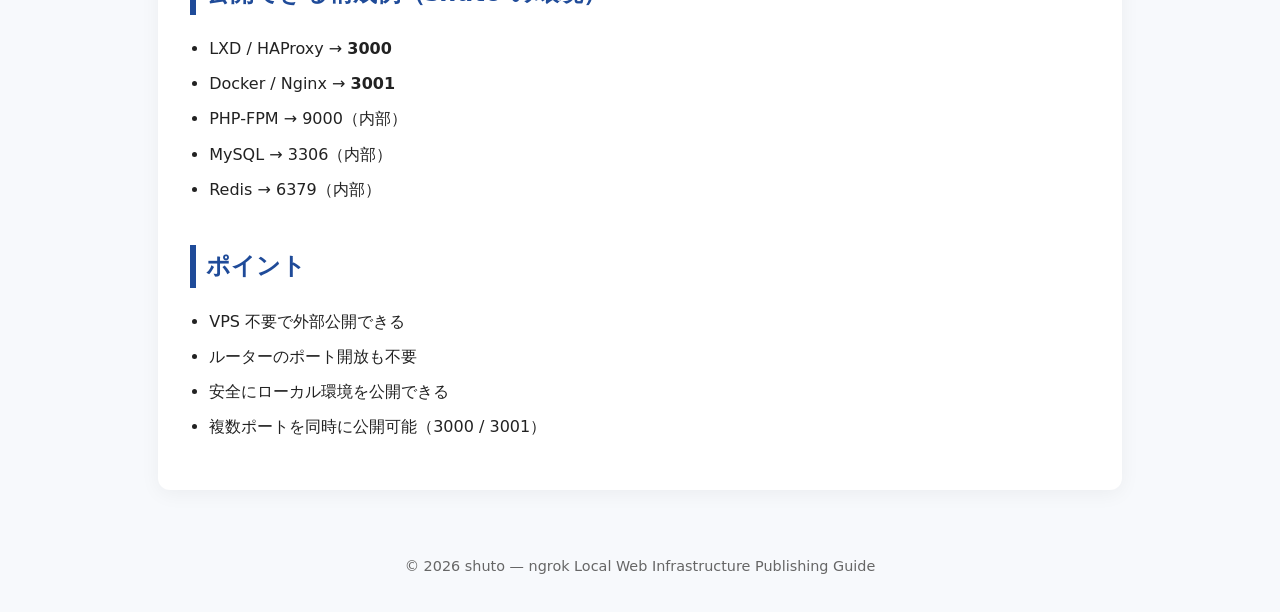
<file: Terraform/ngrok.html>
<!DOCTYPE html>
<html lang="ja">
<head>
  <meta charset="UTF-8" />
  <title>ngrok によるローカル Web インフラ公開手順</title>
  <style>
    body { font-family: system-ui, sans-serif; background: #f7f9fc; margin: 0; color: #222; line-height: 1.8; }
    header { background: #1f4b99; color: #fff; padding: 2.5rem; text-align: center; }
    header h1 { margin: 0; font-size: 2.2rem; }
    header p { margin-top: 0.5rem; opacity: 0.9; }
    main { max-width: 900px; margin: 2rem auto; background: #fff; padding: 2rem; border-radius: 12px; box-shadow: 0 4px 20px rgba(0,0,0,0.05); }
    h2 { color: #1f4b99; border-left: 6px solid #1f4b99; padding-left: 10px; margin-top: 2.5rem; }
    h3 { margin-top: 1.5rem; }
    ul { padding-left: 1.2rem; }
    li { margin-bottom: 0.4rem; }
    pre { background: #f4f4f4; padding: 1rem; border-radius: 8px; overflow-x: auto; border: 1px solid #ddd; }
    code { font-family: "SF Mono", Consolas, monospace; }
    footer { text-align: center; padding: 2rem; color: #666; font-size: 0.9rem; }
  </style>
</head>
<body>

<header>
  <h1>ngrok によるローカル Web インフラ公開手順</h1>
  <p>作成者：shuto — VPS 不要でローカル環境を安全に外部公開する方法</p>
</header>

<main>

  <h2>概要</h2>
  <p>
    このページでは、ローカル環境で構築した Web サーバー（LXD / Docker / Nginx / PHP / MySQL など）を  
    <strong>ngrok を使って外部公開する最短手順</strong>をまとめています。  
    VPS やルーター設定が不要で、誰でも安全に公開できます。
  </p>

  <h2>ngrok を使えるようにする最短手順（3分）</h2>

  <h3>1. 無料アカウントを作成</h3>
  <p>以下の公式サイトでメール登録するだけで OK。</p>
  <pre><code>https://dashboard.ngrok.com/signup</code></pre>

  <h3>2. authtoken を取得</h3>
  <p>ログイン後、以下のページに自分専用のトークンが表示されます。</p>
  <pre><code>https://dashboard.ngrok.com/get-started/your-authtoken</code></pre>

  <h3>3. Ubuntu に authtoken を登録</h3>
  <p>コピーしたトークンを Ubuntu に登録します。</p>
  <pre><code>ngrok config add-authtoken &lt;あなたのトークン&gt;</code></pre>

  <h3>4. 公開したいポートをトンネルする</h3>
  <p>例：LXD / HAProxy（3000）を公開する場合</p>
  <pre><code>ngrok http 3000</code></pre>

  <p>例：Docker / Nginx（3001）を公開する場合</p>
  <pre><code>ngrok http 3001</code></pre>

  <p>実行すると以下のような URL が発行されます。</p>
  <pre><code>https://xxxxx.ngrok-free.dev/</code></pre>

  <p>この URL をブラウザで開けば、ローカルの Web サイトが外部公開されます。</p>

  <h2>公開できる構成例（shuto の環境）</h2>
  <ul>
    <li>LXD / HAProxy → <strong>3000</strong></li>
    <li>Docker / Nginx → <strong>3001</strong></li>
    <li>PHP-FPM → 9000（内部）</li>
    <li>MySQL → 3306（内部）</li>
    <li>Redis → 6379（内部）</li>
  </ul>

  <h2>ポイント</h2>
  <ul>
    <li>VPS 不要で外部公開できる</li>
    <li>ルーターのポート開放も不要</li>
    <li>安全にローカル環境を公開できる</li>
    <li>複数ポートを同時に公開可能（3000 / 3001）</li>
  </ul>

</main>

<footer>
  © 2026 shuto — ngrok Local Web Infrastructure Publishing Guide
</footer>

</body>
</html>
</file>
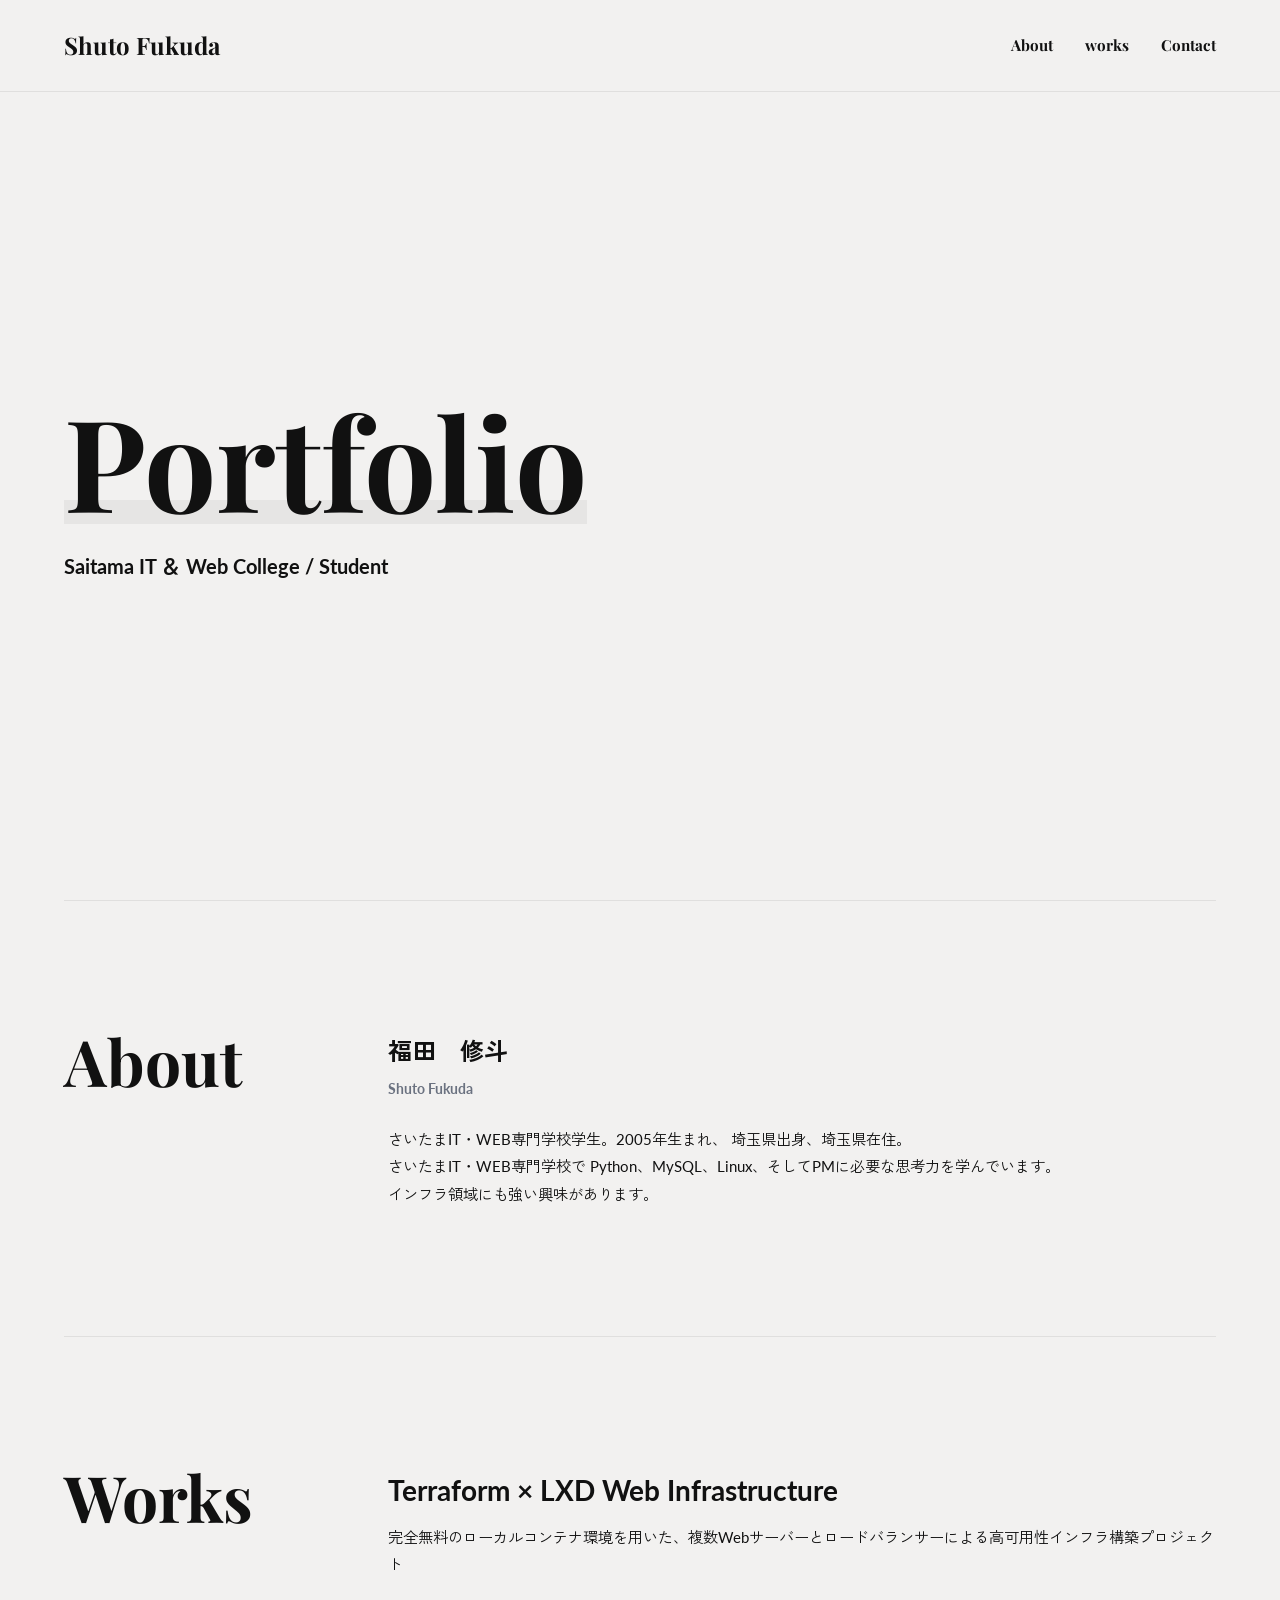
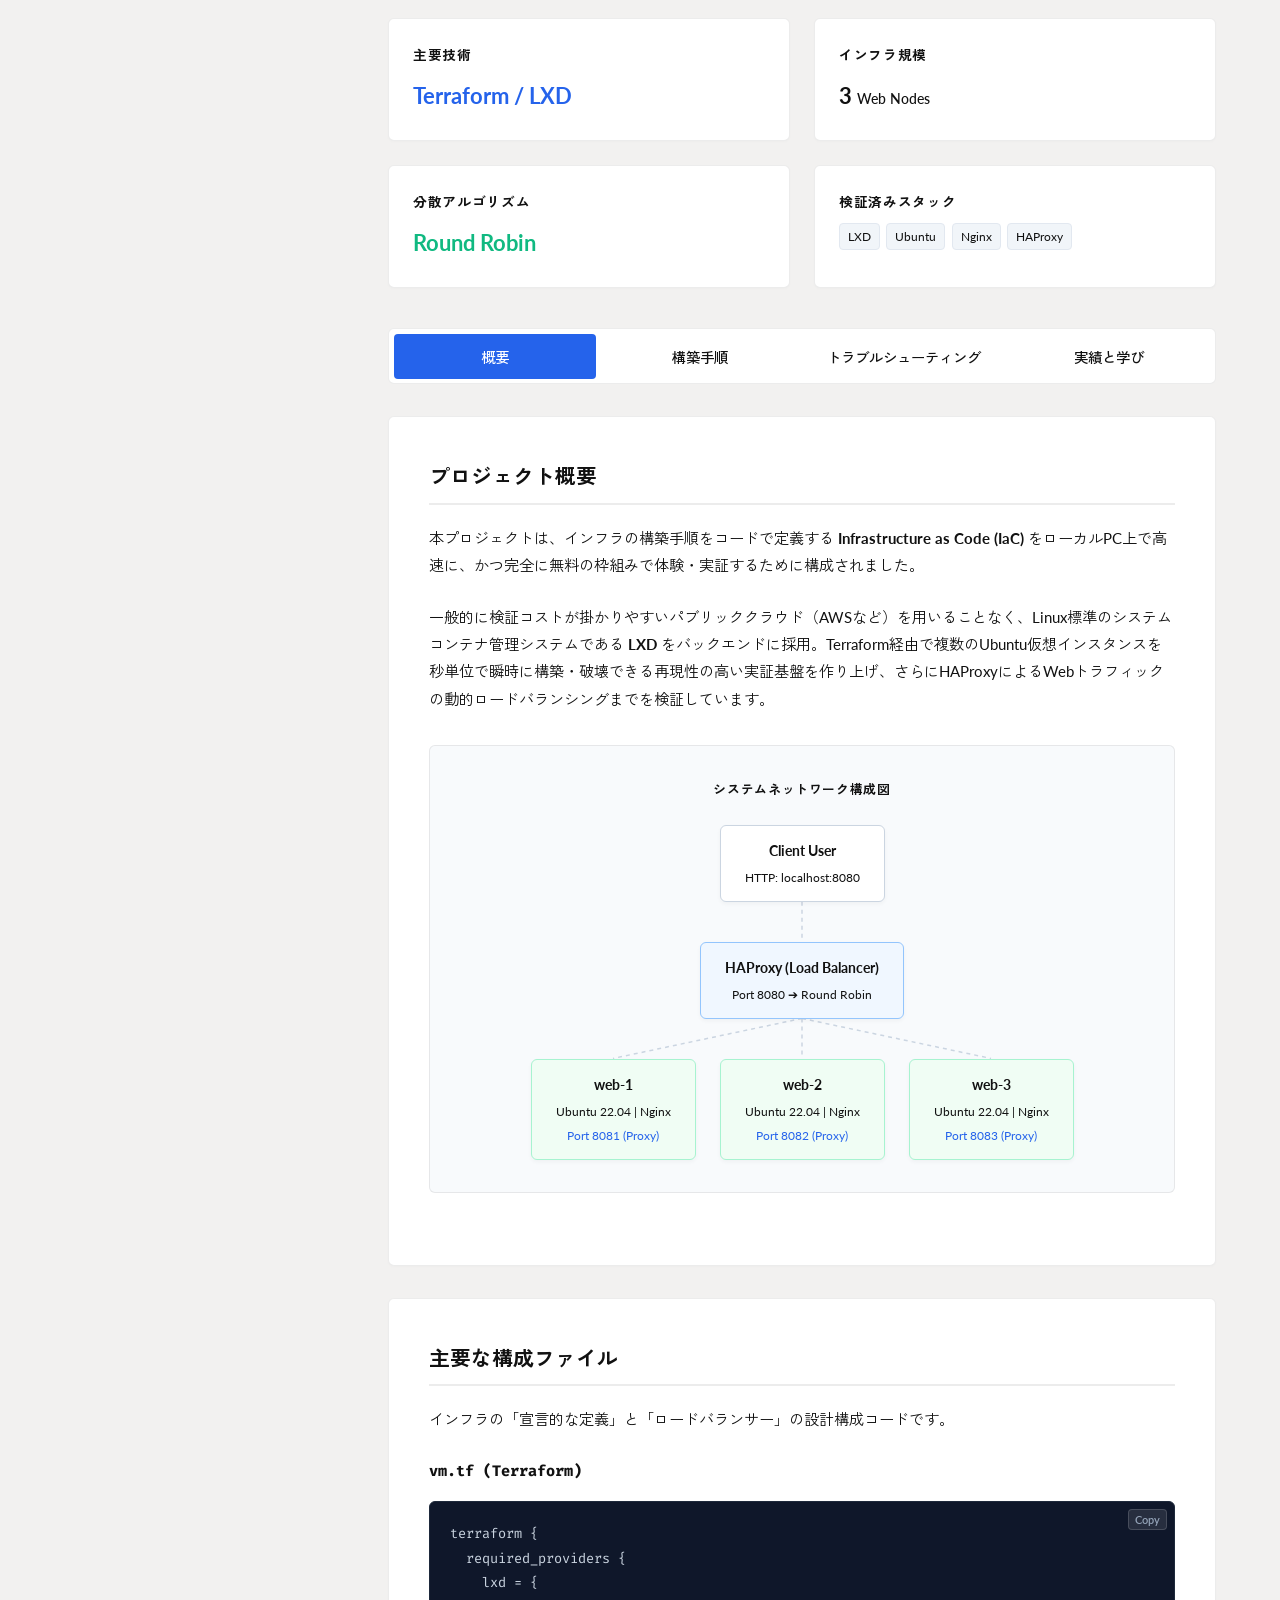
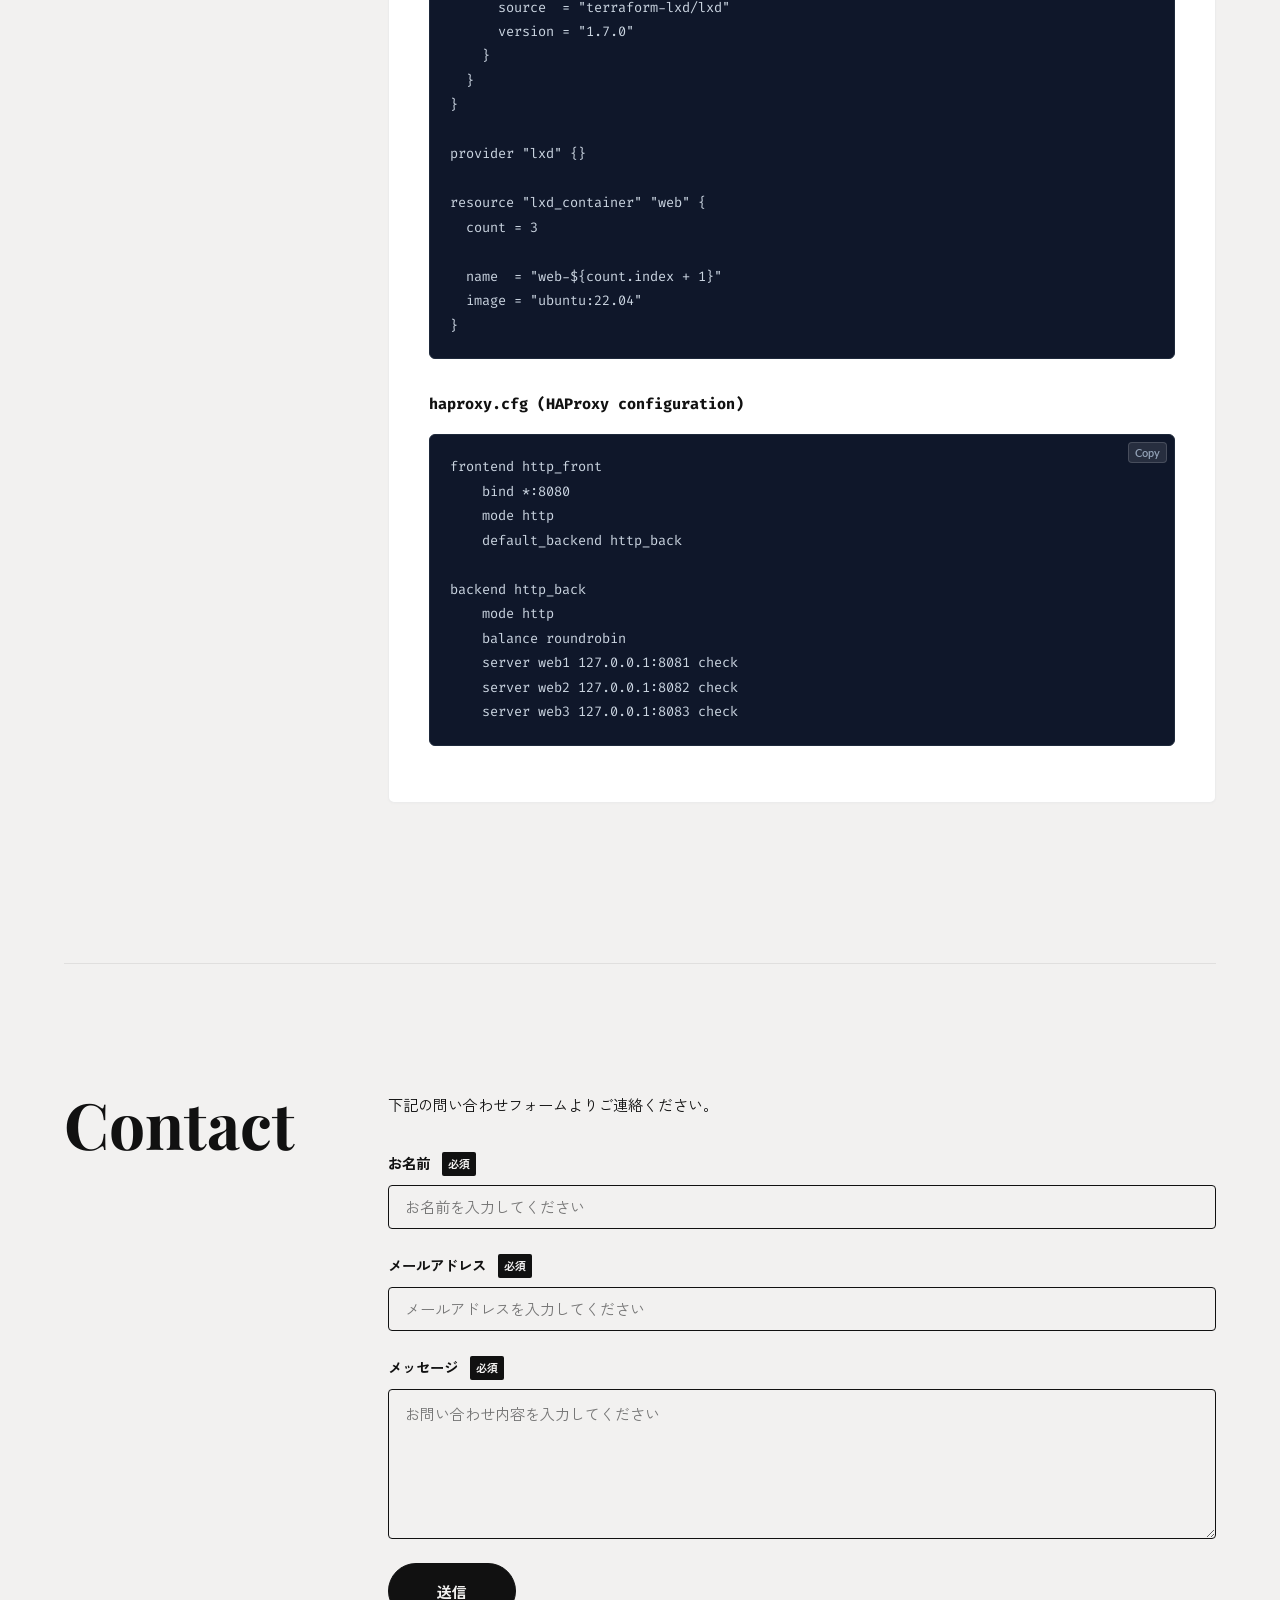
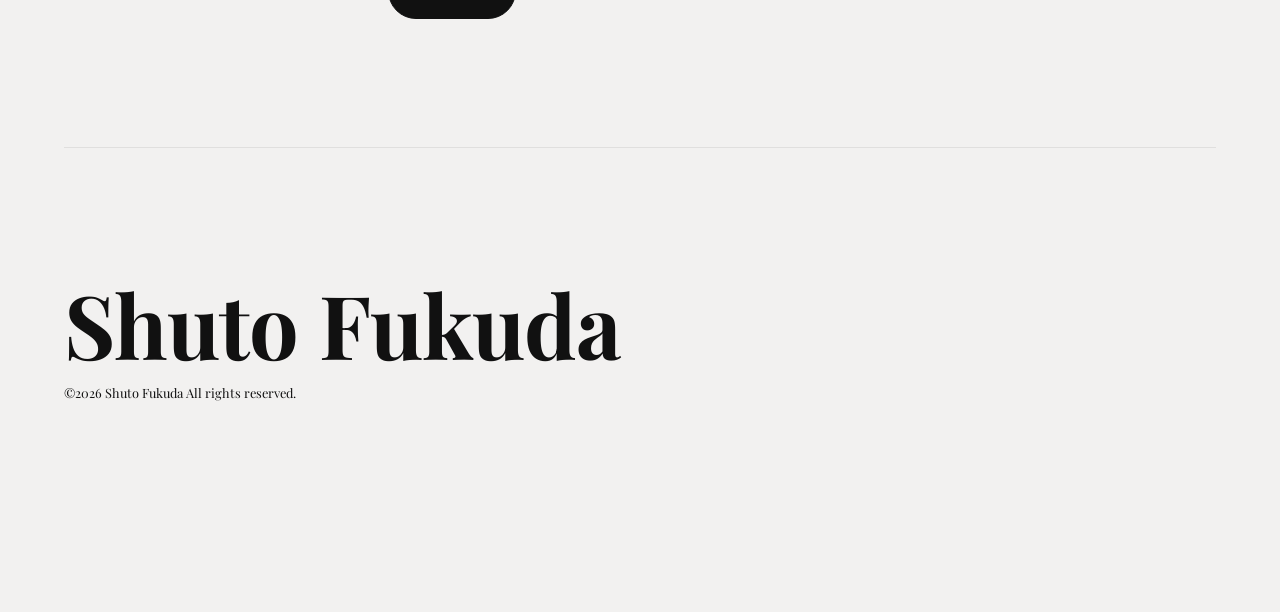
<file: Terraform/portfolio.html>
<!DOCTYPE html>
<html lang="ja">
<head>
  <meta charset="UTF-8">
  <meta name="viewport" content="width=device-width, initial-scale=1.0">
  <title>Shuto Fukuda - Portfolio</title>
  
  <!-- Fonts -->
  <link rel="preconnect" href="https://fonts.googleapis.com">
  <link rel="preconnect" href="https://fonts.gstatic.com" crossorigin>
  <link href="https://fonts.googleapis.com/css2?family=Fira+Code:wght@400;500&family=Playfair+Display:ital,wght@0,600;0,700;1,600;1,700&family=Zen+Kaku+Gothic+New:wght@400;500;700&family=Lato:ital,wght@0,400;0,700;1,400;1,700&display=swap" rel="stylesheet">
  
  <style>
    /* Design Tokens - Styled to match tan620804.studio.site template */
    :root {
      --bg: #f2f1f0; /* Studio site background tone */
      --card-bg: #ffffff;
      --border-color: rgba(17, 17, 17, 0.08);
      --text-main: #111111; /* Studio site primary dark text */
      --text-muted: #6b7280;
      --primary: #2563eb;
      --accent: #10b981;
      --danger: #ef4444;
      
      --font-sans: 'Lato', 'Zen Kaku Gothic New', system-ui, -apple-system, sans-serif;
      --font-serif: 'Playfair Display', 'Georgia', serif;
      --font-mono: 'Fira Code', monospace;
      
      --transition: all 0.25s cubic-bezier(0.4, 0, 0.2, 1);
    }

    /* Reset & Base */
    * {
      box-sizing: border-box;
      margin: 0;
      padding: 0;
    }
    html {
      scroll-behavior: smooth;
    }
    body {
      background: var(--bg);
      color: var(--text-main);
      font-family: var(--font-sans);
      line-height: 1.8;
      min-height: 100vh;
      overflow-x: hidden;
      padding-bottom: 5rem;
    }

    /* Layout Container */
    .container {
      max-width: 1280px;
      width: 100%;
      margin: 0 auto;
      padding: 0 4rem;
      position: relative;
    }

    /* Sticky Header Navigation */
    header {
      position: fixed;
      top: 0;
      left: 0;
      width: 100%;
      background: rgba(242, 241, 240, 0.9);
      backdrop-filter: blur(8px);
      z-index: 100;
      border-bottom: 1px solid var(--border-color);
      transition: var(--transition);
    }
    .header-inner {
      max-width: 1280px;
      margin: 0 auto;
      padding: 1.5rem 4rem;
      display: flex;
      justify-content: space-between;
      align-items: center;
    }
    .logo {
      font-family: var(--font-serif);
      font-size: 1.5rem;
      font-weight: 700;
      text-decoration: none;
      color: var(--text-main);
      transition: var(--transition);
    }
    .logo:hover {
      opacity: 0.7;
      transform: translateX(4px);
    }
    nav {
      display: flex;
      gap: 2rem;
    }
    nav a {
      font-family: var(--font-serif);
      font-size: 0.95rem;
      font-weight: 700;
      text-decoration: none;
      color: var(--text-main);
      position: relative;
      padding: 0.25rem 0;
    }
    nav a::after {
      content: '';
      position: absolute;
      bottom: 0;
      left: 0;
      width: 0;
      height: 2px;
      background: var(--text-main);
      transition: var(--transition);
    }
    nav a:hover::after {
      width: 100%;
    }

    /* Hero Section */
    .hero {
      min-height: 100vh;
      display: flex;
      align-items: center;
      padding-top: 5rem;
    }
    .hero-content {
      width: 100%;
    }
    .hero-title-wrapper {
      position: relative;
      display: inline-block;
      margin-bottom: 1.5rem;
    }
    .hero-title {
      font-family: var(--font-serif);
      font-size: 8rem;
      font-weight: 700;
      color: var(--text-main);
      line-height: 1;
    }
    .hero-title-bg {
      position: absolute;
      bottom: 0;
      left: 0;
      width: 100%;
      height: 1.5rem;
      background: rgba(17, 17, 17, 0.05);
      z-index: -1;
    }
    .hero-subtitle {
      font-size: 1.25rem;
      color: var(--text-main);
      font-weight: 700;
    }

    /* Section Grid - Split Columns Like Studio Template */
    .section-grid {
      display: flex;
      gap: 4rem;
      padding: 8rem 0;
      border-top: 1px solid var(--border-color);
    }
    .section-left {
      width: 260px;
      flex-shrink: 0;
      position: sticky;
      top: 6rem;
      height: fit-content;
    }
    .section-title {
      font-family: var(--font-serif);
      font-size: 4rem;
      font-weight: 700;
      color: var(--text-main);
      line-height: 1;
    }
    .section-right {
      flex-grow: 1;
      min-width: 0;
    }

    /* About Section Content */
    .about-content {
      display: flex;
      gap: 3rem;
      align-items: flex-start;
    }
    .profile-image {
      width: 160px;
      height: 160px;
      border-radius: 50%;
      background-image: url('https://images.unsplash.com/photo-1534528741775-53994a69daeb?crop=entropy&cs=tinysrgb&fit=max&fm=jpg&ixid=M3w2MzQ2fDB8MXxzZWFyY2h8MTMxfHxmYXNoaW9ufGVufDB8fHx8MTc2MTUyMzkzOHww&ixlib=rb-4.1.0&q=80&w=1080');
      background-size: cover;
      background-position: center;
      flex-shrink: 0;
      box-shadow: 0 4px 10px rgba(0,0,0,0.05);
    }
    .about-text {
      flex-grow: 1;
    }
    .about-name-group {
      margin-bottom: 1.5rem;
    }
    .about-name {
      font-size: 1.5rem;
      font-weight: 700;
      color: var(--text-main);
    }
    .about-name-eng {
      font-size: 0.9rem;
      color: var(--text-muted);
      font-weight: 700;
      margin-top: 0.25rem;
    }
    .about-desc {
      font-size: 0.95rem;
      color: var(--text-main);
      line-height: 1.8;
    }

    /* Works Section (Terraform x LXD Implementation) */
    .works-header {
      margin-bottom: 2.5rem;
    }
    .works-project-title {
      font-size: 1.75rem;
      color: var(--text-main);
      margin-bottom: 0.5rem;
    }
    .works-project-desc {
      color: var(--text-muted-dark);
      font-size: 0.95rem;
      margin-bottom: 2rem;
    }

    /* Stats Grid */
    .stats-grid {
      display: grid;
      grid-template-columns: repeat(2, 1fr);
      gap: 1.5rem;
      margin-bottom: 2.5rem;
    }
    .stat-card {
      background: var(--card-bg);
      border: 1px solid var(--border-color);
      border-radius: 6px;
      padding: 1.5rem;
      box-shadow: 0 1px 3px rgba(0,0,0,0.02);
      transition: var(--transition);
    }
    .stat-card:hover {
      border-color: var(--primary);
    }
    .stat-card h3 {
      font-size: 0.85rem;
      color: var(--text-muted-dark);
      text-transform: uppercase;
      letter-spacing: 0.05em;
      margin-bottom: 0.5rem;
    }
    .stat-card .value {
      font-size: 1.4rem;
      font-weight: 700;
      color: var(--text-main);
    }
    .stat-card .tech-list {
      display: flex;
      flex-wrap: wrap;
      gap: 0.4rem;
      margin-top: 0.5rem;
    }
    .tech-badge {
      font-size: 0.75rem;
      padding: 2px 8px;
      background: #f1f5f9;
      border: 1px solid #e2e8f0;
      border-radius: 4px;
      color: var(--text-muted-dark);
    }

    /* Tabs Component */
    .tabs-wrapper {
      background: var(--card-bg);
      border: 1px solid var(--border-color);
      border-radius: 6px;
      padding: 0.3rem;
      margin-bottom: 2rem;
    }
    .tab-buttons {
      display: flex;
      gap: 0.2rem;
    }
    .tab-btn {
      flex: 1;
      background: transparent;
      border: none;
      color: var(--text-muted-dark);
      padding: 0.75rem 1.25rem;
      font-family: var(--font-sans);
      font-size: 0.9rem;
      font-weight: 500;
      cursor: pointer;
      border-radius: 4px;
      transition: var(--transition);
    }
    .tab-btn:hover {
      color: #000;
      background: #f8fafc;
    }
    .tab-btn.active {
      color: #fff;
      background: var(--primary);
    }

    .tab-content {
      display: none;
      animation: fadeIn 0.3s ease-out forwards;
    }
    .tab-content.active {
      display: block;
    }

    @keyframes fadeIn {
      from { opacity: 0; transform: translateY(5px); }
      to { opacity: 1; transform: translateY(0); }
    }

    /* Detail Card */
    .detail-card {
      background: var(--card-bg);
      border: 1px solid var(--border-color);
      border-radius: 6px;
      padding: 2.5rem;
      margin-bottom: 2rem;
      box-shadow: 0 1px 3px rgba(0,0,0,0.02);
    }
    .detail-card h3 {
      font-size: 1.3rem;
      margin-bottom: 1.25rem;
      border-bottom: 2px solid var(--border-color);
      padding-bottom: 0.5rem;
    }
    .detail-card p {
      color: var(--text-muted-dark);
      margin-bottom: 1.5rem;
      font-size: 0.95rem;
    }

    /* Graphical Network Diagram */
    .diagram-container {
      background: #f8fafc;
      border: 1px solid var(--border-color);
      border-radius: 6px;
      padding: 2rem;
      margin: 2rem 0;
      position: relative;
    }
    .diagram-title {
      font-size: 0.8rem;
      text-transform: uppercase;
      letter-spacing: 0.05em;
      color: var(--text-muted-dark);
      margin-bottom: 1.5rem;
      font-weight: 700;
      text-align: center;
    }
    .network-vis {
      display: flex;
      flex-direction: column;
      align-items: center;
      gap: 2.5rem;
    }
    .node {
      background: #ffffff;
      border: 1px solid var(--border-color);
      border-radius: 6px;
      padding: 0.75rem 1.5rem;
      text-align: center;
      position: relative;
      z-index: 2;
      box-shadow: 0 2px 4px rgba(0,0,0,0.04);
      transition: var(--transition);
    }
    .node:hover {
      border-color: var(--primary);
    }
    .node-client {
      border-color: #cbd5e1;
    }
    .node-lb {
      border-color: #93c5fd;
      background: #f0f7ff;
    }
    .node-web {
      border-color: #a7f3d0;
      background: #f0fdf4;
    }
    .node .title {
      font-weight: 700;
      font-size: 0.9rem;
      color: var(--text-main);
    }
    .node .desc {
      font-size: 0.75rem;
      color: var(--text-muted-dark);
      margin-top: 0.2rem;
    }
    .web-group {
      display: flex;
      gap: 1.5rem;
      width: 100%;
      justify-content: center;
      flex-wrap: nowrap;
    }
    .connector-svg {
      position: absolute;
      top: 0;
      left: 0;
      width: 100%;
      height: 100%;
      pointer-events: none;
      z-index: 1;
    }
    .connection-line {
      stroke: #cbd5e1;
      stroke-width: 1.5;
      stroke-dasharray: 4 4;
    }
    .pulse-line {
      stroke: var(--primary);
      stroke-width: 2;
      stroke-dasharray: 8 100;
      stroke-dashoffset: 108;
      animation: pulseFlow 2.5s linear infinite;
    }
    @keyframes pulseFlow {
      to {
        stroke-dashoffset: 0;
      }
    }

    /* Timelines */
    .timeline {
      position: relative;
      margin-left: 1rem;
      border-left: 2px solid var(--border-color);
      padding-left: 2rem;
    }
    .timeline-item {
      position: relative;
      margin-bottom: 3rem;
    }
    .timeline-item:last-child {
      margin-bottom: 0;
    }
    .timeline-marker {
      position: absolute;
      left: calc(-2rem - 5px);
      top: 0.25rem;
      width: 8px;
      height: 8px;
      border-radius: 50%;
      background: #cbd5e1;
      border: 2px solid var(--bg);
    }
    .timeline-item.success .timeline-marker {
      background: var(--primary);
    }
    .timeline-badge {
      display: inline-block;
      padding: 2px 6px;
      font-size: 0.7rem;
      font-weight: 700;
      border-radius: 4px;
      margin-bottom: 0.75rem;
      text-transform: uppercase;
    }
    .timeline-badge.ok {
      background: #eff6ff;
      color: var(--primary);
      border: 1px solid #bfdbfe;
    }
    .timeline-item h3 {
      font-size: 1.1rem;
      margin-bottom: 0.5rem;
    }
    .timeline-item p {
      color: var(--text-muted-dark);
      font-size: 0.9rem;
      margin-bottom: 1rem;
    }

    /* Accordion (Troubleshooting) */
    .accordion {
      border: 1px solid var(--border-color);
      border-radius: 6px;
      margin-bottom: 1rem;
      overflow: hidden;
      background: #ffffff;
      transition: var(--transition);
    }
    .accordion:hover {
      border-color: #cbd5e1;
    }
    .accordion-header {
      padding: 1rem 1.5rem;
      background: #f8fafc;
      cursor: pointer;
      display: flex;
      justify-content: space-between;
      align-items: center;
      user-select: none;
    }
    .accordion-header .error-title {
      font-weight: 600;
      display: flex;
      align-items: center;
      gap: 0.75rem;
      font-size: 0.95rem;
    }
    .accordion-header .error-badge {
      background: #fee2e2;
      color: var(--danger);
      border: 1px solid #fecaca;
      font-size: 0.7rem;
      padding: 2px 6px;
      border-radius: 4px;
      font-weight: 700;
    }
    .accordion-icon {
      font-size: 1.2rem;
      color: var(--text-muted-dark);
      transition: var(--transition);
    }
    .accordion.open .accordion-icon {
      transform: rotate(45deg);
    }
    .accordion-body {
      max-height: 0;
      overflow: hidden;
      transition: max-height 0.25s ease-out;
    }
    .accordion-content {
      padding: 1.5rem;
      border-top: 1px solid var(--border-color);
      font-size: 0.9rem;
      background: #fff;
    }
    .accordion-content p {
      margin-bottom: 1rem;
    }

    /* Code Blocks */
    .code-container {
      position: relative;
      margin: 1rem 0;
    }
    pre {
      background: #0f172a;
      border: 1px solid #1e293b;
      border-radius: 6px;
      padding: 1.25rem;
      overflow-x: auto;
    }
    code {
      font-family: var(--font-mono);
      font-size: 0.85rem;
      color: #cbd5e1;
      white-space: pre;
    }
    .copy-btn {
      position: absolute;
      top: 0.5rem;
      right: 0.5rem;
      background: rgba(255,255,255,0.1);
      border: 1px solid rgba(255,255,255,0.15);
      color: #94a3b8;
      font-family: var(--font-sans);
      font-size: 0.7rem;
      font-weight: 600;
      padding: 3px 6px;
      border-radius: 4px;
      cursor: pointer;
      transition: var(--transition);
    }
    .copy-btn:hover {
      background: rgba(255,255,255,0.2);
      color: #fff;
    }
    .inline-code {
      background: #f1f5f9;
      border: 1px solid #e2e8f0;
      padding: 2px 6px;
      border-radius: 4px;
      font-family: var(--font-mono);
      font-size: 0.8rem;
      color: #0f172a;
    }

    /* Check lists */
    ul.check-list {
      list-style: none;
    }
    ul.check-list li {
      position: relative;
      padding-left: 2rem;
      margin-bottom: 0.75rem;
      color: var(--text-muted-dark);
      font-size: 0.95rem;
    }
    ul.check-list li::before {
      content: '✓';
      position: absolute;
      left: 0.25rem;
      color: var(--accent);
      font-weight: 700;
    }
    ul.check-list li strong {
      color: var(--text-main);
    }

    /* Contact Section Content */
    .contact-desc {
      font-size: 0.95rem;
      color: var(--text-muted-dark);
      margin-bottom: 2rem;
    }
    .contact-form {
      display: flex;
      flex-direction: column;
      gap: 1.5rem;
    }
    .form-group {
      display: flex;
      flex-direction: column;
      gap: 0.5rem;
    }
    .form-label-row {
      display: flex;
      align-items: center;
      gap: 0.75rem;
    }
    .form-label {
      font-size: 0.9rem;
      font-weight: 700;
      color: var(--text-main);
    }
    .form-badge {
      background: var(--text-main);
      color: var(--bg);
      font-size: 0.7rem;
      padding: 2px 6px;
      border-radius: 2px;
      font-weight: 700;
    }
    .form-input, .form-textarea {
      width: 100%;
      background: transparent;
      border: 1px solid var(--text-main);
      border-radius: 4px;
      padding: 0.75rem 1rem;
      font-family: var(--font-sans);
      font-size: 0.95rem;
      color: var(--text-main);
      outline: none;
      transition: var(--transition);
    }
    .form-input:focus, .form-textarea:focus {
      border-color: var(--primary);
      box-shadow: 0 0 0 2px rgba(37, 99, 235, 0.1);
    }
    .form-textarea {
      height: 150px;
      resize: vertical;
    }
    .form-submit {
      align-self: flex-start;
      background: var(--text-main);
      color: var(--bg);
      border: 1px solid var(--text-main);
      border-radius: 99px;
      padding: 1rem 3rem;
      font-family: var(--font-sans);
      font-size: 0.95rem;
      font-weight: 700;
      cursor: pointer;
      transition: var(--transition);
    }
    .form-submit:hover {
      background: transparent;
      color: var(--text-main);
    }

    /* Footer */
    footer {
      padding: 8rem 0;
      border-top: 1px solid var(--border-color);
      display: flex;
      flex-direction: column;
      align-items: flex-start;
      gap: 0.5rem;
    }
    .footer-logo {
      font-family: var(--font-serif);
      font-size: 5.5rem; /* Significantly enlarged to match photo */
      font-weight: 700;
      color: var(--text-main);
      line-height: 1.1;
      letter-spacing: -0.01em;
    }
    .footer-copy {
      font-family: var(--font-serif); /* Serif font to match photo style */
      font-size: 0.8rem;
      color: var(--text-main);
      font-weight: 400;
    }

    /* ========================================== */
    /* RESPONSIVE LAYOUTS (Tablet & Mobile) */
    /* ========================================== */

    /* Tablet Screen View (Between 769px and 1024px) */
    @media (max-width: 1024px) {
      .container, .header-inner {
        padding-left: 2.5rem;
        padding-right: 2.5rem;
      }
      .hero-title {
        font-size: 6rem;
      }
      .section-grid {
        flex-direction: column;
        gap: 2rem;
        padding: 5rem 0;
      }
      .section-left {
        width: 100%;
        position: static;
      }
      .section-title {
        font-size: 3.5rem;
        border-bottom: 2px solid var(--border-color);
        padding-bottom: 0.5rem;
      }
      .stats-grid {
        grid-template-columns: repeat(2, 1fr);
      }
    }

    /* Mobile Screen View (Under 768px) */
    @media (max-width: 768px) {
      .container, .header-inner {
        padding-left: 1.5rem;
        padding-right: 1.5rem;
      }
      .header-inner {
        padding-top: 1rem;
        padding-bottom: 1rem;
      }
      nav {
        gap: 1.25rem;
      }
      .hero-title {
        font-size: 4rem;
      }
      .section-title {
        font-size: 2.8rem;
      }
      .about-content {
        flex-direction: column;
        gap: 1.5rem;
        align-items: center;
        text-align: center;
      }
      .stats-grid {
        grid-template-columns: 1fr;
      }
      .tabs-wrapper {
        padding: 0.2rem;
      }
      .tab-buttons {
        flex-direction: column;
      }
      .tab-btn {
        width: 100%;
        text-align: center;
        padding: 0.6rem;
      }
      .detail-card {
        padding: 1.5rem 1rem;
      }
      .diagram-container {
        padding: 1rem 0.5rem;
      }
      .web-group {
        flex-direction: column;
        align-items: center;
        gap: 1rem;
      }
      .connector-svg {
        display: none;
      }
      .timeline {
        margin-left: 0.2rem;
        padding-left: 1.2rem;
      }
      .timeline-marker {
        left: calc(-1.2rem - 5px);
      }
      .form-submit {
        width: 100%;
      }
      footer {
        padding: 5rem 0;
        gap: 0.5rem;
      }
      .footer-logo {
        font-size: 3.2rem; /* Prevent overflow on small mobile screens */
      }
      .footer-copy {
        font-size: 0.75rem;
      }
    }
  </style>
</head>
<body>

  <!-- Sticky Header Navigation -->
  <header>
    <div class="header-inner">
      <a href="#" class="logo">Shuto Fukuda</a>
      <nav>
        <a href="#about">About</a>
        <a href="#works">works</a>
        <a href="#contact">Contact</a>
      </nav>
    </div>
  </header>

  <div class="container">
    
    <!-- Hero Section -->
    <section class="hero" id="home">
      <div class="hero-content">
        <div class="hero-title-wrapper">
          <h1 class="hero-title">Portfolio</h1>
          <div class="hero-title-bg"></div>
        </div>
        <p class="hero-subtitle">Saitama IT ＆ Web College / Student</p>
      </div>
    </section>

    <!-- Green Dot Indicator from Photo -->
    <div class="green-dot-wrapper">
      <div class="green-dot"></div>
    </div>

    <!-- About Section -->
    <section class="section-grid" id="about">
      <div class="section-left">
        <h2 class="section-title">About</h2>
      </div>
      <div class="section-right">
        <div class="about-content">
          <div class="about-text">
            <div class="about-name-group">
              <h3 class="about-name">福田　修斗</h3>
              <p class="about-name-eng">Shuto Fukuda</p>
            </div>
            <p class="about-desc">
              さいたまIT・WEB専門学校学生。2005年生まれ、 埼玉県出身、埼玉県在住。<br>
              さいたまIT・WEB専門学校で Python、MySQL、Linux、そしてPMに必要な思考力を学んでいます。<br>
              インフラ領域にも強い興味があります。
            </p>
          </div>
        </div>
      </div>
    </section>

    <!-- Works Section -->
    <section class="section-grid" id="works">
      <div class="section-left">
        <h2 class="section-title">Works</h2>
      </div>
      <div class="section-right">
        
        <div class="works-header">
          <h3 class="works-project-title">Terraform × LXD Web Infrastructure</h3>
          <p class="works-project-desc">完全無料のローカルコンテナ環境を用いた、複数Webサーバーとロードバランサーによる高可用性インフラ構築プロジェクト</p>
        </div>

        <!-- Stats Grid (Responsive L4/L2/L1) -->
        <div class="stats-grid">
          <div class="stat-card">
            <h3>主要技術</h3>
            <div class="value" style="color: var(--primary);">Terraform / LXD</div>
          </div>
          <div class="stat-card">
            <h3>インフラ規模</h3>
            <div class="value">3 <span style="font-size: 0.9rem; font-weight: 500; color: var(--text-muted-dark);">Web Nodes</span></div>
          </div>
          <div class="stat-card">
            <h3>分散アルゴリズム</h3>
            <div class="value" style="color: var(--accent);">Round Robin</div>
          </div>
          <div class="stat-card">
            <h3>検証済みスタック</h3>
            <div class="tech-list">
              <span class="tech-badge">LXD</span>
              <span class="tech-badge">Ubuntu</span>
              <span class="tech-badge">Nginx</span>
              <span class="tech-badge">HAProxy</span>
            </div>
          </div>
        </div>

        <!-- Interactive Tabs -->
        <div class="tabs-wrapper">
          <div class="tab-buttons">
            <button class="tab-btn active" onclick="switchTab(event, 'overview')">概要</button>
            <button class="tab-btn" onclick="switchTab(event, 'timeline')">構築手順</button>
            <button class="tab-btn" onclick="switchTab(event, 'trouble')">トラブルシューティング</button>
            <button class="tab-btn" onclick="switchTab(event, 'results')">実績と学び</button>
          </div>
        </div>

        <!-- Tab 1: Overview -->
        <div id="overview" class="tab-content active">
          <div class="detail-card">
            <h3>プロジェクト概要</h3>
            <p>
              本プロジェクトは、インフラの構築手順をコードで定義する <strong>Infrastructure as Code (IaC)</strong> をローカルPC上で高速に、かつ完全に無料の枠組みで体験・実証するために構成されました。
            </p>
            <p>
              一般的に検証コストが掛かりやすいパブリッククラウド（AWSなど）を用いることなく、Linux標準のシステムコンテナ管理システムである <strong>LXD</strong> をバックエンドに採用。Terraform経由で複数のUbuntu仮想インスタンスを秒単位で瞬時に構築・破壊できる再現性の高い実証基盤を作り上げ、さらにHAProxyによるWebトラフィックの動的ロードバランシングまでを検証しています。
            </p>

            <!-- Dynamic Visual Diagram -->
            <div class="diagram-container">
              <div class="diagram-title">システムネットワーク構成図</div>
              
              <div class="network-vis">
                <!-- Client -->
                <div class="node node-client" id="node-client">
                  <div class="title">Client User</div>
                  <div class="desc">HTTP: localhost:8080</div>
                </div>

                <!-- Load Balancer -->
                <div class="node node-lb" id="node-lb">
                  <div class="title">HAProxy (Load Balancer)</div>
                  <div class="desc">Port 8080 ➔ Round Robin</div>
                </div>

                <!-- Web Nodes Group -->
                <div class="web-group">
                  <div class="node node-web" id="node-web1">
                    <div class="title">web-1</div>
                    <div class="desc">Ubuntu 22.04 | Nginx</div>
                    <div class="desc" style="color: var(--primary);">Port 8081 (Proxy)</div>
                  </div>
                  <div class="node node-web" id="node-web2">
                    <div class="title">web-2</div>
                    <div class="desc">Ubuntu 22.04 | Nginx</div>
                    <div class="desc" style="color: var(--primary);">Port 8082 (Proxy)</div>
                  </div>
                  <div class="node node-web" id="node-web3">
                    <div class="title">web-3</div>
                    <div class="desc">Ubuntu 22.04 | Nginx</div>
                    <div class="desc" style="color: var(--primary);">Port 8083 (Proxy)</div>
                  </div>
                </div>
              </div>

              <!-- SVG connectors with flow effect -->
              <svg class="connector-svg" id="connector-svg">
                <path id="path-client-lb" class="connection-line" />
                <path id="path-client-lb-pulse" class="pulse-line" />

                <path id="path-lb-web1" class="connection-line" />
                <path id="path-lb-web1-pulse" class="pulse-line" />

                <path id="path-lb-web2" class="connection-line" />
                <path id="path-lb-web2-pulse" class="pulse-line" />

                <path id="path-lb-web3" class="connection-line" />
                <path id="path-lb-web3-pulse" class="pulse-line" />
              </svg>
            </div>
          </div>

          <div class="detail-card">
            <h3>主要な構成ファイル</h3>
            <p>インフラの「宣言的な定義」と「ロードバランサー」の設計構成コードです。</p>
            
            <h4 style="font-size: 0.95rem; margin-bottom: 0.5rem; font-family: var(--font-mono);">vm.tf (Terraform)</h4>
            <div class="code-container">
              <button class="copy-btn" onclick="copyCode(this)">Copy</button>
              <pre><code>terraform {
  required_providers {
    lxd = {
      source  = "terraform-lxd/lxd"
      version = "1.7.0"
    }
  }
}

provider "lxd" {}

resource "lxd_container" "web" {
  count = 3

  name  = "web-${count.index + 1}"
  image = "ubuntu:22.04"
}</code></pre>
            </div>

            <h4 style="font-size: 0.95rem; margin-top: 2rem; margin-bottom: 0.5rem; font-family: var(--font-mono);">haproxy.cfg (HAProxy configuration)</h4>
            <div class="code-container">
              <button class="copy-btn" onclick="copyCode(this)">Copy</button>
              <pre><code>frontend http_front
    bind *:8080
    mode http
    default_backend http_back

backend http_back
    mode http
    balance roundrobin
    server web1 127.0.0.1:8081 check
    server web2 127.0.0.1:8082 check
    server web3 127.0.0.1:8083 check</code></pre>
            </div>
          </div>
        </div>

        <!-- Tab 2: Timeline Steps -->
        <div id="timeline" class="tab-content">
          <div class="detail-card">
            <h3>インフラ構築ステップ</h3>
            <p>初期の基盤導入から、複数コンテナの自動作成、ロードバランサー連携までの構築手順です。</p>
            
            <div class="timeline">
              <!-- Step 1 -->
              <div class="timeline-item success">
                <div class="timeline-marker"></div>
                <span class="timeline-badge ok">Success</span>
                <h3>1. LXD インフラ環境のインストールと初期化</h3>
                <p>
                  ホストマシンにLXDシステムを導入。コンテナ仮想化により、通常の重たい仮想マシンの起動を数秒の軽量コンテナ起動に代替し、完全無料・超高速な検証体制を構築。
                </p>
                <div class="code-container">
                  <button class="copy-btn" onclick="copyCode(this)">Copy</button>
                  <pre><code>sudo apt update
sudo apt install -y lxd
sudo lxd init</code></pre>
                </div>
              </div>

              <!-- Step 2 -->
              <div class="timeline-item success">
                <div class="timeline-marker"></div>
                <span class="timeline-badge ok">Success</span>
                <h3>2. Terraformによる複数コンテナ構成の適用</h3>
                <p>
                  インフラ構成定義ファイル <span class="inline-code">vm.tf</span> を作成。複数インスタンス構成を <span class="inline-code">count = 3</span> パラメータで宣言的にコード定義し、一括で構築。
                </p>
                <div class="code-container">
                  <button class="copy-btn" onclick="copyCode(this)">Copy</button>
                  <pre><code>terraform init
terraform apply</code></pre>
                </div>
              </div>

              <!-- Step 3 -->
              <div class="timeline-item success">
                <div class="timeline-marker"></div>
                <span class="timeline-badge ok">Success</span>
                <h3>3. nginx のインストール（コンテナ内部）</h3>
                <p>
                  構築したコンテナにログインし、Webサーバー（Nginx）を個別にインストールします。
                </p>
                <div class="code-container">
                  <button class="copy-btn" onclick="copyCode(this)">Copy</button>
                  <pre><code># 例：web-1 コンテナに入ってインストールする
lxc exec web-1 -- bash

# コンテナ内部で実行
sudo apt update
sudo apt install -y nginx</code></pre>
                </div>
              </div>

              <!-- Step 4 -->
              <div class="timeline-item success">
                <div class="timeline-marker"></div>
                <span class="timeline-badge ok">Success</span>
                <h3>4. Web コンテンツの変更による動作確認</h3>
                <p>
                  各コンテナで異なるメッセージを返すようにインデックスHTMLを書き換え、どのサーバーにアクセスしているか判別できるようにします。
                </p>
                <div class="code-container">
                  <button class="copy-btn" onclick="copyCode(this)">Copy</button>
                  <pre><code># web-1 コンテナ内
echo "This is web-1" | sudo tee /var/www/html/index.html

# web-2 コンテナ内
echo "This is web-2" | sudo tee /var/www/html/index.html

# web-3 コンテナ内
echo "This is web-3" | sudo tee /var/www/html/index.html</code></pre>
                </div>
              </div>

              <!-- Step 5 -->
              <div class="timeline-item success">
                <div class="timeline-marker"></div>
                <span class="timeline-badge ok">Success</span>
                <h3>5. ホストから各コンテナへのポートフォワード設定</h3>
                <p>
                  LXDの仮想ネットワーク上のコンテナとホスト側ネットワークを接続するため、プロキシポートマッピングを追加。
                </p>
                <div class="code-container">
                  <button class="copy-btn" onclick="copyCode(this)">Copy</button>
                  <pre><code>lxc config device add web-1 http proxy listen=tcp:0.0.0.0:8081 connect=tcp:127.0.0.1:80
lxc config device add web-2 http proxy listen=tcp:0.0.0.0:8082 connect=tcp:127.0.0.1:80
lxc config device add web-3 http proxy listen=tcp:0.0.0.0:8083 connect=tcp:127.0.0.1:80</code></pre>
                </div>
              </div>

              <!-- Step 6 -->
              <div class="timeline-item success">
                <div class="timeline-marker"></div>
                <span class="timeline-badge ok">Success</span>
                <h3>6. HAProxyロードバランサーの統合・検証</h3>
                <p>
                  ホスト側にHAProxyを起動し、ラウンドロビンで負荷を分散するよう設定。<span class="inline-code">curl</span> を使って交互に各コンテナへとアクセスが振り分けられることを確認。
                </p>
                <div class="code-container">
                  <button class="copy-btn" onclick="copyCode(this)">Copy</button>
                  <pre><code>curl http://localhost:8080
# ➔ Output 1: This is web-1
# ➔ Output 2: This is web-2
# ➔ Output 3: This is web-3</code></pre>
                </div>
              </div>
            </div>
          </div>
        </div>

        <!-- Tab 3: Troubleshooting -->
        <div id="trouble" class="tab-content">
          <div class="detail-card">
            <h3>直面した問題と解決（トラブルシューティング）</h3>
            <p>構築の過程で発生した様々なエラーに対し、ログの解析や権限・状態管理（State）の修復を行った問題解決の記録です。クリックすると詳細が開きます。</p>

            <!-- Issue 1 -->
            <div class="accordion">
              <div class="accordion-header" onclick="toggleAccordion(this)">
                <div class="error-title">
                  <span class="error-badge">VirtualBox</span>
                  <span>1. VirtualBoxプロバイダーの取得失敗 (未登録)</span>
                </div>
                <span class="accordion-icon">+</span>
              </div>
              <div class="accordion-body">
                <div class="accordion-content">
                  <p><strong>【事象】</strong><br>
                    当初、仮想マシンの制御にVirtualBoxを使用しようと試み、Terraform設定に書き加えたが、<span class="inline-code">terraform init</span>時にプロバイダーが見つからないエラーとなった。
                  </p>
                  <p><strong>【原因】</strong><br>
                    VirtualBox用のTerraformプロバイダー（<span class="inline-code">hashicorp/virtualbox</span>）は公式レジストリに存在しないため。
                  </p>
                  <p><strong>【解決策】</strong><br>
                    インフラの検証を円滑に進めるため、VirtualBoxでの実行を中止し、**LXDによるシステムコンテナベースの検証へ方針変更**。LXDはTerraformの公式・コミュニティプロバイダーが安定して提供されており、動作も非常に高速であるため、よりモダンで再現性の高い構成へと昇華できた。
                  </p>
                </div>
              </div>
            </div>

            <!-- Issue 2 -->
            <div class="accordion">
              <div class="accordion-header" onclick="toggleAccordion(this)">
                <div class="error-title">
                  <span class="error-badge">LXD UNIX Socket</span>
                  <span>2. LXDソケットへの通信権限エラー (Permission Denied)</span>
                </div>
                <span class="accordion-icon">+</span>
              </div>
              <div class="accordion-body">
                <div class="accordion-content">
                  <p><strong>【事象】</strong><br>
                    <span class="inline-code">terraform apply</span> 時に、LXDデーモンと通信するUNIXソケットに対し、接続拒否エラーが発生。<br>
                    <code style="color: var(--danger); font-size: 0.85rem; font-family: var(--font-mono);">dial unix /var/snap/lxd/common/lxd/unix.socket: connect: permission denied</code>
                  </p>
                  <p><strong>【原因】</strong><br>
                    Terraformを実行している一般ユーザー（<span class="inline-code">siwuser</span>）が、LXDの操作に必要な <span class="inline-code">lxd</span> ユーザーグループに所属していなかったため。
                  </p>
                  <p><strong>【解決策】</strong><br>
                    ユーザーをLXDグループに追加するコマンドを実行し、ホスト環境を再起動させてグループ設定を適用。<br>
                    <pre><code style="color: var(--primary);">sudo usermod -aG lxd siwuser
sudo reboot</code></pre>
                  </p>
                </div>
              </div>
            </div>

            <!-- Issue 3 -->
            <div class="accordion">
              <div class="accordion-header" onclick="toggleAccordion(this)">
                <div class="error-title">
                  <span class="error-badge">Terraform State</span>
                  <span>3. コンテナの重複作成・適用競合</span>
                </div>
                <span class="accordion-icon">+</span>
              </div>
              <div class="accordion-body">
                <div class="accordion-content">
                  <p><strong>【事象】</strong><br>
                    構成適用中に、対象コンテナが既に存在しているとアラートが出現し、実行が停止。<br>
                    <code style="color: var(--danger); font-size: 0.85rem; font-family: var(--font-mono);">This "instances" entry already exists</code>
                  </p>
                  <p><strong>【原因】</strong><br>
                    Terraformを介さずLXD側で直接コンテナを操作した、または前回の不完全な破壊処理などにより、LXDに実機が残っているにも関わらずTerraformの状態管理ファイル（State）には反映されていない「状態の乖離（ドリフト）」が起きていた。
                  </p>
                  <p><strong>【解決策】</strong><br>
                    実機側に残っている競合コンテナを強制削除した上で、TerraformのStateから対象のリソース状態を完全にクリアすることで、次回適用時の競合を解消。<br>
                    <pre><code style="color: var(--primary);">lxc delete terraform-test --force
terraform state rm lxd_container.test</code></pre>
                  </p>
                </div>
              </div>
            </div>

            <!-- Issue 4 -->
            <div class="accordion">
              <div class="accordion-header" onclick="toggleAccordion(this)">
                <div class="error-title">
                  <span class="error-badge">LXD Storage</span>
                  <span>4. ストレージプールの作成競合</span>
                </div>
                <span class="accordion-icon">+</span>
              </div>
              <div class="accordion-body">
                <div class="accordion-content">
                  <p><strong>【事象】</strong><br>
                    <span class="inline-code">lxd init</span> 実行時、ストレージプールが重複しているという警告が発生。<br>
                    <code style="color: var(--danger); font-size: 0.85rem; font-family: var(--font-mono);">The requested storage pool "default" already exists. Please choose another name.</code>
                  </p>
                  <p><strong>【原因】</strong><br>
                    過去に初期化したLXD環境の残骸により、デフォルトのストレージプール名である <span class="inline-code">default</span> がシステム内で利用中だった。
                  </p>
                  <p><strong>【解決策】</strong><br>
                    初期化プロンプトに従い、未使用の新しいプール名（例: <span class="inline-code">default2</span>）を入力して設定をバイパスし、無事に初期化を完了させた。
                  </p>
                </div>
              </div>
            </div>

          </div>
        </div>

        <!-- Tab 4: Results & Learnings -->
        <div id="results" class="tab-content">
          <div class="detail-card">
            <h3>得られた実績と学び</h3>
            
            <div style="margin-bottom: 2rem;">
              <h4 style="color: var(--text-main); margin-bottom: 0.5rem;">1. 手作業インフラ構築から、再現性の高いIaCへ</h4>
              <p>
                物理環境の構築・設定のすべてを手動で行っていた手法を脱却し、インフラを「コード（HCL）」で定義することで、誰が実行しても同じ環境を秒単位で再現できる強みを体験しました。これにより、開発環境のスクラップ＆ビルドが容易になりました。
              </p>
            </div>

            <div style="margin-bottom: 2rem;">
              <h4 style="color: var(--text-main); margin-bottom: 0.5rem;">2. スケールアウトの概念理解</h4>
              <p>
                Terraformのメタ引数である <span class="inline-code">count</span> を変更するだけで、1台のWebサーバーから3台、あるいはそれ以上へと瞬時にスケールアウトできる設計方法を学びました。これはAWS等のAuto Scalingや冗長化の根本原理を掴むのに大きく貢献しました。
              </p>
            </div>

            <div style="margin-bottom: 2rem;">
              <h4 style="color: var(--text-main); margin-bottom: 0.5rem;">3. ネットワークトラフィック制御とポート設計</h4>
              <p>
                LXDのプロキシ設定を通じ、仮想内部ネットワークと外部ホストの通信経路を設計しました。また、ロードバランサー（HAProxy）によるレイヤー4/7の中継処理と、クライアントからのリクエストが均等に分散されていくラウンドロビンの動向を検証レベルで実証しました。
              </p>
            </div>

            <div>
              <h4 style="color: var(--text-main); margin-bottom: 0.5rem;">4. プロジェクト達成による技術スキル成長</h4>
              <ul class="check-list">
                <li><strong>インフラコード化能力</strong>: Terraformを用いた宣言的コード開発スキルの獲得</li>
                <li><strong>コンテナ仮想化スキル</strong>: LXD/LXCの制御、ネットワークおよびボリューム設計の知識</li>
                <li><strong>ロードバランシング設計</strong>: HAProxyを用いたリバースプロキシおよび負荷分散構成能力</li>
                <li><strong>トラブル解決能力</strong>: エラーログ（権限、重複、プール名）からの正確な原因特定と解決スキルの習得</li>
              </ul>
            </div>
          </div>
        </div>

      </div>
    </section>

    <!-- Contact Section -->
    <section class="section-grid" id="contact">
      <div class="section-left">
        <h2 class="section-title">Contact</h2>
      </div>
      <div class="section-right">
        <p class="contact-desc">下記の問い合わせフォームよりご連絡ください。</p>
        
        <form class="contact-form" name="contact form" method="post" action="#">
          <div class="form-group">
            <div class="form-label-row">
              <label class="form-label" for="contact-name">お名前</label>
              <span class="form-badge">必須</span>
            </div>
            <input class="form-input" id="contact-name" name="お名前" placeholder="お名前を入力してください" required type="text" />
          </div>

          <div class="form-group">
            <div class="form-label-row">
              <label class="form-label" for="contact-email">メールアドレス</label>
              <span class="form-badge">必須</span>
            </div>
            <input class="form-input" id="contact-email" name="メールアドレス" placeholder="メールアドレスを入力してください" required type="email" />
          </div>

          <div class="form-group">
            <div class="form-label-row">
              <label class="form-label" for="contact-message">メッセージ</label>
              <span class="form-badge">必須</span>
            </div>
            <textarea class="form-textarea" id="contact-message" name="メッセージ" placeholder="お問い合わせ内容を入力してください" required></textarea>
          </div>

          <button class="form-submit" type="submit">送信</button>
        </form>
      </div>
    </section>

    <!-- Footer -->
    <footer>
      <div class="footer-logo">Shuto Fukuda</div>
      <div class="footer-copy">©2026 Shuto Fukuda All rights reserved.</div>
    </footer>

  </div>

  <!-- Scripting for Tabs, Accordion, and SVG Connector drawing -->
  <script>
    // Tab switching logic
    function switchTab(evt, tabName) {
      const tabcontents = document.getElementsByClassName("tab-content");
      for (let i = 0; i < tabcontents.length; i++) {
        tabcontents[i].classList.remove("active");
      }

      const tablinks = document.getElementsByClassName("tab-btn");
      for (let i = 0; i < tablinks.length; i++) {
        tablinks[i].classList.remove("active");
      }

      document.getElementById(tabName).classList.add("active");
      evt.currentTarget.classList.add("active");

      // Draw SVG lines on switching back to 'overview' (diagram tab)
      if (tabName === 'overview') {
        setTimeout(drawConnectors, 50);
      }
    }

    // Accordion toggle
    function toggleAccordion(header) {
      const parent = header.parentElement;
      const body = parent.querySelector(".accordion-body");
      
      parent.classList.toggle("open");
      if (parent.classList.contains("open")) {
        body.style.maxHeight = body.scrollHeight + "px";
      } else {
        body.style.maxHeight = 0;
      }
    }

    // Code copy function
    async function copyCode(button) {
      const pre = button.nextElementSibling;
      const code = pre.querySelector("code");
      try {
        await navigator.clipboard.writeText(code.innerText);
        const originalText = button.innerText;
        button.innerText = "Copied!";
        button.style.background = "var(--accent)";
        button.style.color = "#fff";
        setTimeout(() => {
          button.innerText = originalText;
          button.style.background = "";
          button.style.color = "";
        }, 1500);
      } catch (err) {
        console.error("Failed to copy!", err);
      }
    }

    // Dynamic SVG Connectors alignment based on DOM node coordinates
    function drawConnectors() {
      const svg = document.getElementById("connector-svg");
      const client = document.getElementById("node-client");
      const lb = document.getElementById("node-lb");
      const web1 = document.getElementById("node-web1");
      const web2 = document.getElementById("node-web2");
      const web3 = document.getElementById("node-web3");

      // Stop execution if elements are not rendered (e.g. on mobile where SVG might be hidden or tab is inactive)
      if (!svg || !client || !lb || !web1 || !web2 || !web3) return;
      if (window.getComputedStyle(svg).display === 'none') return;

      const svgRect = svg.getBoundingClientRect();

      function getCenterPos(el) {
        const r = el.getBoundingClientRect();
        return {
          x: r.left - svgRect.left + r.width / 2,
          y: r.top - svgRect.top + r.height / 2,
          top: r.top - svgRect.top,
          bottom: r.top - svgRect.top + r.height,
          left: r.left - svgRect.left,
          right: r.left - svgRect.left + r.width
        };
      }

      const cPos = getCenterPos(client);
      const lbPos = getCenterPos(lb);
      const w1Pos = getCenterPos(web1);
      const w2Pos = getCenterPos(web2);
      const w3Pos = getCenterPos(web3);

      // Client to LB (vertical line)
      const pathClientLb = `M ${cPos.x} ${cPos.bottom} L ${lbPos.x} ${lbPos.top}`;
      document.getElementById("path-client-lb").setAttribute("d", pathClientLb);

      // LB to Web 1
      const pathLbW1 = `M ${lbPos.x} ${lbPos.bottom} L ${w1Pos.x} ${w1Pos.top}`;
      document.getElementById("path-lb-web1").setAttribute("d", pathLbW1);

      // LB to Web 2
      const pathLbW2 = `M ${lbPos.x} ${lbPos.bottom} L ${w2Pos.x} ${w2Pos.top}`;
      document.getElementById("path-lb-web2").setAttribute("d", pathLbW2);

      // LB to Web 3
      const pathLbW3 = `M ${lbPos.x} ${lbPos.bottom} L ${w3Pos.x} ${w3Pos.top}`;
      document.getElementById("path-lb-web3").setAttribute("d", pathLbW3);
    }

    // Redraw on load, resize and font loading
    window.addEventListener("load", drawConnectors);
    window.addEventListener("resize", drawConnectors);
    document.fonts.ready.then(drawConnectors);
    
    // Draw initial lines with incremental checks to handle render lag
    setTimeout(drawConnectors, 100);
    setTimeout(drawConnectors, 500);
  </script>
</body>
</html>
</file>
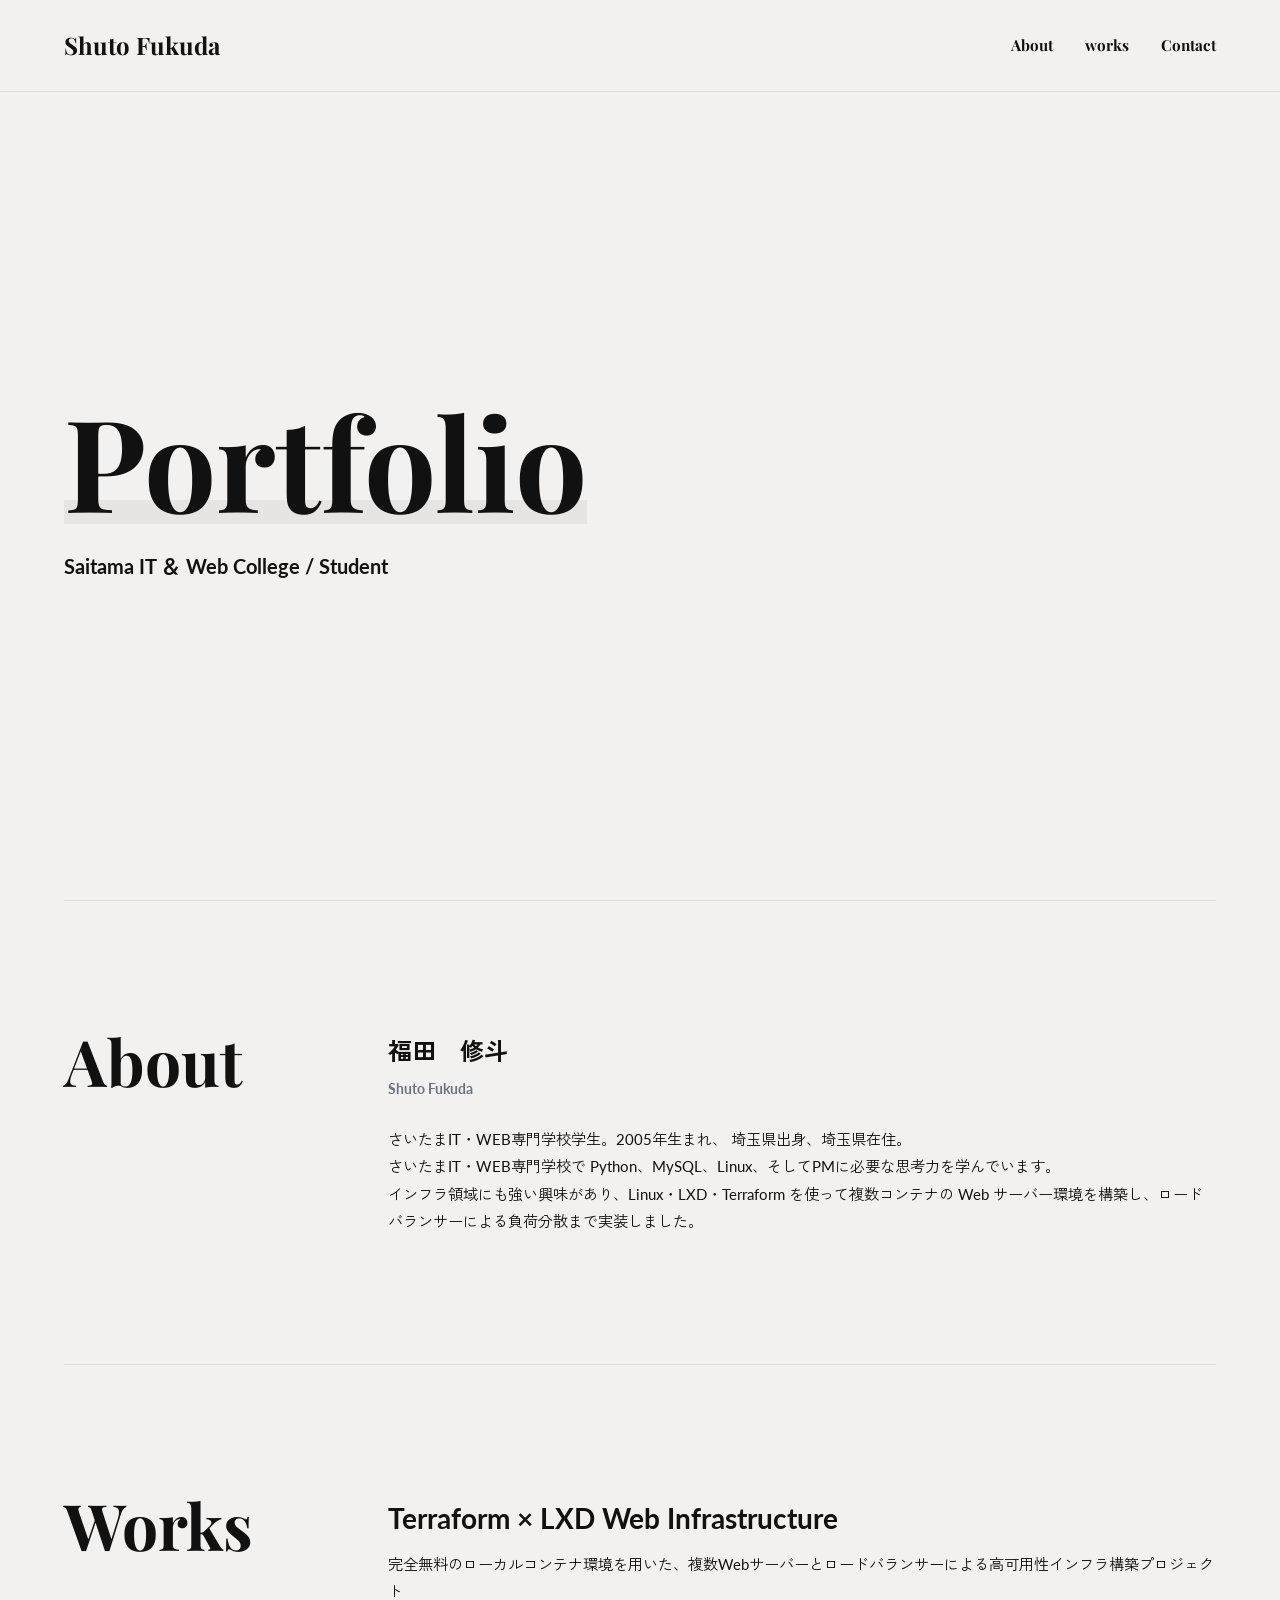
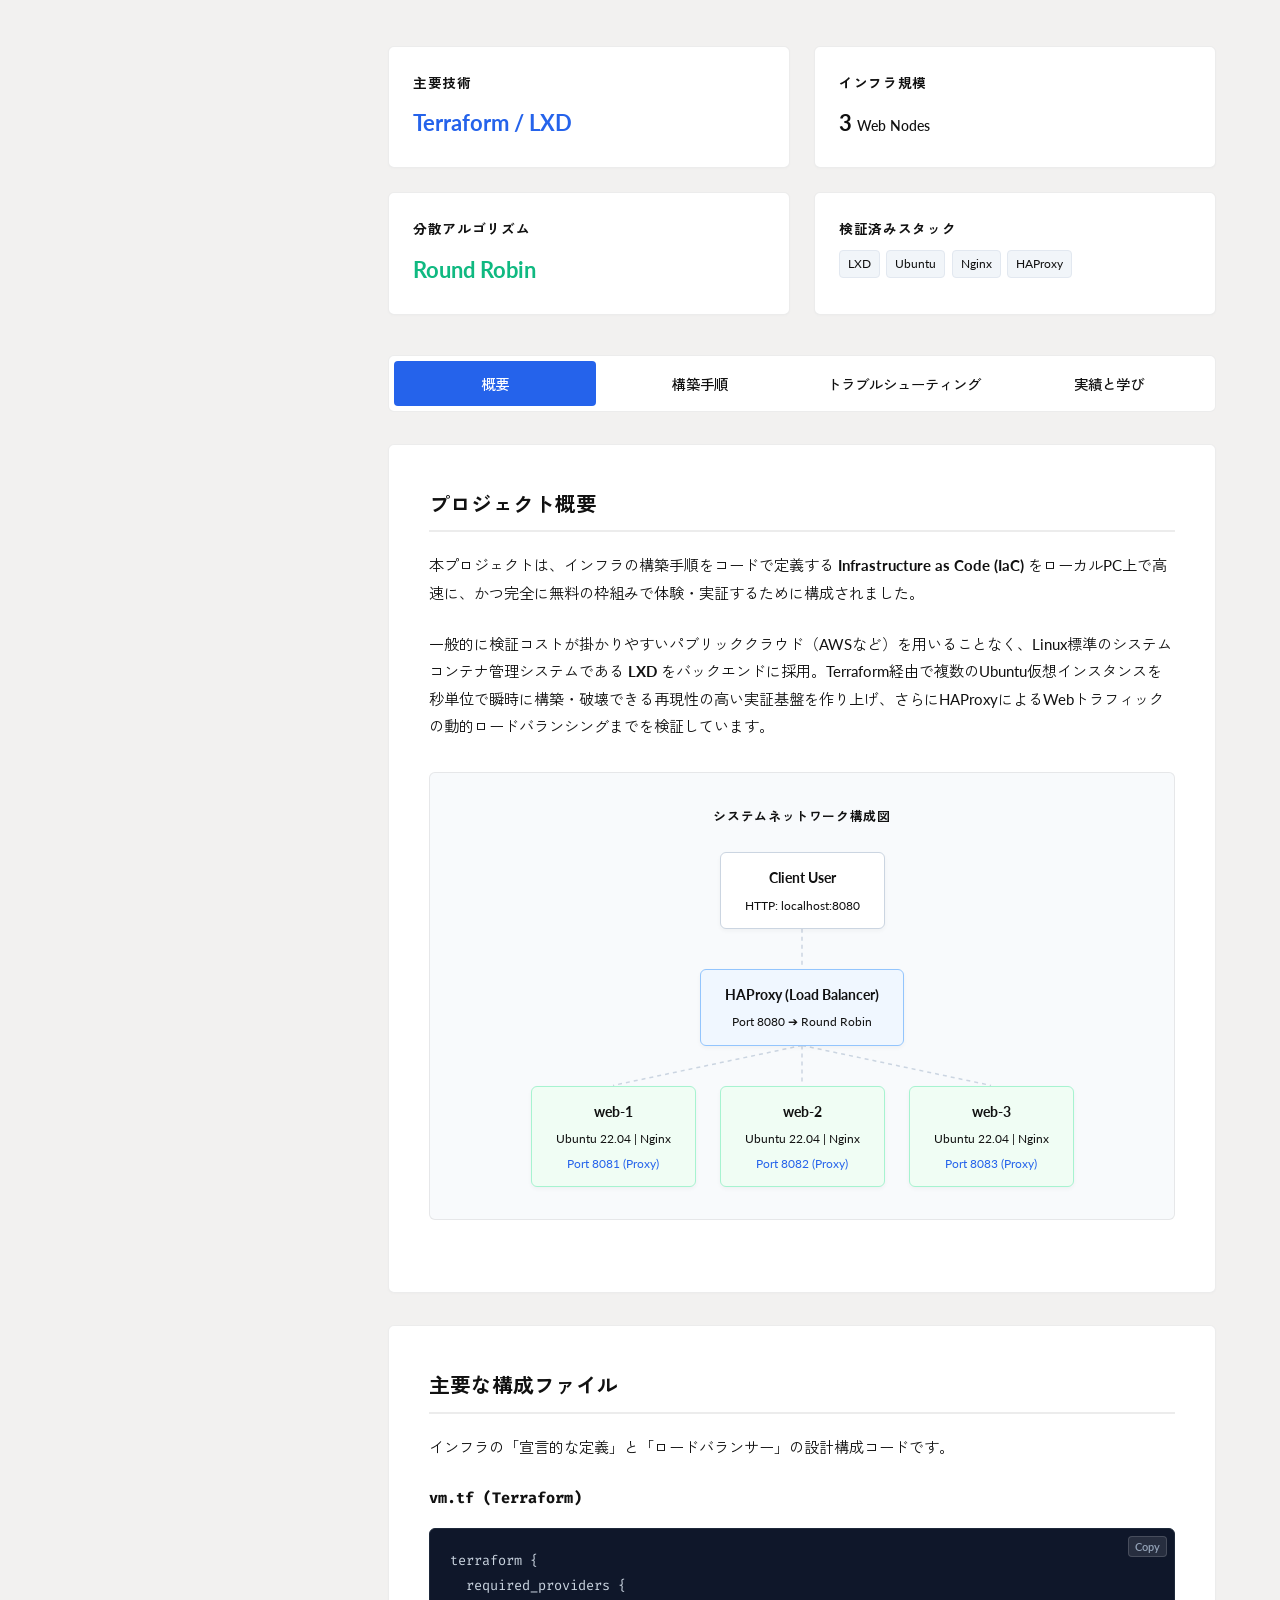
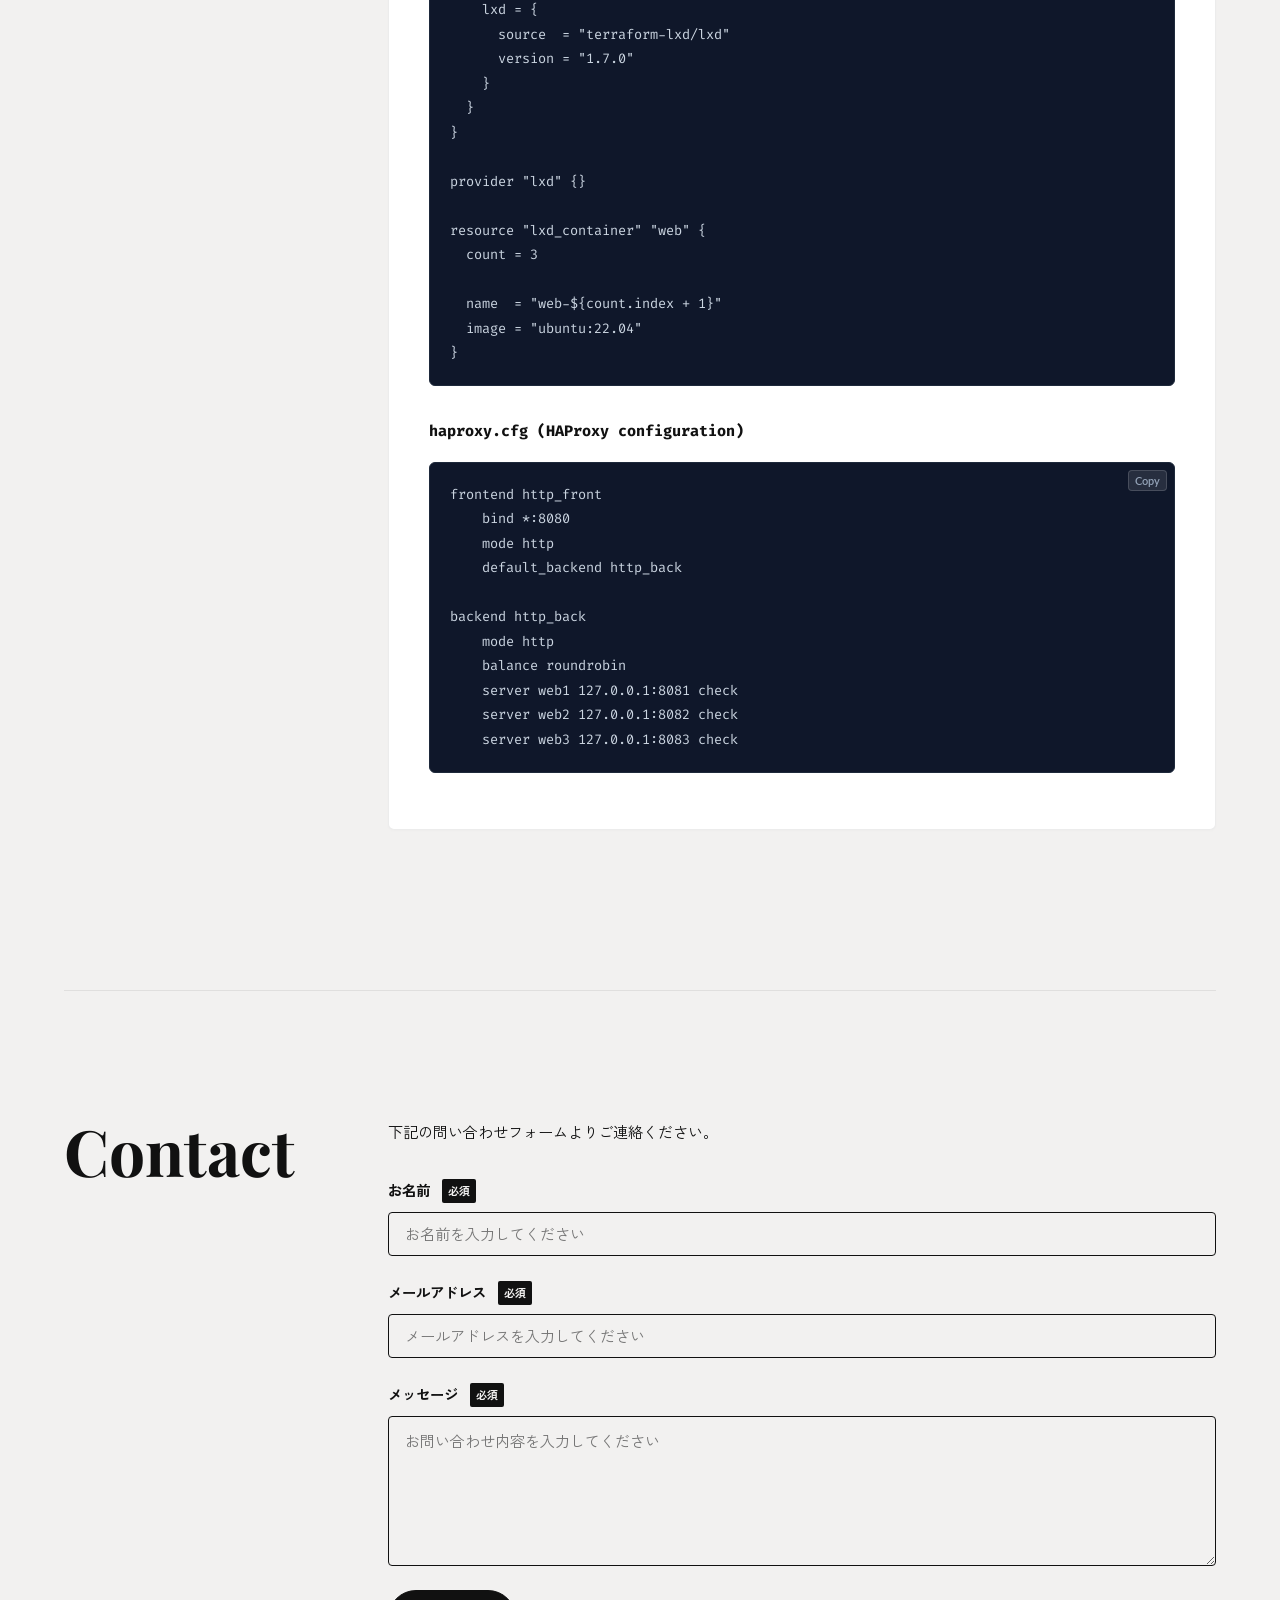
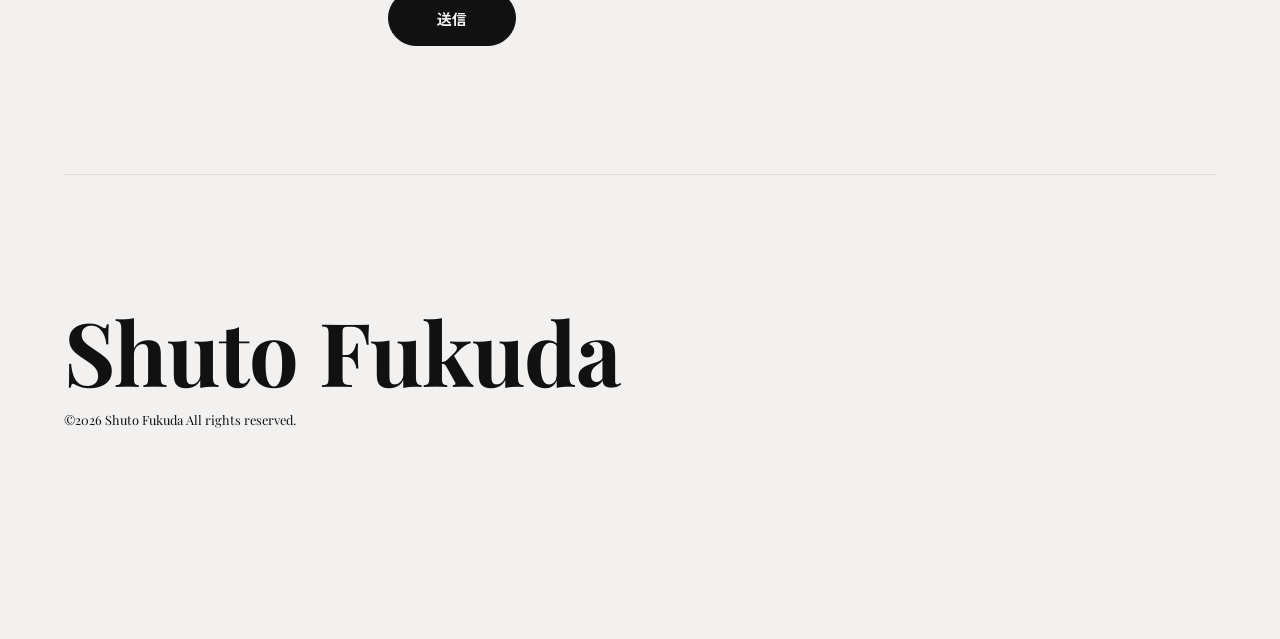
<file: Terraform/portfolio001.html>
<!DOCTYPE html>
<html lang="ja">
<head>
  <meta charset="UTF-8">
  <meta name="viewport" content="width=device-width, initial-scale=1.0">
  <title>Shuto Fukuda - Portfolio</title>
  
  <!-- Fonts -->
  <link rel="preconnect" href="https://fonts.googleapis.com">
  <link rel="preconnect" href="https://fonts.gstatic.com" crossorigin>
  <link href="https://fonts.googleapis.com/css2?family=Fira+Code:wght@400;500&family=Playfair+Display:ital,wght@0,600;0,700;1,600;1,700&family=Zen+Kaku+Gothic+New:wght@400;500;700&family=Lato:ital,wght@0,400;0,700;1,400;1,700&display=swap" rel="stylesheet">
  
  <style>
    /* Design Tokens - Styled to match tan620804.studio.site template */
    :root {
      --bg: #f2f1f0; /* Studio site background tone */
      --card-bg: #ffffff;
      --border-color: rgba(17, 17, 17, 0.08);
      --text-main: #111111; /* Studio site primary dark text */
      --text-muted: #6b7280;
      --primary: #2563eb;
      --accent: #10b981;
      --danger: #ef4444;
      
      --font-sans: 'Lato', 'Zen Kaku Gothic New', system-ui, -apple-system, sans-serif;
      --font-serif: 'Playfair Display', 'Georgia', serif;
      --font-mono: 'Fira Code', monospace;
      
      --transition: all 0.25s cubic-bezier(0.4, 0, 0.2, 1);
    }

    /* Reset & Base */
    * {
      box-sizing: border-box;
      margin: 0;
      padding: 0;
    }
    html {
      scroll-behavior: smooth;
    }
    body {
      background: var(--bg);
      color: var(--text-main);
      font-family: var(--font-sans);
      line-height: 1.8;
      min-height: 100vh;
      overflow-x: hidden;
      padding-bottom: 5rem;
    }

    /* Layout Container */
    .container {
      max-width: 1280px;
      width: 100%;
      margin: 0 auto;
      padding: 0 4rem;
      position: relative;
    }

    /* Sticky Header Navigation */
    header {
      position: fixed;
      top: 0;
      left: 0;
      width: 100%;
      background: rgba(242, 241, 240, 0.9);
      backdrop-filter: blur(8px);
      z-index: 100;
      border-bottom: 1px solid var(--border-color);
      transition: var(--transition);
    }
    .header-inner {
      max-width: 1280px;
      margin: 0 auto;
      padding: 1.5rem 4rem;
      display: flex;
      justify-content: space-between;
      align-items: center;
    }
    .logo {
      font-family: var(--font-serif);
      font-size: 1.5rem;
      font-weight: 700;
      text-decoration: none;
      color: var(--text-main);
      transition: var(--transition);
    }
    .logo:hover {
      opacity: 0.7;
      transform: translateX(4px);
    }
    nav {
      display: flex;
      gap: 2rem;
    }
    nav a {
      font-family: var(--font-serif);
      font-size: 0.95rem;
      font-weight: 700;
      text-decoration: none;
      color: var(--text-main);
      position: relative;
      padding: 0.25rem 0;
    }
    nav a::after {
      content: '';
      position: absolute;
      bottom: 0;
      left: 0;
      width: 0;
      height: 2px;
      background: var(--text-main);
      transition: var(--transition);
    }
    nav a:hover::after {
      width: 100%;
    }

    /* Hero Section */
    .hero {
      min-height: 100vh;
      display: flex;
      align-items: center;
      padding-top: 5rem;
    }
    .hero-content {
      width: 100%;
    }
    .hero-title-wrapper {
      position: relative;
      display: inline-block;
      margin-bottom: 1.5rem;
    }
    .hero-title {
      font-family: var(--font-serif);
      font-size: 8rem;
      font-weight: 700;
      color: var(--text-main);
      line-height: 1;
    }
    .hero-title-bg {
      position: absolute;
      bottom: 0;
      left: 0;
      width: 100%;
      height: 1.5rem;
      background: rgba(17, 17, 17, 0.05);
      z-index: -1;
    }
    .hero-subtitle {
      font-size: 1.25rem;
      color: var(--text-main);
      font-weight: 700;
    }

    /* Section Grid - Split Columns Like Studio Template */
    .section-grid {
      display: flex;
      gap: 4rem;
      padding: 8rem 0;
      border-top: 1px solid var(--border-color);
    }
    .section-left {
      width: 260px;
      flex-shrink: 0;
      position: sticky;
      top: 6rem;
      height: fit-content;
    }
    .section-title {
      font-family: var(--font-serif);
      font-size: 4rem;
      font-weight: 700;
      color: var(--text-main);
      line-height: 1;
    }
    .section-right {
      flex-grow: 1;
      min-width: 0;
    }

    /* About Section Content */
    .about-content {
      display: flex;
      gap: 3rem;
      align-items: flex-start;
    }
    .profile-image {
      width: 160px;
      height: 160px;
      border-radius: 50%;
      background-image: url('https://images.unsplash.com/photo-1534528741775-53994a69daeb?crop=entropy&cs=tinysrgb&fit=max&fm=jpg&ixid=M3w2MzQ2fDB8MXxzZWFyY2h8MTMxfHxmYXNoaW9ufGVufDB8fHx8MTc2MTUyMzkzOHww&ixlib=rb-4.1.0&q=80&w=1080');
      background-size: cover;
      background-position: center;
      flex-shrink: 0;
      box-shadow: 0 4px 10px rgba(0,0,0,0.05);
    }
    .about-text {
      flex-grow: 1;
    }
    .about-name-group {
      margin-bottom: 1.5rem;
    }
    .about-name {
      font-size: 1.5rem;
      font-weight: 700;
      color: var(--text-main);
    }
    .about-name-eng {
      font-size: 0.9rem;
      color: var(--text-muted);
      font-weight: 700;
      margin-top: 0.25rem;
    }
    .about-desc {
      font-size: 0.95rem;
      color: var(--text-main);
      line-height: 1.8;
    }

    /* Works Section (Terraform x LXD Implementation) */
    .works-header {
      margin-bottom: 2.5rem;
    }
    .works-project-title {
      font-size: 1.75rem;
      color: var(--text-main);
      margin-bottom: 0.5rem;
    }
    .works-project-desc {
      color: var(--text-muted-dark);
      font-size: 0.95rem;
      margin-bottom: 2rem;
    }

    /* Stats Grid */
    .stats-grid {
      display: grid;
      grid-template-columns: repeat(2, 1fr);
      gap: 1.5rem;
      margin-bottom: 2.5rem;
    }
    .stat-card {
      background: var(--card-bg);
      border: 1px solid var(--border-color);
      border-radius: 6px;
      padding: 1.5rem;
      box-shadow: 0 1px 3px rgba(0,0,0,0.02);
      transition: var(--transition);
    }
    .stat-card:hover {
      border-color: var(--primary);
    }
    .stat-card h3 {
      font-size: 0.85rem;
      color: var(--text-muted-dark);
      text-transform: uppercase;
      letter-spacing: 0.05em;
      margin-bottom: 0.5rem;
    }
    .stat-card .value {
      font-size: 1.4rem;
      font-weight: 700;
      color: var(--text-main);
    }
    .stat-card .tech-list {
      display: flex;
      flex-wrap: wrap;
      gap: 0.4rem;
      margin-top: 0.5rem;
    }
    .tech-badge {
      font-size: 0.75rem;
      padding: 2px 8px;
      background: #f1f5f9;
      border: 1px solid #e2e8f0;
      border-radius: 4px;
      color: var(--text-muted-dark);
    }

    /* Tabs Component */
    .tabs-wrapper {
      background: var(--card-bg);
      border: 1px solid var(--border-color);
      border-radius: 6px;
      padding: 0.3rem;
      margin-bottom: 2rem;
    }
    .tab-buttons {
      display: flex;
      gap: 0.2rem;
    }
    .tab-btn {
      flex: 1;
      background: transparent;
      border: none;
      color: var(--text-muted-dark);
      padding: 0.75rem 1.25rem;
      font-family: var(--font-sans);
      font-size: 0.9rem;
      font-weight: 500;
      cursor: pointer;
      border-radius: 4px;
      transition: var(--transition);
    }
    .tab-btn:hover {
      color: #000;
      background: #f8fafc;
    }
    .tab-btn.active {
      color: #fff;
      background: var(--primary);
    }

    .tab-content {
      display: none;
      animation: fadeIn 0.3s ease-out forwards;
    }
    .tab-content.active {
      display: block;
    }

    @keyframes fadeIn {
      from { opacity: 0; transform: translateY(5px); }
      to { opacity: 1; transform: translateY(0); }
    }

    /* Detail Card */
    .detail-card {
      background: var(--card-bg);
      border: 1px solid var(--border-color);
      border-radius: 6px;
      padding: 2.5rem;
      margin-bottom: 2rem;
      box-shadow: 0 1px 3px rgba(0,0,0,0.02);
    }
    .detail-card h3 {
      font-size: 1.3rem;
      margin-bottom: 1.25rem;
      border-bottom: 2px solid var(--border-color);
      padding-bottom: 0.5rem;
    }
    .detail-card p {
      color: var(--text-muted-dark);
      margin-bottom: 1.5rem;
      font-size: 0.95rem;
    }

    /* Graphical Network Diagram */
    .diagram-container {
      background: #f8fafc;
      border: 1px solid var(--border-color);
      border-radius: 6px;
      padding: 2rem;
      margin: 2rem 0;
      position: relative;
    }
    .diagram-title {
      font-size: 0.8rem;
      text-transform: uppercase;
      letter-spacing: 0.05em;
      color: var(--text-muted-dark);
      margin-bottom: 1.5rem;
      font-weight: 700;
      text-align: center;
    }
    .network-vis {
      display: flex;
      flex-direction: column;
      align-items: center;
      gap: 2.5rem;
    }
    .node {
      background: #ffffff;
      border: 1px solid var(--border-color);
      border-radius: 6px;
      padding: 0.75rem 1.5rem;
      text-align: center;
      position: relative;
      z-index: 2;
      box-shadow: 0 2px 4px rgba(0,0,0,0.04);
      transition: var(--transition);
    }
    .node:hover {
      border-color: var(--primary);
    }
    .node-client {
      border-color: #cbd5e1;
    }
    .node-lb {
      border-color: #93c5fd;
      background: #f0f7ff;
    }
    .node-web {
      border-color: #a7f3d0;
      background: #f0fdf4;
    }
    .node .title {
      font-weight: 700;
      font-size: 0.9rem;
      color: var(--text-main);
    }
    .node .desc {
      font-size: 0.75rem;
      color: var(--text-muted-dark);
      margin-top: 0.2rem;
    }
    .web-group {
      display: flex;
      gap: 1.5rem;
      width: 100%;
      justify-content: center;
      flex-wrap: nowrap;
    }
    .connector-svg {
      position: absolute;
      top: 0;
      left: 0;
      width: 100%;
      height: 100%;
      pointer-events: none;
      z-index: 1;
    }
    .connection-line {
      stroke: #cbd5e1;
      stroke-width: 1.5;
      stroke-dasharray: 4 4;
    }
    .pulse-line {
      stroke: var(--primary);
      stroke-width: 2;
      stroke-dasharray: 8 100;
      stroke-dashoffset: 108;
      animation: pulseFlow 2.5s linear infinite;
    }
    @keyframes pulseFlow {
      to {
        stroke-dashoffset: 0;
      }
    }

    /* Timelines */
    .timeline {
      position: relative;
      margin-left: 1rem;
      border-left: 2px solid var(--border-color);
      padding-left: 2rem;
    }
    .timeline-item {
      position: relative;
      margin-bottom: 3rem;
    }
    .timeline-item:last-child {
      margin-bottom: 0;
    }
    .timeline-marker {
      position: absolute;
      left: calc(-2rem - 5px);
      top: 0.25rem;
      width: 8px;
      height: 8px;
      border-radius: 50%;
      background: #cbd5e1;
      border: 2px solid var(--bg);
    }
    .timeline-item.success .timeline-marker {
      background: var(--primary);
    }
    .timeline-badge {
      display: inline-block;
      padding: 2px 6px;
      font-size: 0.7rem;
      font-weight: 700;
      border-radius: 4px;
      margin-bottom: 0.75rem;
      text-transform: uppercase;
    }
    .timeline-badge.ok {
      background: #eff6ff;
      color: var(--primary);
      border: 1px solid #bfdbfe;
    }
    .timeline-item h3 {
      font-size: 1.1rem;
      margin-bottom: 0.5rem;
    }
    .timeline-item p {
      color: var(--text-muted-dark);
      font-size: 0.9rem;
      margin-bottom: 1rem;
    }

    /* Accordion (Troubleshooting) */
    .accordion {
      border: 1px solid var(--border-color);
      border-radius: 6px;
      margin-bottom: 1rem;
      overflow: hidden;
      background: #ffffff;
      transition: var(--transition);
    }
    .accordion:hover {
      border-color: #cbd5e1;
    }
    .accordion-header {
      padding: 1rem 1.5rem;
      background: #f8fafc;
      cursor: pointer;
      display: flex;
      justify-content: space-between;
      align-items: center;
      user-select: none;
    }
    .accordion-header .error-title {
      font-weight: 600;
      display: flex;
      align-items: center;
      gap: 0.75rem;
      font-size: 0.95rem;
    }
    .accordion-header .error-badge {
      background: #fee2e2;
      color: var(--danger);
      border: 1px solid #fecaca;
      font-size: 0.7rem;
      padding: 2px 6px;
      border-radius: 4px;
      font-weight: 700;
    }
    .accordion-icon {
      font-size: 1.2rem;
      color: var(--text-muted-dark);
      transition: var(--transition);
    }
    .accordion.open .accordion-icon {
      transform: rotate(45deg);
    }
    .accordion-body {
      max-height: 0;
      overflow: hidden;
      transition: max-height 0.25s ease-out;
    }
    .accordion-content {
      padding: 1.5rem;
      border-top: 1px solid var(--border-color);
      font-size: 0.9rem;
      background: #fff;
    }
    .accordion-content p {
      margin-bottom: 1rem;
    }

    /* Code Blocks */
    .code-container {
      position: relative;
      margin: 1rem 0;
    }
    pre {
      background: #0f172a;
      border: 1px solid #1e293b;
      border-radius: 6px;
      padding: 1.25rem;
      overflow-x: auto;
    }
    code {
      font-family: var(--font-mono);
      font-size: 0.85rem;
      color: #cbd5e1;
      white-space: pre;
    }
    .copy-btn {
      position: absolute;
      top: 0.5rem;
      right: 0.5rem;
      background: rgba(255,255,255,0.1);
      border: 1px solid rgba(255,255,255,0.15);
      color: #94a3b8;
      font-family: var(--font-sans);
      font-size: 0.7rem;
      font-weight: 600;
      padding: 3px 6px;
      border-radius: 4px;
      cursor: pointer;
      transition: var(--transition);
    }
    .copy-btn:hover {
      background: rgba(255,255,255,0.2);
      color: #fff;
    }
    .inline-code {
      background: #f1f5f9;
      border: 1px solid #e2e8f0;
      padding: 2px 6px;
      border-radius: 4px;
      font-family: var(--font-mono);
      font-size: 0.8rem;
      color: #0f172a;
    }

    /* Check lists */
    ul.check-list {
      list-style: none;
    }
    ul.check-list li {
      position: relative;
      padding-left: 2rem;
      margin-bottom: 0.75rem;
      color: var(--text-muted-dark);
      font-size: 0.95rem;
    }
    ul.check-list li::before {
      content: '✓';
      position: absolute;
      left: 0.25rem;
      color: var(--accent);
      font-weight: 700;
    }
    ul.check-list li strong {
      color: var(--text-main);
    }

    /* Contact Section Content */
    .contact-desc {
      font-size: 0.95rem;
      color: var(--text-muted-dark);
      margin-bottom: 2rem;
    }
    .contact-form {
      display: flex;
      flex-direction: column;
      gap: 1.5rem;
    }
    .form-group {
      display: flex;
      flex-direction: column;
      gap: 0.5rem;
    }
    .form-label-row {
      display: flex;
      align-items: center;
      gap: 0.75rem;
    }
    .form-label {
      font-size: 0.9rem;
      font-weight: 700;
      color: var(--text-main);
    }
    .form-badge {
      background: var(--text-main);
      color: var(--bg);
      font-size: 0.7rem;
      padding: 2px 6px;
      border-radius: 2px;
      font-weight: 700;
    }
    .form-input, .form-textarea {
      width: 100%;
      background: transparent;
      border: 1px solid var(--text-main);
      border-radius: 4px;
      padding: 0.75rem 1rem;
      font-family: var(--font-sans);
      font-size: 0.95rem;
      color: var(--text-main);
      outline: none;
      transition: var(--transition);
    }
    .form-input:focus, .form-textarea:focus {
      border-color: var(--primary);
      box-shadow: 0 0 0 2px rgba(37, 99, 235, 0.1);
    }
    .form-textarea {
      height: 150px;
      resize: vertical;
    }
    .form-submit {
      align-self: flex-start;
      background: var(--text-main);
      color: var(--bg);
      border: 1px solid var(--text-main);
      border-radius: 99px;
      padding: 1rem 3rem;
      font-family: var(--font-sans);
      font-size: 0.95rem;
      font-weight: 700;
      cursor: pointer;
      transition: var(--transition);
    }
    .form-submit:hover {
      background: transparent;
      color: var(--text-main);
    }

    /* Footer */
    footer {
      padding: 8rem 0;
      border-top: 1px solid var(--border-color);
      display: flex;
      flex-direction: column;
      align-items: flex-start;
      gap: 0.5rem;
    }
    .footer-logo {
      font-family: var(--font-serif);
      font-size: 5.5rem; /* Significantly enlarged to match photo */
      font-weight: 700;
      color: var(--text-main);
      line-height: 1.1;
      letter-spacing: -0.01em;
    }
    .footer-copy {
      font-family: var(--font-serif); /* Serif font to match photo style */
      font-size: 0.8rem;
      color: var(--text-main);
      font-weight: 400;
    }

    /* ========================================== */
    /* RESPONSIVE LAYOUTS (Tablet & Mobile) */
    /* ========================================== */

    /* Tablet Screen View (Between 769px and 1024px) */
    @media (max-width: 1024px) {
      .container, .header-inner {
        padding-left: 2.5rem;
        padding-right: 2.5rem;
      }
      .hero-title {
        font-size: 6rem;
      }
      .section-grid {
        flex-direction: column;
        gap: 2rem;
        padding: 5rem 0;
      }
      .section-left {
        width: 100%;
        position: static;
      }
      .section-title {
        font-size: 3.5rem;
        border-bottom: 2px solid var(--border-color);
        padding-bottom: 0.5rem;
      }
      .stats-grid {
        grid-template-columns: repeat(2, 1fr);
      }
    }

    /* Mobile Screen View (Under 768px) */
    @media (max-width: 768px) {
      .container, .header-inner {
        padding-left: 1.5rem;
        padding-right: 1.5rem;
      }
      .header-inner {
        padding-top: 1rem;
        padding-bottom: 1rem;
      }
      nav {
        gap: 1.25rem;
      }
      .hero-title {
        font-size: 4rem;
      }
      .section-title {
        font-size: 2.8rem;
      }
      .about-content {
        flex-direction: column;
        gap: 1.5rem;
        align-items: center;
        text-align: center;
      }
      .stats-grid {
        grid-template-columns: 1fr;
      }
      .tabs-wrapper {
        padding: 0.2rem;
      }
      .tab-buttons {
        flex-direction: column;
      }
      .tab-btn {
        width: 100%;
        text-align: center;
        padding: 0.6rem;
      }
      .detail-card {
        padding: 1.5rem 1rem;
      }
      .diagram-container {
        padding: 1rem 0.5rem;
      }
      .web-group {
        flex-direction: column;
        align-items: center;
        gap: 1rem;
      }
      .connector-svg {
        display: none;
      }
      .timeline {
        margin-left: 0.2rem;
        padding-left: 1.2rem;
      }
      .timeline-marker {
        left: calc(-1.2rem - 5px);
      }
      .form-submit {
        width: 100%;
      }
      footer {
        padding: 5rem 0;
        gap: 0.5rem;
      }
      .footer-logo {
        font-size: 3.2rem; /* Prevent overflow on small mobile screens */
      }
      .footer-copy {
        font-size: 0.75rem;
      }
    }
  </style>
</head>
<body>

  <!-- Sticky Header Navigation -->
  <header>
    <div class="header-inner">
      <a href="#" class="logo">Shuto Fukuda</a>
      <nav>
        <a href="#about">About</a>
        <a href="#works">works</a>
        <a href="#contact">Contact</a>
      </nav>
    </div>
  </header>

  <div class="container">
    
    <!-- Hero Section -->
    <section class="hero" id="home">
      <div class="hero-content">
        <div class="hero-title-wrapper">
          <h1 class="hero-title">Portfolio</h1>
          <div class="hero-title-bg"></div>
        </div>
        <p class="hero-subtitle">Saitama IT ＆ Web College / Student</p>
      </div>
    </section>

    <!-- Green Dot Indicator from Photo -->
    <div class="green-dot-wrapper">
      <div class="green-dot"></div>
    </div>

    <!-- About Section -->
    <section class="section-grid" id="about">
      <div class="section-left">
        <h2 class="section-title">About</h2>
      </div>
      <div class="section-right">
        <div class="about-content">
          <div class="about-text">
            <div class="about-name-group">
              <h3 class="about-name">福田　修斗</h3>
              <p class="about-name-eng">Shuto Fukuda</p>
            </div>
            <p class="about-desc">
              さいたまIT・WEB専門学校学生。2005年生まれ、 埼玉県出身、埼玉県在住。<br>
              さいたまIT・WEB専門学校で Python、MySQL、Linux、そしてPMに必要な思考力を学んでいます。<br>
              インフラ領域にも強い興味があり、Linux・LXD・Terraform を使って複数コンテナの Web サーバー環境を構築し、ロードバランサーによる負荷分散まで実装しました。
            </p>
          </div>
        </div>
      </div>
    </section>

    <!-- Works Section -->
    <section class="section-grid" id="works">
      <div class="section-left">
        <h2 class="section-title">Works</h2>
      </div>
      <div class="section-right">
        
        <div class="works-header">
          <h3 class="works-project-title">Terraform × LXD Web Infrastructure</h3>
          <p class="works-project-desc">完全無料のローカルコンテナ環境を用いた、複数Webサーバーとロードバランサーによる高可用性インフラ構築プロジェクト</p>
        </div>

        <!-- Stats Grid (Responsive L4/L2/L1) -->
        <div class="stats-grid">
          <div class="stat-card">
            <h3>主要技術</h3>
            <div class="value" style="color: var(--primary);">Terraform / LXD</div>
          </div>
          <div class="stat-card">
            <h3>インフラ規模</h3>
            <div class="value">3 <span style="font-size: 0.9rem; font-weight: 500; color: var(--text-muted-dark);">Web Nodes</span></div>
          </div>
          <div class="stat-card">
            <h3>分散アルゴリズム</h3>
            <div class="value" style="color: var(--accent);">Round Robin</div>
          </div>
          <div class="stat-card">
            <h3>検証済みスタック</h3>
            <div class="tech-list">
              <span class="tech-badge">LXD</span>
              <span class="tech-badge">Ubuntu</span>
              <span class="tech-badge">Nginx</span>
              <span class="tech-badge">HAProxy</span>
            </div>
          </div>
        </div>

        <!-- Interactive Tabs -->
        <div class="tabs-wrapper">
          <div class="tab-buttons">
            <button class="tab-btn active" onclick="switchTab(event, 'overview')">概要</button>
            <button class="tab-btn" onclick="switchTab(event, 'timeline')">構築手順</button>
            <button class="tab-btn" onclick="switchTab(event, 'trouble')">トラブルシューティング</button>
            <button class="tab-btn" onclick="switchTab(event, 'results')">実績と学び</button>
          </div>
        </div>

        <!-- Tab 1: Overview -->
        <div id="overview" class="tab-content active">
          <div class="detail-card">
            <h3>プロジェクト概要</h3>
            <p>
              本プロジェクトは、インフラの構築手順をコードで定義する <strong>Infrastructure as Code (IaC)</strong> をローカルPC上で高速に、かつ完全に無料の枠組みで体験・実証するために構成されました。
            </p>
            <p>
              一般的に検証コストが掛かりやすいパブリッククラウド（AWSなど）を用いることなく、Linux標準のシステムコンテナ管理システムである <strong>LXD</strong> をバックエンドに採用。Terraform経由で複数のUbuntu仮想インスタンスを秒単位で瞬時に構築・破壊できる再現性の高い実証基盤を作り上げ、さらにHAProxyによるWebトラフィックの動的ロードバランシングまでを検証しています。
            </p>

            <!-- Dynamic Visual Diagram -->
            <div class="diagram-container">
              <div class="diagram-title">システムネットワーク構成図</div>
              
              <div class="network-vis">
                <!-- Client -->
                <div class="node node-client" id="node-client">
                  <div class="title">Client User</div>
                  <div class="desc">HTTP: localhost:8080</div>
                </div>

                <!-- Load Balancer -->
                <div class="node node-lb" id="node-lb">
                  <div class="title">HAProxy (Load Balancer)</div>
                  <div class="desc">Port 8080 ➔ Round Robin</div>
                </div>

                <!-- Web Nodes Group -->
                <div class="web-group">
                  <div class="node node-web" id="node-web1">
                    <div class="title">web-1</div>
                    <div class="desc">Ubuntu 22.04 | Nginx</div>
                    <div class="desc" style="color: var(--primary);">Port 8081 (Proxy)</div>
                  </div>
                  <div class="node node-web" id="node-web2">
                    <div class="title">web-2</div>
                    <div class="desc">Ubuntu 22.04 | Nginx</div>
                    <div class="desc" style="color: var(--primary);">Port 8082 (Proxy)</div>
                  </div>
                  <div class="node node-web" id="node-web3">
                    <div class="title">web-3</div>
                    <div class="desc">Ubuntu 22.04 | Nginx</div>
                    <div class="desc" style="color: var(--primary);">Port 8083 (Proxy)</div>
                  </div>
                </div>
              </div>

              <!-- SVG connectors with flow effect -->
              <svg class="connector-svg" id="connector-svg">
                <path id="path-client-lb" class="connection-line" />
                <path id="path-client-lb-pulse" class="pulse-line" />

                <path id="path-lb-web1" class="connection-line" />
                <path id="path-lb-web1-pulse" class="pulse-line" />

                <path id="path-lb-web2" class="connection-line" />
                <path id="path-lb-web2-pulse" class="pulse-line" />

                <path id="path-lb-web3" class="connection-line" />
                <path id="path-lb-web3-pulse" class="pulse-line" />
              </svg>
            </div>
          </div>

          <div class="detail-card">
            <h3>主要な構成ファイル</h3>
            <p>インフラの「宣言的な定義」と「ロードバランサー」の設計構成コードです。</p>
            
            <h4 style="font-size: 0.95rem; margin-bottom: 0.5rem; font-family: var(--font-mono);">vm.tf (Terraform)</h4>
            <div class="code-container">
              <button class="copy-btn" onclick="copyCode(this)">Copy</button>
              <pre><code>terraform {
  required_providers {
    lxd = {
      source  = "terraform-lxd/lxd"
      version = "1.7.0"
    }
  }
}

provider "lxd" {}

resource "lxd_container" "web" {
  count = 3

  name  = "web-${count.index + 1}"
  image = "ubuntu:22.04"
}</code></pre>
            </div>

            <h4 style="font-size: 0.95rem; margin-top: 2rem; margin-bottom: 0.5rem; font-family: var(--font-mono);">haproxy.cfg (HAProxy configuration)</h4>
            <div class="code-container">
              <button class="copy-btn" onclick="copyCode(this)">Copy</button>
              <pre><code>frontend http_front
    bind *:8080
    mode http
    default_backend http_back

backend http_back
    mode http
    balance roundrobin
    server web1 127.0.0.1:8081 check
    server web2 127.0.0.1:8082 check
    server web3 127.0.0.1:8083 check</code></pre>
            </div>
          </div>
        </div>

        <!-- Tab 2: Timeline Steps -->
        <div id="timeline" class="tab-content">
          <div class="detail-card">
            <h3>インフラ構築ステップ</h3>
            <p>初期の基盤導入から、複数コンテナの自動作成、ロードバランサー連携までの構築手順です。</p>
            
            <div class="timeline">
              <!-- Step 1 -->
              <div class="timeline-item success">
                <div class="timeline-marker"></div>
                <span class="timeline-badge ok">Success</span>
                <h3>1. LXD インフラ環境のインストールと初期化</h3>
                <p>
                  ホストマシンにLXDシステムを導入。コンテナ仮想化により、通常の重たい仮想マシンの起動を数秒の軽量コンテナ起動に代替し、完全無料・超高速な検証体制を構築。
                </p>
                <div class="code-container">
                  <button class="copy-btn" onclick="copyCode(this)">Copy</button>
                  <pre><code>sudo apt update
sudo apt install -y lxd
sudo lxd init</code></pre>
                </div>
              </div>

              <!-- Step 2 -->
              <div class="timeline-item success">
                <div class="timeline-marker"></div>
                <span class="timeline-badge ok">Success</span>
                <h3>2. Terraformによる複数コンテナ構成の適用</h3>
                <p>
                  インフラ構成定義ファイル <span class="inline-code">vm.tf</span> を作成。複数インスタンス構成を <span class="inline-code">count = 3</span> パラメータで宣言的にコード定義し、一括で構築。
                </p>
                <div class="code-container">
                  <button class="copy-btn" onclick="copyCode(this)">Copy</button>
                  <pre><code>terraform init
terraform apply</code></pre>
                </div>
              </div>

              <!-- Step 3 -->
              <div class="timeline-item success">
                <div class="timeline-marker"></div>
                <span class="timeline-badge ok">Success</span>
                <h3>3. nginx のインストール（コンテナ内部）</h3>
                <p>
                  構築したコンテナにログインし、Webサーバー（Nginx）を個別にインストールします。
                </p>
                <div class="code-container">
                  <button class="copy-btn" onclick="copyCode(this)">Copy</button>
                  <pre><code># 例：web-1 コンテナに入ってインストールする
lxc exec web-1 -- bash

# コンテナ内部で実行
sudo apt update
sudo apt install -y nginx</code></pre>
                </div>
              </div>

              <!-- Step 4 -->
              <div class="timeline-item success">
                <div class="timeline-marker"></div>
                <span class="timeline-badge ok">Success</span>
                <h3>4. Web コンテンツの変更による動作確認</h3>
                <p>
                  各コンテナで異なるメッセージを返すようにインデックスHTMLを書き換え、どのサーバーにアクセスしているか判別できるようにします。
                </p>
                <div class="code-container">
                  <button class="copy-btn" onclick="copyCode(this)">Copy</button>
                  <pre><code># web-1 コンテナ内
echo "This is web-1" | sudo tee /var/www/html/index.html

# web-2 コンテナ内
echo "This is web-2" | sudo tee /var/www/html/index.html

# web-3 コンテナ内
echo "This is web-3" | sudo tee /var/www/html/index.html</code></pre>
                </div>
              </div>

              <!-- Step 5 -->
              <div class="timeline-item success">
                <div class="timeline-marker"></div>
                <span class="timeline-badge ok">Success</span>
                <h3>5. ホストから各コンテナへのポートフォワード設定</h3>
                <p>
                  LXDの仮想ネットワーク上のコンテナとホスト側ネットワークを接続するため、プロキシポートマッピングを追加。
                </p>
                <div class="code-container">
                  <button class="copy-btn" onclick="copyCode(this)">Copy</button>
                  <pre><code>lxc config device add web-1 http proxy listen=tcp:0.0.0.0:8081 connect=tcp:127.0.0.1:80
lxc config device add web-2 http proxy listen=tcp:0.0.0.0:8082 connect=tcp:127.0.0.1:80
lxc config device add web-3 http proxy listen=tcp:0.0.0.0:8083 connect=tcp:127.0.0.1:80</code></pre>
                </div>
              </div>

              <!-- Step 6 -->
              <div class="timeline-item success">
                <div class="timeline-marker"></div>
                <span class="timeline-badge ok">Success</span>
                <h3>6. HAProxyロードバランサーの統合・検証</h3>
                <p>
                  ホスト側にHAProxyを起動し、ラウンドロビンで負荷を分散するよう設定。<span class="inline-code">curl</span> を使って交互に各コンテナへとアクセスが振り分けられることを確認。
                </p>
                <div class="code-container">
                  <button class="copy-btn" onclick="copyCode(this)">Copy</button>
                  <pre><code>curl http://localhost:8080
# ➔ Output 1: This is web-1
# ➔ Output 2: This is web-2
# ➔ Output 3: This is web-3</code></pre>
                </div>
              </div>
            </div>
          </div>
        </div>

        <!-- Tab 3: Troubleshooting -->
        <div id="trouble" class="tab-content">
          <div class="detail-card">
            <h3>直面した問題と解決（トラブルシューティング）</h3>
            <p>構築の過程で発生した様々なエラーに対し、ログの解析や権限・状態管理（State）の修復を行った問題解決の記録です。クリックすると詳細が開きます。</p>

            <!-- Issue 1 -->
            <div class="accordion">
              <div class="accordion-header" onclick="toggleAccordion(this)">
                <div class="error-title">
                  <span class="error-badge">VirtualBox</span>
                  <span>1. VirtualBoxプロバイダーの取得失敗 (未登録)</span>
                </div>
                <span class="accordion-icon">+</span>
              </div>
              <div class="accordion-body">
                <div class="accordion-content">
                  <p><strong>【事象】</strong><br>
                    当初、仮想マシンの制御にVirtualBoxを使用しようと試み、Terraform設定に書き加えたが、<span class="inline-code">terraform init</span>時にプロバイダーが見つからないエラーとなった。
                  </p>
                  <p><strong>【原因】</strong><br>
                    VirtualBox用のTerraformプロバイダー（<span class="inline-code">hashicorp/virtualbox</span>）は公式レジストリに存在しないため。
                  </p>
                  <p><strong>【解決策】</strong><br>
                    インフラの検証を円滑に進めるため、VirtualBoxでの実行を中止し、**LXDによるシステムコンテナベースの検証へ方針変更**。LXDはTerraformの公式・コミュニティプロバイダーが安定して提供されており、動作も非常に高速であるため、よりモダンで再現性の高い構成へと昇華できた。
                  </p>
                </div>
              </div>
            </div>

            <!-- Issue 2 -->
            <div class="accordion">
              <div class="accordion-header" onclick="toggleAccordion(this)">
                <div class="error-title">
                  <span class="error-badge">LXD UNIX Socket</span>
                  <span>2. LXDソケットへの通信権限エラー (Permission Denied)</span>
                </div>
                <span class="accordion-icon">+</span>
              </div>
              <div class="accordion-body">
                <div class="accordion-content">
                  <p><strong>【事象】</strong><br>
                    <span class="inline-code">terraform apply</span> 時に、LXDデーモンと通信するUNIXソケットに対し、接続拒否エラーが発生。<br>
                    <code style="color: var(--danger); font-size: 0.85rem; font-family: var(--font-mono);">dial unix /var/snap/lxd/common/lxd/unix.socket: connect: permission denied</code>
                  </p>
                  <p><strong>【原因】</strong><br>
                    Terraformを実行している一般ユーザー（<span class="inline-code">siwuser</span>）が、LXDの操作に必要な <span class="inline-code">lxd</span> ユーザーグループに所属していなかったため。
                  </p>
                  <p><strong>【解決策】</strong><br>
                    ユーザーをLXDグループに追加するコマンドを実行し、ホスト環境を再起動させてグループ設定を適用。<br>
                    <pre><code style="color: var(--primary);">sudo usermod -aG lxd siwuser
sudo reboot</code></pre>
                  </p>
                </div>
              </div>
            </div>

            <!-- Issue 3 -->
            <div class="accordion">
              <div class="accordion-header" onclick="toggleAccordion(this)">
                <div class="error-title">
                  <span class="error-badge">Terraform State</span>
                  <span>3. コンテナの重複作成・適用競合</span>
                </div>
                <span class="accordion-icon">+</span>
              </div>
              <div class="accordion-body">
                <div class="accordion-content">
                  <p><strong>【事象】</strong><br>
                    構成適用中に、対象コンテナが既に存在しているとアラートが出現し、実行が停止。<br>
                    <code style="color: var(--danger); font-size: 0.85rem; font-family: var(--font-mono);">This "instances" entry already exists</code>
                  </p>
                  <p><strong>【原因】</strong><br>
                    Terraformを介さずLXD側で直接コンテナを操作した、または前回の不完全な破壊処理などにより、LXDに実機が残っているにも関わらずTerraformの状態管理ファイル（State）には反映されていない「状態の乖離（ドリフト）」が起きていた。
                  </p>
                  <p><strong>【解決策】</strong><br>
                    実機側に残っている競合コンテナを強制削除した上で、TerraformのStateから対象のリソース状態を完全にクリアすることで、次回適用時の競合を解消。<br>
                    <pre><code style="color: var(--primary);">lxc delete terraform-test --force
terraform state rm lxd_container.test</code></pre>
                  </p>
                </div>
              </div>
            </div>

            <!-- Issue 4 -->
            <div class="accordion">
              <div class="accordion-header" onclick="toggleAccordion(this)">
                <div class="error-title">
                  <span class="error-badge">LXD Storage</span>
                  <span>4. ストレージプールの作成競合</span>
                </div>
                <span class="accordion-icon">+</span>
              </div>
              <div class="accordion-body">
                <div class="accordion-content">
                  <p><strong>【事象】</strong><br>
                    <span class="inline-code">lxd init</span> 実行時、ストレージプールが重複しているという警告が発生。<br>
                    <code style="color: var(--danger); font-size: 0.85rem; font-family: var(--font-mono);">The requested storage pool "default" already exists. Please choose another name.</code>
                  </p>
                  <p><strong>【原因】</strong><br>
                    過去に初期化したLXD環境の残骸により、デフォルトのストレージプール名である <span class="inline-code">default</span> がシステム内で利用中だった。
                  </p>
                  <p><strong>【解決策】</strong><br>
                    初期化プロンプトに従い、未使用の新しいプール名（例: <span class="inline-code">default2</span>）を入力して設定をバイパスし、無事に初期化を完了させた。
                  </p>
                </div>
              </div>
            </div>

          </div>
        </div>

        <!-- Tab 4: Results & Learnings -->
        <div id="results" class="tab-content">
          <div class="detail-card">
            <h3>得られた実績と学び</h3>
            
            <div style="margin-bottom: 2rem;">
              <h4 style="color: var(--text-main); margin-bottom: 0.5rem;">1. 手作業インフラ構築から、再現性の高いIaCへ</h4>
              <p>
                物理環境の構築・設定のすべてを手動で行っていた手法を脱却し、インフラを「コード（HCL）」で定義することで、誰が実行しても同じ環境を秒単位で再現できる強みを体験しました。これにより、開発環境のスクラップ＆ビルドが容易になりました。
              </p>
            </div>

            <div style="margin-bottom: 2rem;">
              <h4 style="color: var(--text-main); margin-bottom: 0.5rem;">2. スケールアウトの概念理解</h4>
              <p>
                Terraformのメタ引数である <span class="inline-code">count</span> を変更するだけで、1台のWebサーバーから3台、あるいはそれ以上へと瞬時にスケールアウトできる設計方法を学びました。これはAWS等のAuto Scalingや冗長化の根本原理を掴むのに大きく貢献しました。
              </p>
            </div>

            <div style="margin-bottom: 2rem;">
              <h4 style="color: var(--text-main); margin-bottom: 0.5rem;">3. ネットワークトラフィック制御とポート設計</h4>
              <p>
                LXDのプロキシ設定を通じ、仮想内部ネットワークと外部ホストの通信経路を設計しました。また、ロードバランサー（HAProxy）によるレイヤー4/7の中継処理と、クライアントからのリクエストが均等に分散されていくラウンドロビンの動向を検証レベルで実証しました。
              </p>
            </div>

            <div>
              <h4 style="color: var(--text-main); margin-bottom: 0.5rem;">4. プロジェクト達成による技術スキル成長</h4>
              <ul class="check-list">
                <li><strong>インフラコード化能力</strong>: Terraformを用いた宣言的コード開発スキルの獲得</li>
                <li><strong>コンテナ仮想化スキル</strong>: LXD/LXCの制御、ネットワークおよびボリューム設計の知識</li>
                <li><strong>ロードバランシング設計</strong>: HAProxyを用いたリバースプロキシおよび負荷分散構成能力</li>
                <li><strong>トラブル解決能力</strong>: エラーログ（権限、重複、プール名）からの正確な原因特定と解決スキルの習得</li>
              </ul>
            </div>
          </div>
        </div>

      </div>
    </section>

    <!-- Contact Section -->
    <section class="section-grid" id="contact">
      <div class="section-left">
        <h2 class="section-title">Contact</h2>
      </div>
      <div class="section-right">
        <p class="contact-desc">下記の問い合わせフォームよりご連絡ください。</p>
        
        <form class="contact-form" name="contact form" method="post" action="#">
          <div class="form-group">
            <div class="form-label-row">
              <label class="form-label" for="contact-name">お名前</label>
              <span class="form-badge">必須</span>
            </div>
            <input class="form-input" id="contact-name" name="お名前" placeholder="お名前を入力してください" required type="text" />
          </div>

          <div class="form-group">
            <div class="form-label-row">
              <label class="form-label" for="contact-email">メールアドレス</label>
              <span class="form-badge">必須</span>
            </div>
            <input class="form-input" id="contact-email" name="メールアドレス" placeholder="メールアドレスを入力してください" required type="email" />
          </div>

          <div class="form-group">
            <div class="form-label-row">
              <label class="form-label" for="contact-message">メッセージ</label>
              <span class="form-badge">必須</span>
            </div>
            <textarea class="form-textarea" id="contact-message" name="メッセージ" placeholder="お問い合わせ内容を入力してください" required></textarea>
          </div>

          <button class="form-submit" type="submit">送信</button>
        </form>
      </div>
    </section>

    <!-- Footer -->
    <footer>
      <div class="footer-logo">Shuto Fukuda</div>
      <div class="footer-copy">©2026 Shuto Fukuda All rights reserved.</div>
    </footer>

  </div>

  <!-- Scripting for Tabs, Accordion, and SVG Connector drawing -->
  <script>
    // Tab switching logic
    function switchTab(evt, tabName) {
      const tabcontents = document.getElementsByClassName("tab-content");
      for (let i = 0; i < tabcontents.length; i++) {
        tabcontents[i].classList.remove("active");
      }

      const tablinks = document.getElementsByClassName("tab-btn");
      for (let i = 0; i < tablinks.length; i++) {
        tablinks[i].classList.remove("active");
      }

      document.getElementById(tabName).classList.add("active");
      evt.currentTarget.classList.add("active");

      // Draw SVG lines on switching back to 'overview' (diagram tab)
      if (tabName === 'overview') {
        setTimeout(drawConnectors, 50);
      }
    }

    // Accordion toggle
    function toggleAccordion(header) {
      const parent = header.parentElement;
      const body = parent.querySelector(".accordion-body");
      
      parent.classList.toggle("open");
      if (parent.classList.contains("open")) {
        body.style.maxHeight = body.scrollHeight + "px";
      } else {
        body.style.maxHeight = 0;
      }
    }

    // Code copy function
    async function copyCode(button) {
      const pre = button.nextElementSibling;
      const code = pre.querySelector("code");
      try {
        await navigator.clipboard.writeText(code.innerText);
        const originalText = button.innerText;
        button.innerText = "Copied!";
        button.style.background = "var(--accent)";
        button.style.color = "#fff";
        setTimeout(() => {
          button.innerText = originalText;
          button.style.background = "";
          button.style.color = "";
        }, 1500);
      } catch (err) {
        console.error("Failed to copy!", err);
      }
    }

    // Dynamic SVG Connectors alignment based on DOM node coordinates
    function drawConnectors() {
      const svg = document.getElementById("connector-svg");
      const client = document.getElementById("node-client");
      const lb = document.getElementById("node-lb");
      const web1 = document.getElementById("node-web1");
      const web2 = document.getElementById("node-web2");
      const web3 = document.getElementById("node-web3");

      // Stop execution if elements are not rendered (e.g. on mobile where SVG might be hidden or tab is inactive)
      if (!svg || !client || !lb || !web1 || !web2 || !web3) return;
      if (window.getComputedStyle(svg).display === 'none') return;

      const svgRect = svg.getBoundingClientRect();

      function getCenterPos(el) {
        const r = el.getBoundingClientRect();
        return {
          x: r.left - svgRect.left + r.width / 2,
          y: r.top - svgRect.top + r.height / 2,
          top: r.top - svgRect.top,
          bottom: r.top - svgRect.top + r.height,
          left: r.left - svgRect.left,
          right: r.left - svgRect.left + r.width
        };
      }

      const cPos = getCenterPos(client);
      const lbPos = getCenterPos(lb);
      const w1Pos = getCenterPos(web1);
      const w2Pos = getCenterPos(web2);
      const w3Pos = getCenterPos(web3);

      // Client to LB (vertical line)
      const pathClientLb = `M ${cPos.x} ${cPos.bottom} L ${lbPos.x} ${lbPos.top}`;
      document.getElementById("path-client-lb").setAttribute("d", pathClientLb);

      // LB to Web 1
      const pathLbW1 = `M ${lbPos.x} ${lbPos.bottom} L ${w1Pos.x} ${w1Pos.top}`;
      document.getElementById("path-lb-web1").setAttribute("d", pathLbW1);

      // LB to Web 2
      const pathLbW2 = `M ${lbPos.x} ${lbPos.bottom} L ${w2Pos.x} ${w2Pos.top}`;
      document.getElementById("path-lb-web2").setAttribute("d", pathLbW2);

      // LB to Web 3
      const pathLbW3 = `M ${lbPos.x} ${lbPos.bottom} L ${w3Pos.x} ${w3Pos.top}`;
      document.getElementById("path-lb-web3").setAttribute("d", pathLbW3);
    }

    // Redraw on load, resize and font loading
    window.addEventListener("load", drawConnectors);
    window.addEventListener("resize", drawConnectors);
    document.fonts.ready.then(drawConnectors);
    
    // Draw initial lines with incremental checks to handle render lag
    setTimeout(drawConnectors, 100);
    setTimeout(drawConnectors, 500);
  </script>
</body>
</html>
</file>
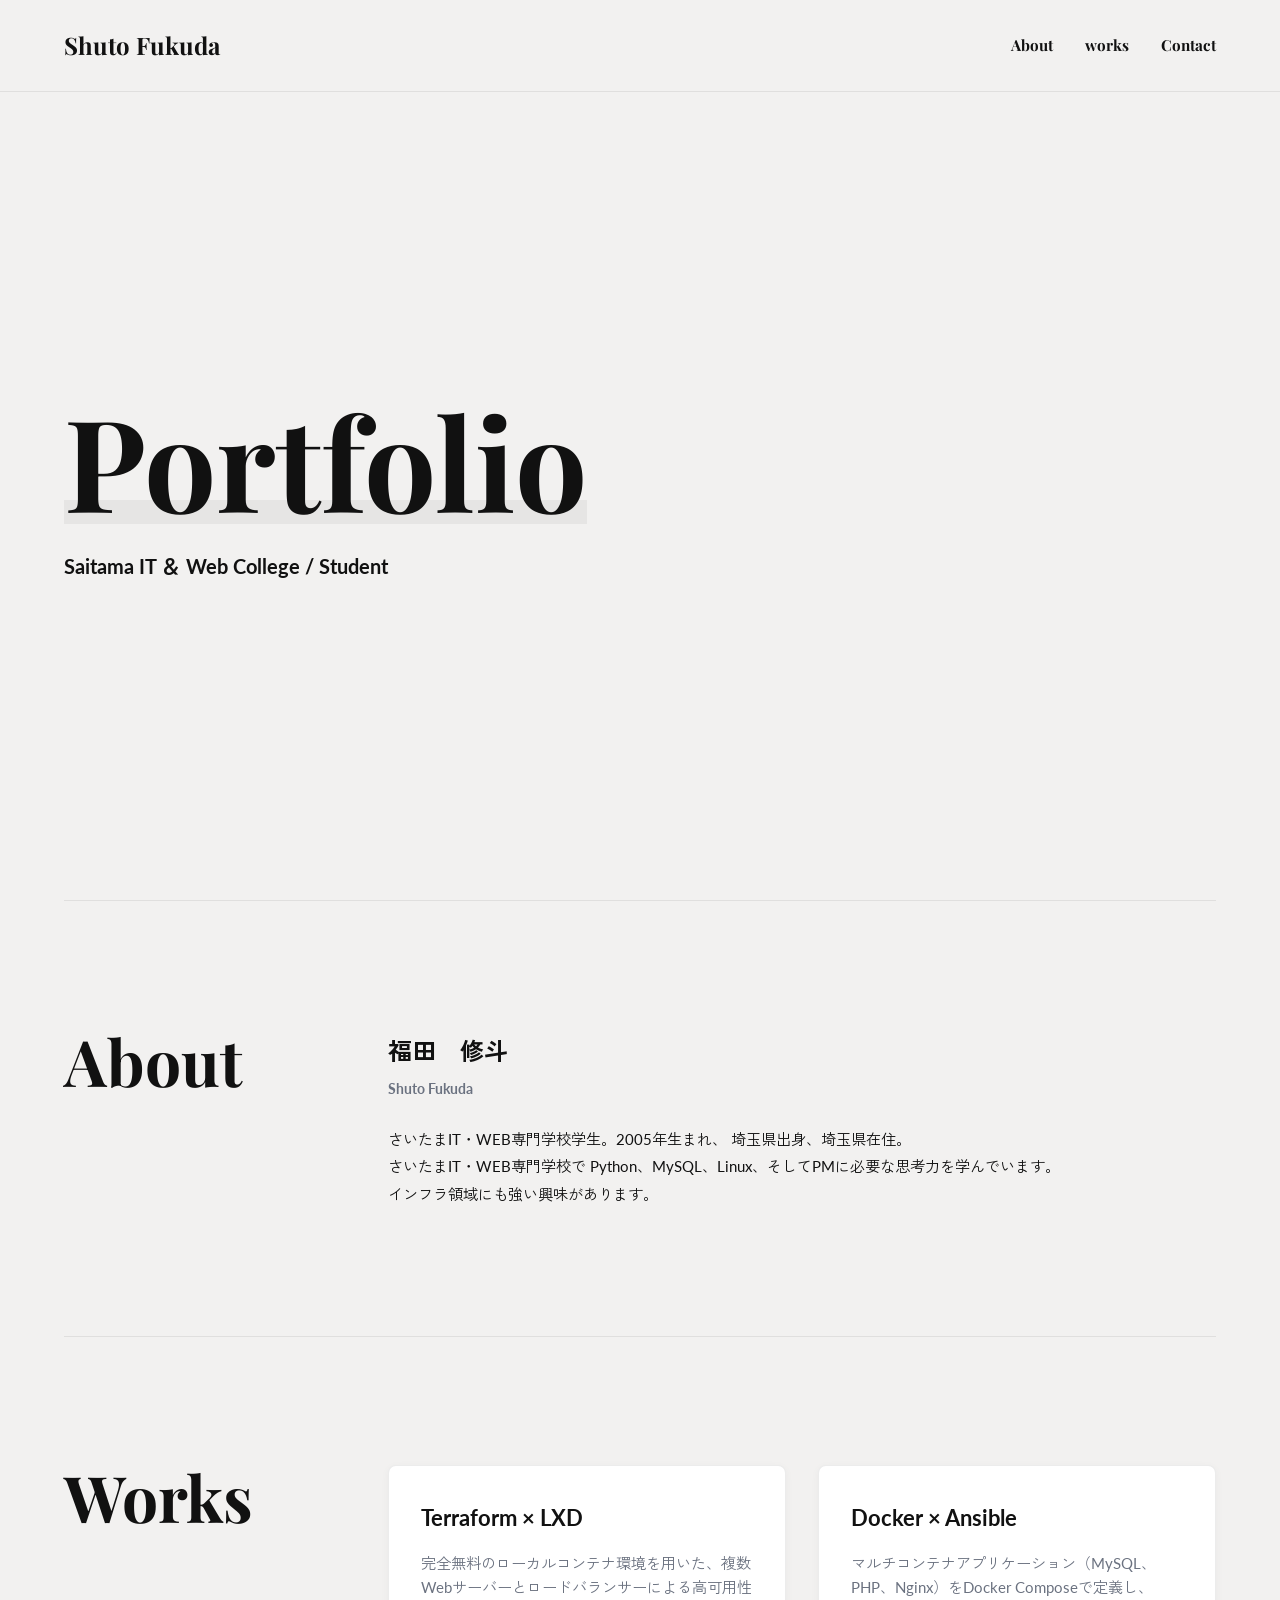
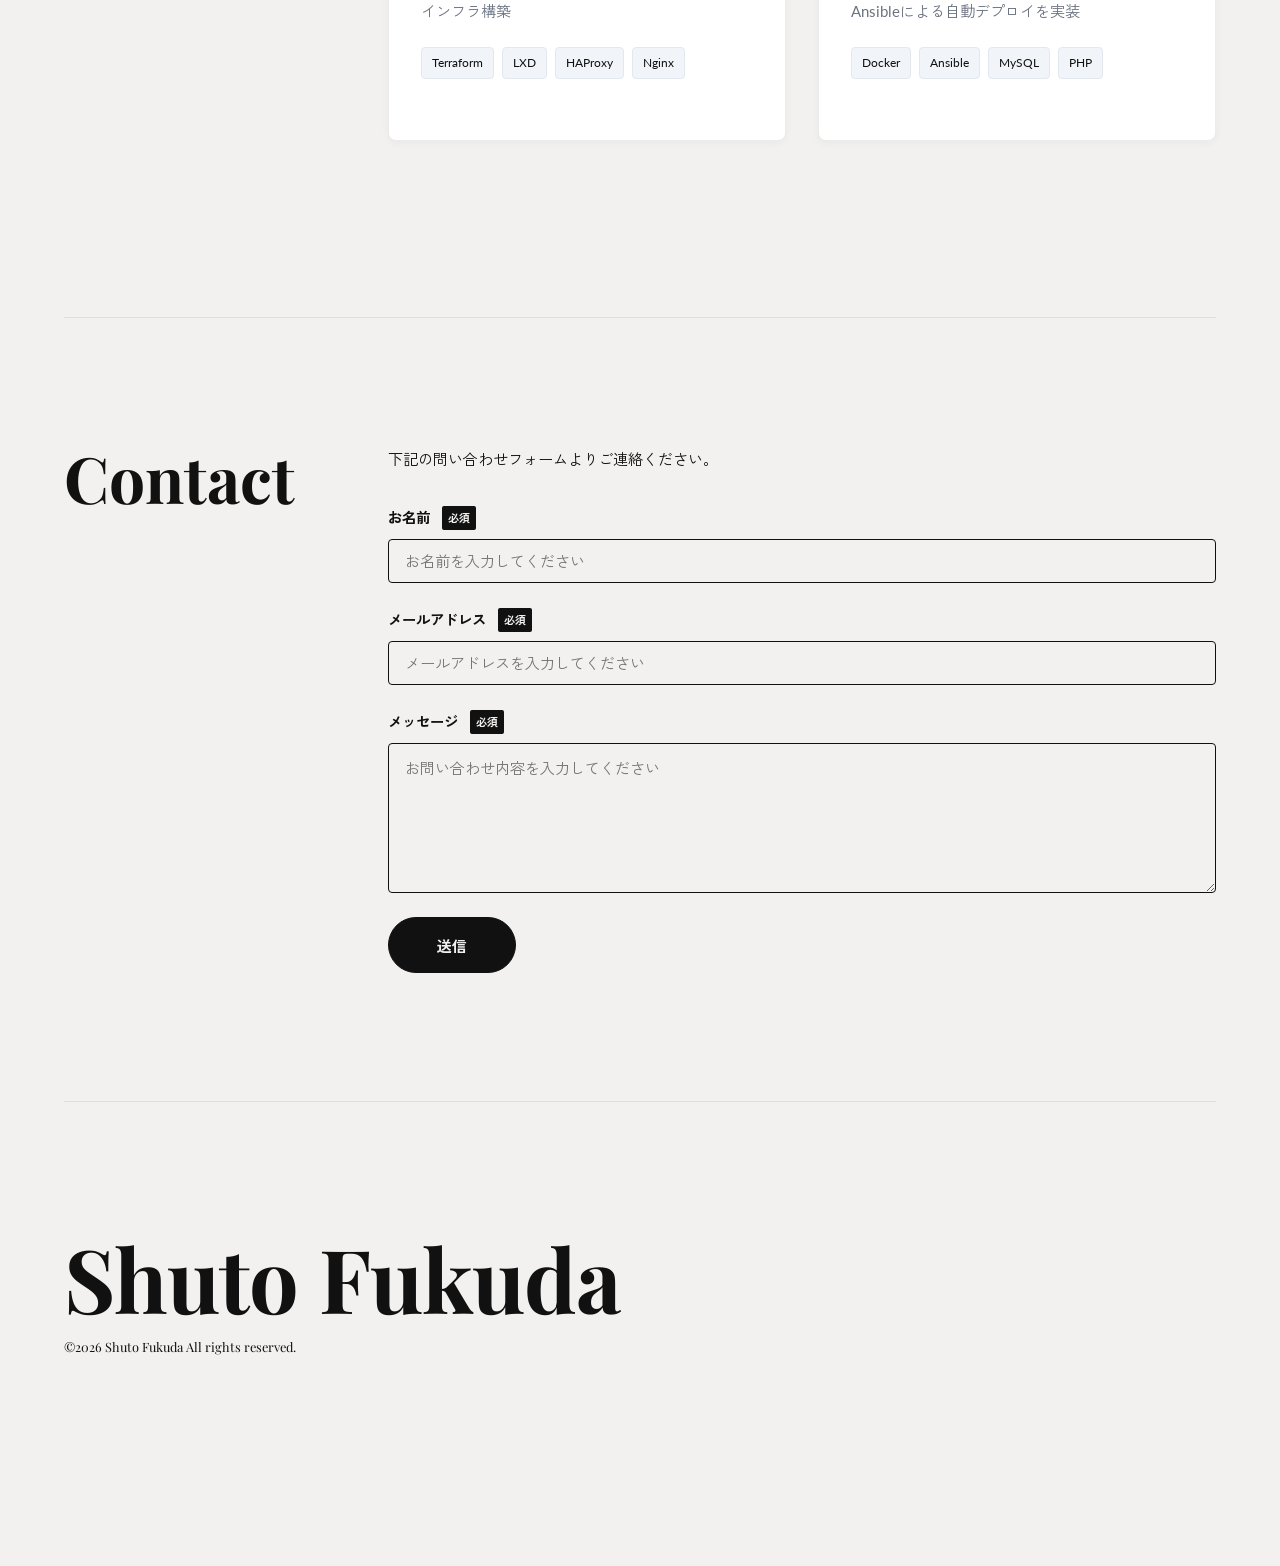
<file: Terraform/portfolio101.html>
<!DOCTYPE html>
<html lang="ja">
<head>
  <meta charset="UTF-8">
  <meta name="viewport" content="width=device-width, initial-scale=1.0">
  <title>Shuto Fukuda - Portfolio</title>
  
  <!-- Fonts -->
  <link rel="preconnect" href="https://fonts.googleapis.com">
  <link rel="preconnect" href="https://fonts.gstatic.com" crossorigin>
  <link href="https://fonts.googleapis.com/css2?family=Fira+Code:wght@400;500&family=Playfair+Display:ital,wght@0,600;0,700;1,600;1,700&family=Zen+Kaku+Gothic+New:wght@400;500;700&family=Lato:ital,wght@0,400;0,700;1,400;1,700&display=swap" rel="stylesheet">
  
  <style>
    /* Design Tokens - Styled to match tan620804.studio.site template */
    :root {
      --bg: #f2f1f0; /* Studio site background tone */
      --card-bg: #ffffff;
      --border-color: rgba(17, 17, 17, 0.08);
      --text-main: #111111; /* Studio site primary dark text */
      --text-muted: #6b7280;
      --primary: #2563eb;
      --accent: #10b981;
      --danger: #ef4444;
      
      --font-sans: 'Lato', 'Zen Kaku Gothic New', system-ui, -apple-system, sans-serif;
      --font-serif: 'Playfair Display', 'Georgia', serif;
      --font-mono: 'Fira Code', monospace;
      
      --transition: all 0.25s cubic-bezier(0.4, 0, 0.2, 1);
    }

    /* Reset & Base */
    * {
      box-sizing: border-box;
      margin: 0;
      padding: 0;
    }
    html {
      scroll-behavior: smooth;
    }
    body {
      background: var(--bg);
      color: var(--text-main);
      font-family: var(--font-sans);
      line-height: 1.8;
      min-height: 100vh;
      overflow-x: hidden;
      padding-bottom: 5rem;
    }

    /* Layout Container */
    .container {
      max-width: 1280px;
      width: 100%;
      margin: 0 auto;
      padding: 0 4rem;
      position: relative;
    }

    /* Sticky Header Navigation */
    header {
      position: fixed;
      top: 0;
      left: 0;
      width: 100%;
      background: rgba(242, 241, 240, 0.9);
      backdrop-filter: blur(8px);
      z-index: 100;
      border-bottom: 1px solid var(--border-color);
      transition: var(--transition);
    }
    .header-inner {
      max-width: 1280px;
      margin: 0 auto;
      padding: 1.5rem 4rem;
      display: flex;
      justify-content: space-between;
      align-items: center;
    }
    .logo {
      font-family: var(--font-serif);
      font-size: 1.5rem;
      font-weight: 700;
      text-decoration: none;
      color: var(--text-main);
      transition: var(--transition);
    }
    .logo:hover {
      opacity: 0.7;
      transform: translateX(4px);
    }
    nav {
      display: flex;
      gap: 2rem;
    }
    nav a {
      font-family: var(--font-serif);
      font-size: 0.95rem;
      font-weight: 700;
      text-decoration: none;
      color: var(--text-main);
      position: relative;
      padding: 0.25rem 0;
    }
    nav a::after {
      content: '';
      position: absolute;
      bottom: 0;
      left: 0;
      width: 0;
      height: 2px;
      background: var(--text-main);
      transition: var(--transition);
    }
    nav a:hover::after {
      width: 100%;
    }

    /* Hero Section */
    .hero {
      min-height: 100vh;
      display: flex;
      align-items: center;
      padding-top: 5rem;
    }
    .hero-content {
      width: 100%;
    }
    .hero-title-wrapper {
      position: relative;
      display: inline-block;
      margin-bottom: 1.5rem;
    }
    .hero-title {
      font-family: var(--font-serif);
      font-size: 8rem;
      font-weight: 700;
      color: var(--text-main);
      line-height: 1;
    }
    .hero-title-bg {
      position: absolute;
      bottom: 0;
      left: 0;
      width: 100%;
      height: 1.5rem;
      background: rgba(17, 17, 17, 0.05);
      z-index: -1;
    }
    .hero-subtitle {
      font-size: 1.25rem;
      color: var(--text-main);
      font-weight: 700;
    }

    /* Section Grid - Split Columns Like Studio Template */
    .section-grid {
      display: flex;
      gap: 4rem;
      padding: 8rem 0;
      border-top: 1px solid var(--border-color);
    }
    .section-left {
      width: 260px;
      flex-shrink: 0;
      position: sticky;
      top: 6rem;
      height: fit-content;
    }
    .section-title {
      font-family: var(--font-serif);
      font-size: 4rem;
      font-weight: 700;
      color: var(--text-main);
      line-height: 1;
    }
    .section-right {
      flex-grow: 1;
      min-width: 0;
    }

    /* About Section Content */
    .about-content {
      display: flex;
      gap: 3rem;
      align-items: flex-start;
    }
    .profile-image {
      width: 160px;
      height: 160px;
      border-radius: 50%;
      background-image: url('https://images.unsplash.com/photo-1534528741775-53994a69daeb?crop=entropy&cs=tinysrgb&fit=max&fm=jpg&ixid=M3w2MzQ2fDB8MXxzZWFyY2h8MTMxfHxmYXNoaW9ufGVufDB8fHx8MTc2MTUyMzkzOHww&ixlib=rb-4.1.0&q=80&w=1080');
      background-size: cover;
      background-position: center;
      flex-shrink: 0;
      box-shadow: 0 4px 10px rgba(0,0,0,0.05);
    }
    .about-text {
      flex-grow: 1;
    }
    .about-name-group {
      margin-bottom: 1.5rem;
    }
    .about-name {
      font-size: 1.5rem;
      font-weight: 700;
      color: var(--text-main);
    }
    .about-name-eng {
      font-size: 0.9rem;
      color: var(--text-muted);
      font-weight: 700;
      margin-top: 0.25rem;
    }
    .about-desc {
      font-size: 0.95rem;
      color: var(--text-main);
      line-height: 1.8;
    }

    /* Works Section (Terraform x LXD Implementation) */
    .works-header {
      margin-bottom: 2.5rem;
    }
    .works-project-title {
      font-size: 1.75rem;
      color: var(--text-main);
      margin-bottom: 0.5rem;
    }
    .works-project-desc {
      color: var(--text-muted-dark);
      font-size: 0.95rem;
      margin-bottom: 2rem;
    }

    /* Stats Grid */
    .stats-grid {
      display: grid;
      grid-template-columns: repeat(2, 1fr);
      gap: 1.5rem;
      margin-bottom: 2.5rem;
    }
    .stat-card {
      background: var(--card-bg);
      border: 1px solid var(--border-color);
      border-radius: 6px;
      padding: 1.5rem;
      box-shadow: 0 1px 3px rgba(0,0,0,0.02);
      transition: var(--transition);
    }
    .stat-card:hover {
      border-color: var(--primary);
    }
    .stat-card h3 {
      font-size: 0.85rem;
      color: var(--text-muted-dark);
      text-transform: uppercase;
      letter-spacing: 0.05em;
      margin-bottom: 0.5rem;
    }
    .stat-card .value {
      font-size: 1.4rem;
      font-weight: 700;
      color: var(--text-main);
    }
    .stat-card .tech-list {
      display: flex;
      flex-wrap: wrap;
      gap: 0.4rem;
      margin-top: 0.5rem;
    }
    .tech-badge {
      font-size: 0.75rem;
      padding: 2px 8px;
      background: #f1f5f9;
      border: 1px solid #e2e8f0;
      border-radius: 4px;
      color: var(--text-muted-dark);
    }

    /* Tabs Component */
    .tabs-wrapper {
      background: var(--card-bg);
      border: 1px solid var(--border-color);
      border-radius: 6px;
      padding: 0.3rem;
      margin-bottom: 2rem;
    }
    .tab-buttons {
      display: flex;
      gap: 0.2rem;
    }
    .tab-btn {
      flex: 1;
      background: transparent;
      border: none;
      color: var(--text-muted-dark);
      padding: 0.75rem 1.25rem;
      font-family: var(--font-sans);
      font-size: 0.9rem;
      font-weight: 500;
      cursor: pointer;
      border-radius: 4px;
      transition: var(--transition);
    }
    .tab-btn:hover {
      color: #000;
      background: #f8fafc;
    }
    .tab-btn.active {
      color: #fff;
      background: var(--primary);
    }

    .tab-content {
      display: none;
      animation: fadeIn 0.3s ease-out forwards;
    }
    .tab-content.active {
      display: block;
    }

    @keyframes fadeIn {
      from { opacity: 0; transform: translateY(5px); }
      to { opacity: 1; transform: translateY(0); }
    }

    /* Detail Card */
    .detail-card {
      background: var(--card-bg);
      border: 1px solid var(--border-color);
      border-radius: 6px;
      padding: 2.5rem;
      margin-bottom: 2rem;
      box-shadow: 0 1px 3px rgba(0,0,0,0.02);
    }
    .detail-card h3 {
      font-size: 1.3rem;
      margin-bottom: 1.25rem;
      border-bottom: 2px solid var(--border-color);
      padding-bottom: 0.5rem;
    }
    .detail-card p {
      color: var(--text-muted-dark);
      margin-bottom: 1.5rem;
      font-size: 0.95rem;
    }

    /* Graphical Network Diagram */
    .diagram-container {
      background: #f8fafc;
      border: 1px solid var(--border-color);
      border-radius: 6px;
      padding: 2rem;
      margin: 2rem 0;
      position: relative;
    }
    .diagram-title {
      font-size: 0.8rem;
      text-transform: uppercase;
      letter-spacing: 0.05em;
      color: var(--text-muted-dark);
      margin-bottom: 1.5rem;
      font-weight: 700;
      text-align: center;
    }
    .network-vis {
      display: flex;
      flex-direction: column;
      align-items: center;
      gap: 2.5rem;
    }
    .node {
      background: #ffffff;
      border: 1px solid var(--border-color);
      border-radius: 6px;
      padding: 0.75rem 1.5rem;
      text-align: center;
      position: relative;
      z-index: 2;
      box-shadow: 0 2px 4px rgba(0,0,0,0.04);
      transition: var(--transition);
    }
    .node:hover {
      border-color: var(--primary);
    }
    .node-client {
      border-color: #cbd5e1;
    }
    .node-lb {
      border-color: #93c5fd;
      background: #f0f7ff;
    }
    .node-web {
      border-color: #a7f3d0;
      background: #f0fdf4;
    }
    .node .title {
      font-weight: 700;
      font-size: 0.9rem;
      color: var(--text-main);
    }
    .node .desc {
      font-size: 0.75rem;
      color: var(--text-muted-dark);
      margin-top: 0.2rem;
    }
    .web-group {
      display: flex;
      gap: 1.5rem;
      width: 100%;
      justify-content: center;
      flex-wrap: nowrap;
    }
    .connector-svg {
      position: absolute;
      top: 0;
      left: 0;
      width: 100%;
      height: 100%;
      pointer-events: none;
      z-index: 1;
    }
    .connection-line {
      stroke: #cbd5e1;
      stroke-width: 1.5;
      stroke-dasharray: 4 4;
    }
    .pulse-line {
      stroke: var(--primary);
      stroke-width: 2;
      stroke-dasharray: 8 100;
      stroke-dashoffset: 108;
      animation: pulseFlow 2.5s linear infinite;
    }
    @keyframes pulseFlow {
      to {
        stroke-dashoffset: 0;
      }
    }

    /* Timelines */
    .timeline {
      position: relative;
      margin-left: 1rem;
      border-left: 2px solid var(--border-color);
      padding-left: 2rem;
    }
    .timeline-item {
      position: relative;
      margin-bottom: 3rem;
    }
    .timeline-item:last-child {
      margin-bottom: 0;
    }
    .timeline-marker {
      position: absolute;
      left: calc(-2rem - 5px);
      top: 0.25rem;
      width: 8px;
      height: 8px;
      border-radius: 50%;
      background: #cbd5e1;
      border: 2px solid var(--bg);
    }
    .timeline-item.success .timeline-marker {
      background: var(--primary);
    }
    .timeline-badge {
      display: inline-block;
      padding: 2px 6px;
      font-size: 0.7rem;
      font-weight: 700;
      border-radius: 4px;
      margin-bottom: 0.75rem;
      text-transform: uppercase;
    }
    .timeline-badge.ok {
      background: #eff6ff;
      color: var(--primary);
      border: 1px solid #bfdbfe;
    }
    .timeline-item h3 {
      font-size: 1.1rem;
      margin-bottom: 0.5rem;
    }
    .timeline-item p {
      color: var(--text-muted-dark);
      font-size: 0.9rem;
      margin-bottom: 1rem;
    }

    /* Accordion (Troubleshooting) */
    .accordion {
      border: 1px solid var(--border-color);
      border-radius: 6px;
      margin-bottom: 1rem;
      overflow: hidden;
      background: #ffffff;
      transition: var(--transition);
    }
    .accordion:hover {
      border-color: #cbd5e1;
    }
    .accordion-header {
      padding: 1rem 1.5rem;
      background: #f8fafc;
      cursor: pointer;
      display: flex;
      justify-content: space-between;
      align-items: center;
      user-select: none;
    }
    .accordion-header .error-title {
      font-weight: 600;
      display: flex;
      align-items: center;
      gap: 0.75rem;
      font-size: 0.95rem;
    }
    .accordion-header .error-badge {
      background: #fee2e2;
      color: var(--danger);
      border: 1px solid #fecaca;
      font-size: 0.7rem;
      padding: 2px 6px;
      border-radius: 4px;
      font-weight: 700;
    }
    .accordion-icon {
      font-size: 1.2rem;
      color: var(--text-muted-dark);
      transition: var(--transition);
    }
    .accordion.open .accordion-icon {
      transform: rotate(45deg);
    }
    .accordion-body {
      max-height: 0;
      overflow: hidden;
      transition: max-height 0.25s ease-out;
    }
    .accordion-content {
      padding: 1.5rem;
      border-top: 1px solid var(--border-color);
      font-size: 0.9rem;
      background: #fff;
    }
    .accordion-content p {
      margin-bottom: 1rem;
    }

    /* Code Blocks */
    .code-container {
      position: relative;
      margin: 1rem 0;
    }
    pre {
      background: #0f172a;
      border: 1px solid #1e293b;
      border-radius: 6px;
      padding: 1.25rem;
      overflow-x: auto;
    }
    code {
      font-family: var(--font-mono);
      font-size: 0.85rem;
      color: #cbd5e1;
      white-space: pre;
    }
    .copy-btn {
      position: absolute;
      top: 0.5rem;
      right: 0.5rem;
      background: rgba(255,255,255,0.1);
      border: 1px solid rgba(255,255,255,0.15);
      color: #94a3b8;
      font-family: var(--font-sans);
      font-size: 0.7rem;
      font-weight: 600;
      padding: 3px 6px;
      border-radius: 4px;
      cursor: pointer;
      transition: var(--transition);
    }
    .copy-btn:hover {
      background: rgba(255,255,255,0.2);
      color: #fff;
    }
    .inline-code {
      background: #f1f5f9;
      border: 1px solid #e2e8f0;
      padding: 2px 6px;
      border-radius: 4px;
      font-family: var(--font-mono);
      font-size: 0.8rem;
      color: #0f172a;
    }

    /* Check lists */
    ul.check-list {
      list-style: none;
    }
    ul.check-list li {
      position: relative;
      padding-left: 2rem;
      margin-bottom: 0.75rem;
      color: var(--text-muted-dark);
      font-size: 0.95rem;
    }
    ul.check-list li::before {
      content: '✓';
      position: absolute;
      left: 0.25rem;
      color: var(--accent);
      font-weight: 700;
    }
    ul.check-list li strong {
      color: var(--text-main);
    }

    /* Project Cards Grid (clickable) */
    .projects-grid {
      display: grid;
      grid-template-columns: repeat(auto-fit, minmax(320px, 1fr));
      gap: 2rem;
      margin-bottom: 3rem;
    }
    .project-card {
      background: var(--card-bg);
      border: 1px solid var(--border-color);
      border-radius: 8px;
      padding: 2rem;
      cursor: pointer;
      transition: var(--transition);
      box-shadow: 0 2px 8px rgba(0,0,0,0.04);
    }
    .project-card:hover {
      border-color: var(--primary);
      box-shadow: 0 8px 16px rgba(0,0,0,0.12);
      transform: translateY(-4px);
    }
    .project-card-title {
      font-size: 1.4rem;
      font-weight: 700;
      color: var(--text-main);
      margin-bottom: 0.75rem;
    }
    .project-card-desc {
      color: var(--text-muted);
      font-size: 0.95rem;
      line-height: 1.6;
      margin-bottom: 1.5rem;
    }
    .project-card-tech {
      display: flex;
      flex-wrap: wrap;
      gap: 0.5rem;
    }
    .project-card-tech .tech-badge {
      font-size: 0.75rem;
      padding: 4px 10px;
      background: #f1f5f9;
      border: 1px solid #e2e8f0;
      border-radius: 4px;
      color: var(--text-muted-dark);
    }
    .project-card::after {
      content: '→';
      display: inline-block;
      margin-left: 0.5rem;
      color: var(--primary);
      font-weight: 700;
      opacity: 0;
      transition: var(--transition);
    }
    .project-card:hover::after {
      opacity: 1;
    }

    /* Modal Styles */
    .modal {
      display: none;
      position: fixed;
      z-index: 1000;
      left: 0;
      top: 0;
      width: 100%;
      height: 100%;
      background-color: rgba(0, 0, 0, 0.5);
      backdrop-filter: blur(4px);
      animation: fadeInBg 0.3s ease-out forwards;
    }
    .modal.open {
      display: flex;
      align-items: center;
      justify-content: center;
    }
    @keyframes fadeInBg {
      from { opacity: 0; }
      to { opacity: 1; }
    }
    .modal-content {
      background-color: var(--bg);
      border: 1px solid var(--border-color);
      border-radius: 8px;
      max-width: 90%;
      width: 1000px;
      max-height: 90vh;
      overflow-y: auto;
      position: relative;
      animation: slideUp 0.3s ease-out forwards;
      box-shadow: 0 20px 60px rgba(0,0,0,0.3);
    }
    @keyframes slideUp {
      from {
        opacity: 0;
        transform: translateY(30px);
      }
      to {
        opacity: 1;
        transform: translateY(0);
      }
    }
    .modal-header {
      display: flex;
      justify-content: space-between;
      align-items: center;
      padding: 2rem;
      border-bottom: 1px solid var(--border-color);
      background: var(--card-bg);
      position: sticky;
      top: 0;
      z-index: 1001;
    }
    .modal-title {
      font-size: 1.8rem;
      font-weight: 700;
      color: var(--text-main);
      margin: 0;
    }
    .modal-close {
      background: transparent;
      border: none;
      font-size: 1.8rem;
      cursor: pointer;
      color: var(--text-muted);
      transition: var(--transition);
      padding: 0;
      width: 40px;
      height: 40px;
      display: flex;
      align-items: center;
      justify-content: center;
    }
    .modal-close:hover {
      color: var(--text-main);
    }
    .modal-body {
      padding: 2rem;
    }

    /* Contact Section Content */
    .contact-desc {
      font-size: 0.95rem;
      color: var(--text-muted-dark);
      margin-bottom: 2rem;
    }
    .contact-form {
      display: flex;
      flex-direction: column;
      gap: 1.5rem;
    }
    .form-group {
      display: flex;
      flex-direction: column;
      gap: 0.5rem;
    }
    .form-label-row {
      display: flex;
      align-items: center;
      gap: 0.75rem;
    }
    .form-label {
      font-size: 0.9rem;
      font-weight: 700;
      color: var(--text-main);
    }
    .form-badge {
      background: var(--text-main);
      color: var(--bg);
      font-size: 0.7rem;
      padding: 2px 6px;
      border-radius: 2px;
      font-weight: 700;
    }
    .form-input, .form-textarea {
      width: 100%;
      background: transparent;
      border: 1px solid var(--text-main);
      border-radius: 4px;
      padding: 0.75rem 1rem;
      font-family: var(--font-sans);
      font-size: 0.95rem;
      color: var(--text-main);
      outline: none;
      transition: var(--transition);
    }
    .form-input:focus, .form-textarea:focus {
      border-color: var(--primary);
      box-shadow: 0 0 0 2px rgba(37, 99, 235, 0.1);
    }
    .form-textarea {
      height: 150px;
      resize: vertical;
    }
    .form-submit {
      align-self: flex-start;
      background: var(--text-main);
      color: var(--bg);
      border: 1px solid var(--text-main);
      border-radius: 99px;
      padding: 1rem 3rem;
      font-family: var(--font-sans);
      font-size: 0.95rem;
      font-weight: 700;
      cursor: pointer;
      transition: var(--transition);
    }
    .form-submit:hover {
      background: transparent;
      color: var(--text-main);
    }

    /* Footer */
    footer {
      padding: 8rem 0;
      border-top: 1px solid var(--border-color);
      display: flex;
      flex-direction: column;
      align-items: flex-start;
      gap: 0.5rem;
    }
    .footer-logo {
      font-family: var(--font-serif);
      font-size: 5.5rem; /* Significantly enlarged to match photo */
      font-weight: 700;
      color: var(--text-main);
      line-height: 1.1;
      letter-spacing: -0.01em;
    }
    .footer-copy {
      font-family: var(--font-serif); /* Serif font to match photo style */
      font-size: 0.8rem;
      color: var(--text-main);
      font-weight: 400;
    }

    /* ========================================== */
    /* RESPONSIVE LAYOUTS (Tablet & Mobile) */
    /* ========================================== */

    /* Tablet Screen View (Between 769px and 1024px) */
    @media (max-width: 1024px) {
      .container, .header-inner {
        padding-left: 2.5rem;
        padding-right: 2.5rem;
      }
      .hero-title {
        font-size: 6rem;
      }
      .section-grid {
        flex-direction: column;
        gap: 2rem;
        padding: 5rem 0;
      }
      .section-left {
        width: 100%;
        position: static;
      }
      .section-title {
        font-size: 3.5rem;
        border-bottom: 2px solid var(--border-color);
        padding-bottom: 0.5rem;
      }
      .stats-grid {
        grid-template-columns: repeat(2, 1fr);
      }
    }

    /* Mobile Screen View (Under 768px) */
    @media (max-width: 768px) {
      .container, .header-inner {
        padding-left: 1.5rem;
        padding-right: 1.5rem;
      }
      .header-inner {
        padding-top: 1rem;
        padding-bottom: 1rem;
      }
      nav {
        gap: 1.25rem;
      }
      .hero-title {
        font-size: 4rem;
      }
      .section-title {
        font-size: 2.8rem;
      }
      .about-content {
        flex-direction: column;
        gap: 1.5rem;
        align-items: center;
        text-align: center;
      }
      .stats-grid {
        grid-template-columns: 1fr;
      }
      .tabs-wrapper {
        padding: 0.2rem;
      }
      .tab-buttons {
        flex-direction: column;
      }
      .tab-btn {
        width: 100%;
        text-align: center;
        padding: 0.6rem;
      }
      .detail-card {
        padding: 1.5rem 1rem;
      }
      .diagram-container {
        padding: 1rem 0.5rem;
      }
      .web-group {
        flex-direction: column;
        align-items: center;
        gap: 1rem;
      }
      .connector-svg {
        display: none;
      }
      .timeline {
        margin-left: 0.2rem;
        padding-left: 1.2rem;
      }
      .timeline-marker {
        left: calc(-1.2rem - 5px);
      }
      .form-submit {
        width: 100%;
      }
      footer {
        padding: 5rem 0;
        gap: 0.5rem;
      }
      .footer-logo {
        font-size: 3.2rem; /* Prevent overflow on small mobile screens */
      }
      .footer-copy {
        font-size: 0.75rem;
      }
      .modal-content {
        max-width: 95%;
        max-height: 85vh;
        border-radius: 12px;
      }
      .modal-header {
        padding: 1.5rem;
      }
      .modal-title {
        font-size: 1.4rem;
      }
      .modal-body {
        padding: 1.5rem;
      }
      .projects-grid {
        grid-template-columns: 1fr;
      }
      .project-card {
        padding: 1.5rem;
      }
      .project-card-title {
        font-size: 1.2rem;
      }
    }
  </style>
</head>
<body>

  <!-- Sticky Header Navigation -->
  <header>
    <div class="header-inner">
      <a href="#" class="logo">Shuto Fukuda</a>
      <nav>
        <a href="#about">About</a>
        <a href="#works">works</a>
        <a href="#contact">Contact</a>
      </nav>
    </div>
  </header>

  <div class="container">
    
    <!-- Hero Section -->
    <section class="hero" id="home">
      <div class="hero-content">
        <div class="hero-title-wrapper">
          <h1 class="hero-title">Portfolio</h1>
          <div class="hero-title-bg"></div>
        </div>
        <p class="hero-subtitle">Saitama IT ＆ Web College / Student</p>
      </div>
    </section>

    <!-- Green Dot Indicator from Photo -->
    <div class="green-dot-wrapper">
      <div class="green-dot"></div>
    </div>

    <!-- About Section -->
    <section class="section-grid" id="about">
      <div class="section-left">
        <h2 class="section-title">About</h2>
      </div>
      <div class="section-right">
        <div class="about-content">
          <div class="about-text">
            <div class="about-name-group">
              <h3 class="about-name">福田　修斗</h3>
              <p class="about-name-eng">Shuto Fukuda</p>
            </div>
            <p class="about-desc">
              さいたまIT・WEB専門学校学生。2005年生まれ、 埼玉県出身、埼玉県在住。<br>
              さいたまIT・WEB専門学校で Python、MySQL、Linux、そしてPMに必要な思考力を学んでいます。<br>
              インフラ領域にも強い興味があります。
            </p>
          </div>
        </div>
      </div>
    </section>

    <!-- Works Section -->
    <section class="section-grid" id="works">
      <div class="section-left">
        <h2 class="section-title">Works</h2>
      </div>
      <div class="section-right">
        
        <!-- Project Cards Grid -->
        <div class="projects-grid">
          
          <!-- Project 1 Card -->
          <div class="project-card" onclick="openModal('modal-project1')">
            <h3 class="project-card-title">Terraform × LXD</h3>
            <p class="project-card-desc">完全無料のローカルコンテナ環境を用いた、複数Webサーバーとロードバランサーによる高可用性インフラ構築</p>
            <div class="project-card-tech">
              <span class="tech-badge">Terraform</span>
              <span class="tech-badge">LXD</span>
              <span class="tech-badge">HAProxy</span>
              <span class="tech-badge">Nginx</span>
            </div>
          </div>

          <!-- Project 2 Card -->
          <div class="project-card" onclick="openModal('modal-project2')">
            <h3 class="project-card-title">Docker × Ansible</h3>
            <p class="project-card-desc">マルチコンテナアプリケーション（MySQL、PHP、Nginx）をDocker Composeで定義し、Ansibleによる自動デプロイを実装</p>
            <div class="project-card-tech">
              <span class="tech-badge">Docker</span>
              <span class="tech-badge">Ansible</span>
              <span class="tech-badge">MySQL</span>
              <span class="tech-badge">PHP</span>
            </div>
          </div>

        </div>

      </div>
    </section>

    <!-- Modal 1: Terraform × LXD Project -->
    <div id="modal-project1" class="modal">
      <div class="modal-content">
        <div class="modal-header">
          <h2 class="modal-title">Terraform × LXD Web Infrastructure</h2>
          <button class="modal-close" onclick="closeModal('modal-project1')">&times;</button>
        </div>
        <div class="modal-body">
          
          <div class="works-header">
            <p class="works-project-desc">完全無料のローカルコンテナ環境を用いた、複数Webサーバーとロードバランサーによる高可用性インフラ構築プロジェクト</p>
          </div>

          <!-- Stats Grid -->
          <div class="stats-grid">
            <div class="stat-card">
              <h3>主要技術</h3>
              <div class="value" style="color: var(--primary);">Terraform / LXD</div>
            </div>
            <div class="stat-card">
              <h3>インフラ規模</h3>
              <div class="value">3 <span style="font-size: 0.9rem; font-weight: 500; color: var(--text-muted-dark);">Web Nodes</span></div>
            </div>
            <div class="stat-card">
              <h3>分散アルゴリズム</h3>
              <div class="value" style="color: var(--accent);">Round Robin</div>
            </div>
            <div class="stat-card">
              <h3>検証済みスタック</h3>
              <div class="tech-list">
                <span class="tech-badge">LXD</span>
                <span class="tech-badge">Ubuntu</span>
                <span class="tech-badge">Nginx</span>
                <span class="tech-badge">HAProxy</span>
              </div>
            </div>
          </div>

          <!-- Tabs -->
          <div class="tabs-wrapper">
            <div class="tab-buttons">
              <button class="tab-btn active" onclick="switchTab(event, 'overview')">概要</button>
              <button class="tab-btn" onclick="switchTab(event, 'timeline')">構築手順</button>
              <button class="tab-btn" onclick="switchTab(event, 'trouble')">トラブルシューティング</button>
              <button class="tab-btn" onclick="switchTab(event, 'results')">実績と学び</button>
            </div>
          </div>

          <!-- Tab 1: Overview -->
          <div id="overview" class="tab-content active">
            <div class="detail-card">
              <h3>プロジェクト概要</h3>
              <p>
                本プロジェクトは、インフラの構築手順をコードで定義する <strong>Infrastructure as Code (IaC)</strong> をローカルPC上で高速に、かつ完全に無料の枠組みで体験・実証するために構成されました。
              </p>
              <p>
                一般的に検証コストが掛かりやすいパブリッククラウド（AWSなど）を用いることなく、Linux標準のシステムコンテナ管理システムである <strong>LXD</strong> をバックエンドに採用。Terraform経由で複数のUbuntu仮想インスタンスを秒単位で瞬時に構築・破壊できる再現性の高い実証基盤を作り上げ、さらにHAProxyによるWebトラフィックの動的ロードバランシングまでを検証しています。
              </p>

              <!-- Dynamic Visual Diagram -->
              <div class="diagram-container">
                <div class="diagram-title">システムネットワーク構成図</div>
                
                <div class="network-vis">
                  <!-- Client -->
                  <div class="node node-client" id="node-client">
                    <div class="title">Client User</div>
                    <div class="desc">HTTP: localhost:8080</div>
                  </div>

                  <!-- Load Balancer -->
                  <div class="node node-lb" id="node-lb">
                    <div class="title">HAProxy (Load Balancer)</div>
                    <div class="desc">Port 8080 ➔ Round Robin</div>
                  </div>

                  <!-- Web Nodes Group -->
                  <div class="web-group">
                    <div class="node node-web" id="node-web1">
                      <div class="title">web-1</div>
                      <div class="desc">Ubuntu 22.04 | Nginx</div>
                      <div class="desc" style="color: var(--primary);">Port 8081 (Proxy)</div>
                    </div>
                    <div class="node node-web" id="node-web2">
                      <div class="title">web-2</div>
                      <div class="desc">Ubuntu 22.04 | Nginx</div>
                      <div class="desc" style="color: var(--primary);">Port 8082 (Proxy)</div>
                    </div>
                    <div class="node node-web" id="node-web3">
                      <div class="title">web-3</div>
                      <div class="desc">Ubuntu 22.04 | Nginx</div>
                      <div class="desc" style="color: var(--primary);">Port 8083 (Proxy)</div>
                    </div>
                  </div>
                </div>

                <!-- SVG connectors with flow effect -->
                <svg class="connector-svg" id="connector-svg">
                  <path id="path-client-lb" class="connection-line" />
                  <path id="path-client-lb-pulse" class="pulse-line" />

                  <path id="path-lb-web1" class="connection-line" />
                  <path id="path-lb-web1-pulse" class="pulse-line" />

                  <path id="path-lb-web2" class="connection-line" />
                  <path id="path-lb-web2-pulse" class="pulse-line" />

                  <path id="path-lb-web3" class="connection-line" />
                  <path id="path-lb-web3-pulse" class="pulse-line" />
                </svg>
              </div>
            </div>

            <div class="detail-card">
              <h3>工夫と実装ポイント</h3>
              <ul class="check-list">
                <li><strong>完全無料でのクラウド検証環境実現</strong>：AWSなどの商用クラウドを使わず、LXDコンテナのみで複数VM構成を構築。秒単位の高速起動により、試行錯誤が容易</li>
                <li><strong>Terraform による宣言的インフラ定義</strong>：count メタ引数を使い、3台のWebサーバーをパラメータ1つで制御。スケール変更がコード1行で実現可能</li>
                <li><strong>ラウンドロビン分散の実装検証</strong>：HAProxyの設定により、クライアントリクエストが自動的に3台へと均等に分散される動作を実証</li>
                <li><strong>エラードリフト管理とState管理の習得</strong>：Terraform State の重要性を実体験。リソースの競合解決とロールバック技術を確立</li>
              </ul>
            </div>

            <div class="detail-card">
              <h3>主要な構成ファイル</h3>
              <p>インフラの「宣言的な定義」と「ロードバランサー」の設計構成コードです。</p>
              
              <h4 style="font-size: 0.95rem; margin-bottom: 0.5rem; font-family: var(--font-mono);">vm.tf (Terraform)</h4>
              <div class="code-container">
                <button class="copy-btn" onclick="copyCode(this)">Copy</button>
                <pre><code>terraform {
  required_providers {
    lxd = {
      source  = "terraform-lxd/lxd"
      version = "1.7.0"
    }
  }
}

provider "lxd" {}

resource "lxd_container" "web" {
  count = 3

  name  = "web-${count.index + 1}"
  image = "ubuntu:22.04"
}</code></pre>
              </div>

              <h4 style="font-size: 0.95rem; margin-top: 2rem; margin-bottom: 0.5rem; font-family: var(--font-mono);">haproxy.cfg (HAProxy configuration)</h4>
              <div class="code-container">
                <button class="copy-btn" onclick="copyCode(this)">Copy</button>
                <pre><code>frontend http_front
    bind *:8080
    mode http
    default_backend http_back

backend http_back
    mode http
    balance roundrobin
    server web1 127.0.0.1:8081 check
    server web2 127.0.0.1:8082 check
    server web3 127.0.0.1:8083 check</code></pre>
              </div>
            </div>
          </div>

          <!-- Tab 2: Timeline Steps -->
          <div id="timeline" class="tab-content">
            <div class="detail-card">
              <h3>インフラ構築ステップ</h3>
              <p>初期の基盤導入から、複数コンテナの自動作成、ロードバランサー連携までの構築手順です。</p>
              
              <div class="timeline">
                <!-- Step 1 -->
                <div class="timeline-item success">
                  <div class="timeline-marker"></div>
                  <span class="timeline-badge ok">Success</span>
                  <h3>1. LXD インフラ環境のインストールと初期化</h3>
                  <p>
                    ホストマシンにLXDシステムを導入。コンテナ仮想化により、通常の重たい仮想マシンの起動を数秒の軽量コンテナ起動に代替し、完全無料・超高速な検証体制を構築。
                  </p>
                  <div class="code-container">
                    <button class="copy-btn" onclick="copyCode(this)">Copy</button>
                    <pre><code>sudo apt update
sudo apt install -y lxd
sudo lxd init</code></pre>
                  </div>
                </div>

                <!-- Step 2 -->
                <div class="timeline-item success">
                  <div class="timeline-marker"></div>
                  <span class="timeline-badge ok">Success</span>
                  <h3>2. Terraformによる複数コンテナ構成の適用</h3>
                  <p>
                    インフラ構成定義ファイル <span class="inline-code">vm.tf</span> を作成。複数インスタンス構成を <span class="inline-code">count = 3</span> パラメータで宣言的にコード定義し、一括で構築。
                  </p>
                  <div class="code-container">
                    <button class="copy-btn" onclick="copyCode(this)">Copy</button>
                    <pre><code>terraform init
terraform apply</code></pre>
                  </div>
                </div>

                <!-- Step 3 -->
                <div class="timeline-item success">
                  <div class="timeline-marker"></div>
                  <span class="timeline-badge ok">Success</span>
                  <h3>3. nginx のインストール（コンテナ内部）</h3>
                  <p>
                    構築したコンテナにログインし、Webサーバー（Nginx）を個別にインストールします。
                  </p>
                  <div class="code-container">
                    <button class="copy-btn" onclick="copyCode(this)">Copy</button>
                    <pre><code># 例：web-1 コンテナに入ってインストールする
lxc exec web-1 -- bash

# コンテナ内部で実行
sudo apt update
sudo apt install -y nginx</code></pre>
                  </div>
                </div>

                <!-- Step 4 -->
                <div class="timeline-item success">
                  <div class="timeline-marker"></div>
                  <span class="timeline-badge ok">Success</span>
                  <h3>4. Web コンテンツの変更による動作確認</h3>
                  <p>
                    各コンテナで異なるメッセージを返すようにインデックスHTMLを書き換え、どのサーバーにアクセスしているか判別できるようにします。
                  </p>
                  <div class="code-container">
                    <button class="copy-btn" onclick="copyCode(this)">Copy</button>
                    <pre><code># web-1 コンテナ内
echo "This is web-1" | sudo tee /var/www/html/index.html

# web-2 コンテナ内
echo "This is web-2" | sudo tee /var/www/html/index.html

# web-3 コンテナ内
echo "This is web-3" | sudo tee /var/www/html/index.html</code></pre>
                  </div>
                </div>

                <!-- Step 5 -->
                <div class="timeline-item success">
                  <div class="timeline-marker"></div>
                  <span class="timeline-badge ok">Success</span>
                  <h3>5. ホストから各コンテナへのポートフォワード設定</h3>
                  <p>
                    LXDの仮想ネットワーク上のコンテナとホスト側ネットワークを接続するため、プロキシポートマッピングを追加。
                  </p>
                  <div class="code-container">
                    <button class="copy-btn" onclick="copyCode(this)">Copy</button>
                    <pre><code>lxc config device add web-1 http proxy listen=tcp:0.0.0.0:8081 connect=tcp:127.0.0.1:80
lxc config device add web-2 http proxy listen=tcp:0.0.0.0:8082 connect=tcp:127.0.0.1:80
lxc config device add web-3 http proxy listen=tcp:0.0.0.0:8083 connect=tcp:127.0.0.1:80</code></pre>
                  </div>
                </div>

                <!-- Step 6 -->
                <div class="timeline-item success">
                  <div class="timeline-marker"></div>
                  <span class="timeline-badge ok">Success</span>
                  <h3>6. HAProxyロードバランサーの統合・検証</h3>
                  <p>
                    ホスト側にHAProxyを起動し、ラウンドロビンで負荷を分散するよう設定。<span class="inline-code">curl</span> を使って交互に各コンテナへとアクセスが振り分けられることを確認。
                  </p>
                  <div class="code-container">
                    <button class="copy-btn" onclick="copyCode(this)">Copy</button>
                    <pre><code>curl http://localhost:8080
# ➔ Output 1: This is web-1
# ➔ Output 2: This is web-2
# ➔ Output 3: This is web-3</code></pre>
                  </div>
                </div>
              </div>
            </div>
          </div>

          <!-- Tab 3: Troubleshooting -->
          <div id="trouble" class="tab-content">
            <div class="detail-card">
              <h3>直面した問題と解決（トラブルシューティング）</h3>
              <p>構築の過程で発生した様々なエラーに対し、ログの解析や権限・状態管理（State）の修復を行った問題解決の記録です。クリックすると詳細が開きます。</p>

              <!-- Issue 1 -->
              <div class="accordion">
                <div class="accordion-header" onclick="toggleAccordion(this)">
                  <div class="error-title">
                    <span class="error-badge">VirtualBox</span>
                    <span>1. VirtualBoxプロバイダーの取得失敗 (未登録)</span>
                  </div>
                  <span class="accordion-icon">+</span>
                </div>
                <div class="accordion-body">
                  <div class="accordion-content">
                    <p><strong>【事象】</strong><br>
                      当初、仮想マシンの制御にVirtualBoxを使用しようと試み、Terraform設定に書き加えたが、<span class="inline-code">terraform init</span>時にプロバイダーが見つからないエラーとなった。
                    </p>
                    <p><strong>【原因】</strong><br>
                      VirtualBox用のTerraformプロバイダー（<span class="inline-code">hashicorp/virtualbox</span>）は公式レジストリに存在しないため。
                    </p>
                    <p><strong>【解決策】</strong><br>
                      インフラの検証を円滑に進めるため、VirtualBoxでの実行を中止し、**LXDによるシステムコンテナベースの検証へ方針変更**。LXDはTerraformの公式・コミュニティプロバイダーが安定して提供されており、動作も非常に高速であるため、よりモダンで再現性の高い構成へと昇華できた。
                    </p>
                  </div>
                </div>
              </div>

              <!-- Issue 2 -->
              <div class="accordion">
                <div class="accordion-header" onclick="toggleAccordion(this)">
                  <div class="error-title">
                    <span class="error-badge">LXD UNIX Socket</span>
                    <span>2. LXDソケットへの通信権限エラー (Permission Denied)</span>
                  </div>
                  <span class="accordion-icon">+</span>
                </div>
                <div class="accordion-body">
                  <div class="accordion-content">
                    <p><strong>【事象】</strong><br>
                      <span class="inline-code">terraform apply</span> 時に、LXDデーモンと通信するUNIXソケットに対し、接続拒否エラーが発生。<br>
                      <code style="color: var(--danger); font-size: 0.85rem; font-family: var(--font-mono);">dial unix /var/snap/lxd/common/lxd/unix.socket: connect: permission denied</code>
                    </p>
                    <p><strong>【原因】</strong><br>
                      Terraformを実行している一般ユーザー（<span class="inline-code">siwuser</span>）が、LXDの操作に必要な <span class="inline-code">lxd</span> ユーザーグループに所属していなかったため。
                    </p>
                    <p><strong>【解決策】</strong><br>
                      ユーザーをLXDグループに追加するコマンドを実行し、ホスト環境を再起動させてグループ設定を適用。<br>
                      <pre><code style="color: var(--primary);">sudo usermod -aG lxd siwuser
sudo reboot</code></pre>
                    </p>
                  </div>
                </div>
              </div>

              <!-- Issue 3 -->
              <div class="accordion">
                <div class="accordion-header" onclick="toggleAccordion(this)">
                  <div class="error-title">
                    <span class="error-badge">Terraform State</span>
                    <span>3. コンテナの重複作成・適用競合</span>
                  </div>
                  <span class="accordion-icon">+</span>
                </div>
                <div class="accordion-body">
                  <div class="accordion-content">
                    <p><strong>【事象】</strong><br>
                      構成適用中に、対象コンテナが既に存在しているとアラートが出現し、実行が停止。<br>
                      <code style="color: var(--danger); font-size: 0.85rem; font-family: var(--font-mono);">This "instances" entry already exists</code>
                    </p>
                    <p><strong>【原因】</strong><br>
                      Terraformを介さずLXD側で直接コンテナを操作した、または前回の不完全な破壊処理などにより、LXDに実機が残っているにも関わらずTerraformの状態管理ファイル（State）には反映されていない「状態の乖離（ドリフト）」が起きていた。
                    </p>
                    <p><strong>【解決策】</strong><br>
                      実機側に残っている競合コンテナを強制削除した上で、TerraformのStateから対象のリソース状態を完全にクリアすることで、次回適用時の競合を解消。<br>
                      <pre><code style="color: var(--primary);">lxc delete terraform-test --force
terraform state rm lxd_container.test</code></pre>
                    </p>
                  </div>
                </div>
              </div>

              <!-- Issue 4 -->
              <div class="accordion">
                <div class="accordion-header" onclick="toggleAccordion(this)">
                  <div class="error-title">
                    <span class="error-badge">LXD Storage</span>
                    <span>4. ストレージプールの作成競合</span>
                  </div>
                  <span class="accordion-icon">+</span>
                </div>
                <div class="accordion-body">
                  <div class="accordion-content">
                    <p><strong>【事象】</strong><br>
                      <span class="inline-code">lxd init</span> 実行時、ストレージプールが重複しているという警告が発生。<br>
                      <code style="color: var(--danger); font-size: 0.85rem; font-family: var(--font-mono);">The requested storage pool "default" already exists. Please choose another name.</code>
                    </p>
                    <p><strong>【原因】</strong><br>
                      過去に初期化したLXD環境の残骸により、デフォルトのストレージプール名である <span class="inline-code">default</span> がシステム内で利用中だった。
                    </p>
                    <p><strong>【解決策】</strong><br>
                      初期化プロンプトに従い、未使用の新しいプール名（例: <span class="inline-code">default2</span>）を入力して設定をバイパスし、無事に初期化を完了させた。
                    </p>
                  </div>
                </div>
              </div>

            </div>
          </div>

          <!-- Tab 4: Results & Learnings -->
          <div id="results" class="tab-content">
            <div class="detail-card">
              <h3>得られた実績と学び</h3>
              
              <div style="margin-bottom: 2rem;">
                <h4 style="color: var(--text-main); margin-bottom: 0.5rem;">1. 手作業インフラ構築から、再現性の高いIaCへ</h4>
                <p>
                  物理環境の構築・設定のすべてを手動で行っていた手法を脱却し、インフラを「コード（HCL）」で定義することで、誰が実行しても同じ環境を秒単位で再現できる強みを体験しました。これにより、開発環境のスクラップ＆ビルドが容易になりました。
                </p>
              </div>

              <div style="margin-bottom: 2rem;">
                <h4 style="color: var(--text-main); margin-bottom: 0.5rem;">2. スケールアウトの概念理解</h4>
                <p>
                  Terraformのメタ引数である <span class="inline-code">count</span> を変更するだけで、1台のWebサーバーから3台、あるいはそれ以上へと瞬時にスケールアウトできる設計方法を学びました。これはAWS等のAuto Scalingや冗長化の根本原理を掴むのに大きく貢献しました。
                </p>
              </div>

              <div style="margin-bottom: 2rem;">
                <h4 style="color: var(--text-main); margin-bottom: 0.5rem;">3. ネットワークトラフィック制御とポート設計</h4>
                <p>
                  LXDのプロキシ設定を通じ、仮想内部ネットワークと外部ホストの通信経路を設計しました。また、ロードバランサー（HAProxy）によるレイヤー4/7の中継処理と、クライアントからのリクエストが均等に分散されていくラウンドロビンの動向を検証レベルで実証しました。
                </p>
              </div>

              <div>
                <h4 style="color: var(--text-main); margin-bottom: 0.5rem;">4. プロジェクト達成による技術スキル成長</h4>
                <ul class="check-list">
                  <li><strong>インフラコード化能力</strong>: Terraformを用いた宣言的コード開発スキルの獲得</li>
                  <li><strong>コンテナ仮想化スキル</strong>: LXD/LXCの制御、ネットワークおよびボリューム設計の知識</li>
                  <li><strong>ロードバランシング設計</strong>: HAProxyを用いたリバースプロキシおよび負荷分散構成能力</li>
                  <li><strong>トラブル解決能力</strong>: エラーログ（権限、重複、プール名）からの正確な原因特定と解決スキルの習得</li>
                </ul>
              </div>
            </div>
          </div>

        </div>
      </div>
    </div>

    <!-- Modal 2: Docker Compose × Ansible Project -->
    <div id="modal-project2" class="modal">
      <div class="modal-content">
        <div class="modal-header">
          <h2 class="modal-title">Docker Compose × Ansible サーバー構成自動化</h2>
          <button class="modal-close" onclick="closeModal('modal-project2')">&times;</button>
        </div>
        <div class="modal-body">
          
          <div class="works-header">
            <p class="works-project-desc">マルチコンテナアプリケーション（MySQL、PHP、Nginx）をDocker Composeで定義し、Ansibleによる自動デプロイと設定管理を実装したプロジェクト</p>
          </div>

          <!-- Stats Grid -->
          <div class="stats-grid">
            <div class="stat-card">
              <h3>主要技術</h3>
              <div class="value" style="color: var(--primary);">Docker / Ansible</div>
            </div>
            <div class="stat-card">
              <h3>構成ノード数</h3>
              <div class="value">5 <span style="font-size: 0.9rem; font-weight: 500; color: var(--text-muted-dark);">Services</span></div>
            </div>
            <div class="stat-card">
              <h3>構成管理</h3>
              <div class="value" style="color: var(--accent);">IaC</div>
            </div>
            <div class="stat-card">
              <h3>検証済みスタック</h3>
              <div class="tech-list">
                <span class="tech-badge">Docker</span>
                <span class="tech-badge">Ansible</span>
                <span class="tech-badge">Nginx</span>
                <span class="tech-badge">MySQL</span>
                <span class="tech-badge">PHP</span>
              </div>
            </div>
          </div>

          <!-- Tabs -->
          <div class="tabs-wrapper">
            <div class="tab-buttons">
              <button class="tab-btn active" onclick="switchTab(event, 'overview2')">概要</button>
              <button class="tab-btn" onclick="switchTab(event, 'timeline2')">構築手順</button>
              <button class="tab-btn" onclick="switchTab(event, 'trouble2')">トラブルシューティング</button>
              <button class="tab-btn" onclick="switchTab(event, 'results2')">実績と学び</button>
            </div>
          </div>

          <!-- Tab 1: Overview -->
          <div id="overview2" class="tab-content active">
            <div class="detail-card">
              <h3>プロジェクト概要</h3>
              <p>
                本プロジェクトは、実運用環境でよく用いられる <strong>Docker Compose</strong> と <strong>Ansible</strong> を組み合わせ、マルチコンテナアプリケーションの統一的な構築・管理・運用方法を実証することを目標としています。
              </p>
              <p>
                開発環境でのコンテナ化から、本番環境への自動デプロイまでのエンドツーエンドの構成管理フローを実装。Ansibleのプレイブックを活用して、複数のホスト間での一括設定適用、パッケージ更新、ヘルスチェックなどの運用タスク自動化を検証しました。
              </p>

              <!-- Dynamic Visual Diagram -->
              <div class="diagram-container">
                <div class="diagram-title">マルチコンテナアーキテクチャ構成図</div>
                
                <div class="network-vis">
                  <!-- Client -->
                  <div class="node node-client" id="node-client2">
                    <div class="title">Client Browser</div>
                    <div class="desc">HTTP: localhost:80</div>
                  </div>

                  <!-- Nginx Reverse Proxy -->
                  <div class="node node-lb" id="node-nginx2">
                    <div class="title">Nginx (Reverse Proxy)</div>
                    <div class="desc">Port 80 ➔ Load Balancing</div>
                  </div>

                  <!-- Backend Services Group -->
                  <div class="web-group">
                    <div class="node node-web" id="node-php2">
                      <div class="title">PHP-FPM</div>
                      <div class="desc">Container | Port 9000</div>
                      <div class="desc" style="color: var(--primary);">Application Server</div>
                    </div>
                    <div class="node node-web" id="node-mysql2">
                      <div class="title">MySQL</div>
                      <div class="desc">Container | Port 3306</div>
                      <div class="desc" style="color: var(--primary);">Database</div>
                    </div>
                    <div class="node node-web" id="node-redis2">
                      <div class="title">Redis</div>
                      <div class="desc">Container | Port 6379</div>
                      <div class="desc" style="color: var(--primary);">Cache Layer</div>
                    </div>
                  </div>
                </div>

                <!-- SVG connectors -->
                <svg class="connector-svg" id="connector-svg2">
                  <path id="path-client-nginx2" class="connection-line" />
                  <path id="path-client-nginx2-pulse" class="pulse-line" />

                  <path id="path-nginx-php2" class="connection-line" />
                  <path id="path-nginx-php2-pulse" class="pulse-line" />

                  <path id="path-nginx-mysql2" class="connection-line" />
                  <path id="path-nginx-mysql2-pulse" class="pulse-line" />

                  <path id="path-nginx-redis2" class="connection-line" />
                  <path id="path-nginx-redis2-pulse" class="pulse-line" />
                </svg>
              </div>
            </div>

            <div class="detail-card">
              <h3>工夫と実装ポイント</h3>
              <ul class="check-list">
                <li><strong>開発環境と本番環境の統一化</strong>：Docker Compose で定義した環境が開発・テスト・本番で完全に同一。環境差による問題を根絶</li>
                <li><strong>マルチレイヤアーキテクチャの分離</strong>：Nginx（リバースプロキシ）、PHP-FPM（アプリケーション）、MySQL（データベース）、Redis（キャッシュ）を独立したコンテナに分離し、スケーラビリティを実現</li>
                <li><strong>Ansible による構成管理の自動化</strong>：複数ホストへの統一的な設定適用を自動化。手作業でのセットアップを完全排除し、デプロイ時間を大幅削減</li>
                <li><strong>サービス間依存関係の管理</strong>：wait-for-it スクリプトを用いて、MySQL 起動完了をPHPが待機する仕組みを実装。起動順序の問題を根本解決</li>
              </ul>
            </div>

            <div class="detail-card">
              <h3>主要な構成ファイル</h3>
              <p>Docker Compose による宣言的なコンテナ定義と、Ansible による構成管理のメイン設定です。</p>
              
              <h4 style="font-size: 0.95rem; margin-bottom: 0.5rem; font-family: var(--font-mono);">docker-compose.yml</h4>
              <div class="code-container">
                <button class="copy-btn" onclick="copyCode(this)">Copy</button>
                <pre><code>version: '3.8'

services:
  nginx:
    image: nginx:alpine
    ports:
      - "80:80"
    volumes:
      - ./nginx.conf:/etc/nginx/nginx.conf:ro
      - ./app:/var/www/html:ro
    depends_on:
      - php-fpm
    networks:
      - app-network

  php-fpm:
    build:
      context: ./php
      dockerfile: Dockerfile
    volumes:
      - ./app:/var/www/html
    environment:
      - DB_HOST=mysql
      - CACHE_HOST=redis
    depends_on:
      - mysql
      - redis
    networks:
      - app-network

  mysql:
    image: mysql:8.0
    environment:
      MYSQL_ROOT_PASSWORD: rootpass
      MYSQL_DATABASE: appdb
    volumes:
      - mysql_data:/var/lib/mysql
    networks:
      - app-network

  redis:
    image: redis:7-alpine
    networks:
      - app-network

volumes:
  mysql_data:

networks:
  app-network:
    driver: bridge</code></pre>
              </div>

              <h4 style="font-size: 0.95rem; margin-top: 2rem; margin-bottom: 0.5rem; font-family: var(--font-mono);">site.yml (Ansible Playbook)</h4>
              <div class="code-container">
                <button class="copy-btn" onclick="copyCode(this)">Copy</button>
                <pre><code>---
- name: Deploy application stack
  hosts: webservers
  become: yes

  tasks:
    - name: Install Docker and Docker Compose
      apt:
        name: "{{ item }}"
        state: present
      loop:
        - docker.io
        - docker-compose

    - name: Copy docker-compose.yml
      copy:
        src: docker-compose.yml
        dest: /opt/app/docker-compose.yml
        owner: root
        mode: '0644'

    - name: Start services
      shell: docker-compose -f /opt/app/docker-compose.yml up -d

    - name: Wait for MySQL
      wait_for:
        port: 3306
        delay: 5

    - name: Check application health
      uri:
        url: http://localhost:80/health
        status_code: 200
      retries: 3
      delay: 2</code></pre>
              </div>
            </div>
          </div>

          <!-- Tab 2: Timeline Steps -->
          <div id="timeline2" class="tab-content">
            <div class="detail-card">
              <h3>構築・デプロイメント手順</h3>
              <p>ローカル環境での開発から、リモートホストへの自動デプロイまでのステップです。</p>
              
              <div class="timeline">
                <!-- Step 1 -->
                <div class="timeline-item success">
                  <div class="timeline-marker"></div>
                  <span class="timeline-badge ok">Success</span>
                  <h3>1. Docker環境のセットアップと検証</h3>
                  <p>
                    開発マシンに Docker および Docker Compose をインストール。バージョン確認を行い、Dockerデーモンが正常に起動していることを検証します。
                  </p>
                  <div class="code-container">
                    <button class="copy-btn" onclick="copyCode(this)">Copy</button>
                    <pre><code>curl -sSL https://get.docker.com | sh
sudo usermod -aG docker $USER
docker version
docker-compose version</code></pre>
                  </div>
                </div>

                <!-- Step 2 -->
                <div class="timeline-item success">
                  <div class="timeline-marker"></div>
                  <span class="timeline-badge ok">Success</span>
                  <h3>2. アプリケーション構成ファイルの準備</h3>
                  <p>
                    PHP アプリケーション、Nginx 設定、初期化スクリプトなどを整理したファイルツリーを構築。Dockerコンテナ内でのマウント構造を考慮した構成を作成。
                  </p>
                  <div class="code-container">
                    <button class="copy-btn" onclick="copyCode(this)">Copy</button>
                    <pre><code>project/
├── docker-compose.yml
├── nginx.conf
├── app/
│   ├── index.php
│   └── health.php
├── php/
│   ├── Dockerfile
│   └── php.ini
└── mysql/
    └── init.sql</code></pre>
                  </div>
                </div>

                <!-- Step 3 -->
                <div class="timeline-item success">
                  <div class="timeline-marker"></div>
                  <span class="timeline-badge ok">Success</span>
                  <h3>3. ローカル環境でのコンテナ起動・テスト</h3>
                  <p>
                    <span class="inline-code">docker-compose up</span> でマルチコンテナスタックを一括起動。各サービスのヘルスチェック、ネットワーク疎通確認、データベース接続などを実施。
                  </p>
                  <div class="code-container">
                    <button class="copy-btn" onclick="copyCode(this)">Copy</button>
                    <pre><code>docker-compose up -d
docker-compose ps
docker-compose logs -f nginx
curl http://localhost:80</code></pre>
                  </div>
                </div>

                <!-- Step 4 -->
                <div class="timeline-item success">
                  <div class="timeline-marker"></div>
                  <span class="timeline-badge ok">Success</span>
                  <h3>4. Ansible インベントリ・プレイブック作成</h3>
                  <p>
                    デプロイ対象のホスト情報をインベントリファイルに記載。docker-compose.ymlの配置、Docker サービスの起動、ヘルスチェック等を記述したプレイブックを作成。
                  </p>
                  <div class="code-container">
                    <button class="copy-btn" onclick="copyCode(this)">Copy</button>
                    <pre><code># inventory.ini
[webservers]
deploy-host-1 ansible_host=192.168.1.100
deploy-host-2 ansible_host=192.168.1.101

# Execute playbook
ansible-playbook -i inventory.ini site.yml</code></pre>
                  </div>
                </div>

                <!-- Step 5 -->
                <div class="timeline-item success">
                  <div class="timeline-marker"></div>
                  <span class="timeline-badge ok">Success</span>
                  <h3>5. リモートホストへの自動デプロイ実行</h3>
                  <p>
                    Ansible の <span class="inline-code">ansible-playbook</span> コマンドでプレイブックを実行。リモートホストに対して一括でファイルコピー、パッケージインストール、サービス起動を自動実施。
                  </p>
                  <div class="code-container">
                    <button class="copy-btn" onclick="copyCode(this)">Copy</button>
                    <pre><code>ansible-playbook -i inventory.ini site.yml -v
# -v フラグで詳細な実行ログを表示
# 複数ホストに対して統一的な構成適用が可能</code></pre>
                  </div>
                </div>

                <!-- Step 6 -->
                <div class="timeline-item success">
                  <div class="timeline-marker"></div>
                  <span class="timeline-badge ok">Success</span>
                  <h3>6. デプロイ後の検証と運用</h3>
                  <p>
                    各ホストのサービス状態を確認。アプリケーションヘルスエンドポイント、データベース接続状態、ログ出力を検査し、本番環境での稼働を確認。
                  </p>
                  <div class="code-container">
                    <button class="copy-btn" onclick="copyCode(this)">Copy</button>
                    <pre><code>ansible webservers -i inventory.ini -m shell -a "docker-compose -f /opt/app/docker-compose.yml ps"
# リモートホスト全体でのコンテナ状態確認
curl http://deploy-host-1/health
curl http://deploy-host-2/health</code></pre>
                  </div>
                </div>
              </div>
            </div>
          </div>

          <!-- Tab 3: Troubleshooting -->
          <div id="trouble2" class="tab-content">
            <div class="detail-card">
              <h3>構築中に発生した問題と解決</h3>
              <p>運用環境のデプロイメント検証における実際のトラブルと、その解決方法を記録しています。</p>

              <!-- Issue 1 -->
              <div class="accordion">
                <div class="accordion-header" onclick="toggleAccordion(this)">
                  <div class="error-title">
                    <span class="error-badge">Docker Network</span>
                    <span>1. コンテナ間通信の DNS 解決失敗</span>
                  </div>
                  <span class="accordion-icon">+</span>
                </div>
                <div class="accordion-body">
                  <div class="accordion-content">
                    <p><strong>【事象】</strong><br>
                      PHP コンテナから MySQL コンテナへの接続時、ホスト名（<span class="inline-code">mysql</span>）が解決されず、接続エラーが発生。
                    </p>
                    <p><strong>【原因】</strong><br>
                      Docker Compose のデフォルトネットワークでは、サービス名による自動 DNS 解決が行われますが、<span class="inline-code">depends_on</span> は起動順序のみを制御し、サービスの「完全な起動」は保証しません。PHP が起動時に MySQL へ接続したが、MySQL がまだ初期化中の可能性がありました。
                    </p>
                    <p><strong>【解決策】</strong><br>
                      PHP コンテナのエントリーポイントスクリプトに、<span class="inline-code">wait-for-it.sh</span> を用いた MySQL への接続待機ロジックを追加。これにより、MySQL が完全に起動してから PHP アプリケーションが初期化されるようになりました。<br>
                      <pre><code style="color: var(--primary);">./wait-for-it.sh mysql:3306 -t 30 -- php-fpm</code></pre>
                    </p>
                  </div>
                </div>
              </div>

              <!-- Issue 2 -->
              <div class="accordion">
                <div class="accordion-header" onclick="toggleAccordion(this)">
                  <div class="error-title">
                    <span class="error-badge">Ansible SSH</span>
                    <span>2. Ansible から リモートホストへの SSH 接続失敗</span>
                  </div>
                  <span class="accordion-icon">+</span>
                </div>
                <div class="accordion-body">
                  <div class="accordion-content">
                    <p><strong>【事象】</strong><br>
                      Ansible プレイブック実行時、リモートホストへの SSH 接続がタイムアウト。<br>
                      <code style="color: var(--danger); font-size: 0.85rem; font-family: var(--font-mono);">fatal: [deploy-host-1]: UNREACHABLE! => {msg: 'Failed to connect to the host via ssh'}</code>
                    </p>
                    <p><strong>【原因】</strong><br>
                      インベントリファイルで指定した IP アドレスが誤っていた、また SSH キー認証の設定が不完全だった。
                    </p>
                    <p><strong>【解決策】</strong><br>
                      インベントリファイルの IP アドレスを再確認し、SSH 公開鍵をリモートホストに配置。また、<span class="inline-code">ansible.cfg</span> で SSH パラメータを明示的に設定しました。<br>
                      <pre><code style="color: var(--primary);">[defaults]
host_key_checking = False
private_key_file = ~/.ssh/id_rsa

ansible-playbook -i inventory.ini site.yml</code></pre>
                    </p>
                  </div>
                </div>
              </div>

              <!-- Issue 3 -->
              <div class="accordion">
                <div class="accordion-header" onclick="toggleAccordion(this)">
                  <div class="error-title">
                    <span class="error-badge">Volume Mount</span>
                    <span>3. コンテナ内の MySQL データベース永続化失敗</span>
                  </div>
                  <span class="accordion-icon">+</span>
                </div>
                <div class="accordion-body">
                  <div class="accordion-content">
                    <p><strong>【事象】</strong><br>
                      Docker Compose でコンテナを再起動すると、MySQL データベースのデータが初期化されてしまう。
                    </p>
                    <p><strong>【原因】</strong><br>
                      <span class="inline-code">docker-compose.yml</span> で MySQL のボリュームマウントが未定義か、正しく設定されていなかった。
                    </p>
                    <p><strong>【解決策】</strong><br>
                      Docker Compose の <span class="inline-code">volumes</span> セクションで Named Volume を定義し、MySQL コンテナをマウント。これにより、コンテナの再起動後もデータが保持されるようになりました。<br>
                      <pre><code style="color: var(--primary);">volumes:
  mysql_data:

services:
  mysql:
    volumes:
      - mysql_data:/var/lib/mysql</code></pre>
                    </p>
                  </div>
                </div>
              </div>

              <!-- Issue 4 -->
              <div class="accordion">
                <div class="accordion-header" onclick="toggleAccordion(this)">
                  <div class="error-title">
                    <span class="error-badge">File Permissions</span>
                    <span>4. Ansible による ファイルコピー後のパーミッション不一致</span>
                  </div>
                  <span class="accordion-icon">+</span>
                </div>
                <div class="accordion-body">
                  <div class="accordion-content">
                    <p><strong>【事象】</strong><br>
                      Ansible で docker-compose.yml をリモートホストにコピー後、Docker Compose コマンド実行時にパーミッション拒除エラーが発生。
                    </p>
                    <p><strong>【原因】</strong><br>
                      Ansible の <span class="inline-code">copy</span> モジュール実行時に、ファイルのパーミッション設定が明示的に指定されていなかった。
                    </p>
                    <p><strong>【解決策】</strong><br>
                      Ansible プレイブックの <span class="inline-code">copy</span> タスクに、<span class="inline-code">mode</span> パラメータを追加してファイルパーミッションを明示的に設定。<br>
                      <pre><code style="color: var(--primary);">- name: Copy docker-compose.yml
  copy:
    src: docker-compose.yml
    dest: /opt/app/docker-compose.yml
    owner: root
    group: root
    mode: '0644'</code></pre>
                    </p>
                  </div>
                </div>
              </div>

            </div>
          </div>

          <!-- Tab 4: Results & Learnings -->
          <div id="results2" class="tab-content">
            <div class="detail-card">
              <h3>得られた実績と学び</h3>
              
              <div style="margin-bottom: 2rem;">
                <h4 style="color: var(--text-main); margin-bottom: 0.5rem;">1. コンテナ化によるデプロイメント効率化</h4>
                <p>
                  マルチコンテナアプリケーションを Docker Compose で定義することで、開発環境と本番環境の構成を統一。環境差による問題を排除し、「どこでも同じように動く」という強力な再現性を獲得しました。
                </p>
              </div>

              <div style="margin-bottom: 2rem;">
                <h4 style="color: var(--text-main); margin-bottom: 0.5rem;">2. 構成管理の自動化による運用負荷削減</h4>
                <p>
                  Ansible による宣言的な構成管理により、複数のリモートホストに対して統一的な設定を一括適用。手作業でのセットアップを完全に排除し、スケーラビリティと保守性を大幅に向上させました。
                </p>
              </div>

              <div style="margin-bottom: 2rem;">
                <h4 style="color: var(--text-main); margin-bottom: 0.5rem;">3. マルチレイヤアーキテクチャの理解深化</h4>
                <p>
                  Nginx（リバースプロキシ）、PHP-FPM（アプリケーションサーバー）、MySQL（データベース）、Redis（キャッシュレイヤー）という複数の機能レイヤを組み合わせた構成を設計・実装。各層の役割と連携方法を実践レベルで理解しました。
                </p>
              </div>

              <div>
                <h4 style="color: var(--text-main); margin-bottom: 0.5rem;">4. インフラ自動化スキルの習得</h4>
                <ul class="check-list">
                  <li><strong>Docker / Docker Compose</strong>: マルチコンテナアプリケーション定義と管理スキル</li>
                  <li><strong>Ansible Playbook</strong>: 宣言的な構成管理とリモートホスト一括制御能力</li>
                  <li><strong>ネットワーク設計</strong>: コンテナ間通信、DNS 解決、ボリュームマウント設計知識</li>
                  <li><strong>デプロイメント パイプライン</strong>: 開発環境から本番環境への自動化フロー構築経験</li>
                </ul>
              </div>
            </div>
          </div>

        </div>
      </div>
    </div>

    <!-- Contact Section -->
    <section class="section-grid" id="contact">
      <div class="section-left">
        <h2 class="section-title">Contact</h2>
      </div>
      <div class="section-right">
        <p class="contact-desc">下記の問い合わせフォームよりご連絡ください。</p>
        
        <form class="contact-form" name="contact form" method="post" action="#">
          <div class="form-group">
            <div class="form-label-row">
              <label class="form-label" for="contact-name">お名前</label>
              <span class="form-badge">必須</span>
            </div>
            <input class="form-input" id="contact-name" name="お名前" placeholder="お名前を入力してください" required type="text" />
          </div>

          <div class="form-group">
            <div class="form-label-row">
              <label class="form-label" for="contact-email">メールアドレス</label>
              <span class="form-badge">必須</span>
            </div>
            <input class="form-input" id="contact-email" name="メールアドレス" placeholder="メールアドレスを入力してください" required type="email" />
          </div>

          <div class="form-group">
            <div class="form-label-row">
              <label class="form-label" for="contact-message">メッセージ</label>
              <span class="form-badge">必須</span>
            </div>
            <textarea class="form-textarea" id="contact-message" name="メッセージ" placeholder="お問い合わせ内容を入力してください" required></textarea>
          </div>

          <button class="form-submit" type="submit">送信</button>
        </form>
      </div>
    </section>

    <!-- Footer -->
    <footer>
      <div class="footer-logo">Shuto Fukuda</div>
      <div class="footer-copy">©2026 Shuto Fukuda All rights reserved.</div>
    </footer>

  </div>

  <!-- Scripting for Tabs, Accordion, and SVG Connector drawing -->
  <script>
    // Modal Functions
    function openModal(modalId) {
      const modal = document.getElementById(modalId);
      modal.classList.add('open');
      document.body.style.overflow = 'hidden';
      // Draw SVG connectors after modal is visible
      setTimeout(() => {
        if (modalId === 'modal-project1') {
          drawConnectors(1);
        } else if (modalId === 'modal-project2') {
          drawConnectors(2);
        }
      }, 100);
    }

    function closeModal(modalId) {
      const modal = document.getElementById(modalId);
      modal.classList.remove('open');
      document.body.style.overflow = 'auto';
    }

    // Close modal when clicking outside the modal-content
    window.addEventListener('click', function(e) {
      if (e.target.classList && e.target.classList.contains('modal')) {
        e.target.classList.remove('open');
        document.body.style.overflow = 'auto';
      }
    });

    // Tab switching logic
    function switchTab(evt, tabName) {
      // Find parent container (could be .section-right or .modal-body)
      let parentContainer = evt.currentTarget.closest('.modal-body') || evt.currentTarget.closest('.section-right');
      
      if (!parentContainer) return;

      const tabcontents = parentContainer.getElementsByClassName("tab-content");
      for (let i = 0; i < tabcontents.length; i++) {
        tabcontents[i].classList.remove("active");
      }

      const tablinks = parentContainer.getElementsByClassName("tab-btn");
      for (let i = 0; i < tablinks.length; i++) {
        tablinks[i].classList.remove("active");
      }

      document.getElementById(tabName).classList.add("active");
      evt.currentTarget.classList.add("active");

      // Draw SVG lines on switching back to 'overview' or 'overview2' (diagram tabs)
      if (tabName === 'overview' || tabName === 'overview2') {
        setTimeout(() => {
          drawConnectors(tabName === 'overview2' ? 2 : 1);
        }, 50);
      }
    }

    // Accordion toggle
    function toggleAccordion(header) {
      const parent = header.parentElement;
      const body = parent.querySelector(".accordion-body");
      
      parent.classList.toggle("open");
      if (parent.classList.contains("open")) {
        body.style.maxHeight = body.scrollHeight + "px";
      } else {
        body.style.maxHeight = 0;
      }
    }

    // Code copy function
    async function copyCode(button) {
      const pre = button.nextElementSibling;
      const code = pre.querySelector("code");
      try {
        await navigator.clipboard.writeText(code.innerText);
        const originalText = button.innerText;
        button.innerText = "Copied!";
        button.style.background = "var(--accent)";
        button.style.color = "#fff";
        setTimeout(() => {
          button.innerText = originalText;
          button.style.background = "";
          button.style.color = "";
        }, 1500);
      } catch (err) {
        console.error("Failed to copy!", err);
      }
    }

    // Dynamic SVG Connectors alignment based on DOM node coordinates
    function drawConnectors(projectNum = 1) {
      const suffix = projectNum === 2 ? '2' : '';
      const svg = document.getElementById("connector-svg" + suffix);
      
      if (!svg) return;

      let client, lb, nodes = [];
      
      if (projectNum === 1) {
        // Project 1: LXD Architecture
        client = document.getElementById("node-client");
        lb = document.getElementById("node-lb");
        nodes = [
          { elem: document.getElementById("node-web1"), pathToLb: "path-lb-web1" },
          { elem: document.getElementById("node-web2"), pathToLb: "path-lb-web2" },
          { elem: document.getElementById("node-web3"), pathToLb: "path-lb-web3" }
        ];
        var pathClientLbId = "path-client-lb";
      } else {
        // Project 2: Docker Compose Architecture
        client = document.getElementById("node-client2");
        lb = document.getElementById("node-nginx2");
        nodes = [
          { elem: document.getElementById("node-php2"), pathToLb: "path-nginx-php2" },
          { elem: document.getElementById("node-mysql2"), pathToLb: "path-nginx-mysql2" },
          { elem: document.getElementById("node-redis2"), pathToLb: "path-nginx-redis2" }
        ];
        var pathClientLbId = "path-client-nginx2";
      }

      // Stop execution if elements are not rendered
      if (!svg || !client || !lb) return;
      if (window.getComputedStyle(svg).display === 'none') return;

      const svgRect = svg.getBoundingClientRect();

      function getCenterPos(el) {
        const r = el.getBoundingClientRect();
        return {
          x: r.left - svgRect.left + r.width / 2,
          y: r.top - svgRect.top + r.height / 2,
          top: r.top - svgRect.top,
          bottom: r.top - svgRect.top + r.height,
          left: r.left - svgRect.left,
          right: r.left - svgRect.left + r.width
        };
      }

      const cPos = getCenterPos(client);
      const lbPos = getCenterPos(lb);

      // Client to LB (vertical line)
      const pathClientLb = `M ${cPos.x} ${cPos.bottom} L ${lbPos.x} ${lbPos.top}`;
      const clientLbPath = document.getElementById(pathClientLbId);
      if (clientLbPath) clientLbPath.setAttribute("d", pathClientLb);
      
      // LB to each node
      nodes.forEach((node, idx) => {
        if (!node.elem) return;
        const nodePos = getCenterPos(node.elem);
        const pathData = `M ${lbPos.x} ${lbPos.bottom} L ${nodePos.x} ${nodePos.top}`;
        
        const pathElement = document.getElementById(node.pathToLb);
        if (pathElement) pathElement.setAttribute("d", pathData);
      });
    }

    // Redraw on load, resize and font loading
    window.addEventListener("load", () => {
      drawConnectors(1);
      drawConnectors(2);
    });
    window.addEventListener("resize", () => {
      drawConnectors(1);
      drawConnectors(2);
    });
    document.fonts.ready.then(() => {
      drawConnectors(1);
      drawConnectors(2);
    });
    
    // Draw initial lines with incremental checks to handle render lag
    setTimeout(() => { drawConnectors(1); drawConnectors(2); }, 100);
    setTimeout(() => { drawConnectors(1); drawConnectors(2); }, 500);
  </script>
</body>
</html>
</file>
<file: style.css>
/* Design Tokens - Styled to match tan620804.studio.site template */
:root {
  --bg: #f2f1f0; /* Studio site background tone */
  --card-bg: #ffffff;
  --border-color: rgba(17, 17, 17, 0.08);
  --text-main: #111111; /* Studio site primary dark text */
  --text-muted: #6b7280;
  --text-muted-dark: #4b5563; /* 追加: 未定義だった変数 */
  --primary: #2563eb;
  --accent: #10b981;
  --danger: #ef4444;
  
  --font-sans: 'Lato', 'Zen Kaku Gothic New', system-ui, -apple-system, sans-serif;
  --font-serif: 'Playfair Display', 'Georgia', serif;
  --font-mono: 'Fira Code', monospace;
  
  --transition: all 0.25s cubic-bezier(0.4, 0, 0.2, 1);
}

/* Reset & Base */
* {
  box-sizing: border-box;
  margin: 0;
  padding: 0;
}
html {
  scroll-behavior: smooth;
}
section[id] {
  scroll-margin-top: 4rem; /* 固定ヘッダーに隠れないように */
}
body {
  background: var(--bg);
  color: var(--text-main);
  font-family: var(--font-sans);
  line-height: 1.8;
  min-height: 100vh;
  overflow-x: hidden;
  padding-bottom: 5rem;
}

/* Layout Container */
.container {
  max-width: 1280px;
  width: 100%;
  margin: 0 auto;
  padding: 0 4rem;
  position: relative;
}

/* Sticky Header Navigation */
header {
  position: fixed;
  top: 0;
  left: 0;
  width: 100%;
  background: rgba(242, 241, 240, 0.9);
  backdrop-filter: blur(8px);
  z-index: 100;
  border-bottom: 1px solid var(--border-color);
  transition: var(--transition);
}
.header-inner {
  max-width: 1280px;
  margin: 0 auto;
  padding: 1.5rem 4rem;
  display: flex;
  justify-content: space-between;
  align-items: center;
}
.logo {
  font-family: var(--font-serif);
  font-size: 1.5rem;
  font-weight: 700;
  text-decoration: none;
  color: var(--text-main);
  transition: var(--transition);
}
.logo:hover {
  opacity: 0.7;
  transform: translateX(4px);
}
nav {
  display: flex;
  gap: 2rem;
}
nav a {
  font-family: var(--font-serif);
  font-size: 0.95rem;
  font-weight: 700;
  text-decoration: none;
  color: var(--text-main);
  position: relative;
  padding: 0.25rem 0;
}
nav a::after {
  content: '';
  position: absolute;
  bottom: 0;
  left: 0;
  width: 0;
  height: 2px;
  background: var(--text-main);
  transition: var(--transition);
}
nav a:hover::after {
  width: 100%;
}

/* Hero Section */
.hero {
  min-height: 100vh;
  display: flex;
  align-items: center;
  padding-top: 5rem;
}
.hero-content {
  width: 100%;
}
.hero-title-wrapper {
  position: relative;
  display: inline-block;
  margin-bottom: 1.5rem;
}
.hero-title {
  font-family: var(--font-serif);
  font-size: 6.5rem;
  font-weight: 700;
  color: var(--text-main);
  line-height: 1;
}
.hero-title-bg {
  position: absolute;
  bottom: 0;
  left: 0;
  width: 100%;
  height: 1.5rem;
  background: rgba(17, 17, 17, 0.05);
  z-index: -1;
}
.hero-label {
  font-family: var(--font-serif);
  font-size: 1.1rem;
  font-weight: 700;
  letter-spacing: 0.15em;
  text-transform: uppercase;
  color: var(--text-muted);
  margin-bottom: 1rem;
}
.hero-role {
  font-size: 1.5rem;
  font-weight: 700;
  color: var(--text-main);
  line-height: 1.5;
  margin-bottom: 1rem;
}
.hero-subtitle {
  font-size: 1rem;
  color: var(--text-muted-dark);
  font-weight: 700;
}
.about-strengths {
  display: flex;
  flex-wrap: wrap;
  gap: 0.5rem;
  margin-top: 1.5rem;
}
/* About: 志望職種・活かせる力 */
.about-points {
  margin-top: 2rem;
  border-top: 1px solid var(--border-color);
  text-align: left;
}
.about-point {
  display: flex;
  gap: 2rem;
  padding: 1.25rem 0;
  border-bottom: 1px solid var(--border-color);
}
.about-point dt {
  width: 7rem;
  flex-shrink: 0;
  font-size: 0.9rem;
  font-weight: 700;
  color: var(--text-main);
}
.about-point dd {
  flex: 1;
  min-width: 0;
  font-size: 0.95rem;
  color: var(--text-main);
}
.about-point ul {
  list-style: none;
}
.about-point li {
  margin-bottom: 0.5rem;
}
.about-point li:last-child {
  margin-bottom: 0;
}
.about-point li strong {
  display: block;
}

/* 長い文章・コードの横はみ出し防止 */
.modal-body, .detail-card, .accordion-content, .timeline-item {
  overflow-wrap: anywhere;
}
.accordion-content p code,
.detail-card p code {
  white-space: pre-wrap;
  word-break: break-all;
}
.code-container pre {
  padding-top: 2.5rem;
  -webkit-overflow-scrolling: touch;
}
.accordion-content > pre {
  margin: 0 0 1rem;
  padding-top: 1.25rem;
}
.accordion-header .error-title {
  flex-wrap: wrap;
  min-width: 0;
}

/* Section Grid - Split Columns Like Studio Template */
.section-grid {
  display: flex;
  gap: 4rem;
  padding: 8rem 0;
  border-top: 1px solid var(--border-color);
}
.section-left {
  width: 260px;
  flex-shrink: 0;
  position: sticky;
  top: 6rem;
  height: fit-content;
}
.section-title {
  font-family: var(--font-serif);
  font-size: 4rem;
  font-weight: 700;
  color: var(--text-main);
  line-height: 1;
}
.section-right {
  flex-grow: 1;
  min-width: 0;
}

/* About Section Content */
.about-content {
  display: flex;
  gap: 3rem;
  align-items: flex-start;
}
.profile-image {
  width: 160px;
  height: 160px;
  border-radius: 50%;
  background-image: url('https://images.unsplash.com/photo-1534528741775-53994a69daeb?crop=entropy&cs=tinysrgb&fit=max&fm=jpg&ixid=M3w2MzQ2fDB8MXxzZWFyY2h8MTMxfHxmYXNoaW9ufGVufDB8fHx8MTc2MTUyMzkzOHww&ixlib=rb-4.1.0&q=80&w=1080');
  background-size: cover;
  background-position: center;
  flex-shrink: 0;
  box-shadow: 0 4px 10px rgba(0,0,0,0.05);
}
.about-text {
  flex-grow: 1;
}
.about-name-group {
  margin-bottom: 1.5rem;
}
.about-name {
  font-size: 1.5rem;
  font-weight: 700;
  color: var(--text-main);
}
.about-name-eng {
  font-size: 0.9rem;
  color: var(--text-muted);
  font-weight: 700;
  margin-top: 0.25rem;
}
.about-desc {
  font-size: 0.95rem;
  color: var(--text-main);
  line-height: 1.8;
}

/* Works Section (Terraform x LXD Implementation) */
.works-header {
  margin-bottom: 2.5rem;
}
.works-project-title {
  font-size: 1.75rem;
  color: var(--text-main);
  margin-bottom: 0.5rem;
}
.works-project-desc {
  color: var(--text-muted-dark);
  font-size: 0.95rem;
  margin-bottom: 2rem;
}

/* Stats Grid */
.stats-grid {
  display: grid;
  grid-template-columns: repeat(2, 1fr);
  gap: 1.5rem;
  margin-bottom: 2.5rem;
}
.stat-card {
  background: var(--card-bg);
  border: 1px solid var(--border-color);
  border-radius: 6px;
  padding: 1.5rem;
  box-shadow: 0 1px 3px rgba(0,0,0,0.02);
  transition: var(--transition);
}
.stat-card:hover {
  border-color: var(--primary);
}
.stat-card h3 {
  font-size: 0.85rem;
  color: var(--text-muted-dark);
  text-transform: uppercase;
  letter-spacing: 0.05em;
  margin-bottom: 0.5rem;
}
.stat-card .value {
  font-size: 1.4rem;
  font-weight: 700;
  color: var(--text-main);
}
.stat-card .tech-list {
  display: flex;
  flex-wrap: wrap;
  gap: 0.4rem;
  margin-top: 0.5rem;
}
.tech-badge {
  font-size: 0.75rem;
  padding: 2px 8px;
  background: #f1f5f9;
  border: 1px solid #e2e8f0;
  border-radius: 4px;
  color: var(--text-muted-dark);
}

/* Tabs Component */
.tabs-wrapper {
  background: var(--card-bg);
  border: 1px solid var(--border-color);
  border-radius: 6px;
  padding: 0.3rem;
  margin-bottom: 2rem;
}
.tab-buttons {
  display: flex;
  gap: 0.2rem;
}
.tab-btn {
  flex: 1;
  background: transparent;
  border: none;
  color: var(--text-muted-dark);
  padding: 0.75rem 1.25rem;
  font-family: var(--font-sans);
  font-size: 0.9rem;
  font-weight: 500;
  cursor: pointer;
  border-radius: 4px;
  transition: var(--transition);
}
.tab-btn:hover {
  color: #000;
  background: #f8fafc;
}
.tab-btn.active {
  color: #fff;
  background: var(--primary);
}

.tab-content {
  display: none;
  animation: fadeIn 0.3s ease-out forwards;
}
.tab-content.active {
  display: block;
}

@keyframes fadeIn {
  from { opacity: 0; transform: translateY(5px); }
  to { opacity: 1; transform: translateY(0); }
}

/* Detail Card */
.detail-card {
  background: var(--card-bg);
  border: 1px solid var(--border-color);
  border-radius: 6px;
  padding: 2.5rem;
  margin-bottom: 2rem;
  box-shadow: 0 1px 3px rgba(0,0,0,0.02);
}
.detail-card h3 {
  font-size: 1.3rem;
  margin-bottom: 1.25rem;
  border-bottom: 2px solid var(--border-color);
  padding-bottom: 0.5rem;
}
.detail-card p {
  color: var(--text-muted-dark);
  margin-bottom: 1.5rem;
  font-size: 0.95rem;
}

/* Graphical Network Diagram */
.diagram-container {
  background: #f8fafc;
  border: 1px solid var(--border-color);
  border-radius: 6px;
  padding: 2rem;
  margin: 2rem 0;
  position: relative;
}
.diagram-title {
  font-size: 0.8rem;
  text-transform: uppercase;
  letter-spacing: 0.05em;
  color: var(--text-muted-dark);
  margin-bottom: 1.5rem;
  font-weight: 700;
  text-align: center;
}
.network-vis {
  display: flex;
  flex-direction: column;
  align-items: center;
  gap: 2.5rem;
}
.node {
  background: #ffffff;
  border: 1px solid var(--border-color);
  border-radius: 6px;
  padding: 0.75rem 1.5rem;
  text-align: center;
  position: relative;
  z-index: 2;
  box-shadow: 0 2px 4px rgba(0,0,0,0.04);
  transition: var(--transition);
}
.node:hover {
  border-color: var(--primary);
}
.node-client {
  border-color: #cbd5e1;
}
.node-lb {
  border-color: #93c5fd;
  background: #f0f7ff;
}
.node-web {
  border-color: #a7f3d0;
  background: #f0fdf4;
}
.node .title {
  font-weight: 700;
  font-size: 0.9rem;
  color: var(--text-main);
}
.node .desc {
  font-size: 0.75rem;
  color: var(--text-muted-dark);
  margin-top: 0.2rem;
}
.web-group {
  display: flex;
  gap: 1.5rem;
  width: 100%;
  justify-content: center;
  flex-wrap: nowrap;
}
.connector-svg {
  position: absolute;
  top: 0;
  left: 0;
  width: 100%;
  height: 100%;
  pointer-events: none;
  z-index: 1;
}
.connection-line {
  stroke: #cbd5e1;
  stroke-width: 1.5;
  stroke-dasharray: 4 4;
}
.pulse-line {
  stroke: var(--primary);
  stroke-width: 2;
  stroke-dasharray: 8 100;
  stroke-dashoffset: 108;
  animation: pulseFlow 2.5s linear infinite;
}
@keyframes pulseFlow {
  to {
    stroke-dashoffset: 0;
  }
}

/* Timelines */
.timeline {
  position: relative;
  margin-left: 1rem;
  border-left: 2px solid var(--border-color);
  padding-left: 2rem;
}
.timeline-item {
  position: relative;
  margin-bottom: 3rem;
}
.timeline-item:last-child {
  margin-bottom: 0;
}
.timeline-marker {
  position: absolute;
  left: calc(-2rem - 5px);
  top: 0.25rem;
  width: 8px;
  height: 8px;
  border-radius: 50%;
  background: #cbd5e1;
  border: 2px solid var(--bg);
}
.timeline-item.success .timeline-marker {
  background: var(--primary);
}
.timeline-badge {
  display: inline-block;
  padding: 2px 6px;
  font-size: 0.7rem;
  font-weight: 700;
  border-radius: 4px;
  margin-bottom: 0.75rem;
  text-transform: uppercase;
}
.timeline-badge.ok {
  background: #eff6ff;
  color: var(--primary);
  border: 1px solid #bfdbfe;
}
.timeline-item h3 {
  font-size: 1.1rem;
  margin-bottom: 0.5rem;
}
.timeline-item p {
  color: var(--text-muted-dark);
  font-size: 0.9rem;
  margin-bottom: 1rem;
}

/* Accordion (Troubleshooting) */
.accordion {
  border: 1px solid var(--border-color);
  border-radius: 6px;
  margin-bottom: 1rem;
  overflow: hidden;
  background: #ffffff;
  transition: var(--transition);
}
.accordion:hover {
  border-color: #cbd5e1;
}
.accordion-header {
  padding: 1rem 1.5rem;
  background: #f8fafc;
  cursor: pointer;
  display: flex;
  justify-content: space-between;
  align-items: center;
  user-select: none;
}
.accordion-header .error-title {
  font-weight: 600;
  display: flex;
  align-items: center;
  gap: 0.75rem;
  font-size: 0.95rem;
}
.accordion-header .error-badge {
  background: #fee2e2;
  color: var(--danger);
  border: 1px solid #fecaca;
  font-size: 0.7rem;
  padding: 2px 6px;
  border-radius: 4px;
  font-weight: 700;
}
.accordion-icon {
  font-size: 1.2rem;
  color: var(--text-muted-dark);
  transition: var(--transition);
}
.accordion.open .accordion-icon {
  transform: rotate(45deg);
}
.accordion-body {
  max-height: 0;
  overflow: hidden;
  transition: max-height 0.25s ease-out;
}
.accordion-content {
  padding: 1.5rem;
  border-top: 1px solid var(--border-color);
  font-size: 0.9rem;
  background: #fff;
}
.accordion-content p {
  margin-bottom: 1rem;
}

/* Code Blocks */
.code-container {
  position: relative;
  margin: 1rem 0;
}
pre {
  background: #0f172a;
  border: 1px solid #1e293b;
  border-radius: 6px;
  padding: 1.25rem;
  overflow-x: auto;
}
code {
  font-family: var(--font-mono);
  font-size: 0.85rem;
  color: #cbd5e1;
  white-space: pre;
}
.copy-btn {
  position: absolute;
  top: 0.5rem;
  right: 0.5rem;
  background: rgba(255,255,255,0.1);
  border: 1px solid rgba(255,255,255,0.15);
  color: #94a3b8;
  font-family: var(--font-sans);
  font-size: 0.7rem;
  font-weight: 600;
  padding: 3px 6px;
  border-radius: 4px;
  cursor: pointer;
  transition: var(--transition);
}
.copy-btn:hover {
  background: rgba(255,255,255,0.2);
  color: #fff;
}
.inline-code {
  background: #f1f5f9;
  border: 1px solid #e2e8f0;
  padding: 2px 6px;
  border-radius: 4px;
  font-family: var(--font-mono);
  font-size: 0.8rem;
  color: #0f172a;
}

/* Check lists */
ul.check-list {
  list-style: none;
}
ul.check-list li {
  position: relative;
  padding-left: 2rem;
  margin-bottom: 0.75rem;
  color: var(--text-muted-dark);
  font-size: 0.95rem;
}
ul.check-list li::before {
  content: '✓';
  position: absolute;
  left: 0.25rem;
  color: var(--accent);
  font-weight: 700;
}
ul.check-list li strong {
  color: var(--text-main);
}

/* Project Cards Grid (clickable) */
.projects-grid {
  display: grid;
  grid-template-columns: repeat(auto-fit, minmax(320px, 1fr));
  gap: 2rem;
  margin-bottom: 3rem;
}
.project-card {
  background: var(--card-bg);
  border: 1px solid var(--border-color);
  border-radius: 8px;
  padding: 2rem;
  cursor: pointer;
  transition: var(--transition);
  box-shadow: 0 2px 8px rgba(0,0,0,0.04);
}
.project-card:hover {
  border-color: var(--primary);
  box-shadow: 0 8px 16px rgba(0,0,0,0.12);
  transform: translateY(-4px);
}
.project-card-title {
  font-size: 1.4rem;
  font-weight: 700;
  color: var(--text-main);
  margin-bottom: 0.75rem;
}
.project-card-desc {
  color: var(--text-muted);
  font-size: 0.95rem;
  line-height: 1.6;
  margin-bottom: 1.5rem;
}
.project-card-tech {
  display: flex;
  flex-wrap: wrap;
  gap: 0.5rem;
}
.project-card-tech .tech-badge {
  font-size: 0.75rem;
  padding: 4px 10px;
  background: #f1f5f9;
  border: 1px solid #e2e8f0;
  border-radius: 4px;
  color: var(--text-muted-dark);
}

/* Modal Styles */
.modal {
  display: none;
  position: fixed;
  z-index: 1000;
  left: 0;
  top: 0;
  width: 100%;
  height: 100%;
  background-color: rgba(0, 0, 0, 0.5);
  backdrop-filter: blur(4px);
  animation: fadeInBg 0.3s ease-out forwards;
}
.modal.open {
  display: flex;
  align-items: center;
  justify-content: center;
}
@keyframes fadeInBg {
  from { opacity: 0; }
  to { opacity: 1; }
}
.modal-content {
  background-color: var(--bg);
  border: 1px solid var(--border-color);
  border-radius: 8px;
  max-width: 90%;
  width: 1000px;
  max-height: 90vh;
  overflow-y: auto;
  position: relative;
  animation: slideUp 0.3s ease-out forwards;
  box-shadow: 0 20px 60px rgba(0,0,0,0.3);
}
@keyframes slideUp {
  from {
    opacity: 0;
    transform: translateY(30px);
  }
  to {
    opacity: 1;
    transform: translateY(0);
  }
}
.modal-header {
  display: flex;
  justify-content: space-between;
  align-items: center;
  padding: 2rem;
  border-bottom: 1px solid var(--border-color);
  background: var(--card-bg);
  position: sticky;
  top: 0;
  z-index: 1001;
}
.modal-title {
  font-size: 1.8rem;
  font-weight: 700;
  color: var(--text-main);
  margin: 0;
}
.modal-close {
  background: transparent;
  border: 1px solid var(--text-main);
  border-radius: 99px;
  font-family: var(--font-sans);
  font-size: 0.85rem;
  font-weight: 700;
  cursor: pointer;
  color: var(--text-main);
  transition: var(--transition);
  padding: 0.5rem 1.1rem;
  min-height: 44px;
  flex-shrink: 0;
  display: flex;
  align-items: center;
  gap: 0.4rem;
  white-space: nowrap;
}
.modal-close .x {
  font-size: 1.3rem;
  line-height: 1;
}
.modal-close:hover {
  background: var(--text-main);
  color: var(--bg);
}
.modal-title {
  min-width: 0;
  padding-right: 1rem;
}
/* 作品詳細の最下部「一覧に戻る」ボタン */
.modal-back {
  display: flex;
  margin: 1rem auto 0;
  background: var(--text-main);
  color: var(--bg);
  border: 1px solid var(--text-main);
  border-radius: 99px;
  padding: 0.9rem 2.5rem;
  min-height: 48px;
  font-family: var(--font-sans);
  font-size: 0.95rem;
  font-weight: 700;
  cursor: pointer;
  transition: var(--transition);
}
.modal-back:hover {
  background: transparent;
  color: var(--text-main);
}
.modal-body {
  padding: 2rem;
}

/* Study Section (学習内容) */
.study-card {
  background: var(--card-bg);
  border: 1px solid var(--border-color);
  border-radius: 8px;
  padding: 2rem;
  box-shadow: 0 2px 8px rgba(0,0,0,0.04);
}
.study-card h3 {
  font-family: var(--font-serif);
  font-size: 1.5rem;
  margin-bottom: 1.25rem;
  padding-bottom: 0.5rem;
  border-bottom: 2px solid var(--border-color);
}
.study-card.upcoming {
  background: transparent;
  border-style: dashed;
  box-shadow: none;
}
.study-upcoming {
  color: var(--text-muted-dark);
  font-size: 0.95rem;
}
.study-summary {
  display: flex;
  align-items: baseline;
  justify-content: space-between;
  flex-wrap: wrap;
  gap: 0.5rem 1rem;
  margin-bottom: 0.75rem;
  padding-bottom: 0.75rem;
  border-bottom: 2px solid var(--border-color);
}
.study-summary h3 {
  font-family: var(--font-serif);
  font-size: 1.8rem;
  line-height: 1.2;
}
.study-count {
  font-size: 0.85rem;
  font-weight: 700;
  color: var(--text-muted-dark);
}
.study-legend {
  display: flex;
  align-items: center;
  gap: 0.5rem;
  margin-bottom: 1.75rem;
  font-size: 0.8rem;
  color: var(--text-muted-dark);
}
.study-legend::before {
  content: '';
  width: 4px;
  height: 1.1em;
  border-radius: 2px;
  background: var(--primary);
}
.study-group {
  margin-bottom: 2rem;
}
.study-group:last-child {
  margin-bottom: 0;
}
.study-group-title {
  display: flex;
  align-items: center;
  gap: 0.6rem;
  margin-bottom: 0.9rem;
  font-size: 0.85rem;
  font-weight: 700;
  letter-spacing: 0.06em;
  color: var(--text-main);
}
.study-group-title::after {
  content: '';
  flex: 1;
  height: 1px;
  background: var(--border-color);
}
.study-items {
  display: grid;
  grid-template-columns: repeat(auto-fill, minmax(230px, 1fr));
  gap: 0.75rem;
}
.study-item {
  display: flex;
  flex-direction: column;
  gap: 0.6rem;
  padding: 0.9rem 1rem;
  background: var(--card-bg);
  border: 1px solid var(--border-color);
  border-radius: 6px;
  box-shadow: 0 1px 3px rgba(0,0,0,0.02);
}
.study-item.infra {
  border-left: 4px solid var(--primary);
}
.study-item .study-name {
  font-size: 0.95rem;
  font-weight: 700;
  line-height: 1.5;
  color: var(--text-main);
}
.study-tags {
  display: flex;
  flex-wrap: wrap;
  gap: 0.3rem;
}

/* Terraform × LXD: サーバーの挨拶カード */
.server-messages {
  display: grid;
  grid-template-columns: repeat(3, 1fr);
  gap: 0.75rem;
  margin: 1rem 0;
}
.server-card {
  background: #f0fdf4;
  border: 1px solid #a7f3d0;
  border-radius: 6px;
  padding: 0.9rem 1rem;
}
.server-card h4 {
  font-size: 0.85rem;
  margin-bottom: 0.4rem;
  color: var(--text-main);
}
.timeline-item .server-card p {
  margin: 0;
  font-size: 0.85rem;
  line-height: 1.7;
  color: var(--text-main);
}

/* ===== 作品カード: 成果・導線 ===== */
.project-card-outcomes {
  margin: 0 0 1.5rem;
  padding: 1rem 1.25rem;
  background: #f8fafc;
  border: 1px solid var(--border-color);
  border-radius: 6px;
}
.outcomes-title {
  font-size: 0.75rem;
  font-weight: 700;
  letter-spacing: 0.08em;
  color: var(--primary);
  margin-bottom: 0.5rem;
}
.project-card-outcomes ul {
  list-style: none;
}
.project-card-outcomes li {
  position: relative;
  padding-left: 1.4rem;
  margin-bottom: 0.4rem;
  font-size: 0.9rem;
  line-height: 1.6;
  color: var(--text-main);
}
.project-card-outcomes li:last-child {
  margin-bottom: 0;
}
.project-card-outcomes li::before {
  content: '✓';
  position: absolute;
  left: 0.2rem;
  color: var(--accent);
  font-weight: 700;
}
.project-card-actions {
  display: flex;
  flex-wrap: wrap;
  align-items: center;
  gap: 0.5rem;
  margin-top: 1.5rem;
}

/* ===== リンクボタン（GitHub・デモ・動作結果） ===== */
.link-bar {
  display: flex;
  flex-wrap: wrap;
  align-items: center;
  gap: 0.5rem;
  margin-top: 1rem;
}
.link-buttons {
  display: flex;
  flex-wrap: wrap;
  gap: 0.5rem;
}
.link-btn {
  display: inline-flex;
  align-items: center;
  gap: 0.3rem;
  padding: 0.5rem 1.1rem;
  min-height: 40px;
  border: 1px solid var(--text-main);
  border-radius: 99px;
  background: transparent;
  color: var(--text-main);
  font-family: var(--font-sans);
  font-size: 0.85rem;
  font-weight: 700;
  text-decoration: none;
  cursor: pointer;
  transition: var(--transition);
}
.link-btn:hover {
  background: var(--text-main);
  color: var(--bg);
}
.link-btn.primary {
  background: var(--text-main);
  color: var(--bg);
}
.link-btn.primary:hover {
  background: transparent;
  color: var(--text-main);
}
.link-btn.disabled {
  opacity: 0.45;
  cursor: not-allowed;
  border-style: dashed;
}
.link-btn.disabled:hover {
  background: transparent;
  color: var(--text-main);
}

/* ===== 動作結果ブロック ===== */
.result-block {
  background: var(--card-bg);
  border: 1px solid var(--border-color);
  border-left: 4px solid var(--accent);
  border-radius: 6px;
  padding: 1.5rem 2rem;
  margin-bottom: 2rem;
  scroll-margin-top: 6rem;
}
.result-head {
  display: flex;
  align-items: center;
  gap: 0.75rem;
  margin-bottom: 0.75rem;
}
.result-head h3 {
  font-size: 1.2rem;
}
.result-badge {
  background: #ecfdf5;
  color: #047857;
  border: 1px solid #a7f3d0;
  font-size: 0.7rem;
  font-weight: 700;
  padding: 2px 8px;
  border-radius: 4px;
}
.result-lead {
  color: var(--text-main);
  font-size: 0.95rem;
  margin-bottom: 1rem;
}
.result-block .code-container {
  margin: 0 0 1rem;
}
.result-list li:last-child {
  margin-bottom: 0;
}

/* ===== コードの折りたたみ ===== */
.code-details {
  margin: 1rem 0;
  border: 1px solid var(--border-color);
  border-radius: 6px;
  background: #fff;
  overflow: hidden;
}
.code-details summary {
  cursor: pointer;
  padding: 0.75rem 1.25rem;
  font-family: var(--font-mono);
  font-size: 0.85rem;
  font-weight: 500;
  background: #f8fafc;
  list-style: none;
  display: flex;
  align-items: center;
  gap: 0.6rem;
  user-select: none;
}
.code-details summary::-webkit-details-marker {
  display: none;
}
.code-details summary::before {
  content: '▶';
  font-size: 0.65rem;
  color: var(--text-muted-dark);
  transition: var(--transition);
}
.code-details[open] summary::before {
  transform: rotate(90deg);
}
.code-details[open] summary {
  border-bottom: 1px solid var(--border-color);
}
.code-details .code-container {
  margin: 0;
}
.code-details pre {
  border: none;
  border-radius: 0;
}
.hl {
  background: rgba(37, 99, 235, 0.28);
  border-radius: 2px;
  box-decoration-break: clone;
  -webkit-box-decoration-break: clone;
  padding: 0 0.25rem;
  margin: 0 -0.25rem;
}
.code-ref {
  display: inline-block;
  margin-left: 0.4rem;
  padding: 1px 6px;
  border-radius: 4px;
  background: #0f172a;
  color: #cbd5e1;
  font-family: var(--font-mono);
  font-size: 0.7rem;
  vertical-align: middle;
}
.detail-card .lead {
  color: var(--text-main);
  font-weight: 700;
}

/* ===== 成果サマリー・表 ===== */
.metrics-grid {
  display: grid;
  grid-template-columns: repeat(4, 1fr);
  gap: 1rem;
  margin-bottom: 2rem;
}
.metric {
  background: #f8fafc;
  border: 1px solid var(--border-color);
  border-radius: 6px;
  padding: 1.25rem 1rem;
  text-align: center;
}
.metric-num {
  font-family: var(--font-serif);
  font-size: 2.4rem;
  font-weight: 700;
  line-height: 1.1;
  color: var(--primary);
}
.metric-num small {
  font-family: var(--font-sans);
  font-size: 0.85rem;
  font-weight: 700;
  margin-left: 0.2rem;
  color: var(--text-main);
}
.metric-label {
  margin-top: 0.5rem;
  font-size: 0.85rem;
  color: var(--text-muted-dark);
  line-height: 1.5;
}
.table-scroll {
  overflow-x: auto;
}
.trouble-table {
  width: 100%;
  border-collapse: collapse;
  font-size: 0.9rem;
  background: #fff;
}
.trouble-table th,
.trouble-table td {
  border: 1px solid var(--border-color);
  padding: 0.6rem 0.8rem;
  text-align: left;
  vertical-align: top;
}
.trouble-table th {
  background: #f1f5f9;
  font-size: 0.8rem;
  white-space: nowrap;
}
.compare-table td:nth-child(3) {
  background: #f0fdf4;
  font-weight: 700;
}
.trouble-summary {
  background: #f8fafc;
  border: 1px solid var(--border-color);
  border-radius: 6px;
  padding: 1.5rem;
  margin-bottom: 2rem;
}
.detail-card .trouble-summary-title {
  font-weight: 700;
  color: var(--text-main);
  margin-bottom: 0.5rem;
}
.trouble-summary ol {
  padding-left: 1.4rem;
  margin-bottom: 1.25rem;
  font-size: 0.95rem;
  color: var(--text-muted-dark);
}
.trouble-summary ol li {
  margin-bottom: 0.25rem;
}
.accordion-content .learn {
  background: #eff6ff;
  border: 1px solid #bfdbfe;
  border-radius: 4px;
  padding: 0.75rem 1rem;
  margin-bottom: 0;
}
.diagram-container .diagram-note {
  position: relative;
  z-index: 2;
  margin: 2rem 0 0;
  font-size: 0.85rem;
  line-height: 1.7;
  color: var(--text-muted-dark);
  text-align: left;
}

/* Contact Section Content */
.contact-desc {
  font-size: 0.95rem;
  color: var(--text-muted-dark);
  margin-bottom: 1rem;
}
.contact-form {
  display: flex;
  flex-direction: column;
  gap: 1.5rem;
}
.form-group {
  display: flex;
  flex-direction: column;
  gap: 0.5rem;
}
.form-label-row {
  display: flex;
  align-items: center;
  gap: 0.75rem;
}
.form-label {
  font-size: 0.9rem;
  font-weight: 700;
  color: var(--text-main);
}
.form-badge {
  background: var(--text-main);
  color: var(--bg);
  font-size: 0.7rem;
  padding: 2px 6px;
  border-radius: 2px;
  font-weight: 700;
}
.form-input, .form-textarea {
  width: 100%;
  background: transparent;
  border: 1px solid var(--text-main);
  border-radius: 4px;
  padding: 0.75rem 1rem;
  font-family: var(--font-sans);
  font-size: 0.95rem;
  color: var(--text-main);
  outline: none;
  transition: var(--transition);
}
.form-input:focus, .form-textarea:focus {
  border-color: var(--primary);
  box-shadow: 0 0 0 2px rgba(37, 99, 235, 0.1);
}
.form-textarea {
  height: 150px;
  resize: vertical;
}
.form-submit {
  align-self: flex-start;
  background: var(--text-main);
  color: var(--bg);
  border: 1px solid var(--text-main);
  border-radius: 99px;
  padding: 1rem 3rem;
  font-family: var(--font-sans);
  font-size: 0.95rem;
  font-weight: 700;
  cursor: pointer;
  transition: var(--transition);
}
.form-submit:hover {
  background: transparent;
  color: var(--text-main);
}

/* Contact form: 送信状態表示 */
.form-submit:disabled {
  opacity: 0.5;
  cursor: not-allowed;
}
.form-status {
  min-height: 1.6em;
  font-size: 0.95rem;
}
.form-status.is-success { color: #1e7a3c; }
.form-status.is-error   { color: var(--danger); }

/* Contact: Email 表示 */
.contact-email {
  margin-bottom: 2.5rem;
  display: flex;
  align-items: baseline;
  flex-wrap: wrap;
  gap: 0.75rem;
  font-size: 0.95rem;
}
.contact-email-label {
  font-weight: 700;
  color: var(--text-main);
}
.contact-email a {
  color: var(--text-main);
  text-decoration: none;
  border-bottom: 1px solid var(--text-main);
  word-break: break-all;
  transition: var(--transition);
}
.contact-email a:hover {
  color: var(--primary);
  border-bottom-color: var(--primary);
}

/* Footer (中央揃え・余白統一) */
footer {
  padding: 6rem 0;
  border-top: 1px solid var(--border-color);
  display: flex;
  flex-direction: column;
  align-items: center;
  text-align: center;
  gap: 1rem;
}
.footer-logo {
  font-family: var(--font-serif);
  font-size: 5.5rem;
  font-weight: 700;
  color: var(--text-main);
  line-height: 1.1;
  letter-spacing: -0.01em;
}
.footer-copy {
  font-family: var(--font-serif);
  font-size: 0.8rem;
  color: var(--text-main);
  font-weight: 400;
}

/* ========================================== */
/* RESPONSIVE LAYOUTS (Tablet & Mobile) */
/* ========================================== */

/* Tablet Screen View (Between 769px and 1024px) */
@media (max-width: 1024px) {
  .container, .header-inner {
    padding-left: 2.5rem;
    padding-right: 2.5rem;
  }
  .hero-title {
    font-size: 4.5rem;
  }
  .hero-role {
    font-size: 1.3rem;
  }
  .section-grid {
    flex-direction: column;
    gap: 2rem;
    padding: 5rem 0;
  }
  .section-left {
    width: 100%;
    position: static;
  }
  .section-title {
    font-size: 3.5rem;
    border-bottom: 2px solid var(--border-color);
    padding-bottom: 0.5rem;
  }
  .stats-grid {
    grid-template-columns: repeat(2, 1fr);
  }
  .metrics-grid {
    grid-template-columns: repeat(2, 1fr);
  }
}

/* ===================================================
   新規追加スタイル（レビュー対応・UI強化）
   =================================================== */

/* トップページ強みの一文 (Tagline) */
.hero-tagline {
  display: inline-block;
  font-size: 1.15rem;
  font-weight: 700;
  color: var(--primary);
  background: rgba(37, 99, 235, 0.08);
  border: 1px solid rgba(37, 99, 235, 0.2);
  padding: 0.4rem 1.25rem;
  border-radius: 9999px;
  margin-bottom: 1.25rem;
  letter-spacing: 0.02em;
}

/* 作品カード内の数字メトリクス表示 */
.card-stats-row {
  display: grid;
  grid-template-columns: repeat(3, 1fr);
  gap: 0.75rem;
  margin: 1.25rem 0;
  padding: 0.75rem 1rem;
  background: #f8fafc;
  border: 1px solid var(--border-color);
  border-radius: 6px;
}
.card-stat-item {
  display: flex;
  flex-direction: column;
}
.card-stat-label {
  font-size: 0.72rem;
  color: var(--text-muted);
  font-weight: 600;
  margin-bottom: 0.15rem;
}
.card-stat-val {
  font-size: 1.15rem;
  font-weight: 700;
  color: var(--text-main);
  font-family: var(--font-sans);
}
.card-stat-val small {
  font-size: 0.75rem;
  font-weight: 500;
  color: var(--text-muted-dark);
  margin-left: 2px;
}

/* 作品カード内の結果ハイライト一文 */
.project-card-highlight {
  background: #f0fdf4;
  border-left: 4px solid var(--accent);
  padding: 0.6rem 0.9rem;
  margin-bottom: 1.25rem;
  border-radius: 0 4px 4px 0;
  font-size: 0.88rem;
  font-weight: 600;
  color: #14532d;
  line-height: 1.5;
}

/* 目立つGitHubボタン */
.link-btn.btn-github {
  background: #24292f;
  color: #ffffff;
  border: 1px solid #24292f;
  font-weight: 700;
  display: inline-flex;
  align-items: center;
  gap: 0.4rem;
}
.link-btn.btn-github:hover {
  background: #0f1419;
  border-color: #0f1419;
  color: #ffffff;
  transform: translateY(-2px);
  box-shadow: 0 4px 10px rgba(0, 0, 0, 0.2);
}

/* 動作確認直接リンクボタン */
.link-btn.btn-verify {
  background: #eff6ff;
  color: var(--primary);
  border: 1px solid #bfdbfe;
  font-weight: 600;
}
.link-btn.btn-verify:hover {
  background: #dbeafe;
  color: #1d4ed8;
}

/* モーダル冒頭：この作品で実現したこと (3行要約) */
.realization-box {
  background: #ffffff;
  border: 1px solid #bfdbfe;
  border-left: 5px solid var(--primary);
  border-radius: 6px;
  padding: 1.25rem 1.5rem;
  margin-bottom: 2rem;
  box-shadow: 0 2px 8px rgba(37, 99, 235, 0.05);
}
.realization-title {
  font-size: 1rem;
  font-weight: 700;
  color: var(--primary);
  margin-bottom: 0.75rem;
  display: flex;
  align-items: center;
  gap: 0.5rem;
}
.realization-list {
  list-style: none;
  margin: 0;
  padding: 0;
}
.realization-list li {
  position: relative;
  padding-left: 1.5rem;
  margin-bottom: 0.5rem;
  font-size: 0.95rem;
  color: var(--text-main);
  line-height: 1.6;
}
.realization-list li:last-child {
  margin-bottom: 0;
}
.realization-list li::before {
  content: '▶';
  position: absolute;
  left: 0;
  color: var(--primary);
  font-size: 0.75rem;
  top: 0.2rem;
}

/* 作品冒頭の完成画面・動作結果画像 */
.work-hero-image-wrap {
  margin: 1.5rem 0 2.5rem;
  border-radius: 8px;
  overflow: hidden;
  box-shadow: 0 8px 24px rgba(0, 0, 0, 0.12);
  border: 1px solid var(--border-color);
  background: #0f172a;
}
.work-hero-image {
  width: 100%;
  height: auto;
  display: block;
  object-fit: cover;
}
.work-image-caption {
  padding: 0.6rem 1rem;
  background: #1e293b;
  color: #94a3b8;
  font-size: 0.8rem;
  text-align: center;
  border-top: 1px solid #334155;
  font-family: var(--font-sans);
}

/* 構成図下の構築規模要約 & なぜこの構成にしたか */
.architecture-summary-box {
  background: #ffffff;
  border: 1px solid var(--border-color);
  border-radius: 6px;
  padding: 1.25rem 1.5rem;
  margin-top: 1.5rem;
}
.architecture-scale-title {
  font-size: 0.9rem;
  font-weight: 700;
  color: var(--text-main);
  margin-bottom: 0.6rem;
  display: flex;
  align-items: center;
  gap: 0.4rem;
}
.scale-tags {
  display: flex;
  flex-wrap: wrap;
  gap: 0.5rem;
  margin-bottom: 1rem;
}
.scale-tag {
  background: #f1f5f9;
  border: 1px solid #cbd5e1;
  padding: 0.25rem 0.6rem;
  border-radius: 4px;
  font-size: 0.82rem;
  color: var(--text-muted-dark);
  font-weight: 600;
}
.scale-tag strong {
  color: var(--primary);
}
.architecture-rationale {
  border-top: 1px dashed var(--border-color);
  padding-top: 0.85rem;
  font-size: 0.92rem;
  color: var(--text-muted-dark);
  line-height: 1.6;
}
.architecture-rationale strong {
  color: var(--text-main);
}

/* トラブルシューティングの統一リスト (問題・原因・解決・学び) */
.trouble-case-list {
  list-style: none;
  margin: 0;
  padding: 0;
}
.trouble-case-list li {
  margin-bottom: 1rem;
  font-size: 0.92rem;
  line-height: 1.7;
}
.trouble-case-list li:last-child {
  margin-bottom: 0;
}
.trouble-label-badge {
  display: inline-block;
  font-weight: 700;
  font-size: 0.78rem;
  padding: 0.15rem 0.5rem;
  border-radius: 4px;
  margin-right: 0.5rem;
}
.trouble-label-badge.issue {
  background: #fee2e2;
  color: var(--danger);
  border: 1px solid #fecaca;
}
.trouble-label-badge.cause {
  background: #fef3c7;
  color: #b45309;
  border: 1px solid #fde68a;
}
.trouble-label-badge.solution {
  background: #dcfce7;
  color: #15803d;
  border: 1px solid #bbf7d0;
}
.trouble-label-badge.lesson {
  background: #eff6ff;
  color: var(--primary);
  border: 1px solid #bfdbfe;
}

/* 構築手順のGitHub誘導バナー */
.github-guide-banner {
  background: #f8fafc;
  border: 1px solid var(--border-color);
  border-left: 4px solid #24292f;
  padding: 1rem 1.25rem;
  margin: 1.5rem 0;
  border-radius: 4px;
  display: flex;
  justify-content: space-between;
  align-items: center;
  gap: 1rem;
  flex-wrap: wrap;
}
.github-guide-text {
  font-size: 0.9rem;
  color: var(--text-main);
}
.github-guide-text strong {
  color: #0f172a;
}

/* Contactセクション内のGitHubプロフィールリンク */
.contact-links-grid {
  display: flex;
  gap: 1.5rem;
  margin-bottom: 2rem;
  flex-wrap: wrap;
}
.contact-info-card {
  display: inline-flex;
  align-items: center;
  gap: 0.75rem;
  padding: 0.85rem 1.25rem;
  background: var(--card-bg);
  border: 1px solid var(--border-color);
  border-radius: 6px;
  text-decoration: none;
  color: var(--text-main);
  font-weight: 600;
  font-size: 0.95rem;
  transition: var(--transition);
}
.contact-info-card:hover {
  border-color: var(--primary);
  transform: translateY(-2px);
  box-shadow: 0 4px 12px rgba(0,0,0,0.06);
}
.contact-info-card svg {
  width: 20px;
  height: 20px;
  fill: currentColor;
}
.contact-info-card.github-card:hover {
  border-color: #24292f;
  background: #f8fafc;
}

/* Section detail card sub-headings */
.detail-card h4.sub-heading {
  font-size: 1.05rem;
  font-weight: 700;
  color: var(--text-main);
  margin: 1.75rem 0 0.75rem;
  padding-bottom: 0.35rem;
  border-bottom: 1px solid var(--border-color);
  display: flex;
  align-items: center;
  gap: 0.5rem;
}

/* Responsive adjustment for new elements */
@media (max-width: 768px) {
  .hero-tagline {
    font-size: 0.9rem;
    padding: 0.35rem 0.9rem;
  }
  .card-stats-row {
    grid-template-columns: 1fr;
    gap: 0.5rem;
  }
  .github-guide-banner {
    flex-direction: column;
    align-items: flex-start;
  }
  .contact-links-grid {
    flex-direction: column;
    gap: 0.75rem;
  }
  .contact-info-card {
    width: 100%;
    justify-content: flex-start;
  }
}

/* Mobile Screen View (Under 768px) */
@media (max-width: 768px) {
  .container, .header-inner {
    padding-left: 1.5rem;
    padding-right: 1.5rem;
  }
  .header-inner {
    padding-top: 1rem;
    padding-bottom: 1rem;
  }
  nav {
    gap: 1.25rem;
  }
  .hero-title {
    font-size: 2.6rem;
  }
  .hero-role {
    font-size: 1.1rem;
  }
  .section-title {
    font-size: 2.8rem;
  }
  .about-content {
    flex-direction: column;
    gap: 1.5rem;
    align-items: center;
    text-align: center;
  }
  .stats-grid {
    grid-template-columns: 1fr;
  }
  .tabs-wrapper {
    padding: 0.2rem;
  }
  .tab-buttons {
    flex-direction: column;
  }
  .tab-btn {
    width: 100%;
    text-align: center;
    padding: 0.6rem;
  }
  .detail-card {
    padding: 1.5rem 1rem;
  }
  .diagram-container {
    padding: 1rem 0.5rem;
  }
  .web-group {
    flex-direction: column;
    align-items: center;
    gap: 1rem;
  }
  .connector-svg {
    display: none;
  }
  .timeline {
    margin-left: 0.2rem;
    padding-left: 1.2rem;
  }
  .timeline-marker {
    left: calc(-1.2rem - 5px);
  }
  .form-submit {
    width: 100%;
  }
  .result-block {
    padding: 1.25rem 1rem;
  }
  .metric-num {
    font-size: 2rem;
  }
  .code-details summary {
    padding: 0.75rem 1rem;
    font-size: 0.8rem;
  }
  .trouble-summary {
    padding: 1rem;
  }
  .link-btn {
    font-size: 0.8rem;
    padding: 0.5rem 0.9rem;
  }
  .tab-buttons.study-tabs {
    flex-direction: row;
    flex-wrap: wrap;
  }
  .tab-buttons.study-tabs .tab-btn {
    flex: 1 1 40%;
  }
  .study-card {
    padding: 1.5rem 1rem;
  }
  .server-messages {
    grid-template-columns: 1fr;
  }
  footer {
    padding: 4rem 0;
    gap: 1rem;
  }
  .footer-logo {
    font-size: 3.2rem; /* Prevent overflow on small mobile screens */
  }
  .footer-copy {
    font-size: 0.75rem;
  }
  .modal-content {
    max-width: 95%;
    max-height: 85vh;
    border-radius: 12px;
  }
  .modal-header {
    padding: 1.5rem;
  }
  .modal-title {
    font-size: 1.4rem;
  }
  .modal-body {
    padding: 1.5rem;
  }
  .projects-grid {
    grid-template-columns: 1fr;
  }
  .project-card {
    padding: 1.5rem;
  }
  .project-card-title {
    font-size: 1.2rem;
  }
  /* モバイル: 作品詳細を全幅表示・文字サイズ確保・コード折り返し */
  .modal-content {
    max-width: 100%;
    width: 100%;
    max-height: 94vh;
    border-radius: 12px 12px 0 0;
    align-self: flex-end;
  }
  .modal.open {
    align-items: flex-end;
  }
  .modal-header {
    padding: 1rem 1.25rem;
    gap: 0.5rem;
  }
  .modal-title {
    font-size: 1.1rem;
    line-height: 1.4;
  }
  .modal-body {
    padding: 1.25rem 1rem;
  }
  .works-project-desc,
  .detail-card p,
  ul.check-list li,
  .timeline-item p,
  .accordion-content,
  .about-desc,
  .about-point dd {
    font-size: 1rem;
  }
  .node .desc {
    font-size: 0.8rem;
  }
  pre {
    padding: 2.5rem 0.9rem 0.9rem;
  }
  code {
    font-size: 0.8rem;
  }
  .code-container pre code {
    white-space: pre-wrap;
    word-break: break-all;
  }
  .accordion-header {
    padding: 0.9rem 1rem;
  }
  .accordion-content {
    padding: 1rem;
  }
  .about-point {
    flex-direction: column;
    gap: 0.5rem;
  }
  .about-point dt {
    width: auto;
  }
  .modal-back {
    width: 100%;
    justify-content: center;
  }
}
</file>
